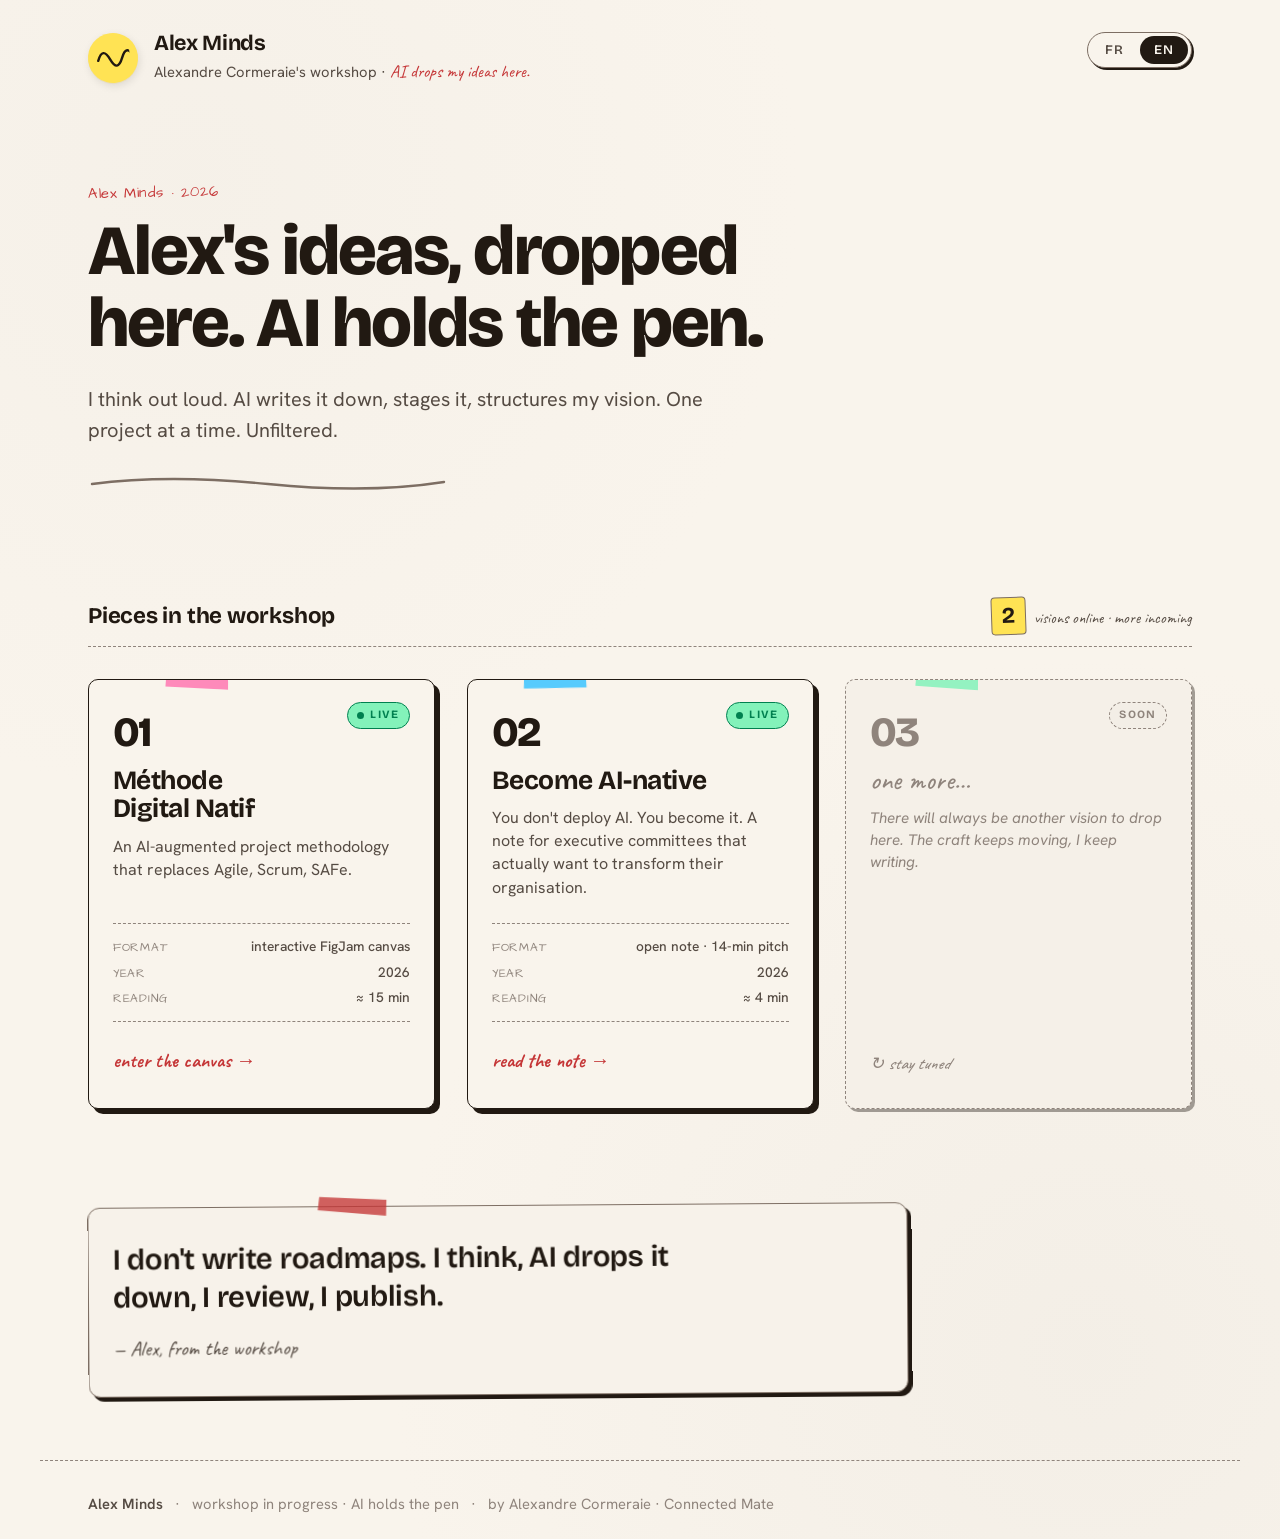
<file: index.html>
<!DOCTYPE html>
<html lang="fr">
<head>
  <meta charset="UTF-8" />
  <meta name="viewport" content="width=device-width, initial-scale=1" />
  <title>Alex Minds · L'atelier où l'IA pose mes idées</title>
  <meta name="description" content="Alex Minds — les idées d'Alex, posées ici. L'IA tient la plume. Atelier d'Alexandre Cormeraie (Connected Mate)." />

  <link rel="preconnect" href="https://fonts.googleapis.com">
  <link rel="preconnect" href="https://fonts.gstatic.com" crossorigin>
  <link href="https://fonts.googleapis.com/css2?family=Bricolage+Grotesque:opsz,wght@12..96,600;12..96,700;12..96,800&family=Hanken+Grotesk:wght@400;500;600;700&family=Caveat:wght@500;700&family=Architects+Daughter&display=swap" rel="stylesheet">

  <link rel="stylesheet" href="home.css" />
</head>
<body>

<!-- SVG filter ink (rendu griffonné des flèches) -->
<svg width="0" height="0" style="position:absolute" aria-hidden="true">
  <filter id="ink">
    <feTurbulence type="fractalNoise" baseFrequency="0.018" numOctaves="2" seed="3"/>
    <feDisplacementMap in="SourceGraphic" scale="1.2"/>
  </filter>
</svg>

<header class="home-header">
  <div class="brand-block">
    <span class="brand-mark" aria-hidden="true">
      <svg width="34" height="34" viewBox="0 0 34 34"><path d="M2 18 Q 8 4 14 18 T 26 18 T 38 18" fill="none" stroke="currentColor" stroke-width="2.4" stroke-linecap="round"/></svg>
    </span>
    <div>
      <h1>Alex Minds</h1>
      <p><span
           data-fr="l'atelier d'Alexandre Cormeraie · "
           data-en="Alexandre Cormeraie's workshop · ">l'atelier d'Alexandre Cormeraie · </span><span class="hand"
           data-fr="l'IA pose mes idées ici."
           data-en="AI drops my ideas here.">l'IA pose mes idées ici.</span></p>
    </div>
  </div>

  <div class="lang-toggle" role="tablist" aria-label="Langue / Language">
    <button type="button" class="lang-btn is-active" data-lang="fr" aria-pressed="true">FR</button>
    <button type="button" class="lang-btn" data-lang="en" aria-pressed="false">EN</button>
  </div>
</header>

<main class="home-main">

  <!-- ───────────────────────────────────────────────────────────
       INTRO — manifeste court, bilingue
       ─────────────────────────────────────────────────────────── -->
  <section class="intro">
    <p class="intro-eyebrow"
       data-fr="Alex Minds · 2026"
       data-en="Alex Minds · 2026">Alex Minds · 2026</p>

    <h2 class="intro-title"
        data-fr="Les idées d'Alex, posées ici. L'IA tient la plume."
        data-en="Alex's ideas, dropped here. AI holds the pen.">Les idées d'Alex, posées ici. L'IA tient la plume.</h2>

    <p class="intro-lede"
       data-fr="Je pense, je décris à voix haute. L'IA écrit, met en scène, structure ma vision. Un projet à la fois. Sans filtre."
       data-en="I think out loud. AI writes it down, stages it, structures my vision. One project at a time. Unfiltered.">
      Je pense, je décris à voix haute. L'IA écrit, met en scène, structure ma vision. Un projet à la fois. Sans filtre.
    </p>

    <span class="intro-line" aria-hidden="true">
      <svg viewBox="0 0 360 24"><path d="M4 14 Q 80 4 180 14 T 356 12" fill="none" stroke="currentColor" stroke-width="2.4" stroke-linecap="round"/></svg>
    </span>
  </section>

  <!-- ───────────────────────────────────────────────────────────
       GRILLE DES VISIONS
       ─────────────────────────────────────────────────────────── -->
  <section class="visions" aria-labelledby="visions-title">
    <header class="visions-head">
      <h3 id="visions-title"
          data-fr="Les pièces de l'atelier"
          data-en="Pieces in the workshop">Les pièces de l'atelier</h3>
      <p class="visions-counter">
        <span class="counter-num">2</span>
        <span class="counter-label hand"
              data-fr="visions en ligne · d'autres arrivent"
              data-en="visions online · more incoming">visions en ligne · d'autres arrivent</span>
      </p>
    </header>

    <div class="visions-grid">

      <!-- ═══ 01 — MÉTHODE DIGITAL NATIF (actif) ═══ -->
      <a class="vision-card vision-card-live has-washi has-washi--pink"
         href="methode-digital-natif.html">
        <span class="vision-num">01</span>
        <span class="vision-status">
          <span class="status-dot"></span>
          <span class="status-text"
                data-fr="EN LIGNE"
                data-en="LIVE">EN LIGNE</span>
        </span>

        <h4 class="vision-title">Méthode Digital&nbsp;Natif</h4>

        <p class="vision-tagline"
           data-fr="Une méthodologie projet IA-augmentée qui remplace Agile, Scrum, SAFe."
           data-en="An AI-augmented project methodology that replaces Agile, Scrum, SAFe.">
          Une méthodologie projet IA-augmentée qui remplace Agile, Scrum, SAFe.
        </p>

        <ul class="vision-meta">
          <li>
            <span class="meta-key"
                  data-fr="format"
                  data-en="format">format</span>
            <span class="meta-val"
                  data-fr="canvas FigJam interactif"
                  data-en="interactive FigJam canvas">canvas FigJam interactif</span>
          </li>
          <li>
            <span class="meta-key"
                  data-fr="année"
                  data-en="year">année</span>
            <span class="meta-val">2026</span>
          </li>
          <li>
            <span class="meta-key"
                  data-fr="lecture"
                  data-en="reading">lecture</span>
            <span class="meta-val"
                  data-fr="≈ 15 min"
                  data-en="≈ 15 min">≈ 15 min</span>
          </li>
        </ul>

        <span class="vision-cta hand"
              data-fr="entrer dans le canvas →"
              data-en="enter the canvas →">entrer dans le canvas →</span>
      </a>

      <!-- ═══ 02 — DEVENIR AI-NATIVE (actif) ═══ -->
      <a class="vision-card vision-card-live has-washi has-washi--blue"
         href="vision-02.html">
        <span class="vision-num">02</span>
        <span class="vision-status">
          <span class="status-dot"></span>
          <span class="status-text"
                data-fr="EN LIGNE"
                data-en="LIVE">EN LIGNE</span>
        </span>

        <h4 class="vision-title"
            data-fr="Devenir AI-native"
            data-en="Become AI-native">Devenir AI-native</h4>

        <p class="vision-tagline"
           data-fr="On ne déploie pas l'IA. On le devient. Une note pour les comités exécutifs qui veulent vraiment transformer leur organisation."
           data-en="You don't deploy AI. You become it. A note for executive committees that actually want to transform their organisation.">
          On ne déploie pas l'IA. On le devient. Une note pour les comités exécutifs qui veulent vraiment transformer leur organisation.
        </p>

        <ul class="vision-meta">
          <li>
            <span class="meta-key"
                  data-fr="format"
                  data-en="format">format</span>
            <span class="meta-val"
                  data-fr="note ouverte · pitch 14 min"
                  data-en="open note · 14-min pitch">note ouverte · pitch 14 min</span>
          </li>
          <li>
            <span class="meta-key"
                  data-fr="année"
                  data-en="year">année</span>
            <span class="meta-val">2026</span>
          </li>
          <li>
            <span class="meta-key"
                  data-fr="lecture"
                  data-en="reading">lecture</span>
            <span class="meta-val"
                  data-fr="≈ 4 min"
                  data-en="≈ 4 min">≈ 4 min</span>
          </li>
        </ul>

        <span class="vision-cta hand"
              data-fr="lire la note →"
              data-en="read the note →">lire la note →</span>
      </a>

      <!-- ═══ 03 — SLOT À VENIR ═══ -->
      <article class="vision-card vision-card-soon has-washi has-washi--mint"
               aria-disabled="true">
        <span class="vision-num">03</span>
        <span class="vision-status status-soon">
          <span class="status-text"
                data-fr="BIENTÔT"
                data-en="SOON">BIENTÔT</span>
        </span>

        <h4 class="vision-title vision-title-soon hand"
            data-fr="encore une…"
            data-en="one more…">encore une…</h4>

        <p class="vision-tagline-soon"
           data-fr="Il y aura toujours une nouvelle vision à poser ici. Le métier change, j'écris au fur et à mesure."
           data-en="There will always be another vision to drop here. The craft keeps moving, I keep writing.">
          Il y aura toujours une nouvelle vision à poser ici. Le métier change, j'écris au fur et à mesure.
        </p>

        <span class="vision-cta vision-cta-disabled hand"
              data-fr="↻ stay tuned"
              data-en="↻ stay tuned">↻ stay tuned</span>
      </article>

    </div>
  </section>

  <!-- ───────────────────────────────────────────────────────────
       SECTION SIGNATURE
       ─────────────────────────────────────────────────────────── -->
  <section class="signature-section">
    <p class="signature-quote"
       data-fr="Je ne fais pas de roadmap. Je pense, l'IA pose, je relis, je publie."
       data-en="I don't write roadmaps. I think, AI drops it down, I review, I publish.">
      Je ne fais pas de roadmap. Je pense, l'IA pose, je relis, je publie.
    </p>
    <p class="signature-sign hand"
       data-fr="— Alex, depuis l'atelier"
       data-en="— Alex, from the workshop">— Alex, depuis l'atelier</p>
  </section>

</main>

<footer class="home-footer">
  <p>
    <strong>Alex Minds</strong>
    <span class="footer-sep">·</span>
    <span data-fr="l'atelier en cours · l'IA tient la plume"
          data-en="workshop in progress · AI holds the pen">l'atelier en cours · l'IA tient la plume</span>
    <span class="footer-sep">·</span>
    <span class="footer-author" data-fr="par Alexandre Cormeraie · Connected Mate"
          data-en="by Alexandre Cormeraie · Connected Mate">par Alexandre Cormeraie · Connected Mate</span>
  </p>
</footer>

<script>
  // ════════════════ LANG TOGGLE (FR / EN) ════════════════
  (function () {
    const STORE_KEY = 'ac-vision-lang';

    function applyLang(lang) {
      // Texte des éléments avec data-fr / data-en
      document.querySelectorAll('[data-fr], [data-en]').forEach(el => {
        const v = el.dataset[lang];
        if (v) el.textContent = v;
      });

      // État visuel des boutons + ARIA
      document.querySelectorAll('.lang-btn').forEach(btn => {
        const active = btn.dataset.lang === lang;
        btn.classList.toggle('is-active', active);
        btn.setAttribute('aria-pressed', active ? 'true' : 'false');
      });

      // Lang attribute du <html> pour cohérence sémantique
      document.documentElement.setAttribute('lang', lang);

      // Persist
      try { localStorage.setItem(STORE_KEY, lang); } catch (e) { /* ignore */ }
    }

    // Init au chargement : reprend la préférence ou la langue navigateur
    let initial = 'fr';
    try {
      const stored = localStorage.getItem(STORE_KEY);
      if (stored === 'fr' || stored === 'en') {
        initial = stored;
      } else if (navigator.language && navigator.language.toLowerCase().startsWith('en')) {
        initial = 'en';
      }
    } catch (e) { /* ignore */ }
    applyLang(initial);

    // Écouteurs sur les boutons
    document.querySelectorAll('.lang-btn').forEach(btn => {
      btn.addEventListener('click', () => applyLang(btn.dataset.lang));
    });

    // Raccourci clavier : L pour toggle
    document.addEventListener('keydown', e => {
      if (e.key === 'l' || e.key === 'L') {
        const cur = document.documentElement.getAttribute('lang') || 'fr';
        applyLang(cur === 'fr' ? 'en' : 'fr');
      }
    });
  })();
</script>

</body>
</html>
</file>
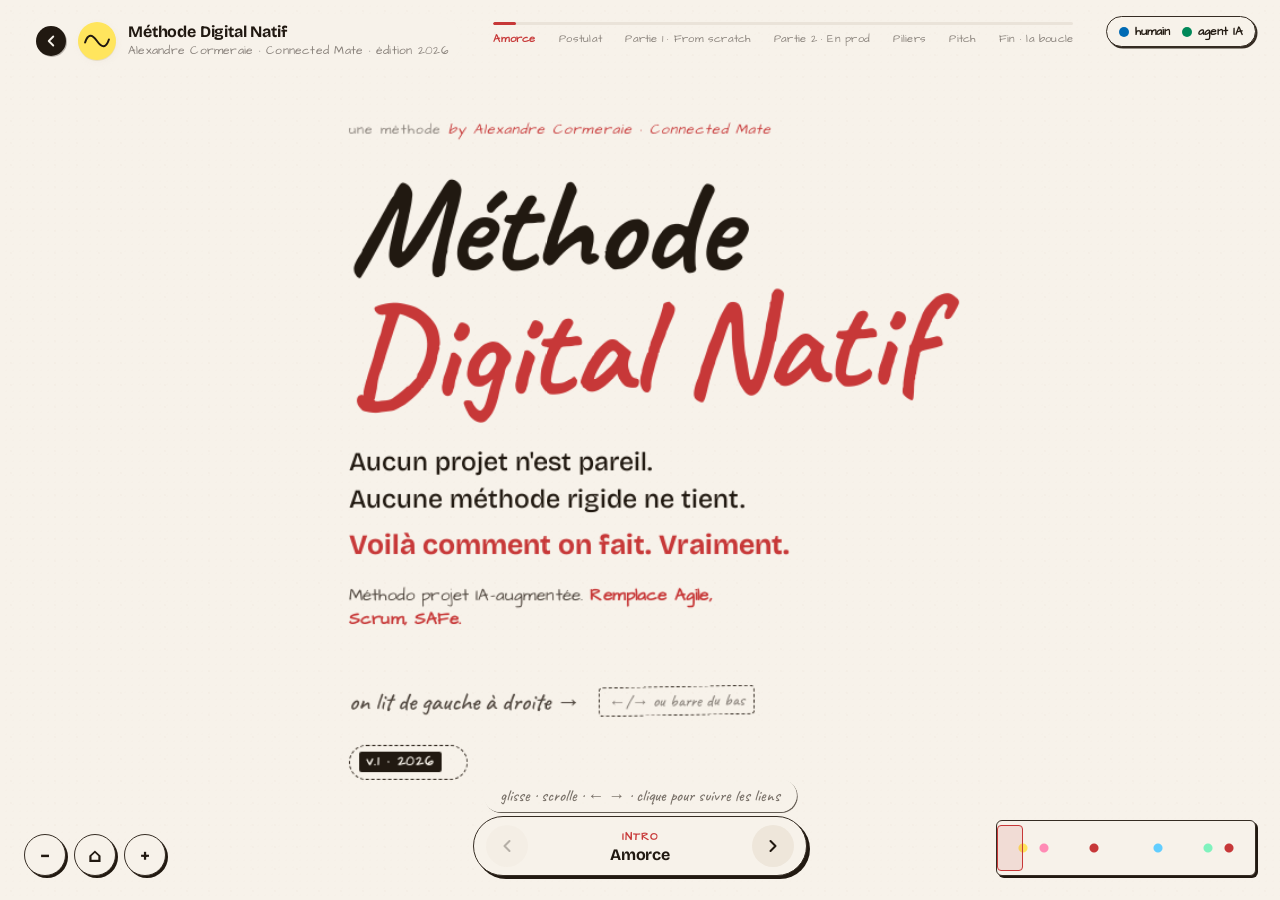
<file: methode-digital-natif.html>
<!doctype html>
<html lang="fr">
<head>
<meta charset="utf-8" />
<meta name="viewport" content="width=device-width,initial-scale=1,viewport-fit=cover" />
<meta name="theme-color" content="#f5efe1" />
<title>Méthode Digital Natif — Alexandre Cormeraie · Connected Mate</title>
<meta name="description" content="La méthodologie projet IA-augmentée. Agile, c'était avant. Voilà ce qu'on fait maintenant." />

<link rel="preconnect" href="https://fonts.googleapis.com" />
<link rel="preconnect" href="https://fonts.gstatic.com" crossorigin />
<link rel="stylesheet" href="https://fonts.googleapis.com/css2?family=Bricolage+Grotesque:opsz,wght@12..96,300..800&family=Hanken+Grotesk:wght@400;500;600;700&family=Caveat:wght@500;700&family=Architects+Daughter&display=swap" />
<link rel="stylesheet" href="styles.css" />
</head>
<body>

<div class="paper-grain" aria-hidden="true"></div>

<!-- ═══════════════════════════════════════════════════════════════════
     TOP BAR : marque + progression + légende humain/IA
     ═══════════════════════════════════════════════════════════════════ -->
<header class="topbar">
  <div class="brand">
    <a class="brand-back" href="index.html" aria-label="Retour à Alex Minds" title="← Alex Minds">
      <svg viewBox="0 0 24 24" width="18" height="18" aria-hidden="true"><path d="M15 6l-6 6 6 6" fill="none" stroke="currentColor" stroke-width="2.5" stroke-linecap="round" stroke-linejoin="round"/></svg>
    </a>
    <span class="brand-mark" aria-hidden="true">
      <svg viewBox="0 0 40 40" width="32" height="32"><path d="M5 20 Q12 5, 20 20 T35 20" fill="none" stroke="currentColor" stroke-width="2.5" stroke-linecap="round"/></svg>
    </span>
    <div>
      <div class="brand-text">Méthode Digital Natif</div>
      <div class="brand-tag">Alexandre Cormeraie · Connected Mate · édition 2026</div>
    </div>
  </div>

  <div class="progress-wrap" aria-label="Progression">
    <div class="progress-track"><div class="progress-fill" id="progress-fill"></div></div>
    <div class="progress-labels">
      <span data-step="0">Amorce</span>
      <span data-step="1">Postulat</span>
      <span data-step="2">Partie 1 · From scratch</span>
      <span data-step="11">Partie 2 · En prod</span>
      <span data-step="19">Piliers</span>
      <span data-step="23">Pitch</span>
      <span data-step="24">Fin · la boucle</span>
    </div>
  </div>

  <div class="legend-actor">
    <span class="legend-item"><span class="legend-dot legend-dot-human"></span>humain</span>
    <span class="legend-item"><span class="legend-dot legend-dot-ai"></span>agent IA</span>
  </div>
</header>

<!-- ═══════════════════════════════════════════════════════════════════
     CANVAS PAN/ZOOM
     ═══════════════════════════════════════════════════════════════════ -->
<main class="stage" id="stage" role="application" aria-label="Canvas méthode Digital Natif">

  <svg class="arrows" id="arrows" aria-hidden="true">
    <defs>
      <filter id="ink" x="-20%" y="-20%" width="140%" height="140%">
        <feTurbulence type="fractalNoise" baseFrequency="0.025" numOctaves="2" seed="3"/>
        <feDisplacementMap in="SourceGraphic" scale="1.6"/>
      </filter>
      <marker id="arrowhead" viewBox="0 0 10 10" refX="9" refY="5" markerWidth="7" markerHeight="7" orient="auto-start-reverse">
        <path d="M 0 0 L 10 5 L 0 10 z" fill="currentColor"/>
      </marker>
    </defs>
    <g id="arrows-layer"></g>
  </svg>

  <div class="canvas" id="canvas">

    <!-- ───────────────────────────────────────────────────────────
         ACTE 0 — OUVERTURE
         ─────────────────────────────────────────────────────────── -->
    <section class="zone-marker" data-step="0" data-zone="opening" style="--x:80px; --y:280px;">
      <div class="kicker-tag">une méthode <em>by Alexandre Cormeraie · Connected Mate</em></div>
      <h1 class="title-handwritten">Méthode<br/><em>Digital Natif</em></h1>
      <p class="lede">
        Aucun projet n'est pareil.<br/>
        Aucune méthode rigide ne tient.<br/>
        <strong>Voilà comment on fait. Vraiment.</strong>
      </p>
      <p class="intro-pitch">Méthodo projet IA-augmentée. <em>Remplace Agile, Scrum, SAFe.</em></p>
      <div class="reading-cue">
        <span class="hand">on lit de gauche à droite →</span>
        <span class="reading-cue-keys hand" aria-hidden="true">←/→ ou barre du bas</span>
      </div>
      <button class="intro-secret" type="button" aria-expanded="false" aria-label="Révéler le credo">
        <span class="intro-secret-tag">v.1 · 2026</span>
        <span class="intro-secret-reveal hand">— pas de slide. juste la méthode.</span>
      </button>
    </section>

    <!-- ───────────────────────────────────────────────────────────
         ACTE 1 — POSTULAT
         ─────────────────────────────────────────────────────────── -->
    <section class="zone-marker" data-step="1" data-zone="postulate" style="--x:1040px; --y:200px;">
      <div class="zone-header">
        <span class="zone-no">01</span>
        <h2 class="zone-title">Le postulat</h2>
        <p class="zone-sub">Quatre vérités. On part de là.</p>
      </div>

      <div class="stickies">
        <article class="sticky sticky-yellow" data-bloc="p1" data-links="part1-header" data-num="01" data-mini="→ remplace Scrum/SAFe">
          <p class="punch">Agile, c'était avant.</p>
          <p class="detail">Scrum, SAFe, RACI — au feu.</p>
        </article>
        <article class="sticky sticky-pink" data-bloc="p2" data-links="pillars-principles-center" data-num="02" data-mini="→ voir 4 principes">
          <p class="punch">Chaque projet est unique.</p>
          <p class="detail">Des blocs lego. On compose.</p>
        </article>
        <article class="sticky sticky-mint" data-bloc="p3" data-links="pillars-agents-center" data-num="03" data-mini="→ voir 20 agents">
          <p class="punch">L'IA bosse pour de vrai.</p>
          <p class="detail">20 agents. Chacun sa mission.</p>
        </article>
        <article class="sticky sticky-blue" data-bloc="p4" data-links="pillars-profiles-center" data-num="04" data-mini="→ voir 4 profils">
          <p class="punch">Moins d'humains. Digital natifs.</p>
          <p class="detail">Tech, UX, besoin — une seule tête.</p>
        </article>
      </div>
    </section>

    <!-- Mini bridge Postulat → Partie 1 -->
    <p class="bridge-note hand" style="--x:1860px; --y:460px;" aria-hidden="true">
      → et concrètement,<br/>voilà comment on fait.
    </p>

    <!-- Bifurcation : x=1900 (était 2010) pour libérer 300px de gap avec f-brief (x=2200..2480) -->
    <div class="bifurcation is-interactive" style="--x:1900px; --y:520px;" tabindex="0" role="img" aria-label="Bifurcation vers Partie 1">
      <div class="bif-dot" aria-hidden="true"></div>
      <span class="bif-label hand">deux chemins<br/>séquentiels ↘</span>
      <span class="bif-hint hand" aria-hidden="true">→ partie 1</span>
    </div>

    <!-- ───────────────────────────────────────────────────────────
         ═════════════════ PARTIE 1 — FROM SCRATCH ═════════════════
         ─────────────────────────────────────────────────────────── -->
    <section class="part-banner part-1" data-step="2" data-zone="flow-scratch" data-bloc="part1-header" style="--x:2200px; --y:60px;">
      <span class="part-tag">PARTIE 1</span>
      <h2 class="part-title">Naître <em>from scratch</em></h2>
      <p class="part-sub">7 phases · de la table vide au produit live</p>
      <div class="part-line" aria-hidden="true"></div>
    </section>

    <!-- ───── PHASE 1.1 — Brief : VRAIE SCÈNE autour de la table ───── -->
    <article class="node node-human node-brief-scene" data-bloc="f-brief" data-links="f-spec" data-actor="human" style="--x:2200px; --y:260px;">
      <span class="actor-pill actor-human">👤 × N</span>
      <span class="phase-num">1.1</span>
      <h4>Brief — autour de la table</h4>

      <div class="brief-table">
        <!-- Particules animées : inputs qui partent des personnages vers l'IA -->
        <span class="input-particle ip-1" aria-hidden="true"></span>
        <span class="input-particle ip-2" aria-hidden="true"></span>
        <span class="input-particle ip-3" aria-hidden="true"></span>
        <span class="input-particle ip-4" aria-hidden="true"></span>
        <span class="input-particle ip-5" aria-hidden="true"></span>
        <span class="input-particle ip-6" aria-hidden="true"></span>

        <!-- Table centre avec IA qui charge -->
        <div class="table-disc">
          <span class="table-ai-icon">⚡</span>
          <span class="table-ai-label">IA</span>
          <span class="table-ai-loading" aria-hidden="true">
            <span></span><span></span><span></span>
          </span>
          <span class="table-ai-sub hand">écoute · trie</span>
        </div>

        <!-- 9 personnages disposés autour : tous les profils qui contribuent au brief -->
        <div class="person p-po">
          <span class="person-emoji">👤</span>
          <span class="person-tag">PO</span>
        </div>
        <div class="person p-pm">
          <span class="person-emoji">📋</span>
          <span class="person-tag">PM</span>
        </div>
        <div class="person p-ux">
          <span class="person-emoji">🔍</span>
          <span class="person-tag">UX</span>
        </div>
        <div class="person p-ui">
          <span class="person-emoji">🎨</span>
          <span class="person-tag">UI</span>
        </div>
        <div class="person p-innov">
          <span class="person-emoji">💡</span>
          <span class="person-tag">Innov.</span>
        </div>
        <div class="person p-tech">
          <span class="person-emoji">⚙️</span>
          <span class="person-tag">Tech Lead</span>
        </div>
        <div class="person p-direction">
          <span class="person-emoji">🎯</span>
          <span class="person-tag">Direction</span>
        </div>
        <div class="person p-marketing">
          <span class="person-emoji">📣</span>
          <span class="person-tag">Marketing</span>
        </div>
        <div class="person p-crm">
          <span class="person-emoji">🤝</span>
          <span class="person-tag">Relations client</span>
        </div>

        <!-- Bulles d'échange -->
        <span class="brief-bubble bubble-top hand">↻ ils s'auto-challengent</span>

        <!-- Micro-détails FigJam : café, post-it, stylo posés sur la table -->
        <span class="brief-prop brief-prop-coffee" aria-hidden="true">
          <svg viewBox="0 0 18 18" width="18" height="18">
            <path d="M3 6 H 13 V 12 Q 13 14 11 14 H 5 Q 3 14 3 12 Z" fill="var(--paper)" stroke="var(--ink)" stroke-width="1.2"/>
            <path d="M13 7 Q 16 7.4 16 9.4 Q 16 11.4 13 11.4" fill="none" stroke="var(--ink)" stroke-width="1.2"/>
            <path d="M5.5 4 Q 5 3 5.8 2" fill="none" stroke="var(--ink-soft)" stroke-width="0.9" stroke-linecap="round"/>
            <path d="M8 4 Q 7.5 3 8.3 2" fill="none" stroke="var(--ink-soft)" stroke-width="0.9" stroke-linecap="round"/>
            <path d="M10.5 4 Q 10 3 10.8 2" fill="none" stroke="var(--ink-soft)" stroke-width="0.9" stroke-linecap="round"/>
          </svg>
        </span>
        <span class="brief-prop brief-prop-postit" aria-hidden="true"></span>
        <span class="brief-prop brief-prop-pen" aria-hidden="true">
          <svg viewBox="0 0 26 8" width="26" height="8">
            <path d="M1 4 L 19 4" stroke="var(--ink)" stroke-width="2.2" stroke-linecap="round"/>
            <path d="M19 1.6 L 24 4 L 19 6.4 Z" fill="var(--ink)"/>
            <path d="M2 4 L 4 4" stroke="var(--carmillon)" stroke-width="2.6" stroke-linecap="round"/>
          </svg>
        </span>

        <!-- Bulle "j'apporte X" qui apparaît au hover persona (texte injecté en JS) -->
        <span class="person-bubble hand" aria-hidden="true"></span>
      </div>

      <div class="ai-agents">
        <span class="ai-agents-label">⚡ agents :</span>
        <span class="ai-agent-chip">Cadrage</span>
        <span class="ai-agent-chip">Brief Parser</span>
      </div>
    </article>

    <!-- ───── PHASE 1.2 — Spec-driven : NOTE DE SPECS visible ───── -->
    <article class="node node-human node-spec-note" data-bloc="f-spec" data-links="f-wireframes" data-actor="human" style="--x:2580px; --y:260px;">
      <span class="actor-pill actor-human">👤+⚡</span>
      <span class="phase-num">1.2</span>
      <h4>Spec-driven · la note</h4>

      <div class="note-paper">
        <div class="note-paper-head">
          <span>SPECS · projet-x</span>
          <span class="note-counter" aria-hidden="true"><span class="note-counter-num">14</span><span class="hand">/ 20+ possibles</span></span>
        </div>

        <div class="note-section">
          <span class="note-icon">📱</span>
          <span class="note-name">UX</span>
          <span class="note-detail">parcours · a11y · mobile-first</span>
        </div>
        <div class="note-section">
          <span class="note-icon">🔧</span>
          <span class="note-name">Tech</span>
          <span class="note-detail">stack · API · tests · sécu</span>
        </div>
        <div class="note-section">
          <span class="note-icon">⚡</span>
          <span class="note-name">Features</span>
          <span class="note-detail">login · search · notif · auth</span>
        </div>
        <div class="note-section note-challenges">
          <span class="note-icon">🎯</span>
          <span class="note-name">Auto-challenges</span>
          <div class="note-challenge-list">
            <p class="hand">« et si X ? · ça scale ? · RGPD ? »</p>
          </div>
        </div>
        <div class="note-pulse-trail" aria-hidden="true"></div>
      </div>

      <span class="flux-tag flux-loop">↺ aller-retour H↔IA</span>
      <div class="ai-agents">
        <span class="ai-agents-label">⚡ agents :</span>
        <span class="ai-agent-chip">Spec Writer</span>
        <span class="ai-agent-chip">UX Mapper</span>
      </div>
    </article>

    <!-- ═══ BLOC STANDALONE : LE GROS BLOC DE SPECS (UX / Tech / Features détaillés) ═══ -->
    <article class="specs-full has-washi has-washi--yellow" data-bloc="f-spec-detail" data-links="f-spec,f-wireframes,f-predev" style="--x:2580px; --y:760px;">
      <span class="phase-num">1.3</span>
      <header class="specs-full-head">
        <span class="specs-full-tag">SPECS · projet-x</span>
        <span class="specs-full-counter"><span class="specs-full-num">22</span><span class="hand">/ 30+ possibles</span></span>
      </header>

      <div class="specs-full-grid">
        <div class="specs-full-group">
          <h6 class="specs-full-title"><span class="specs-full-icon">📱</span> UX <span class="specs-full-count">7</span></h6>
          <ul class="specs-full-list">
            <li><span class="specs-full-pin">01</span> parcours user simple</li>
            <li><span class="specs-full-pin">02</span> mobile-first</li>
            <li><span class="specs-full-pin">03</span> a11y AA</li>
            <li><span class="specs-full-pin">04</span> dark mode</li>
            <li><span class="specs-full-pin">05</span> i18n FR/EN</li>
            <li><span class="specs-full-pin">06</span> offline-first</li>
            <li><span class="specs-full-pin">07</span> perf budget &lt; 200ko</li>
          </ul>
        </div>

        <div class="specs-full-group">
          <h6 class="specs-full-title"><span class="specs-full-icon">🔧</span> Tech <span class="specs-full-count">7</span></h6>
          <ul class="specs-full-list">
            <li><span class="specs-full-pin">08</span> stack moderne</li>
            <li><span class="specs-full-pin">09</span> REST + GraphQL</li>
            <li><span class="specs-full-pin">10</span> tests auto</li>
            <li><span class="specs-full-pin">11</span> sécu OAuth</li>
            <li><span class="specs-full-pin">12</span> rate limiting</li>
            <li><span class="specs-full-pin">13</span> cache CDN edge</li>
            <li><span class="specs-full-pin">14</span> monitoring Sentry</li>
          </ul>
        </div>

        <div class="specs-full-group specs-full-group--features">
          <h6 class="specs-full-title"><span class="specs-full-icon">⚡</span> Features <span class="specs-full-count">8</span></h6>
          <ul class="specs-full-list specs-full-list-features">
            <li><span class="specs-full-pin specs-full-pin-feat">15</span> login <span class="specs-full-target">→ Login</span></li>
            <li><span class="specs-full-pin specs-full-pin-feat">16</span> onboarding <span class="specs-full-target">→ Onbrd.</span></li>
            <li><span class="specs-full-pin specs-full-pin-feat">17</span> feed <span class="specs-full-target">→ Home</span></li>
            <li><span class="specs-full-pin specs-full-pin-feat">18</span> profil <span class="specs-full-target">→ Profil</span></li>
            <li><span class="specs-full-pin specs-full-pin-feat">19</span> recherche <span class="specs-full-target">→ Recherche</span></li>
            <li><span class="specs-full-pin specs-full-pin-feat">20</span> notifs <span class="specs-full-target">→ Notifs</span></li>
            <li><span class="specs-full-pin specs-full-pin-feat">21</span> dashboard analytics <span class="specs-full-target">→ Stats</span></li>
            <li><span class="specs-full-pin specs-full-pin-feat">22</span> export PDF <span class="specs-full-target">→ Export</span></li>
          </ul>
        </div>
      </div>

      <p class="specs-full-foot hand">↓ chaque ligne devient un écran ↓</p>
    </article>

    <!-- ═══ GRAND BLOC WIREFRAMES (sous le bloc specs — uniquement les écrans) ═══ -->
    <div class="wireframes-flat wireframes-flat-clean" data-bloc="f-wireframes" data-links="f-predev" style="--x:2580px; --y:1240px;">
      <span class="phase-num">1.4</span>
      <span class="wf-team-tag hand" aria-hidden="true">👥 TEAM REVIEW</span>
      <div class="wf-header wf-header-tight wf-header-pin">
        <span class="wf-label-pin hand">ON GÉNÈRE LES WIREFRAMES</span>
        <span class="wf-sub-pin hand">· pour que tout le monde soit d'accord sur l'app ·</span>
      </div>

      <!-- Bloc explicatif : POURQUOI on génère les wireframes -->
      <aside class="wf-explainer hand" aria-label="Pourquoi des wireframes">
        <p class="wf-explainer-lead">
          Pour que <strong>tout le monde</strong> soit d'accord avant de coder.
        </p>
        <p class="wf-explainer-body">
          Le <span class="wf-role wf-role-designer">designer</span>, le <span class="wf-role wf-role-dev">dev</span>,
          le <span class="wf-role wf-role-po">PO</span>, le <span class="wf-role wf-role-tl">tech lead</span> —
          tout le monde voit le flow et valide en équipe.
        </p>
      </aside>

      <!-- Toggle device : mobile / ordinateur -->
      <div class="wf-device-toggle" role="radiogroup" aria-label="Type d'écran wireframes">
        <span class="wf-device-hint hand" aria-hidden="true">↑ change le device</span>
        <button type="button" class="wf-device-btn is-active" data-device="ordi" aria-checked="true" role="radio">
          <svg width="14" height="11" viewBox="0 0 14 11" aria-hidden="true"><rect x="0.7" y="0.7" width="12.6" height="8" rx="1.2" fill="none" stroke="currentColor" stroke-width="1.2"/><path d="M4.5 10.3 H 9.5" stroke="currentColor" stroke-width="1.2" stroke-linecap="round"/></svg>
          <span class="hand">ordinateur</span>
        </button>
        <button type="button" class="wf-device-btn" data-device="mobile" aria-checked="false" role="radio">
          <svg width="9" height="13" viewBox="0 0 9 13" aria-hidden="true"><rect x="0.7" y="0.7" width="7.6" height="11.6" rx="1.4" fill="none" stroke="currentColor" stroke-width="1.2"/><circle cx="4.5" cy="11" r="0.6" fill="currentColor"/></svg>
          <span class="hand">mobile</span>
        </button>
      </div>

      <div class="wf-body wf-body-tree" data-device="ordi">

        <!-- ── ARBRE 1 → 3 → 4 : génération arborescente IA ── -->
        <div class="wf-tree" aria-label="Arborescence de génération wireframes">

          <span class="wf-tree-handnote hand">↓ 1 brief · l'IA génère l'arbre…</span>

          <!-- Niveau 0 : 1 wireframe parent -->
          <div class="wf-tree-level wf-tree-level-root">
            <div class="wf-card wf-card-root">
              <span class="wf-card-badge hand">brief</span>
              <div class="wf-card-topbar">
                <span class="wf-card-dot"></span>
                <span class="wf-card-dot"></span>
                <span class="wf-card-dot"></span>
              </div>
              <div class="wf-card-lines">
                <span class="wf-line wf-line-hero"></span>
                <span class="wf-line wf-line-80"></span>
                <span class="wf-line wf-line-60"></span>
                <span class="wf-line wf-line-cta"></span>
              </div>
              <span class="wf-card-label">Home</span>
            </div>
          </div>

          <!-- Liens niveau 0 → niveau 1 (1 vers 3) -->
          <svg class="wf-link wf-link-1to3" viewBox="0 0 360 56" aria-hidden="true">
            <g filter="url(#ink)">
              <path d="M180 2 L180 18" fill="none" stroke="currentColor" stroke-width="1.8" stroke-linecap="round"/>
              <path d="M180 18 Q 178 32 64 52" fill="none" stroke="currentColor" stroke-width="1.8" stroke-linecap="round" stroke-dasharray="3 4"/>
              <path d="M180 18 L180 52" fill="none" stroke="currentColor" stroke-width="1.8" stroke-linecap="round" stroke-dasharray="3 4"/>
              <path d="M180 18 Q 182 32 296 52" fill="none" stroke="currentColor" stroke-width="1.8" stroke-linecap="round" stroke-dasharray="3 4"/>
            </g>
          </svg>

          <!-- Niveau 1 : 3 enfants en ligne -->
          <div class="wf-tree-level wf-tree-level-children">
            <div class="wf-card wf-card-child">
              <div class="wf-card-topbar">
                <span class="wf-card-dot"></span>
              </div>
              <div class="wf-card-lines">
                <span class="wf-line wf-line-80"></span>
                <span class="wf-line wf-line-60"></span>
                <span class="wf-line wf-line-80"></span>
              </div>
              <span class="wf-card-label">Liste</span>
            </div>
            <div class="wf-card wf-card-child">
              <div class="wf-card-topbar">
                <span class="wf-card-dot"></span>
              </div>
              <div class="wf-card-lines">
                <span class="wf-line wf-line-hero-s"></span>
                <span class="wf-line wf-line-80"></span>
                <span class="wf-line wf-line-60"></span>
              </div>
              <span class="wf-card-label">Détail</span>
            </div>
            <div class="wf-card wf-card-child">
              <div class="wf-card-topbar">
                <span class="wf-card-dot"></span>
              </div>
              <div class="wf-card-lines">
                <span class="wf-line wf-line-circle"></span>
                <span class="wf-line wf-line-80"></span>
                <span class="wf-line wf-line-60"></span>
              </div>
              <span class="wf-card-label">Profil</span>
            </div>
          </div>

          <!-- Liens niveau 1 → niveau 2 (3 vers 4) -->
          <svg class="wf-link wf-link-3to4" viewBox="0 0 360 44" aria-hidden="true">
            <g filter="url(#ink)">
              <path d="M50 0 Q 48 20 45 42" fill="none" stroke="currentColor" stroke-width="1.5" stroke-linecap="round" stroke-dasharray="2 4"/>
              <path d="M50 0 Q 90 20 140 42" fill="none" stroke="currentColor" stroke-width="1.5" stroke-linecap="round" stroke-dasharray="2 4"/>
              <path d="M180 0 Q 200 20 225 42" fill="none" stroke="currentColor" stroke-width="1.5" stroke-linecap="round" stroke-dasharray="2 4"/>
              <path d="M310 0 Q 312 20 315 42" fill="none" stroke="currentColor" stroke-width="1.5" stroke-linecap="round" stroke-dasharray="2 4"/>
            </g>
          </svg>

          <!-- Niveau 2 : 4 petits-enfants -->
          <div class="wf-tree-level wf-tree-level-grand">
            <div class="wf-card wf-card-grand">
              <div class="wf-card-lines">
                <span class="wf-line wf-line-60"></span>
                <span class="wf-line wf-line-80"></span>
              </div>
            </div>
            <div class="wf-card wf-card-grand">
              <div class="wf-card-lines">
                <span class="wf-line wf-line-80"></span>
                <span class="wf-line wf-line-60"></span>
              </div>
            </div>
            <div class="wf-card wf-card-grand">
              <div class="wf-card-lines">
                <span class="wf-line wf-line-60"></span>
                <span class="wf-line wf-line-80"></span>
              </div>
            </div>
            <div class="wf-card wf-card-grand">
              <div class="wf-card-lines">
                <span class="wf-line wf-line-80"></span>
                <span class="wf-line wf-line-60"></span>
              </div>
            </div>
          </div>

          <span class="wf-tree-annot hand">↑ 1 input · 3 pages · 4 variantes ↑</span>

        </div>

      </div>

      <p class="wireframes-caption wireframes-caption-validate wireframes-caption-validate-strong hand">↑ tout le monde valide ce flow avant de coder ↑</p>
      <p class="wireframes-caption wireframes-caption-sub hand">l'IA déroule l'arbre : <span class="caption-pill">brief</span> → <span class="caption-pill">3 pages</span> → <span class="caption-pill">4 variantes</span></p>
    </div>

    <!-- Annotation manuscrite — pivot 1.3 → 1.4 (sticky note jaune) -->
    <div class="pivot-banner" style="--x:3080px; --y:130px;" aria-hidden="true">
      ↘ ici commence <strong>VRAIMENT</strong> le projet<span class="pivot-banner-sep">·</span>ça se coupe en 2
    </div>

    <!-- ───── PHASE 1.3 — Pré-développement (vertical : Design ↑ / Tech ↓) ───── -->
    <article class="node node-predev-split node-predev-stack has-washi has-washi--blue" data-bloc="f-predev" data-links="f-split,f-predev-design,f-predev-tech" data-actor="human" style="--x:2880px; --y:240px;">
      <span class="actor-pill actor-human actor-pill-onpaper">👤</span>
      <span class="phase-num">1.5</span>
      <h4>Pré-développement — on <em>slice</em> les specs</h4>

      <div class="predev-incoming hand">↙ les specs arrivent · on les coupe en 2</div>

      <div class="predev-stack">
        <!-- Slice DESIGN (au-dessus) -->
        <div class="predev-lane predev-lane-design" data-bloc="f-predev-design" data-links="f-design-artist,f-split">
          <span class="predev-lane-tag">🎨 SLICE · design</span>
          <ul class="predev-lane-list">
            <li><span class="predev-pin">#01</span> parcours user</li>
            <li><span class="predev-pin">#03</span> a11y AA</li>
            <li><span class="predev-pin">#04</span> dark mode</li>
          </ul>
          <span class="predev-lane-out hand">→ part en signature</span>
        </div>

        <span class="predev-divider" aria-hidden="true"></span>

        <!-- Slice TECH (en-dessous) -->
        <div class="predev-lane predev-lane-tech" data-bloc="f-predev-tech" data-links="f-dev-socle,f-split">
          <span class="predev-lane-tag">⚙️ SLICE · tech (code initial)</span>
          <ul class="predev-lane-list">
            <li><span class="predev-pin">#05</span> stack moderne</li>
            <li><span class="predev-pin">#06</span> API</li>
            <li><span class="predev-pin">#07</span> tests auto</li>
            <li><span class="predev-pin">#08</span> sécu OAuth</li>
          </ul>
          <span class="predev-lane-out hand">→ lance les agents</span>
        </div>
      </div>

      <!-- 2 flèches griffonnées qui sortent à droite : une par slice, vers Le Split -->
      <svg class="predev-exit-arrows" viewBox="0 0 60 220" aria-hidden="true">
        <!-- Flèche du haut : Design → Split lane design -->
        <path d="M2 56 Q 28 56 50 36" fill="none"
              stroke="var(--pink-deep)" stroke-width="2.2" stroke-linecap="round"/>
        <path d="M44 30 L50 36 L42 42" fill="none"
              stroke="var(--pink-deep)" stroke-width="2.2" stroke-linecap="round" stroke-linejoin="round"/>
        <!-- Flèche du bas : Tech → Split lane dev -->
        <path d="M2 164 Q 28 164 50 184" fill="none"
              stroke="var(--blue-deep)" stroke-width="2.2" stroke-linecap="round"/>
        <path d="M44 178 L50 184 L42 190" fill="none"
              stroke="var(--blue-deep)" stroke-width="2.2" stroke-linecap="round" stroke-linejoin="round"/>
      </svg>
    </article>

    <!-- ───── PHASE 1.4 — Le split (TOUT en parallèle : design + dev font Vibe et DS ensemble) ───── -->
    <article class="node node-split-block node-split-stacked node-split-wide node-human has-washi has-washi--pink has-washi--double" data-bloc="f-split" data-links="f-design-artist,f-dev-socle,f-vibe,f-components,f-converge" data-actor="human" style="--x:3180px; --y:240px;">
      <span class="actor-pill actor-human actor-pill-onpaper">👤</span>
      <span class="phase-num">1.6</span>
      <h4>Le split — design <em>et</em> dev partent <em>ensemble</em>, du brief jusqu'au DS</h4>

      <div class="split-rows">
        <!-- Row 1 : DESIGN (au-dessus) — Designer Artist + Vibe Designer + Génère le DS -->
        <div class="split-row split-row-design split-row-3" data-bloc="f-design-artist" data-links="f-handoff,f-vibe,f-components,f-converge">
          <span class="split-row-tag">🎨 DESIGN</span>
          <div class="split-row-steps split-row-steps-3">
            <div class="split-step" data-bloc="f-design-artist-step">
              <strong>Designer Artist</strong>
              <p>Figma · pages signature · dev front pixel-perfect</p>
            </div>
            <span class="split-row-arrow hand">→ relais IA →</span>
            <div class="split-step split-step-ia" data-bloc="f-vibe" data-links="f-converge">
              <strong>Vibe Designer</strong>
              <p>vibe-designe le reste · anim. comprises ⚡</p>
            </div>
            <span class="split-row-arrow hand">→ surveille →</span>
            <div class="split-step split-step-ia" data-bloc="f-components" data-links="f-converge">
              <strong>Génère le DS</strong>
              <p>composants partagés · dev s'assure que l'IA respecte ET crée le DS</p>
            </div>
          </div>
        </div>

        <!-- Divider parallèle : les deux flots roulent en même temps -->
        <span class="split-rows-divider" aria-hidden="true">
          <span class="hand">↕ en parallèle, du début à la fin</span>
        </span>

        <!-- Row 2 : DEV (en-dessous) — le dev pose la base du code applicatif -->
        <div class="split-row split-row-dev split-row-3" data-bloc="f-dev-socle" data-links="f-handoff,f-branches,f-converge">
          <span class="split-row-tag">⚙️ DEV</span>
          <div class="split-row-steps split-row-steps-3">
            <div class="split-step">
              <strong>Dev tech lead</strong>
              <p>choix techniques · règles de code</p>
            </div>
            <span class="split-row-arrow hand">→ lance agents →</span>
            <div class="split-step" data-bloc="f-branches" data-links="f-converge">
              <strong>Branches isolées</strong>
              <p>agents construisent en parallèle ⚡</p>
            </div>
            <span class="split-row-arrow hand">→ pose →</span>
            <div class="split-step" data-bloc="f-handoff" data-links="f-converge">
              <strong>Base du code applicatif</strong>
              <p>architecture · routes · modules · socle</p>
            </div>
          </div>
        </div>
      </div>

      <div class="ai-agents">
        <span class="ai-agents-label">⚡ agents :</span>
        <span class="ai-agent-chip">Architecte</span>
        <span class="ai-agent-chip">Feature Coder</span>
        <span class="ai-agent-chip">Vibe Design</span>
        <span class="ai-agent-chip">Composants</span>
      </div>

      <!-- Pink (Design) + Blue (Dev) fusionnent puis flèche unique converge au
           MILIEU VERTICAL du bloc 1.7 (canvas y=410). viewBox 100×200 mappé sur
           dimensions CSS 100px × 200px (top:20px, right:-100px de f-split). -->
      <svg class="split-exit-arrows" viewBox="0 0 100 200" aria-hidden="true">
        <!-- Pink (Design) : depuis right edge Design row → fusion au milieu (40, 150) -->
        <path d="M2 60 C 22 60, 32 110, 40 148" fill="none"
              stroke="var(--pink-deep)" stroke-width="2.6" stroke-linecap="round"/>
        <!-- Blue (Dev) : depuis right edge Dev row → fusion au milieu (40, 150) -->
        <path d="M2 186 C 22 186, 32 175, 40 152" fill="none"
              stroke="var(--blue-deep)" stroke-width="2.6" stroke-linecap="round"/>
        <!-- Point de fusion (cercle blanc bordé) -->
        <circle cx="40" cy="150" r="5" fill="var(--paper)" stroke="var(--ink)" stroke-width="1.6"/>
        <!-- Trait noir + pointe → milieu vertical de Convergence (y=410 canvas) -->
        <path d="M46 150 L 64 150" fill="none"
              stroke="var(--ink)" stroke-width="3" stroke-linecap="round"/>
        <path d="M56 144 L 64 150 L 56 156" fill="none"
              stroke="var(--ink)" stroke-width="3" stroke-linecap="round" stroke-linejoin="round"/>
        <!-- Label manuscrit en haut -->
        <text x="40" y="22" text-anchor="middle" font-size="12"
              fill="var(--ink-soft)" font-style="italic">tout devient</text>
        <text x="40" y="38" text-anchor="middle" font-size="13"
              fill="var(--pink-deep)" font-style="italic" font-weight="700">le FRONT →</text>
      </svg>
    </article>

    <!-- ───── PHASE 1.5 — Convergence (vrai bloc : front × back se branchent ICI) ───── -->
    <article class="node node-converge-wide node-human has-washi has-washi--mint has-washi--double" data-bloc="f-converge" data-links="f-backend,f-live" data-actor="human" style="--x:3960px; --y:240px;">
      <span class="actor-pill actor-human actor-pill-onpaper">👤</span>
      <span class="phase-num">1.7</span>
      <h4>Convergence — <em>front × back se branchent</em></h4>

      <div class="converge-stack">
        <!-- INPUT FRONT (au-dessus) : sort du Le Split, lane design -->
        <div class="converge-input converge-input-front">
          <span class="converge-input-tag">⬇ FRONT</span>
          <p class="converge-input-text">design + DS + code front sortent de la lane design</p>
        </div>

        <!-- mini flèche griffonnée FRONT → × (descend en biais) -->
        <svg class="converge-mini-arrow converge-mini-arrow--front" viewBox="0 0 40 26" aria-hidden="true">
          <path d="M8 1 C 10 8, 14 12, 19 16 C 22 18, 24 19, 32 23" />
          <path d="M28 19 L 32 23 L 27 24" />
        </svg>

        <!-- Point central de fusion : ordi + téléphone (le produit final tourne sur les 2) -->
        <div class="converge-center converge-center--devices" aria-hidden="true">
          <span class="converge-devices">
            <svg class="converge-device converge-device--desktop" viewBox="0 0 42 32" aria-hidden="true">
              <rect x="2.5" y="2.5" width="37" height="22" rx="2.4" fill="var(--paper)" stroke="var(--ink)" stroke-width="1.6"/>
              <path d="M6 6 L 36 6" stroke="var(--ink)" stroke-width="0.8" opacity="0.35"/>
              <path d="M16 27 L 26 27" stroke="var(--ink)" stroke-width="1.6" stroke-linecap="round"/>
              <path d="M14 30 L 28 30" stroke="var(--ink)" stroke-width="1.6" stroke-linecap="round"/>
            </svg>
            <svg class="converge-device converge-device--mobile" viewBox="0 0 22 32" aria-hidden="true">
              <rect x="2" y="2" width="18" height="28" rx="3" fill="var(--paper)" stroke="var(--ink)" stroke-width="1.6"/>
              <path d="M9 5 L 13 5" stroke="var(--ink)" stroke-width="1" stroke-linecap="round" opacity="0.5"/>
              <circle cx="11" cy="26.6" r="1" fill="none" stroke="var(--ink)" stroke-width="1"/>
            </svg>
          </span>
          <span class="converge-center-label hand">se branchent</span>
        </div>

        <!-- mini flèche griffonnée BACK → × (monte en biais) -->
        <svg class="converge-mini-arrow converge-mini-arrow--back" viewBox="0 0 40 26" aria-hidden="true">
          <path d="M32 25 C 30 18, 26 14, 21 10 C 18 8, 16 7, 8 3" />
          <path d="M12 7 L 8 3 L 13 2" />
        </svg>

        <!-- INPUT BACK (en-dessous) : socle code applicatif + services Backend -->
        <div class="converge-input converge-input-back">
          <span class="converge-input-tag">⬆ BACK</span>
          <p class="converge-input-text">base code applicatif (lane dev) + services Backend remontent</p>
        </div>
      </div>

      <p class="converge-foot hand">→ pixel-perfect validé · DS branché · tests passent</p>

      <div class="ai-agents">
        <span class="ai-agents-label">⚡ agents :</span>
        <span class="ai-agent-chip">Audit Code</span>
        <span class="ai-agent-chip">Audit Design</span>
        <span class="ai-agent-chip">Backend Connect</span>
        <span class="ai-agent-chip">Test Runner</span>
      </div>
    </article>

    <!-- ───── BACKEND — input parallèle, positionné À DROITE de Convergence (entre par le milieu) ───── -->
    <!-- Wave 1 region C : déplacé de 4380 → 4440 pour gap "expansif" 140px avec Convergence. -->
    <article class="node node-human node-backend-feed" data-bloc="f-backend" data-links="f-converge" data-actor="human" style="--x:4440px; --y:340px;">
      <span class="actor-pill actor-human">👤</span>
      <span class="node-tag node-tag-backend">BACKEND</span>
      <h4>Services branchés</h4>
      <p>agents testeurs · routes · auth · data</p>
      <span class="flux-tag flux-ai2h">← entre dans Convergence</span>
    </article>

    <!-- Sticky récap fin Partie 1 — flag 1.8 (W3 P1) -->
    <div class="pivot-banner" style="--x:4830px; --y:130px;" aria-hidden="true">
      ✓ <strong>live</strong> · prêt pour la vraie vie
    </div>

    <!-- ───── PHASE 1.8 — Le produit vit (final) ───── -->
    <!-- Wave 1 region C : déplacé de 4720 → 4820 pour gap "expansif" 150px avec Backend (right=4670). -->
    <article class="node node-end node-human node-live" data-bloc="f-live" data-links="prod-tool" data-actor="human" style="--x:4820px; --y:240px;">
      <span class="actor-pill actor-human actor-pill-onpaper">👤</span>
      <span class="phase-num phase-num-light">1.8</span>
      <div class="end-icon">🚀</div>
      <h4>Le produit vit</h4>
      <ul class="live-checklist" aria-label="checklist de finalisation">
        <li><span class="live-check">✓</span> devs reprennent en main</li>
        <li><span class="live-check">✓</span> stabilisation par agents IA</li>
        <li><span class="live-check">✓</span> tests automatisés passent</li>
        <li><span class="live-check">✓</span> users testent en interne</li>
        <li class="live-final"><span class="live-arrow">→</span> prêt pour vivre en prod</li>
      </ul>
      <p class="hand">→ partie 2 commence ici</p>
    </article>

    <!-- ═══ PETITES FLÈCHES MANUSCRITES entre chaque phase (style FigJam) ═══ -->
    <div class="phase-arrow" style="--x:2490px; --y:360px;" aria-hidden="true">
      <svg viewBox="0 0 90 30"><path d="M5 15 C 25 5 60 5 80 15" fill="none" stroke="currentColor" stroke-width="2.5" stroke-linecap="round"/><path d="M72 7 L 82 15 L 72 23" fill="none" stroke="currentColor" stroke-width="2.5" stroke-linecap="round" stroke-linejoin="round"/></svg>
    </div>
    <!-- (Plus de flèche 1.2 → 1.5 : le flux passe désormais par 1.3 — voir phase-arrow-vertical x=2670) -->
    <!-- (Plus de phase-arrow entre 1.3 et 1.4 : 2 flèches griffonnées internes au pré-dev — une par slice) -->
    <!-- (Plus de phase-arrow entre 1.4 et 1.5 : 2 flèches griffonnées de sortie du Le Split convergent vers 1.5) -->
    <!-- Phase-arrow entre 1.7 Convergence et 1.8 Le produit vit — passe AU-DESSUS de Backend (re-routée Wave 1 region C : 4500 → 4530 pour centrer entre Convergence right=4300 et Live left=4820, sans toucher Backend (top y=340)) -->
    <div class="phase-arrow phase-arrow-labeled" style="--x:4530px; --y:180px;" aria-hidden="true">
      <span class="phase-arrow-label hand">↗ part en prod</span>
      <svg viewBox="0 0 90 30"><path d="M5 15 C 25 5 60 5 80 15" fill="none" stroke="currentColor" stroke-width="2.5" stroke-linecap="round"/><path d="M72 7 L 82 15 L 72 23" fill="none" stroke="currentColor" stroke-width="2.5" stroke-linecap="round" stroke-linejoin="round"/></svg>
    </div>
    <!-- (Flèches latérales "FRONT entre" / "BACK entre" supprimées — la convergence
         pink+blue du split-exit-arrows arrive maintenant directement au milieu vertical
         du bloc 1.7 Convergence) -->

    <!-- Flèche verticale de f-spec (1.2) → bloc specs détaillé en dessous -->
    <!-- y=690 (était 610) : démarre sous f-spec bottom (~680 après shift y=260). svg height réduit à 65px inline pour terminer juste avant f-spec-detail top (760). -->
    <div class="phase-arrow phase-arrow-vertical" style="--x:2670px; --y:690px;" aria-hidden="true">
      <span class="phase-arrow-label hand">se déplie ↓</span>
      <svg viewBox="0 0 50 130" style="height:65px;"><path d="M25 0 Q 35 65 25 130" fill="none" stroke="currentColor" stroke-width="2.5" stroke-linecap="round"/><path d="M17 122 L 25 130 L 33 122" fill="none" stroke="currentColor" stroke-width="2.5" stroke-linecap="round" stroke-linejoin="round"/></svg>
    </div>
    <!-- Bidirectionnel specs détaillé ↔ wireframes : flèche descendante (spec→écran) + remontante (écran→spec) -->
    <div class="phase-arrow phase-arrow-vertical phase-arrow-bidir phase-arrow-bidir--down" style="--x:2660px; --y:1110px;" aria-hidden="true">
      <span class="phase-arrow-label hand">↓ chaque spec<br/>devient un wireframe</span>
      <svg viewBox="0 0 50 130"><path d="M25 0 Q 34 65 25 130" fill="none" stroke="currentColor" stroke-width="2.5" stroke-linecap="round"/><path d="M17 122 L 25 130 L 33 122" fill="none" stroke="currentColor" stroke-width="2.5" stroke-linecap="round" stroke-linejoin="round"/></svg>
    </div>
    <div class="phase-arrow phase-arrow-vertical phase-arrow-bidir phase-arrow-bidir--up" style="--x:2920px; --y:1110px;" aria-hidden="true">
      <span class="phase-arrow-label hand">↑ chaque écran<br/>remonte vers sa spec</span>
      <svg viewBox="0 0 50 130"><path d="M25 130 Q 16 65 25 0" fill="none" stroke="currentColor" stroke-width="2.5" stroke-linecap="round" stroke-dasharray="5 5"/><path d="M17 8 L 25 0 L 33 8" fill="none" stroke="currentColor" stroke-width="2.5" stroke-linecap="round" stroke-linejoin="round"/></svg>
    </div>

    <!-- (Plus de flèche courbe 1.5 → 1.3 : le flux est linéaire 1.2 → 1.3 → 1.5, pas de retour visuel) -->


    <!-- ───────────────────────────────────────────────────────────
         ═════════════════ PARTIE 2 — VIVRE EN PROD ═════════════════
         ─────────────────────────────────────────────────────────── -->
    <section class="part-banner part-2" data-step="3" data-zone="flow-prod" data-bloc="part2-header" style="--x:5680px; --y:60px;">
      <span class="part-tag">PARTIE 2</span>
      <h2 class="part-title">Vivre <em>en prod</em></h2>
      <p class="part-sub">7 phases · 2 humains · ça boucle</p>
      <div class="part-line" aria-hidden="true"></div>

      <aside class="flux-legend" aria-label="Légende des flux">
        <span class="flux-legend-title hand">les flux</span>
        <span class="flux-legend-row">
          <span class="flux-legend-glyph"><span class="fg-human">👤</span><span class="fg-arrow">⇢</span><span class="fg-ai">⚡</span></span>
          <span class="flux-legend-text">humain → IA <em>(l'humain délègue)</em></span>
        </span>
        <span class="flux-legend-row">
          <span class="flux-legend-glyph"><span class="fg-ai">⚡</span><span class="fg-arrow">⇢</span><span class="fg-human">👤</span></span>
          <span class="flux-legend-text">IA → humain <em>(l'IA livre)</em></span>
        </span>
        <span class="flux-legend-row">
          <span class="flux-legend-glyph"><span class="fg-ai">⚡</span><span class="fg-ai">⚡</span></span>
          <span class="flux-legend-text">IA seule <em>(cycle interne)</em></span>
        </span>
      </aside>
    </section>

    <!-- ───── Sticky note hand-written : "2 profils. C'est tout." sous le banner Partie 2 ───── -->
    <aside class="part2-profiles-sticky part2-profiles-sticky--mini" style="--x:5680px; --y:170px;" aria-label="Cette partie mobilise seulement 2 types de profils : Product Owner et Tech Project Lead">
      <span class="part2-profiles-sticky__main hand"><strong>2 types de profils :</strong></span>
      <span class="part2-profiles-sticky__main hand">PO + Tech Project Lead.</span>
      <span class="part2-profiles-sticky__foot hand">c'est tout.</span>
    </aside>

    <!-- ───── Séparateurs verticaux discrets entre les 3 phases de la Partie 2 ─────
         Phase A "PO arrive" (gauche, 5680→6640) ║ Phase B "IA prend" (centre, 6640→7670)
         ║ Phase C "Review humaine + push prod" (droite, 7670→8550)                       -->
    <div class="phase-divider phase-divider--ab" style="--x:6640px; --y:200px;" aria-hidden="true">
      <span class="phase-divider__label hand">phase B · l'IA prend</span>
    </div>
    <div class="phase-divider phase-divider--bc" style="--x:7670px; --y:200px;" aria-hidden="true">
      <span class="phase-divider__label hand">phase C · review + push</span>
    </div>

    <!-- ───── PHASE 2.1 — Outil stabilisateur ───── -->
    <article class="node node-human node-start" data-bloc="prod-tool" data-links="prod-po" data-actor="human" style="--x:5680px; --y:240px;" data-phase="A">
      <span class="actor-pill actor-human">👤</span>
      <span class="phase-num">2.1</span>
      <h4>L'outil qui voit le code</h4>
      <p>installé par la team dev · indexe le code</p>
    </article>

    <!-- ───── BANDEAU PIPELINE (sticky note résumé au-dessus de la rangée 2.3-2.7) ───── -->
    <div class="pipeline-banner pivot-banner" style="--x:7300px; --y:60px;" aria-hidden="true">
      <span>PO valide</span>
      <span class="pivot-banner-sep">→</span>
      <strong>GitHub</strong>
      <span class="pivot-banner-sep">→</span>
      <span>agents check</span>
      <span class="pivot-banner-sep">→</span>
      <span>tech lead</span>
      <span class="pivot-banner-sep">→</span>
      <strong>main</strong>
    </div>

    <!-- ───── MINI-BLOC GITHUB (passerelle Kanban → demande) ───── -->
    <article class="node node-mini node-github" data-bloc="prod-github" data-links="prod-demande" style="--x:6420px; --y:120px;" data-phase="B">
      <span class="github-logo" aria-hidden="true">
        <svg viewBox="0 0 24 24" width="22" height="22" fill="currentColor"><path d="M12 .5C5.65.5.5 5.65.5 12c0 5.08 3.29 9.39 7.86 10.91.57.1.78-.25.78-.55v-2c-3.2.7-3.87-1.36-3.87-1.36-.52-1.33-1.28-1.68-1.28-1.68-1.05-.72.08-.7.08-.7 1.16.08 1.77 1.19 1.77 1.19 1.03 1.77 2.7 1.26 3.36.97.1-.75.4-1.26.73-1.55-2.55-.29-5.24-1.28-5.24-5.67 0-1.25.45-2.27 1.18-3.07-.12-.29-.51-1.46.11-3.05 0 0 .96-.31 3.15 1.17a10.8 10.8 0 0 1 5.72 0c2.19-1.48 3.15-1.17 3.15-1.17.62 1.59.23 2.76.11 3.05.73.8 1.18 1.82 1.18 3.07 0 4.4-2.7 5.37-5.26 5.66.41.36.78 1.06.78 2.14v3.17c0 .31.21.66.79.55A11.5 11.5 0 0 0 23.5 12C23.5 5.65 18.35.5 12 .5Z"/></svg>
      </span>
      <h5>GitHub</h5>
      <p class="hand github-caption">↗ envoyé sur GitHub</p>
    </article>

    <!-- Petite jonction visuelle GitHub → prod-demande (le trajet long Kanban→demande est maintenant
         pris en charge par .kanban-exit-arrows, donc on garde uniquement l'accent qui matérialise
         "push auto sur GitHub" juste à côté du mini-bloc GitHub). -->
    <div class="github-bridge-arrow" style="--x:6420px; --y:140px;" aria-hidden="true">
      <svg viewBox="0 0 200 160" preserveAspectRatio="xMidYMid meet">
        <!-- petit arc GitHub (gauche, ~x=20, y=20) vers prod-demande (droite-bas, ~x=160, y=130) -->
        <path d="M 30 30 C 80 30, 130 80, 160 125" fill="none" stroke="var(--ink-soft)" stroke-width="2.4" stroke-linecap="round" stroke-dasharray="6 5"/>
        <path d="M 152 117 L 160 125 L 148 133" fill="none" stroke="var(--ink-soft)" stroke-width="2.4" stroke-linecap="round" stroke-linejoin="round"/>
        <text x="60" y="70" class="hand" fill="var(--ink-soft)" transform="rotate(20 60 70)" font-size="14">push auto</text>
      </svg>
    </div>

    <!-- ───── ANIMATION "PROCESS QUI VOYAGE" (N4) — station 2.7 ─────────────────
         Pastille colorée qui parcourt le trajet bouton ENVOYER → GitHub → demande.
         Révélée par N1 (classe .github-flow-active ajoutée à step 2.7 via script.js).
         SVG plein canvas (couvre les ~1500px verticaux entre Kanban et GitHub).
         Waypoints en coords locales SVG (origine canvas 6160, 100, échelle 1:1) :
           - start : bouton ENVOYER (~canvas 6540,1440 → svg 380,1340)
           - mid   : node GitHub  (~canvas 6517,160 → svg 357,60)
           - end   : prod-demande (~canvas 6475,270 → svg 315,170) -->
    <svg class="github-flow-svg github-flow-hidden" style="--x:6160px; --y:100px;"
         viewBox="0 0 600 1500" preserveAspectRatio="xMidYMid meet" aria-hidden="true">
      <!-- Trace en pointillés discret pour matérialiser le chemin (visuel statique). -->
      <path class="github-flow-trail"
            d="M 380 1340 C 360 900, 350 400, 357 60 C 340 100, 325 140, 315 170"
            fill="none" stroke="var(--carmillon)" stroke-width="1.8"
            stroke-linecap="round" stroke-dasharray="4 8" opacity="0.28"/>
      <!-- Pastille principale qui voyage le long du path (motion-path). -->
      <circle class="github-flow-process github-flow-process--lead" cx="0" cy="0" r="7"/>
      <!-- Pastille secondaire, plus douce, décalée pour effet de comète. -->
      <circle class="github-flow-process github-flow-process--trail" cx="0" cy="0" r="4"/>
    </svg>

    <!-- ───── PHASE 2.2 — PO consomme via Kanban ───── -->
    <!-- Mini-tabs : le PO switche entre plusieurs projets -->
    <div class="po-multi-tabs" data-bloc="prod-po-tabs" aria-label="Le PO gère plusieurs projets" style="--x:5990px; --y:180px;">
      <span class="po-multi-tab po-multi-tab--active">projet-x</span>
      <span class="po-multi-tab">projet-y</span>
      <span class="po-multi-tab">projet-z</span>
      <span class="po-multi-tab po-multi-tab--add">+ nouveau</span>
    </div>

    <article class="node node-human" data-bloc="prod-po" data-links="prod-kanban" data-actor="human" style="--x:5990px; --y:240px;" data-phase="A">
      <span class="actor-pill actor-human">👤</span>
      <span class="phase-num">2.2</span>
      <h4>Le PO annote, point.</h4>
      <p>il entoure, il barre, il écrit en marge — comme sur du papier.</p>
      <span class="flux-tag flux-h2ai">flux : humain ⇢ IA</span>
    </article>

    <!-- ─── FX-BAZAR : pensées qui fusent autour du PO (révélé à 2.2 uniquement) ─── -->
    <!-- Mini flèches griffonnées + stickies manuscrits qui partent du bloc prod-po
         dans plusieurs directions, comme des réflexions en désordre. Z-index 4
         (≤ FX4) : passent au-dessus visuellement mais sous les nodes principaux. -->
    <div class="po-bazar po-bazar-hidden" data-bloc="prod-po-bazar" aria-hidden="true" style="--x:5990px; --y:240px;">
      <!-- Flèche 1 : haut-gauche, courte griffonnée -->
      <svg class="po-bazar-arrow po-bazar-arrow--tl" viewBox="0 0 140 90" aria-hidden="true">
        <path d="M 130 78 C 105 70, 75 55, 50 30 C 45 25, 38 20, 28 12"
              fill="none" stroke="var(--ink)" stroke-width="1.8"
              stroke-linecap="round" stroke-linejoin="round"/>
        <path d="M 28 12 L 38 18 M 28 12 L 24 24"
              fill="none" stroke="var(--ink)" stroke-width="1.8"
              stroke-linecap="round"/>
      </svg>
      <!-- Flèche 2 : haut, presque verticale, légèrement tremblée -->
      <svg class="po-bazar-arrow po-bazar-arrow--top" viewBox="0 0 60 110" aria-hidden="true">
        <path d="M 32 100 C 28 75, 36 50, 28 22 C 26 18, 24 14, 22 8"
              fill="none" stroke="var(--ink)" stroke-width="1.8"
              stroke-linecap="round" stroke-linejoin="round"/>
        <path d="M 22 8 L 30 16 M 22 8 L 14 18"
              fill="none" stroke="var(--ink)" stroke-width="1.8"
              stroke-linecap="round"/>
      </svg>
      <!-- Flèche 3 : haut-droite, courbe ample -->
      <svg class="po-bazar-arrow po-bazar-arrow--tr" viewBox="0 0 160 100" aria-hidden="true">
        <path d="M 10 85 C 35 75, 70 60, 100 38 C 115 28, 128 20, 142 12"
              fill="none" stroke="var(--ink)" stroke-width="1.8"
              stroke-linecap="round" stroke-linejoin="round"/>
        <path d="M 142 12 L 132 20 M 142 12 L 138 24"
              fill="none" stroke="var(--ink)" stroke-width="1.8"
              stroke-linecap="round"/>
      </svg>
      <!-- Flèche 4 : courte sortie droite, comme une parenthèse rapide -->
      <svg class="po-bazar-arrow po-bazar-arrow--r" viewBox="0 0 110 60" aria-hidden="true">
        <path d="M 8 32 C 30 28, 55 26, 82 20 C 88 18, 94 16, 100 12"
              fill="none" stroke="var(--ink)" stroke-width="1.7"
              stroke-linecap="round" stroke-linejoin="round"/>
        <path d="M 100 12 L 92 14 M 100 12 L 96 22"
              fill="none" stroke="var(--ink)" stroke-width="1.7"
              stroke-linecap="round"/>
      </svg>

      <!-- Stickies manuscrits : pensées qui fusent -->
      <span class="po-bazar-note po-bazar-note--y">déjà 3 idées</span>
      <span class="po-bazar-note po-bazar-note--p">ça va pas ça…</span>
      <span class="po-bazar-note po-bazar-note--b">à modifier !</span>
    </div>

    <!-- ═══ BROWSER 2 — APP LIVE (ce que le PO regarde côté client) ═══
         Produit : "FOULÉE" — boutique e-commerce de chaussures.
         Marc consulte la dernière sneaker en hero, voit le catalogue
         "nouveautés" en feed (3 modèles), peut ajouter au panier.
         Look e-commerce moderne (header / hero produit avec sélecteur
         de pointure + CTA / feed 3 produits / footer). Garde les
         mêmes slots HTML que l'ancien Browser 2 pour que les annotations
         viewBox restent calées (header / titre / CTA / 1ère card). -->
    <article class="app-live-annotated has-washi has-washi--pink" data-bloc="prod-app-live" data-links="prod-kanban" style="--x:5680px; --y:430px;">
      <p class="kanban-caption kanban-caption--top hand">↑ il consulte le site comme un vrai client</p>
      <div class="computer-frame">
        <div class="computer-bar">
          <span class="cdot cdot-r"></span>
          <span class="cdot cdot-y"></span>
          <span class="cdot cdot-g"></span>
          <span class="curl">matin.fr / aujourd-hui</span>
        </div>
        <div class="computer-screen app-screen app-screen--matin">
          <!-- Header simple : logo MATIN + 3 nav -->
          <header class="app-head">
            <span class="app-logo app-logo--matin">MATIN</span>
            <nav class="app-nav">
              <span class="app-nav-link is-active">Aujourd'hui</span>
              <span class="app-nav-link">Archives</span>
              <span class="app-nav-link">Compte</span>
            </nav>
            <span class="app-avatar app-avatar--simple"><em>M</em></span>
          </header>

          <!-- Hero : layout simple (visuel gauche · texte droite) -->
          <section class="app-hero app-hero--matin">
            <div class="app-matin-visual" aria-hidden="true">
              <svg viewBox="0 0 200 130" aria-hidden="true">
                <!-- ciel paper -->
                <rect x="0" y="0" width="200" height="130" fill="oklch(0.96 0.012 80)"/>
                <!-- soleil qui se lève (gros disque chaleureux) -->
                <circle cx="100" cy="95" r="44" fill="oklch(0.86 0.16 70)"/>
                <circle cx="100" cy="95" r="44" fill="none" stroke="oklch(0.18 0.012 60)" stroke-width="1.5"/>
                <!-- rayons -->
                <path d="M100 30 L 100 16" stroke="oklch(0.18 0.012 60)" stroke-width="2" stroke-linecap="round"/>
                <path d="M60 48 L 50 38" stroke="oklch(0.18 0.012 60)" stroke-width="2" stroke-linecap="round"/>
                <path d="M140 48 L 150 38" stroke="oklch(0.18 0.012 60)" stroke-width="2" stroke-linecap="round"/>
                <path d="M38 80 L 22 76" stroke="oklch(0.18 0.012 60)" stroke-width="2" stroke-linecap="round"/>
                <path d="M162 80 L 178 76" stroke="oklch(0.18 0.012 60)" stroke-width="2" stroke-linecap="round"/>
                <!-- horizon -->
                <path d="M0 105 L 200 105" stroke="oklch(0.18 0.012 60)" stroke-width="1.6" stroke-linecap="round"/>
                <!-- petit nuage -->
                <path d="M28 64 Q 36 54 50 60 Q 58 50 68 58 Q 70 66 60 68 L 34 68 Q 26 68 28 64 Z" fill="oklch(0.99 0.005 80)" stroke="oklch(0.18 0.012 60)" stroke-width="1.3"/>
              </svg>
            </div>
            <div class="app-matin-content">
              <span class="app-hero-eyebrow">Mardi · 12 mai</span>
              <h3 class="app-hero-title">L'idée du jour</h3>
              <p class="app-matin-lead">Marcher 10 minutes au soleil avant ton café. Ton cerveau te remerciera.</p>
              <div class="app-cta-row">
                <button class="app-cta" data-tip="le PO clique pour tester comme un user">Lire l'article →</button>
                <button class="app-cta app-cta--ghost" aria-label="Sauvegarder">☆</button>
              </div>
            </div>
          </section>

          <!-- Feed : 3 idées récentes (cartes simples titre + date + extrait) -->
          <div class="app-cards">
            <article class="app-card app-card-hoverable" id="appcard-faq">
              <span class="app-card-tag">HIER</span>
              <h4>3 façons de mieux dormir</h4>
              <p>Lire au lit, mais pas trop. Téléphone loin du lit.</p>
              <!-- Halo "ça a changé après cycle IA" — révélé à la station 2.5 -->
              <div class="app-change-highlight app-change-hidden" aria-hidden="true">
                <span class="app-change-label hand">→ ça a changé<br/>après cycle IA</span>
              </div>
            </article>
            <article class="app-card app-card-hoverable" id="appcard-news">
              <span class="app-card-tag">DIMANCHE</span>
              <h4>Le rituel du dimanche soir</h4>
              <p>Préparer la semaine en 15 minutes, sans stress.</p>
            </article>
            <article class="app-card app-card-hoverable" id="appcard-help">
              <span class="app-card-tag">SAMEDI</span>
              <h4>Marcher sans téléphone</h4>
              <p>L'expérience qui change tout, testée par 312 lecteurs.</p>
            </article>
          </div>

          <!-- Footer simple -->
          <footer class="app-foot">
            <span>MATIN · une idée par jour</span>
            <span class="app-foot-links">Archives · Abonnement · Contact</span>
          </footer>
        </div>
      </div>

      <!-- ANNOTATIONS DU PO sur l'app live (cercles rouges + flèches).
           viewBox calé sur le computer-frame : 940 (largeur) × 540 (hauteur enrichie).
           Repères Y (en coords SVG = px réels) :
             - bar:        0   →  30
             - head:      30   →  88   (logo / nav / avatar Sophie)
             - hero:      88   → 320   (eyebrow≈108, title "Paris → Lyon"≈140-170, meta≈195, times≈220, timeline≈250, CTAs≈280-308)
             - cards:    320   → 480   (3 colonnes ~298px : OFFRE x:22-320 / NEWS x:330-620 / SUPPORT x:630-918)
             - footer:   480   → 520
           Chaque path porte .po-draw-path : stroke-dasharray = length du path,
           stroke-dashoffset animé de length → 0 = effet "écriture à la main". -->
      <svg class="po-overlay app-annot-hidden" viewBox="0 0 940 540" aria-hidden="true">
        <!-- 1) Cercle rouge épais autour du CTA principal "Voir mon billet" (CTA Y ≈ 290) -->
        <ellipse class="po-draw-path po-draw-step-1" cx="138" cy="290" rx="118" ry="26" fill="none" stroke="oklch(0.55 0.20 25)" stroke-width="4.5" pathLength="1" transform="rotate(-2 138 290)"/>
        <!-- 2) Flèche manuscrite descendant du sticky bleu vers le CTA (queue) -->
        <path class="po-draw-path po-draw-step-2" d="M 50 370 C 80 340, 108 320, 138 304" fill="none" stroke="oklch(0.55 0.20 25)" stroke-width="3.5" stroke-linecap="round" pathLength="1"/>
        <!-- 3) Pointe de la flèche -->
        <path class="po-draw-path po-draw-step-3" d="M 130 296 L 138 304 L 130 314" fill="none" stroke="oklch(0.55 0.20 25)" stroke-width="3.5" stroke-linecap="round" stroke-linejoin="round" pathLength="1"/>
        <!-- 4) Souligné gras sous le texte tronqué de la card SUGGESTION (fin texte ≈ Y 405) -->
        <path class="po-draw-path po-draw-step-4" d="M 40 408 Q 145 418 290 406" fill="none" stroke="oklch(0.55 0.20 25)" stroke-width="4" stroke-linecap="round" pathLength="1"/>
        <!-- 5) Petite flèche vers le bas pointant la fin du texte coupé -->
        <path class="po-draw-path po-draw-step-5" d="M 238 396 L 258 412 L 285 402" fill="none" stroke="oklch(0.55 0.20 25)" stroke-width="3.2" stroke-linecap="round" stroke-linejoin="round" opacity="0.9" pathLength="1"/>
        <!-- 6) Cercle autour du titre hero "Paris → Lyon" (Y title ≈ 155) -->
        <ellipse class="po-draw-path po-draw-step-6" cx="142" cy="156" rx="140" ry="22" fill="none" stroke="oklch(0.55 0.20 25)" stroke-width="3" opacity="0.9" pathLength="1" transform="rotate(-1.5 142 156)"/>
        <!-- 7) Soulignement ondulé du logo + nav (header, Y ≈ 80) -->
        <path class="po-draw-path po-draw-step-7" d="M 22 80 Q 90 86 165 80 T 310 80 T 460 80" fill="none" stroke="oklch(0.55 0.20 25)" stroke-width="2.8" stroke-linecap="round" opacity="0.85" pathLength="1"/>
      </svg>

      <!-- Notes manuscrites du PO — chaque note jouxte l'élément qu'elle commente.
           Coords realignees sur le nouveau hero (CTA Y≈278-302, titre Y≈140-170, card 1 Y≈320-460) -->
      <!-- "couleur ?" : juste à droite du CTA "Voir mon billet" (Y ≈ 278) -->
      <span class="po-note po-note-1 hand app-annot-hidden" style="top: 276px; left: 264px;">couleur ?</span>
      <!-- "texte coupé → bug" : sous la card SUGGESTION (col 1, finit à x≈320), pointe le texte tronqué -->
      <span class="po-note po-note-2 hand app-annot-hidden" style="top: 428px; left: 74px;">texte coupé<br/>→ bug</span>
      <!-- Sticky jaune "titre trop générique" : amarré au titre hero "Paris → Lyon" (Y title ≈ 140-170) -->
      <span class="po-sticky-anno app-annot-hidden" style="top: 118px; right: -34px;">
        <span class="hand">titre<br/>trop générique</span>
      </span>
      <!-- Sticky bleu "à revoir avec design" : amarré au header (Y header ≈ 30-88) -->
      <span class="po-sticky-anno po-sticky-anno--blue app-annot-hidden" style="top: 30px; left: -48px;">
        <span class="hand">à revoir<br/>avec design</span>
      </span>

      <!-- Avatar PO -->
      <div class="po-avatar app-annot-hidden">
        <span class="po-avatar-icon">👤</span>
        <span class="hand">il teste comme un user · il entoure ce qui cloche</span>
      </div>

      <!-- FX7 — Validation overlay : apparaît à 2.6 (bouton "Je valide"),
           passe à l'état "Je vois validé" à 2.7. Sticky FigJam carmillon. -->
      <div class="app-validate-overlay app-validate-hidden">
        <button type="button" class="app-validate-btn app-validate-state-action">Je valide ✓</button>
        <span class="app-validate-state-done hand">Je vois validé ✓</span>
      </div>
    </article>

    <!-- Flèche courte verticale : Browser 2 (app live, au-dessus) → Kanban (en-dessous).
         Browser 2 finit vers y≈895, Kanban débute à y=960. Trajet vertical compact ~70px. -->
    <div class="phase-arrow phase-arrow-labeled phase-arrow-app2kanban phase-arrow-app2kanban--stacked" style="--x:6080px; --y:895px;" aria-hidden="true">
      <span class="phase-arrow-label hand">↓ les annotations<br/>deviennent des cartes Kanban</span>
      <svg viewBox="0 0 80 90" preserveAspectRatio="xMidYMid meet">
        <!-- ligne griffonnée verticale légèrement ondulée -->
        <path d="M 40 4 C 32 22, 48 44, 40 66 C 36 76, 40 82, 40 84" fill="none" stroke="currentColor" stroke-width="2.8" stroke-linecap="round"/>
        <!-- pointe vers le bas -->
        <path d="M 30 74 L 40 86 L 50 74" fill="none" stroke="currentColor" stroke-width="2.8" stroke-linecap="round" stroke-linejoin="round"/>
      </svg>
    </div>

    <!-- ╔════════════════════════════════════════════════════════════════╗
         ║  FX6 — Flèche ascendante : Kanban (Review) → Browser 2 (app)   ║
         ║  Apparaît à la station 2.6 : "on remonte voir le changement"   ║
         ║  Côté droit du Browser 2/Kanban, ne traverse aucun composant.  ║
         ║  Container : x=6850 (à droite du Browser 2 qui finit ~6620),   ║
         ║  y=460 (haut Browser 2), height=550 (atteint top Kanban=960).  ║
         ╚════════════════════════════════════════════════════════════════╝ -->
    <svg class="kanban-up-to-app kanban-up-hidden" style="--x:6850px; --y:460px;" viewBox="0 0 100 550" preserveAspectRatio="xMidYMid meet" aria-hidden="true">
      <!-- Path principal : part du bas (top du Kanban, y≈540) → courbe vers le haut (bas du Browser 2, y≈20).
           Léger arc vers la gauche pour matérialiser le mouvement de retour vers l'app au-dessus. -->
      <path class="kanban-up-to-app__path" d="M 50 540 C 70 420, 30 280, 55 150 C 70 80, 45 30, 50 16" fill="none" stroke="currentColor" stroke-width="2.8" stroke-linecap="round"/>
      <!-- Pointe de flèche orientée vers le haut (entre dans le bas du Browser 2) -->
      <path class="kanban-up-to-app__head" d="M 38 32 L 50 14 L 62 32" fill="none" stroke="currentColor" stroke-width="2.8" stroke-linecap="round" stroke-linejoin="round"/>
      <!-- Label manuscrit au milieu du tracé -->
      <foreignObject x="-20" y="240" width="220" height="80">
        <span xmlns="http://www.w3.org/1999/xhtml" class="kanban-up-to-app__label hand">↑ on remonte voir<br/>le changement</span>
      </foreignObject>
    </svg>

    <!-- ╔════════════════════════════════════════════════════════════════╗
         ║  FX8 — Trait latéral droit + bloc "OK review arrive"           ║
         ║  Apparaît à la station 2.7 : après "Je vois validé ✓", un      ║
         ║  trait part du bouton de validation (bas-droite Browser 2)     ║
         ║  et s'étire vers la droite jusqu'au sticky vert mint.          ║
         ║  Container SVG : x=6450, y=540, width=420, height=380.         ║
         ║  Trajet : sort à droite du bouton validate (canvas ~6500,860)  ║
         ║  → courbe douce vers le haut/droite → entre dans bord gauche   ║
         ║  du sticky (canvas 6700, ~600). z-index 1 (sous nodes).        ║
         ╚════════════════════════════════════════════════════════════════╝ -->
    <svg class="review-arrive-trail review-arrive-hidden" style="--x:6450px; --y:540px;" viewBox="0 0 420 380" preserveAspectRatio="xMidYMid meet" aria-hidden="true">
      <!-- Path principal : part du bouton validate (canvas 6500,860 → SVG 50,320),
           courbe douce vers le haut/droite, arrive sur bord gauche du sticky
           (canvas 6700,600 → SVG 250,60). Légère ondulation manuscrite. -->
      <path class="review-arrive-trail__path" d="M 50 320 C 110 300, 150 240, 170 180 C 188 130, 218 90, 250 60" fill="none" stroke="currentColor" stroke-width="2.6" stroke-linecap="round"/>
      <!-- Pointe de flèche entrant horizontalement dans le bloc -->
      <path class="review-arrive-trail__head" d="M 240 50 L 252 60 L 240 70" fill="none" stroke="currentColor" stroke-width="2.6" stroke-linecap="round" stroke-linejoin="round"/>
    </svg>

    <!-- Sticky vert mint "OK · review arrive" — révélé à la station 2.7
         (data-step 2.7, juste après "Je vois validé ✓" sur Browser 2). -->
    <article class="node node-review-arrive node-review-arrive-hidden" data-bloc="prod-review-arrive" data-links="prod-github-branch" style="--x:7000px; --y:560px;">
      <span class="node-tag node-tag-review-arrive">REVIEW</span>
      <h4>OK · review arrive</h4>
      <p class="hand">PR ouverte · prête à analyser</p>
    </article>

    <!-- ═══ FAUX ORDINATEUR avec annotations PO sur l'écran ═══ -->
    <article class="kanban-annotated has-washi has-washi--blue has-washi--double" data-bloc="prod-kanban" data-links="prod-demande,prod-branche" style="--x:5680px; --y:960px;">
      <p class="kanban-caption kanban-caption--top hand">↑ il ouvre, il lit, il entoure ce qui cloche</p>
      <!-- L'ordinateur -->
      <div class="computer-frame">
        <div class="computer-bar">
          <span class="cdot cdot-r"></span>
          <span class="cdot cdot-y"></span>
          <span class="cdot cdot-g"></span>
          <span class="curl">kanban.connectedmate.app / projet-x</span>
        </div>
        <div class="computer-screen">
          <div class="kanban-real-head">
            <span class="kanban-real-title">Demandes du PO<span class="kanban-live-badge" aria-hidden="true"><span class="kanban-live-dot"></span>live</span></span>
            <span class="kanban-real-pill hand">+ nouvelle</span>
          </div>
          <div class="kanban-real">
            <div class="kanban-real-col">
              <div class="kanban-real-col-head">
                <span class="kanban-real-col-label">À faire</span>
                <span class="kanban-real-col-count">3</span>
              </div>
              <div class="kanban-real-card kcard-hoverable kcard-hidden" id="kcard-recherche" data-tip="filtres taille · couleur · marque · prix"><span class="kcard-pellet kcard-pellet--feature" aria-hidden="true"></span><p>Recherche multi-critères</p></div>
              <div class="kanban-real-card kcard-hoverable kcard-hidden" data-tip="3 lignes max mobile · texte coupé"><span class="kcard-pellet kcard-pellet--bug" aria-hidden="true"></span><p>Texte FAQ tronqué</p></div>
              <div class="kanban-real-card kcard-hero kcard-hoverable kcard-hidden" id="kcard-cta" data-tip="contraste WCAG · accent carmillon · hover"><span class="kcard-ia-badge kcard-hero-badge" aria-hidden="true"><span class="kcard-ia-dot"></span>agent IA</span><span class="kcard-pellet kcard-pellet--design" aria-hidden="true"></span><p>Couleur du CTA principal</p><span class="kcard-meta kcard-hero-meta" aria-hidden="true">agent · branche design</span></div>
            </div>
            <div class="kanban-real-col">
              <div class="kanban-real-col-head">
                <span class="kanban-real-col-label">En cours</span>
                <span class="kanban-real-col-count">2</span>
              </div>
              <div class="kanban-real-card kcard-active kcard-hoverable kcard-hidden" id="kcard-login" data-tip="iOS 17.4 · crash sur SSO Apple · agent stab"><span class="kcard-ia-badge"><span class="kcard-ia-dot" aria-hidden="true"></span>agent IA</span><span class="kcard-pellet kcard-pellet--bug" aria-hidden="true"></span><p>Login mobile crash</p></div>
              <div class="kanban-real-card kcard-active kcard-hoverable kcard-hidden" data-tip="nav sticky · logo recentré · panier visible"><span class="kcard-ia-badge"><span class="kcard-ia-dot" aria-hidden="true"></span>agent IA</span><span class="kcard-pellet kcard-pellet--design" aria-hidden="true"></span><p>Refonte du header</p></div>
            </div>
            <div class="kanban-real-col">
              <div class="kanban-real-col-head">
                <span class="kanban-real-col-label">Fait</span>
                <span class="kanban-real-col-count">3</span>
              </div>
              <div class="kanban-real-card kcard-done kcard-hoverable kcard-hidden" data-tip="livré v1.1 · APNS + FCM"><span class="kcard-pellet kcard-pellet--feature" aria-hidden="true"></span><p>Notif push iOS</p></div>
              <div class="kanban-real-card kcard-done kcard-hoverable kcard-hidden" data-tip="livré v1.1 · « bienvenue » → « Bienvenue »"><span class="kcard-pellet kcard-pellet--bug" aria-hidden="true"></span><p>Typo accueil</p></div>
              <div class="kanban-real-card kcard-done kcard-hoverable kcard-hidden" data-tip="livré v1.1 · spacing token --s-4"><span class="kcard-pellet kcard-pellet--design" aria-hidden="true"></span><p>Padding cards</p></div>
            </div>
          </div>
        </div>
      </div>

      <!-- ANNOTATIONS DU PO sur l'écran (cercles + flèches manuscrites, contraste fort) -->
      <svg class="po-overlay" viewBox="0 0 940 480" aria-hidden="true">
        <!-- Gros cercle rouge épais autour du bug login en cours -->
        <ellipse cx="365" cy="218" rx="115" ry="40" fill="none" stroke="oklch(0.55 0.20 25)" stroke-width="4.5" opacity="1"/>
        <!-- Flèche manuscrite épaisse vers la card -->
        <path d="M 560 295 Q 490 265 478 230" fill="none" stroke="oklch(0.55 0.20 25)" stroke-width="3.5" stroke-linecap="round"/>
        <path d="M 486 224 L 478 230 L 484 242" fill="none" stroke="oklch(0.55 0.20 25)" stroke-width="3.5" stroke-linecap="round" stroke-linejoin="round"/>
        <!-- Souligné épais sous la première carte feature -->
        <path d="M 35 188 Q 130 198 220 188" fill="none" stroke="oklch(0.55 0.20 25)" stroke-width="4" stroke-linecap="round" opacity="0.95"/>
        <!-- Cercle rouge autour d'une carte design en review -->
        <circle cx="115" cy="290" r="60" fill="none" stroke="oklch(0.55 0.20 25)" stroke-width="3.5" opacity="0.9"/>
      </svg>

      <!-- Notes manuscrites du PO -->
      <span class="po-note po-note-1 hand" style="top: 56px; left: 280px;">URGENT !!</span>
      <span class="po-note po-note-2 hand" style="top: 320px; left: 540px;">à revoir<br/>avec design ↗</span>
      <span class="po-sticky-anno" style="top: 200px; right: -32px;">
        <span class="hand">titre<br/>pas clair<br/>pour user</span>
      </span>

      <!-- Avatar PO -->
      <div class="po-avatar">
        <span class="po-avatar-icon">👤</span>
        <span class="hand">il annote en lisant son matin</span>
      </div>

      <!-- (.kanban-exit-arrows supprimé : traversait Browser 2 verticalement, illisible
           visuellement. Le lien Kanban → prod-demande/prod-branche reste matérialisé
           via ARROW_PAIRS dynamiques qui contournent les composants.) -->

      <!-- T16 — Sticky "OK je review ça" : apparaît à 2.6 / 2.6a, ancré
           en haut-droite du Kanban, juste au-dessus de la colonne Review (col 3). -->
      <span class="review-stick review-stick-hidden hand" aria-hidden="true">
        <span class="review-stick-arrow">→</span>OK je review ça
      </span>

      <!-- Bouton ENVOYER : CTA station 2.7 — push vers GitHub (révélé par N1) -->
      <button class="kanban-send-btn send-button-hidden" type="button" aria-label="Envoyer en production">
        <span class="kanban-send-sub hand">→ GitHub · agents check · main</span>
        <span class="kanban-send-body">
          <span class="kanban-send-label">envoyer en prod</span>
          <span class="kanban-send-icon" aria-hidden="true">→</span>
        </span>
      </button>
    </article>

    <!-- ╔════════════════════════════════════════════════════════════════╗
         ║  T16 — Flèche verticale Kanban → cluster review (haut)         ║
         ║  Apparaît à 2.6 / 2.6a : "ça remonte vers la review"           ║
         ║  Part du coin haut-droite du Kanban (canvas ~x=6680, y=960)    ║
         ║  → courbe vers le haut/droite jusqu'au cluster review          ║
         ║  (prod-review-arrive canvas ~x=7000, y=560).                   ║
         ║  Container SVG : x=6660, y=540, width=380, height=480.         ║
         ║  Tracée bas → haut (stroke-dashoffset).                        ║
         ╚════════════════════════════════════════════════════════════════╝ -->
    <svg class="kanban-to-review-up kanban-to-review-up-hidden" style="--x:6660px; --y:540px;" viewBox="0 0 380 480" preserveAspectRatio="xMidYMid meet" aria-hidden="true">
      <!-- Path principal : part du bas (haut du Kanban canvas y=960 → SVG y=470,
           x≈40 ~ coin haut-droite du Kanban) → courbe vers le haut/droite jusqu'au
           cluster review (canvas x=7000,y=560 → SVG x=340, y=30). Double inflexion
           manuscrite (sinueuse) pour suggérer "ça remonte". -->
      <path class="kanban-to-review-up__path"
            d="M 40 470 C 90 380, 180 320, 160 220 C 145 140, 230 90, 340 30"
            fill="none" stroke="currentColor" stroke-width="3" stroke-linecap="round"/>
      <!-- Pointe de flèche entrant dans le cluster review (vers haut-droite) -->
      <path class="kanban-to-review-up__head"
            d="M 326 24 L 340 30 L 332 44"
            fill="none" stroke="currentColor" stroke-width="3" stroke-linecap="round" stroke-linejoin="round"/>
      <!-- Label manuscrit au milieu du tracé -->
      <foreignObject class="kanban-to-review-up__label-fo" x="60" y="220" width="240" height="60">
        <span xmlns="http://www.w3.org/1999/xhtml" class="kanban-to-review-up__label hand">↗ ça remonte en review</span>
      </foreignObject>
    </svg>

    <!-- ───── PHASE 2.3 — Demande créée ───── -->
    <article class="node node-human" data-bloc="prod-demande" data-links="prod-branche" data-actor="human" style="--x:6360px; --y:240px;" data-phase="B">
      <span class="actor-pill actor-human">👤</span>
      <span class="phase-num">2.3</span>
      <h4>La carte arrive en To-Do</h4>
      <p>texte · design · feature</p>
      <span class="risk-pill risk-high" title="risque/urgence">85% urgent</span>
    </article>

    <!-- ───── PHASE 2.4 — Branche auto + 3 agents ───── -->
    <article class="node node-ai" data-bloc="prod-branche" data-links="prod-agent-design,prod-agent-rules,prod-agent-stab" data-actor="ai" style="--x:6700px; --y:240px;" data-phase="B">
      <span class="actor-pill actor-ai">⚡</span>
      <span class="phase-num">2.4</span>
      <h4>L'IA scope la branche</h4>
      <p>l'IA scope · branche dédiée</p>
      <span class="flux-tag flux-ai2h">flux : IA seule</span>
      <span class="risk-pill risk-med" title="complexité estimée">50% medium</span>
    </article>

    <div class="agents-cluster agents-cluster-stacked" style="--x:7020px; --y:160px;">
      <span class="cluster-label hand">3 agents en cycles ↓</span>

      <div class="agents-stack">
        <!-- Agent 1 : Design (mint) -->
        <article class="node node-mini node-ai agent-row agent-row-design" data-bloc="prod-agent-design" data-links="prod-review" data-actor="ai" data-tip="cadre couleurs · typo · spacing · respect du DS">
          <span class="actor-pill actor-ai">⚡</span>
          <span class="agent-row-tag">🎨 DESIGN</span>
          <h5>Agent Design</h5>
          <p class="node-mission">respect du DS</p>
          <span class="agent-orbit" aria-hidden="true"><span class="agent-orbit-dot"></span></span>
          <span class="agent-check-badge agent-check-hidden" data-checking="checking…" data-done="✓ OK" aria-hidden="true">checking…</span>
        </article>

        <!-- Divider parallèle : les 3 cycles roulent en même temps -->
        <span class="split-rows-divider agents-divider" aria-hidden="true">
          <span class="hand">↕ en parallèle</span>
        </span>

        <!-- Agent 2 : Règles (blue) -->
        <article class="node node-mini node-ai agent-row agent-row-rules" data-bloc="prod-agent-rules" data-links="prod-review" data-actor="ai" data-tip="naming · conventions · lint · architecture">
          <span class="actor-pill actor-ai">⚡</span>
          <span class="agent-row-tag">📐 RÈGLES</span>
          <h5>Agent Règles</h5>
          <p class="node-mission">conventions logique</p>
          <span class="agent-orbit" aria-hidden="true"><span class="agent-orbit-dot"></span></span>
          <span class="agent-check-badge agent-check-hidden" data-checking="checking…" data-done="✓ OK" aria-hidden="true">checking…</span>
        </article>

        <span class="split-rows-divider agents-divider" aria-hidden="true">
          <span class="hand">↕ en parallèle</span>
        </span>

        <!-- Agent 3 : Stabilité (pink) -->
        <article class="node node-mini node-ai agent-row agent-row-stab" data-bloc="prod-agent-stab" data-links="prod-review" data-actor="ai" data-tip="tests unitaires · régressions · rien cassé">
          <span class="actor-pill actor-ai">⚡</span>
          <span class="agent-row-tag">🛡 STABILITÉ</span>
          <h5>Agent Stabilité</h5>
          <p class="node-mission">tests · rien cassé</p>
          <span class="agent-orbit" aria-hidden="true"><span class="agent-orbit-dot"></span></span>
          <span class="agent-check-badge agent-check-hidden" data-checking="checking…" data-done="✓ OK" aria-hidden="true">checking…</span>
        </article>
      </div>

      <!-- 3 Bezier curves colorées qui convergent vers un cercle blanc bordé d'encre, puis 1 grosse pointe noire vers prod-review -->
      <svg class="split-exit-arrows agents-exit-arrows" viewBox="0 0 100 300" aria-hidden="true">
        <!-- Mint (Design) : depuis right edge agent Design (y=40) vers fusion (y=150) -->
        <path d="M2 40 C 30 40, 55 140, 74 150" fill="none"
              stroke="var(--mint-deep)" stroke-width="2.6" stroke-linecap="round"/>
        <!-- Blue (Règles) : depuis right edge agent Règles (y=150) vers fusion (y=150) -->
        <path d="M2 150 C 30 150, 55 150, 74 150" fill="none"
              stroke="var(--blue-deep)" stroke-width="2.6" stroke-linecap="round"/>
        <!-- Pink (Stabilité) : depuis right edge agent Stabilité (y=260) vers fusion (y=150) -->
        <path d="M2 260 C 30 260, 55 160, 74 150" fill="none"
              stroke="var(--pink-deep)" stroke-width="2.6" stroke-linecap="round"/>
        <!-- Point de fusion (cercle blanc bordé noir) -->
        <circle cx="74" cy="150" r="4.5" fill="var(--paper)" stroke="var(--ink)" stroke-width="1.6"/>
        <!-- Trait de fusion noir + pointe vers prod-review -->
        <path d="M78 150 L 94 150" fill="none"
              stroke="var(--ink)" stroke-width="3" stroke-linecap="round"/>
        <path d="M86 144 L 94 150 L 86 156" fill="none"
              stroke="var(--ink)" stroke-width="3" stroke-linecap="round" stroke-linejoin="round"/>
        <!-- Label manuscrit au-dessus -->
        <text x="42" y="22" text-anchor="middle" font-size="13"
              fill="var(--ink-soft)" font-style="italic">↘ 3 cycles convergent ↗</text>
      </svg>
    </div>

    <!-- ───── PHASE 2.5 — Code review préfaite ───── -->
    <article class="node node-ai" data-bloc="prod-review" data-links="prod-techlead,prod-branche" data-actor="ai" style="--x:7380px; --y:240px;" data-phase="B">
      <span class="actor-pill actor-ai">⚡</span>
      <span class="phase-num">2.5</span>
      <h4>L'IA rend la review</h4>
      <p>diff annoté · intentions claires</p>
      <span class="flux-tag flux-ai2h">flux : IA ⇢ humain</span>
      <span class="risk-pill risk-low" title="confiance / safety">20% safe</span>
    </article>

    <!-- ───── FX9 — Trait griffonné horizontal : OK review arrive → Branche GitHub → Preview ─────
         Aligné y=600 (centre des 3 mini-blocs à y=560).
         Container : x=6890 (right edge de prod-review-arrive @ x=6700) → x=7450 (right edge de Preview).
         FX4 : z-index 3 (sous les nodes), pointes griffonnées style phase-arrow. -->
    <div class="fx9-trait fx9-trait-hidden" style="--x:7220px; --y:590px;" aria-hidden="true">
      <svg viewBox="0 0 540 40" preserveAspectRatio="none">
        <!-- Segment 1 : right edge review-arrive (canvas 6920 = local 0) → left edge github-branch (canvas 7000 = local 80) -->
        <path class="fx9-trait__path" d="M 4 22 C 24 16, 50 26, 74 20" fill="none"
              stroke="var(--ink-line)" stroke-width="2.4" stroke-linecap="round" stroke-dasharray="6 5"/>
        <!-- Pointe griffonnée vers Branche GitHub (left edge, local x≈78) -->
        <path d="M 68 14 L 78 20 L 68 26" fill="none"
              stroke="var(--ink-line)" stroke-width="2.4" stroke-linecap="round" stroke-linejoin="round"/>
        <!-- Segment 2 : right edge github-branch (canvas 7200 = local 280) → left edge preview (canvas 7250 = local 330) -->
        <path class="fx9-trait__path fx9-trait__path--delay" d="M 282 22 C 298 16, 312 26, 326 20" fill="none"
              stroke="var(--ink-line)" stroke-width="2.4" stroke-linecap="round" stroke-dasharray="6 5"/>
        <!-- Pointe griffonnée vers Preview (left edge, local x≈328) -->
        <path d="M 320 14 L 330 20 L 320 26" fill="none"
              stroke="var(--ink-line)" stroke-width="2.4" stroke-linecap="round" stroke-linejoin="round"/>
      </svg>
    </div>

    <!-- ───── FX9 — Bloc 1 : Branche GitHub faite (post-review) ───── -->
    <article class="node node-mini node-github-branch node-github-branch-hidden"
             data-bloc="prod-github-branch" data-links="prod-preview"
             style="--x:7300px; --y:560px;">
      <span class="node-tag node-tag-github-branch">GIT</span>
      <span class="github-branch-icon" aria-hidden="true">
        <svg viewBox="0 0 24 24" width="20" height="20" fill="none" stroke="currentColor"
             stroke-width="2" stroke-linecap="round" stroke-linejoin="round">
          <circle cx="6" cy="5" r="2"/>
          <circle cx="6" cy="19" r="2"/>
          <circle cx="18" cy="12" r="2"/>
          <path d="M6 7v10"/>
          <path d="M6 12c0-3 2-5 5-5h5"/>
        </svg>
      </span>
      <h5>Branche GitHub faite</h5>
      <p class="hand">commit · push auto</p>
    </article>

    <!-- ───── FX9 — Bloc 2 : Preview live ───── -->
    <article class="node node-mini node-preview node-preview-hidden"
             data-bloc="prod-preview" data-links="prod-verifs"
             style="--x:7550px; --y:560px;">
      <span class="node-tag node-tag-preview">PREVIEW</span>
      <span class="preview-icon" aria-hidden="true">
        <svg viewBox="0 0 24 24" width="20" height="20" fill="none" stroke="currentColor"
             stroke-width="2" stroke-linecap="round" stroke-linejoin="round">
          <rect x="3" y="5" width="18" height="13" rx="2"/>
          <path d="M3 9h18"/>
          <circle cx="6" cy="7" r="0.6" fill="currentColor"/>
          <circle cx="8.4" cy="7" r="0.6" fill="currentColor"/>
        </svg>
      </span>
      <h5>Preview live</h5>
      <p class="hand">URL temporaire · pour la review</p>
    </article>

    <!-- ───── BOUCLE RETRY : prod-review → prod-branche si KO ───── -->
    <!-- U inversé sous la rangée : container couvre branche (6540) à review (7100) -->
    <div class="retry-loop-arrow" style="--x:6660px; --y:380px;" aria-hidden="true">
      <svg viewBox="0 0 800 220" preserveAspectRatio="none">
        <!-- depuis bas de prod-review (~x=720, y=10) → descente → arc gauche → remontée vers bas de prod-branche (~x=120, y=10) -->
        <path d="M 720 8 C 740 90, 660 170, 460 170 C 260 170, 160 90, 120 12" fill="none" stroke="var(--carmillon)" stroke-width="2.6" stroke-linecap="round" stroke-dasharray="7 5"/>
        <!-- pointe vers prod-branche (par le bas) -->
        <path d="M 110 22 L 120 12 L 134 18" fill="none" stroke="var(--carmillon)" stroke-width="2.6" stroke-linecap="round" stroke-linejoin="round"/>
        <text x="430" y="205" text-anchor="middle" class="hand" fill="var(--carmillon)" font-size="22">↻ si KO, retry vers branche</text>
      </svg>
    </div>

    <!-- ───── PHASE 2.6 — Cluster 5 vérifications IA séquentielles (sous prod-techlead) ───── -->
    <!-- 5 mini-étapes développées par le Tech Lead : design, code, maquette, impact, test.
         Reveal séquentiel à step 2.7 via .verifs-revealed (stagger 600ms entre items).
         FX4 : aucune flèche n'arrive ou ne sort de ce cluster — purement annotatif. -->
    <div class="node node-mini-cluster verifs-cluster verifs-hidden" data-bloc="prod-verifs" style="--x:7900px; --y:540px;" aria-label="5 vérifications IA séquentielles">
      <header class="verifs-cluster__head">
        <span class="verifs-cluster__title hand">↑ 5 vérifs IA — auto avant review</span>
        <span class="verifs-counter" aria-live="polite">
          <span class="verifs-counter__num"><span class="verifs-counter__done" data-count="0">0</span><span class="verifs-counter__sep">/</span><span class="verifs-counter__total">5</span></span>
          <span class="verifs-counter__chip">checks</span>
        </span>
      </header>

      <article class="verif-step" data-step-i="0">
        <span class="verif-step__pin hand">1</span>
        <span class="verif-step__check" aria-hidden="true">
          <svg viewBox="0 0 20 20" width="14" height="14">
            <circle class="verif-step__check-ring" cx="10" cy="10" r="8.5" fill="none" stroke="currentColor" stroke-width="1.4"/>
            <path class="verif-step__check-tick" d="M5.5 10.4 L8.8 13.6 L14.5 6.8" fill="none" stroke="currentColor" stroke-width="1.8" stroke-linecap="round" stroke-linejoin="round"/>
          </svg>
        </span>
        <span class="verif-step__label">Tests unit <em>142/142</em></span>
        <span class="verif-step__chip">OK</span>
      </article>

      <article class="verif-step" data-step-i="1">
        <span class="verif-step__pin hand">2</span>
        <span class="verif-step__check" aria-hidden="true">
          <svg viewBox="0 0 20 20" width="14" height="14">
            <circle class="verif-step__check-ring" cx="10" cy="10" r="8.5" fill="none" stroke="currentColor" stroke-width="1.4"/>
            <path class="verif-step__check-tick" d="M5.5 10.4 L8.8 13.6 L14.5 6.8" fill="none" stroke="currentColor" stroke-width="1.8" stroke-linecap="round" stroke-linejoin="round"/>
          </svg>
        </span>
        <span class="verif-step__label">Linter <em>0 warn</em></span>
        <span class="verif-step__chip">OK</span>
      </article>

      <article class="verif-step" data-step-i="2">
        <span class="verif-step__pin hand">3</span>
        <span class="verif-step__check" aria-hidden="true">
          <svg viewBox="0 0 20 20" width="14" height="14">
            <circle class="verif-step__check-ring" cx="10" cy="10" r="8.5" fill="none" stroke="currentColor" stroke-width="1.4"/>
            <path class="verif-step__check-tick" d="M5.5 10.4 L8.8 13.6 L14.5 6.8" fill="none" stroke="currentColor" stroke-width="1.8" stroke-linecap="round" stroke-linejoin="round"/>
          </svg>
        </span>
        <span class="verif-step__label">Bundle <em>−8 % kB</em></span>
        <span class="verif-step__chip">OK</span>
      </article>

      <article class="verif-step" data-step-i="3">
        <span class="verif-step__pin hand">4</span>
        <span class="verif-step__check" aria-hidden="true">
          <svg viewBox="0 0 20 20" width="14" height="14">
            <circle class="verif-step__check-ring" cx="10" cy="10" r="8.5" fill="none" stroke="currentColor" stroke-width="1.4"/>
            <path class="verif-step__check-tick" d="M5.5 10.4 L8.8 13.6 L14.5 6.8" fill="none" stroke="currentColor" stroke-width="1.8" stroke-linecap="round" stroke-linejoin="round"/>
          </svg>
        </span>
        <span class="verif-step__label">A11y <em>98/100</em></span>
        <span class="verif-step__chip">OK</span>
      </article>

      <article class="verif-step" data-step-i="4">
        <span class="verif-step__pin hand">5</span>
        <span class="verif-step__check" aria-hidden="true">
          <svg viewBox="0 0 20 20" width="14" height="14">
            <circle class="verif-step__check-ring" cx="10" cy="10" r="8.5" fill="none" stroke="currentColor" stroke-width="1.4"/>
            <path class="verif-step__check-tick" d="M5.5 10.4 L8.8 13.6 L14.5 6.8" fill="none" stroke="currentColor" stroke-width="1.8" stroke-linecap="round" stroke-linejoin="round"/>
          </svg>
        </span>
        <span class="verif-step__label">Type-check <em>0 err</em></span>
        <span class="verif-step__chip">OK</span>
      </article>

      <footer class="verifs-cluster__foot" aria-hidden="true">
        <span class="verifs-cluster__foot-label hand">tout vert · prêt review humaine →</span>
      </footer>
    </div>

    <!-- ───── PHASE 2.6 — Tech lead transverse ───── -->
    <article class="node node-human node-techlead" data-bloc="prod-techlead" data-links="prod-push" data-actor="human" style="--x:7740px; --y:240px;" data-phase="C">
      <span class="actor-pill actor-human">👤</span>
      <span class="phase-num">2.6</span>
      <h4>Tech lead</h4>
      <p>1 dev sur N projets · tests ready</p>
      <ul class="techlead-checklist techlead-checklist-hidden" aria-label="checklist tech lead">
        <li style="--reveal-i:0;"><span class="tlc-check" aria-hidden="true">✓</span> tests passent</li>
        <li style="--reveal-i:1;"><span class="tlc-check" aria-hidden="true">✓</span> audit code</li>
        <li style="--reveal-i:2;"><span class="tlc-check" aria-hidden="true">✓</span> audit design</li>
        <li style="--reveal-i:3;"><span class="tlc-check" aria-hidden="true">✓</span> % risk &lt; 30%</li>
      </ul>
      <div class="techlead-decision techlead-decision-hidden" role="status" aria-label="décision tech lead">
        <span class="techlead-decision-arrow" aria-hidden="true">→</span>
        <span class="techlead-decision-label">push main</span>
      </div>
    </article>

    <!-- ───── PHASE 2.7 — Push prod ───── -->
    <article class="node node-end node-human" data-bloc="prod-push" data-links="prod-tool" data-actor="human" style="--x:8060px; --y:240px;" data-phase="C">
      <span class="actor-pill actor-human actor-pill-onpaper">👤</span>
      <span class="phase-num phase-num-light">2.7</span>
      <div class="end-icon">✓</div>
      <h4>Push prod</h4>
      <p class="hand hand-loop-hint">la boucle recommence ↺</p>
    </article>

    <!-- ───── FX11 — Tech Lead : décision finale (retour à dev OU push main) ─────
         Bloc séparé qui montre les 2 options simultanément. Révélé à step 2.7
         via .techlead-decision-revealed (cf. script.js).
         Position : x=7780 y=560 — entre prod-push (x=7660 y=240) et pillars
         (x=8060 y=500). Largeur 240px → 7780+240=8020, gap 40px avant pillars.
         z-index 5 (FX4 : nodes ≥ 5, arrows ≤ 4).
    -->
    <article class="node node-techlead-decision techlead-decision-hidden" data-bloc="prod-techlead-final" data-links="prod-merge-main" style="--x:8230px; --y:560px; z-index:5;">
      <span class="node-tag node-tag-techlead">TECH LEAD</span>
      <h4>Décision finale</h4>
      <p class="hand">il prend l'analyse IA</p>
      <div class="techlead-actions" role="group" aria-label="décision tech lead : retour à dev ou push main">
        <span class="techlead-action techlead-action-back" aria-label="retour à dev pour mise à jour">
          <span class="techlead-action-arrow" aria-hidden="true">↩</span>
          <span class="techlead-action-label">retour à dev</span>
          <span class="techlead-action-hand hand" aria-hidden="true">compris le besoin, on retravaille</span>
        </span>
        <span class="techlead-action techlead-action-main" aria-label="validé, push main">
          <span class="techlead-action-arrow" aria-hidden="true">→</span>
          <span class="techlead-action-label">push main ✓</span>
          <span class="techlead-action-hand hand" aria-hidden="true">validé, ça part</span>
        </span>
      </div>
    </article>

    <!-- ╔════════════════════════════════════════════════════════════════╗
         ║  FX12 — TRAIL D'APPROBATION TECH LEAD → MERGE MAIN              ║
         ║  À step 2.7 : quand la décision finale Tech Lead apparaît, un   ║
         ║  trait griffonné jaillit du chip "push main ✓" (bas, canvas     ║
         ║  ~8420,690) → monte en arc vers la droite → entre dans          ║
         ║  prod-merge-main par le bas (canvas ~8460,320). Matérialise     ║
         ║  visuellement "validé → ça part en prod / branche main".        ║
         ║  Deux segments staggered, draw stroke-dashoffset, label hand    ║
         ║  "validé !" en cours de trajet. z-index 3 (sous nodes).         ║
         ║  Container : x=8330 y=300 width=240 height=440.                 ║
         ╚════════════════════════════════════════════════════════════════╝ -->
    <svg class="fx12-approve-trail fx12-approve-hidden" style="--x:8330px; --y:300px;" viewBox="0 0 240 440" preserveAspectRatio="xMidYMid meet" aria-hidden="true">
      <!-- Segment 1 : top du chip push main (canvas ~8420, 680) → arc up-right → mid (local 175, 200) -->
      <path class="fx12-approve-trail__seg fx12-approve-trail__seg-1"
            d="M 90 380 C 130 340, 160 290, 175 220"
            fill="none" stroke="currentColor" stroke-width="2.8" stroke-linecap="round"/>
      <!-- Segment 2 : mid (175, 200) → courbe vers la gauche-haut → entre dans le bas de merge-main (local 130, 30) -->
      <path class="fx12-approve-trail__seg fx12-approve-trail__seg-2"
            d="M 175 200 C 180 150, 160 80, 130 30"
            fill="none" stroke="currentColor" stroke-width="2.8" stroke-linecap="round"/>
      <!-- Pointe griffonnée entrant dans prod-merge-main par le bas -->
      <path class="fx12-approve-trail__head"
            d="M 118 44 L 130 28 L 144 42"
            fill="none" stroke="currentColor" stroke-width="2.8" stroke-linecap="round" stroke-linejoin="round"/>
      <!-- Label hand-written "validé !" -->
      <foreignObject x="170" y="170" width="100" height="60">
        <span xmlns="http://www.w3.org/1999/xhtml" class="fx12-approve-trail__label hand">validé !</span>
      </foreignObject>
    </svg>

    <!-- ───── MINI-NODE merge main (après prod-push, matérialise la fusion sur la branche principale) ───── -->
    <article class="node node-mini node-merge-main" data-bloc="prod-merge-main" data-links="prod-tool" style="--x:8400px; --y:240px;" data-phase="C">
      <span class="merge-icon" aria-hidden="true">
        <svg viewBox="0 0 24 24" width="22" height="22" fill="none" stroke="currentColor" stroke-width="2" stroke-linecap="round" stroke-linejoin="round">
          <circle cx="6" cy="5" r="2"/>
          <circle cx="6" cy="19" r="2"/>
          <circle cx="18" cy="12" r="2"/>
          <path d="M6 7v10"/>
          <path d="M6 12c0-3 2-5 5-5h5"/>
        </svg>
      </span>
      <span class="node-tag node-tag-merge">MAIN</span>
      <h5>merge ✓</h5>
      <p>branche principale mise à jour</p>
    </article>

    <!-- ╔══════════════════════════════════════════════════════════════╗
         ║  T20 — CHAÎNE FINALE techlead-final → push → merge → live   ║
         ║  3 flèches griffonnées avec labels manuscrits.              ║
         ║  Container origin x=5680 y=240, viewBox 2920×420.           ║
         ║  Révélée au step 2.7 (.final-chain-revealed) — cascade      ║
         ║  stagger 240ms entre f1 → f2 → f3.                          ║
         ║  Couleurs : carmillon (decision humaine push/merge),        ║
         ║  mint (live final côté utilisateur).                        ║
         ╚══════════════════════════════════════════════════════════════╝ -->
    <div class="final-chain final-chain-hidden" style="--x:5680px; --y:240px;" aria-hidden="true">
      <svg viewBox="0 0 2920 420" preserveAspectRatio="none">
        <defs>
          <marker id="final-chain-head-carm" viewBox="0 0 12 12" refX="10" refY="6" markerWidth="10" markerHeight="10" orient="auto">
            <path d="M0 0 L12 6 L0 12 Z" fill="var(--carmillon)"/>
          </marker>
          <marker id="final-chain-head-mint" viewBox="0 0 12 12" refX="10" refY="6" markerWidth="10" markerHeight="10" orient="auto">
            <path d="M0 0 L12 6 L0 12 Z" fill="var(--mint-deep)"/>
          </marker>
        </defs>
        <!-- F1 push : prod-techlead-final (top ≈ 2670,320) → prod-push (bottom ≈ 2470,165) -->
        <path class="final-chain__arrow final-chain__arrow--f1"
              d="M 2670 320 C 2640 258, 2580 205, 2480 168"
              fill="none" stroke="var(--carmillon)" stroke-width="2.6" stroke-linecap="round"
              marker-end="url(#final-chain-head-carm)"/>
        <path class="final-chain__scratch final-chain__scratch--f1"
              d="M 2672 324 C 2642 262, 2582 209, 2484 172"
              fill="none" stroke="var(--carmillon)" stroke-width="1.1" stroke-linecap="round" opacity="0.45"/>

        <!-- F2 merge : prod-push (right ≈ 2560,60) → prod-merge-main (left ≈ 2720,62) -->
        <path class="final-chain__arrow final-chain__arrow--f2"
              d="M 2560 62 C 2600 54, 2650 58, 2716 62"
              fill="none" stroke="var(--carmillon)" stroke-width="2.6" stroke-linecap="round"
              marker-end="url(#final-chain-head-carm)"/>
        <path class="final-chain__scratch final-chain__scratch--f2"
              d="M 2562 66 C 2602 58, 2652 62, 2718 66"
              fill="none" stroke="var(--carmillon)" stroke-width="1.1" stroke-linecap="round" opacity="0.45"/>

        <!-- F3 live : prod-merge-main (bottom ≈ 2810,120) → prod-app-live (top-right ≈ 410,190).
             Grand zigzag mint qui passe à y≈300 — au-dessus de la loop-back-arrow
             (y≈1620) et des bonus, mais sous le niveau des nodes (y=240). -->
        <path class="final-chain__arrow final-chain__arrow--f3"
              d="M 2810 120
                 C 2870 200, 2820 280, 2680 305
                 C 2200 360, 1400 380, 700 330
                 C 480 305, 350 260, 420 200"
              fill="none" stroke="var(--mint-deep)" stroke-width="2.8" stroke-linecap="round"
              marker-end="url(#final-chain-head-mint)"/>
        <path class="final-chain__scratch final-chain__scratch--f3"
              d="M 2812 124
                 C 2872 204, 2822 284, 2682 309
                 C 2202 364, 1402 384, 702 334
                 C 482 309, 352 264, 422 204"
              fill="none" stroke="var(--mint-deep)" stroke-width="1.1" stroke-linecap="round" opacity="0.45"/>
      </svg>
      <!-- Labels manuscrits ancrés en coordonnées absolues (relatives au container) -->
      <span class="final-chain__label final-chain__label--push hand">push</span>
      <span class="final-chain__label final-chain__label--merge hand">merge</span>
      <span class="final-chain__label final-chain__label--live hand">live ✓</span>
    </div>

    <!-- T20 ping final — badge "v1.1 live" épinglé sur Browser 2 (prod-app-live)
         Position : top-right de prod-app-live (x=5680 y=430, w≈420 h≈280).
         Reveal au step 2.7 avec pulse subtil. -->
    <div class="live-ping live-ping-hidden" style="--x:6020px; --y:410px;" aria-hidden="true">
      <span class="live-ping__dot" aria-hidden="true"></span>
      <span class="live-ping__label hand">v1.1 live</span>
    </div>

    <!-- ───── Œil-neuf #1 : narrative "même app, version d'après" ─────
         Petit sticky hand-written épinglé sur Browser 2 (prod-app-live, x=5680
         y=430 width=940 height=460), juste sous le live-ping (x=6020 y=410),
         pour rendre limpide à la 1ère lecture que le push prod RAMÈNE sur la
         MÊME app (cohérence avec live-ping qui dit "v1.1 live"). Reveal au
         step 2.7 via le toggle .live-ping-revealed posé par script.js sur tous
         les éléments .live-ping-hidden. -->
    <aside class="loop-return-note live-ping-hidden" style="--x:6020px; --y:445px;" aria-hidden="true">
      <span class="hand">↩ même app · version d'après</span>
    </aside>

    <!-- Annotation 2 profils -->
    <div class="floating-note pill-note" style="--x:8060px; --y:380px;">
      <span class="hand">2 humains :<br/><strong>PO + Dev</strong></span>
    </div>

    <!-- ───── Œil-neuf #2 : closer "en continu" en fin de Partie 2 ─────
         Sticky hand-written placée à droite de prod-merge-main (x=8400 y=240),
         en dehors de la zone push-decision-merge, pour signer la boucle :
         "tout ça, en continu, non-stop". Subtil, FigJam, hand-written.
         Position : x=8500 y=440 (sous prod-merge-main, au-dessus des piliers à y=500 mais
         décalée à droite pour ne pas chevaucher le pilier dont x=8680). -->
    <aside class="continuous-closer" style="--x:8510px; --y:430px;" aria-hidden="true">
      <span class="continuous-closer__main hand">↻ en continu</span>
      <span class="continuous-closer__sub hand">jamais de pause</span>
    </aside>

    <!-- ╔══════════════════════════════════════════════════════════════╗
         ║  T21 — CONCLUSION : "2 profils uniquement font vivre l'app" ║
         ║  Bloc impact final qui ferme la narration de la Partie 2.   ║
         ║  Position : x=8500 y=1400 — sous TOUT le bloc piliers       ║
         ║  (clusters principles se terminent ≈y=1270). Gap 130px.     ║
         ║  Largeur 1100px → x=8500-9600, gap 100px avant pitch (9700).║
         ║  Reveal au step 'CONCL' (entre 2.7 et PIT) ou au step PIT.  ║
         ║  Wave 1 fix : était y=900 → overlap pillars-principles      ║
         ║  + profile/principle-cluster qui descendent jusqu'à y=1270. ║
         ╚══════════════════════════════════════════════════════════════╝ -->
    <section class="final-claim final-claim-hidden" data-zone="conclusion" style="--x:8500px; --y:1400px;" aria-label="Conclusion : 2 profils font vivre l'app">
      <p class="final-claim__eyebrow hand">au final&nbsp;:</p>
      <h2 class="final-claim__title">2 profils <em>uniquement</em><br/>font vivre l'app.</h2>
      <p class="final-claim__sub">PO décide. Tech Project Lead garantit.<br/><span class="final-claim__sub-strong">L'IA fait tout le reste.</span></p>
      <div class="final-claim__rule" aria-hidden="true"></div>
      <p class="final-claim__signature hand" aria-hidden="true">— Alexandre, 2026</p>
    </section>

    <!-- ╔══════════════════════════════════════════════════════════════╗
         ║  BOUCLE RETOUR 2.7 → 2.1 — flèche Bezier longue griffonnée  ║
         ║  Part du bas de prod-push (x≈7780 y≈400) ; descend sous     ║
         ║  Partie 2 ; passe à y≈1620 ; remonte vers haut de prod-tool ║
         ║  (x≈5790 y=240). Container à l'origine du SVG.              ║
         ╚══════════════════════════════════════════════════════════════╝ -->
    <!-- Sticky note : titre de la boucle, mis en avant au-dessus de Partie 2 -->
    <div class="loop-title-sticky" style="--x:7020px; --y:120px;" aria-hidden="true">
      <span class="hand">↻ boucle itérative de vidage produit</span>
    </div>
    <div class="loop-back-arrow" style="--x:5680px; --y:240px;" aria-hidden="true">
      <svg viewBox="0 0 2680 1700" preserveAspectRatio="none">
        <!-- chemin principal : sort de prod-push (bottom, local x≈2380) → descend → traverse SOUS les bonus (y≈1620) → remonte → entre prod-tool (top, local x≈110) -->
        <path class="loop-back-arrow__flow" d="
          M 2480 165
          C 2580 320, 2680 520, 2620 820
          C 2540 1080, 2200 1340, 1700 1500
          C 1200 1640, 700 1680, 360 1560
          C 140 1480, 30 1280, 60 1020
          C 90 760, 130 480, 110 0
        " fill="none" stroke="currentColor" stroke-width="3" stroke-linecap="round"/>
        <!-- micro-griffonnis pour casser la perfection (style hand-drawn) -->
        <path d="
          M 2485 168
          C 2585 322, 2682 522, 2624 822
        " fill="none" stroke="currentColor" stroke-width="1.2" stroke-linecap="round" opacity="0.55"/>
        <!-- pointe de flèche entrant dans prod-tool (par le haut, légèrement vers le bas) -->
        <path d="M 95 10 L 110 0 L 125 14" fill="none" stroke="currentColor" stroke-width="3" stroke-linecap="round" stroke-linejoin="round"/>
        <!-- petit cartouche manuscrit au point bas de la courbe -->
        <g class="loop-back-arrow__label-anchor" transform="translate(1280 1685)">
          <circle r="6" fill="currentColor" opacity="0.85"/>
        </g>
      </svg>
      <span class="loop-back-arrow__label hand">↺ retour 2.1</span>
    </div>

    <!-- Bonus prod (décalés pour ne plus chevaucher le Kanban annoté) -->
    <article class="node node-bonus" data-bloc="prod-bonus" data-links="prod-tool" style="--x:5680px; --y:1620px;">
      <span class="bonus-tag">BONUS · communauté</span>
      <h4>Staff vibe-gen sur l'existant</h4>
      <p>front consommable · propositions · <strong>vote communauté</strong></p>
    </article>

    <article class="node node-bonus" data-bloc="prod-logs" data-links="prod-branche" style="--x:6020px; --y:1620px;">
      <span class="bonus-tag">BONUS · résilience</span>
      <h4>Les logs s'auto-soignent</h4>
      <p>erreurs prod → diagnostiquées → branche fix</p>
    </article>

    <!-- Flèche bonus #1 : prod-bonus (x=5680 y=1550) → prod-tool (x=5680 y=240).
         Verticale ascendante, légère ondulation. Hauteur ≈1130px (Kanban empilé sous Browser 2, bonus repoussé). -->
    <div class="phase-arrow phase-arrow-vertical phase-arrow-vertical--tall phase-arrow-vertical--up" style="--x:5790px; --y:420px;" aria-hidden="true">
      <span class="phase-arrow-label hand">↑ alimente<br/>prod-tool</span>
      <svg viewBox="0 0 50 1130" preserveAspectRatio="none">
        <!-- griffonné : ondulation douce ascendante (4 oscillations sur la hauteur) -->
        <path d="M 25 1130 Q 10 950 25 800 Q 40 650 22 480 Q 8 320 26 160 Q 38 80 25 0" fill="none" stroke="currentColor" stroke-width="2.5" stroke-linecap="round"/>
        <!-- pointe de flèche vers le haut -->
        <path d="M 17 12 L 25 0 L 33 12" fill="none" stroke="currentColor" stroke-width="2.5" stroke-linecap="round" stroke-linejoin="round"/>
      </svg>
    </div>

    <!-- (Flèche bonus prod-logs → prod-branche "↑ déclenche branche fix ↗" supprimée :
         traversait verticalement Browser 2 + Kanban en passant à x=6130, illisible.
         La relation logs → branche-fix reste indiquée par ARROW_PAIRS dynamique
         qui contourne les composants.) -->

    <!-- ───────────────────────────────────────────────────────────
         ═════════════════ PILLIERS TRANSVERSES ═════════════════
         ─────────────────────────────────────────────────────────── -->
    <section class="part-banner part-pillars" data-step="4" data-zone="pillars" data-bloc="pillars-header" style="--x:8680px; --y:60px;">
      <span class="part-tag">PILIERS</span>
      <h2 class="part-title">Transverses</h2>
      <p class="part-sub">tiennent tout le reste debout</p>
      <p class="hand pillars-trio-hint">IA qui bosse · humains qui décident · règles qu'on ne casse pas</p>
      <div class="part-line" aria-hidden="true"></div>
    </section>

    <article class="pillar-center pillar-agents has-washi has-washi--mint is-clickable" data-bloc="pillars-agents-center" data-pillar-act="4.1" data-links="prod-agent-design,prod-agent-rules,prod-agent-stab,prod-branche" style="--x:8680px; --y:240px;" role="button" tabindex="0" aria-label="Voir les 20 agents IA en détail">
      <span class="pillar-glyph" aria-hidden="true">⚡</span>
      <div class="pillar-body">
        <span class="pillar-tag flow-tag-mint">20 agents</span>
        <h3>L'équipe IA</h3>
        <p class="pillar-sub">une mission claire chacun</p>
        <p class="hand pillar-role">↳ font le travail</p>
      </div>
      <span class="pillar-count" aria-hidden="true">20</span>
    </article>

    <article class="pillar-center pillar-profiles has-washi has-washi--blue is-clickable" data-bloc="pillars-profiles-center" data-pillar-act="4.2" data-links="prod-po,f-design-artist,f-vibe,f-handoff,prod-techlead" style="--x:8680px; --y:500px;" role="button" tabindex="0" aria-label="Voir les 5 profils humains en détail">
      <span class="pillar-glyph" aria-hidden="true">👤</span>
      <div class="pillar-body">
        <span class="pillar-tag flow-tag-blue">5 profils</span>
        <h3>5 humains</h3>
        <p class="pillar-sub">pas un de plus</p>
        <p class="hand pillar-role">↳ tranchent &amp; orientent</p>
      </div>
      <span class="pillar-count" aria-hidden="true">5</span>
    </article>

    <article class="pillar-center pillar-principles has-washi has-washi--pink is-clickable" data-bloc="pillars-principles-center" data-pillar-act="4.3" data-links="f-branches,prod-branche,f-components,f-converge,prod-bonus" style="--x:8680px; --y:760px;" role="button" tabindex="0" aria-label="Voir les 5 invariants en détail">
      <span class="pillar-glyph" aria-hidden="true">✓</span>
      <div class="pillar-body">
        <span class="pillar-tag flow-tag-pink">5 invariants</span>
        <h3>Ce qu'on ne casse</h3>
        <p class="pillar-sub">jamais</p>
        <p class="hand pillar-role">↳ cadrent les 2 autres</p>
      </div>
      <span class="pillar-count" aria-hidden="true">5</span>
    </article>

    <!-- ═══ AGENT CLOUD refondu (A3) — même grammaire FigJam que specs-full ═══ -->
    <article class="agent-cloud agent-cloud-grouped has-washi has-washi--mint" style="--x:9020px; --y:240px;">
      <header class="agent-cloud-head">
        <span class="agent-cloud-tag">ÉQUIPE IA</span>
        <span class="agent-cloud-counter"><span class="agent-cloud-num">20</span><span class="hand">/ ∞ possibles</span></span>
      </header>

      <div class="agent-cloud-stack">
        <!-- Row 1 : CADRAGE -->
        <div class="agent-row-group agent-row-group--cadrage">
          <span class="agent-row-pin">01</span>
          <span class="agent-row-label">Cadrage</span>
          <span class="agent agent-chip" title="Capte la table">Cadrage</span>
          <span class="agent agent-chip" title="Décompose le brief">Brief Parser</span>
          <span class="agent agent-chip" title="Décompose UX">UX Mapper</span>
          <span class="agent agent-chip" title="Choix techniques">Architecte</span>
        </div>
        <span class="agent-row-divider" aria-hidden="true"></span>

        <!-- Row 2 : BUILD -->
        <div class="agent-row-group agent-row-group--build">
          <span class="agent-row-pin">02</span>
          <span class="agent-row-label">Build</span>
          <span class="agent agent-chip" title="Code feature">Feature Coder</span>
          <span class="agent agent-chip" title="DS vivant">Composants</span>
          <span class="agent agent-chip" title="Front secondaire">Vibe Design</span>
          <span class="agent agent-chip" title="Connecte services">Backend</span>
        </div>
        <span class="agent-row-divider" aria-hidden="true"></span>

        <!-- Row 3 : AUDIT -->
        <div class="agent-row-group agent-row-group--audit">
          <span class="agent-row-pin">03</span>
          <span class="agent-row-label">Audit</span>
          <span class="agent agent-chip" title="Règles dev">Audit Code</span>
          <span class="agent agent-chip" title="Cohérence visuelle">Audit Design</span>
          <span class="agent agent-chip" title="Stabilise">Stabilisateur</span>
          <span class="agent agent-chip" title="Tests">Test Runner</span>
        </div>
        <span class="agent-row-divider" aria-hidden="true"></span>

        <!-- Row 4 : CYCLE -->
        <div class="agent-row-group agent-row-group--cycle">
          <span class="agent-row-pin">04</span>
          <span class="agent-row-label">Cycle</span>
          <span class="agent agent-chip" title="Code review">Code Review</span>
          <span class="agent agent-chip" title="Doc auto">Doc Writer</span>
          <span class="agent agent-chip" title="Scope branche">Branche</span>
          <span class="agent agent-chip" title="Demande → specs">Spec Writer</span>
        </div>
        <span class="agent-row-divider" aria-hidden="true"></span>

        <!-- Row 5 : PROD -->
        <div class="agent-row-group agent-row-group--prod">
          <span class="agent-row-pin">05</span>
          <span class="agent-row-label">Prod</span>
          <span class="agent agent-chip" title="Erreurs prod">Logs Watcher</span>
          <span class="agent agent-chip" title="Diagnostic">Diagnostic</span>
          <span class="agent agent-chip" title="Vibe staff">Staff Vibe</span>
          <span class="agent agent-chip" title="Vote communauté">Vote</span>
        </div>
      </div>

      <p class="agent-cloud-foot hand">↑ 1 agent = 1 mission, pas 2 ↑</p>
    </article>

    <!-- Détail 5 profils -->
    <div class="profile-cluster" style="--x:9020px; --y:500px;">
      <article class="node node-mini node-human" data-bloc="prof-po" data-links="prod-po" data-actor="human"><span class="actor-pill actor-human">👤</span><span class="node-tag node-tag-prof">PO</span><h5>PO Digital Natif</h5><p>vit dans le Kanban</p><span class="prof-phase-tag" aria-label="intervient en phase 2.2"><span class="prof-phase-arrow">↙</span> intervient en <em>2.2</em></span></article>
      <article class="node node-mini node-human" data-bloc="prof-da" data-links="f-design-artist" data-actor="human"><span class="actor-pill actor-human">👤</span><span class="node-tag node-tag-prof">DA</span><h5>Designer Artist</h5><p>Figma signature</p><span class="prof-phase-tag" aria-label="intervient en phase 1.4"><span class="prof-phase-arrow">↙</span> intervient en <em>1.4</em></span></article>
      <article class="node node-mini node-human" data-bloc="prof-vd" data-links="f-vibe" data-actor="human"><span class="actor-pill actor-human">👤</span><span class="node-tag node-tag-prof">VD</span><h5>Vibe Designer</h5><p>pilote l'IA</p><span class="prof-phase-tag" aria-label="intervient en phase 1.6"><span class="prof-phase-arrow">↙</span> intervient en <em>1.6</em></span></article>
      <article class="node node-mini node-human" data-bloc="prof-fp" data-links="f-handoff" data-actor="human"><span class="actor-pill actor-human">👤</span><span class="node-tag node-tag-prof">FP</span><h5>Dev front pixel</h5><p>code main</p><span class="prof-phase-tag" aria-label="intervient en phase 1.4"><span class="prof-phase-arrow">↙</span> intervient en <em>1.4</em></span></article>
      <article class="node node-mini node-human" data-bloc="prof-tl" data-links="prod-techlead" data-actor="human"><span class="actor-pill actor-human">👤</span><span class="node-tag node-tag-prof">TL</span><h5>Tech lead</h5><p>1 dev · N projets</p><span class="prof-phase-tag" aria-label="intervient en phase 2.6"><span class="prof-phase-arrow">↙</span> intervient en <em>2.6</em></span></article>
    </div>

    <!-- Détail 5 invariants -->
    <div class="principle-cluster" style="--x:9020px; --y:760px;">
      <article class="node node-mini node-principle" data-bloc="pr1" data-links="f-branches"><span class="node-tag node-tag-prin">01</span><span class="prin-glyph" aria-hidden="true">⎇</span><h5>Branches courtes</h5><p>pas de superposition</p></article>
      <article class="node node-mini node-principle" data-bloc="pr2" data-links="prod-branche"><span class="node-tag node-tag-prin">02</span><span class="prin-glyph" aria-hidden="true">◎</span><h5>Agents scopés</h5><p>1 mission/agent</p></article>
      <article class="node node-mini node-principle" data-bloc="pr3" data-links="f-components"><span class="node-tag node-tag-prin">03</span><span class="prin-glyph" aria-hidden="true">⧉</span><h5>Front découplé</h5><p>testable seul</p></article>
      <article class="node node-mini node-principle" data-bloc="pr4" data-links="f-converge"><span class="node-tag node-tag-prin">04</span><span class="prin-glyph" aria-hidden="true">↻</span><h5>Boucles explicites</h5><p>jamais aveugle</p></article>
      <article class="node node-mini node-principle" data-bloc="pr5" data-links="prod-bonus"><span class="node-tag node-tag-prin">05</span><span class="prin-glyph" aria-hidden="true">▲</span><h5>Communauté vote</h5><p>usagers, pas comité</p></article>
    </div>

    <!-- ───────────────────────────────────────────────────────────
         PITCH (extrême droite)
         ─────────────────────────────────────────────────────────── -->
    <section class="zone-marker" data-step="5" data-zone="pitch" style="--x:9700px; --y:240px;">
      <div class="zone-header">
        <span class="zone-no">PITCH</span>
        <h2 class="zone-title">Ce que ça change.</h2>
      </div>
      <p class="pitch-audience hand" aria-label="Public visé">pour&nbsp;: <em>direction</em> · <em>praticiens</em> · <em>curieux</em></p>

      <div class="pitch-numbers">
        <article class="pitch-num has-washi has-washi--yellow">
          <span class="pitch-num-pin">01</span>
          <span class="num">3×</span>
          <h4>moins de profils</h4>
          <p>une feature = 2 humains</p>
        </article>
        <article class="pitch-num has-washi has-washi--mint">
          <span class="pitch-num-pin">02</span>
          <span class="num">5×</span>
          <h4>plus de features</h4>
          <p>20 agents en parallèle</p>
        </article>
        <article class="pitch-num has-washi has-washi--pink">
          <span class="pitch-num-pin">03</span>
          <span class="num">−70%</span>
          <h4>de coût projet</h4>
          <p>moins de réunions</p>
        </article>
      </div>
      <p class="pitch-numbers-foot hand">↑ chiffres réels post-MVP ↑</p>

      <div class="pitch-pills" aria-label="Récap chiffré">
        <span class="pitch-pill pitch-pill--yellow"><strong>20</strong>&nbsp;agents IA</span>
        <span class="pitch-pill-sep" aria-hidden="true">·</span>
        <span class="pitch-pill pitch-pill--mint"><strong>2</strong>&nbsp;humains</span>
        <span class="pitch-pill-sep" aria-hidden="true">·</span>
        <span class="pitch-pill pitch-pill--pink"><strong>0</strong>&nbsp;PO épuisé</span>
      </div>

      <div class="pitch-claim has-washi has-washi--mint">
        <p class="claim-pre">Et surtout&nbsp;:</p>
        <p class="claim-handwritten">on répond aux<br/>collaborateurs<br/>en <em>jours</em>,<br/>pas en trimestres.</p>
        <p class="claim-sign hand">— Alexandre Cormeraie · Connected Mate, 2026</p>
      </div>
    </section>

    <!-- ───────────────────────────────────────────────────────────
         CONCLUSION — la boucle qui tourne (extrême droite finale)
         ─────────────────────────────────────────────────────────── -->
    <section class="zone-marker zone-end" data-step="6" data-zone="end" style="--x:10620px; --y:240px;">
      <div class="zone-header">
        <span class="zone-no">FIN</span>
        <h2 class="zone-title">Maintenant&nbsp;: <em>fais tourner la boucle.</em></h2>
      </div>

      <div class="end-loop" aria-hidden="true">
        <svg class="end-loop-svg" viewBox="0 0 360 240">
          <defs>
            <marker id="end-loop-head" viewBox="0 0 10 10" refX="9" refY="5" markerWidth="9" markerHeight="9" orient="auto">
              <path d="M0 0 L10 5 L0 10 Z" fill="currentColor"/>
            </marker>
          </defs>
          <!-- Cercle griffonné -->
          <ellipse cx="180" cy="120" rx="142" ry="92"
                   fill="none" stroke="currentColor" stroke-width="2.5"
                   stroke-linecap="round" stroke-dasharray="0 0"
                   pathLength="100"
                   marker-end="url(#end-loop-head)"/>
          <!-- Petit chevron pour suggérer le sens -->
          <path d="M315 110 Q 320 122 312 134" fill="none"
                stroke="currentColor" stroke-width="2.5" stroke-linecap="round"/>
          <!-- Micro-lignes pointillées : chaque step → point sur l'ellipse -->
          <g class="end-loop-tethers" stroke="currentColor" stroke-width="1.2" stroke-linecap="round" stroke-dasharray="2 3" fill="none" opacity="0.55">
            <!-- brief (top)     label centre ~180,16  →  ellipse (180,28) -->
            <path d="M180 18 L180 28"/>
            <!-- specs (right)   label centre ~320,72  →  ellipse (322,120) -->
            <path d="M320 76 Q 324 100 322 116"/>
            <!-- build (bot-rt)  label centre ~286,210 →  ellipse (294,180) -->
            <path d="M286 204 Q 292 196 294 184"/>
            <!-- prod (bot-lt)   label centre ~96,210  →  ellipse (66,180) -->
            <path d="M88 204 Q 76 196 70 184"/>
            <!-- vote (left)     label centre ~22,72   →  ellipse (38,120) -->
            <path d="M22 76 Q 30 100 36 116"/>
          </g>
        </svg>
        <span class="end-loop-step end-loop-step-1 hand">brief</span>
        <span class="end-loop-step end-loop-step-2 hand">specs</span>
        <span class="end-loop-step end-loop-step-3 hand">build</span>
        <span class="end-loop-step end-loop-step-4 hand">prod</span>
        <span class="end-loop-step end-loop-step-5 hand">vote</span>
      </div>

      <div class="end-claim has-washi has-washi--yellow has-washi--double has-washi--double-carmillon">
        <p class="claim-pre">Et au final&nbsp;:</p>
        <p class="end-claim-line">Pas de comité.</p>
        <p class="end-claim-line">Pas de roadmap figée.</p>
        <p class="end-claim-line end-claim-strong">Juste <em>la boucle</em> qui tourne,<br/>jour après jour.</p>
        <p class="end-claim-sign hand">— Et ça recommence,<br/>par un autre brief. ↻</p>
        <a class="end-cta hand" href="mailto:staff.1.iaetinno.tgv@gmail.com?subject=Méthode%20Digital%20Natif%20%E2%80%94%20on%20parle%20%3F" aria-label="Nous contacter">
          <span class="end-cta__label">on parle&nbsp;?</span>
          <span class="end-cta__arrow" aria-hidden="true">→</span>
        </a>
        <p class="end-closing hand" aria-label="Mot de fin">fin&nbsp;→ tu sais. <em>à toi.</em></p>
      </div>
    </section>

  </div>

</main>

<!-- Reveal banner -->
<div class="reveal-banner" id="reveal-banner" aria-live="polite">
  <span class="reveal-label hand">tu as cliqué :</span>
  <span class="reveal-name" id="reveal-name">—</span>
  <span class="reveal-arrow">→</span>
  <span class="reveal-targets" id="reveal-targets">—</span>
  <button class="reveal-close" id="reveal-close" aria-label="Fermer">×</button>
</div>

<!-- Story hint — apparaît sur stations 2.2 → 2.6 pour guider l'utilisateur à cliquer "suivant" -->
<div class="story-hint" id="story-hint" aria-live="polite" role="status">
  <span class="story-hint-arrow" aria-hidden="true">↓</span>
  <span class="story-hint-text" id="story-hint-text">clique suivant pour voir la suite</span>
</div>

<!-- Chrono nav -->
<nav class="chrono-nav" aria-label="Navigation chronologique">
  <button class="chrono-btn" id="chrono-prev" aria-label="Précédent">
    <svg viewBox="0 0 24 24" width="20" height="20" aria-hidden="true"><path d="M15 6l-6 6 6 6" fill="none" stroke="currentColor" stroke-width="2.5" stroke-linecap="round" stroke-linejoin="round"/></svg>
  </button>
  <div class="chrono-current" id="chrono-current">
    <span class="chrono-step">00</span>
    <span class="chrono-name">Amorce</span>
  </div>
  <button class="chrono-btn" id="chrono-next" aria-label="Suivant">
    <svg viewBox="0 0 24 24" width="20" height="20" aria-hidden="true"><path d="M9 6l6 6-6 6" fill="none" stroke="currentColor" stroke-width="2.5" stroke-linecap="round" stroke-linejoin="round"/></svg>
  </button>
</nav>

<div class="controls" role="toolbar" aria-label="Contrôles">
  <button class="ctrl" data-action="zoom-out" aria-label="Dézoomer">−</button>
  <button class="ctrl" data-action="reset" aria-label="Vue d'ensemble">⌂</button>
  <button class="ctrl" data-action="zoom-in" aria-label="Zoomer">+</button>
</div>

<div class="help" id="help">
  <span class="hand">glisse&nbsp;·&nbsp;scrolle&nbsp;·&nbsp;← →&nbsp;·&nbsp;clique pour suivre les liens</span>
</div>

<aside class="minimap" aria-hidden="true">
  <div class="minimap-track">
    <div class="minimap-acts"></div>
    <div class="minimap-frame" id="minimap-frame"></div>
  </div>
</aside>

<script src="script.js" defer></script>
</body>
</html>
</file>
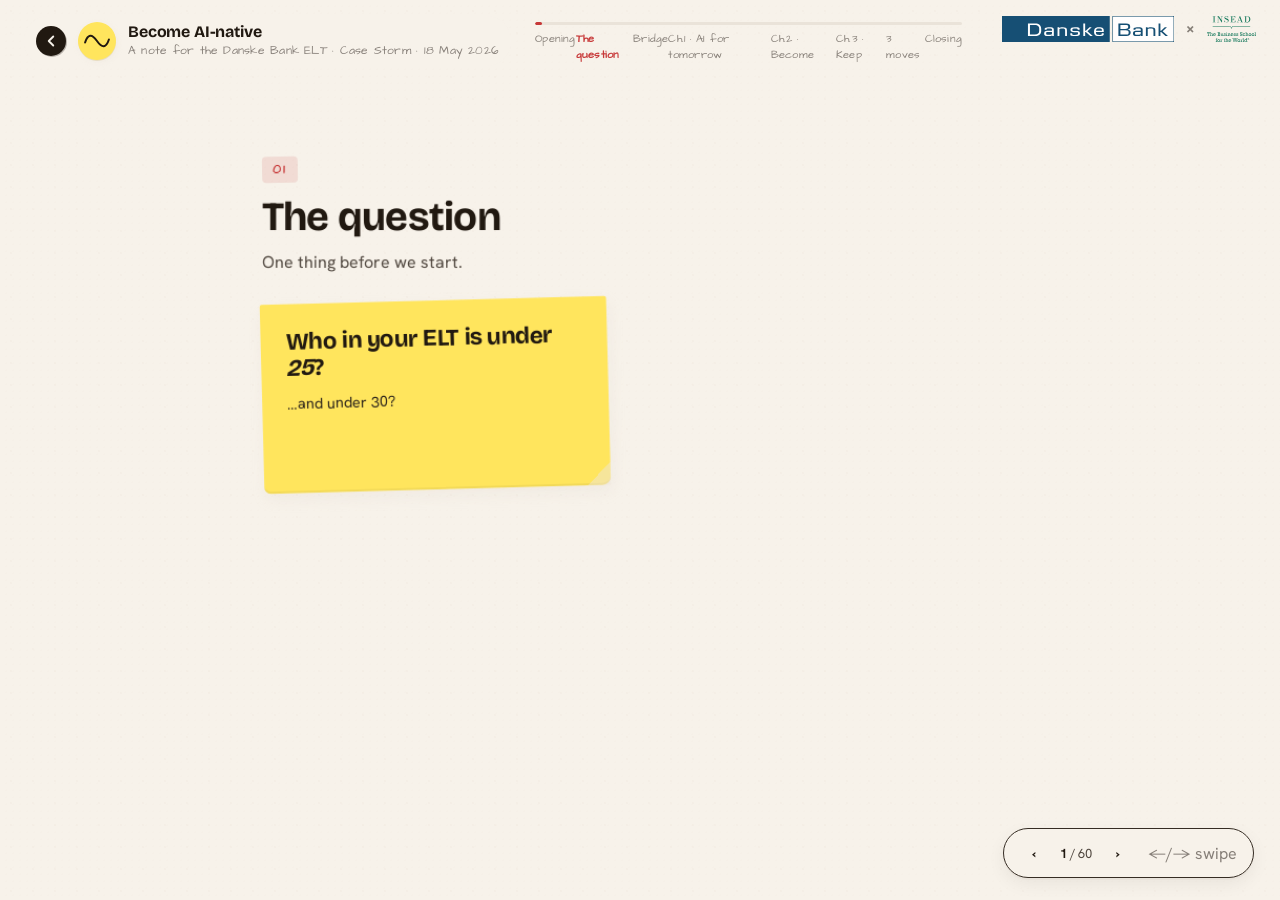
<file: vision-02.html>
<!doctype html>
<html lang="en">
<head>
<meta charset="utf-8" />
<meta name="viewport" content="width=device-width,initial-scale=1,viewport-fit=cover" />
<meta name="theme-color" content="#f5efe1" />
<title>Become AI-native — A note for the Danske Bank ELT · Alexandre Cormeraie</title>
<meta name="description" content="You don't deploy AI. You become it. A note for the Danske Bank ELT — Case Storm, Station F, 18 May 2026." />

<link rel="preconnect" href="https://fonts.googleapis.com" />
<link rel="preconnect" href="https://fonts.gstatic.com" crossorigin />
<link rel="stylesheet" href="https://fonts.googleapis.com/css2?family=Bricolage+Grotesque:opsz,wght@12..96,300..800&family=Hanken+Grotesk:wght@400;500;600;700&family=Caveat:wght@500;700&family=Architects+Daughter&display=swap" />
<link rel="stylesheet" href="styles.css" />

<style>
  /* ──────────────────────────────────────────────────────────────────
     Vision 02 — Become AI-native — 2-chapter speaker canvas
     ────────────────────────────────────────────────────────────────── */
  :root {
    --world-w: 16600px;
    --world-h: 2000px;
  }

  /* ── Step counter + Reserve button ───────────────────────────────── */
  .step-counter {
    position: fixed;
    bottom: 22px; right: 26px;
    z-index: 50;
    display: flex; align-items: center; gap: 12px;
    padding: 10px 16px;
    background: var(--paper);
    border: 1px solid var(--ink-line);
    border-radius: 999px;
    box-shadow: 0 2px 0 var(--paper-shadow), 0 6px 18px oklch(0 0 0 / 0.06);
    font-family: var(--body); font-size: 0.82rem; color: var(--ink-soft);
    user-select: none;
  }
  .step-counter .num {
    font-family: var(--display); font-weight: 700; color: var(--ink);
    font-variant-numeric: tabular-nums;
  }
  .step-counter .hint {
    font-family: var(--hand); color: var(--ink-faint);
    font-size: 1rem; margin-left: 4px;
  }
  .step-counter button {
    border: 0; background: var(--paper-shade); color: var(--ink);
    width: 28px; height: 28px; border-radius: 50%;
    font-family: var(--display); font-weight: 700;
    cursor: pointer;
    display: inline-flex; align-items: center; justify-content: center;
    transition: transform .2s var(--ease-out-q), background .2s var(--ease-out-q);
    touch-action: manipulation;
    -webkit-tap-highlight-color: transparent;
    pointer-events: auto;
    position: relative;
    z-index: 1;
  }
  .step-counter button:hover { background: var(--carmillon); color: var(--paper); }
  .step-counter button:disabled { opacity: 0.3; cursor: not-allowed; }
  .step-counter button:disabled:hover { background: var(--paper-shade); color: var(--ink); transform: none; }

  /* ── Reveal-on-step ──────────────────────────────────────────────── */
  [data-reveal-at] {
    opacity: 0;
    transition: opacity 0.55s cubic-bezier(0.16, 1, 0.3, 1);
    pointer-events: none;
  }
  [data-reveal-at].is-shown { opacity: 1; pointer-events: auto; }
  #arrows-layer g.arrow-draw[data-reveal-at] {
    opacity: 0;
    transition: opacity 0.7s cubic-bezier(0.16, 1, 0.3, 1);
  }
  #arrows-layer g.arrow-draw[data-reveal-at].is-shown { opacity: 1; }

  /* ── Speaker notes — visible & explicit ──────────────────────────── */
  .v02-aside.speaker-note {
    color: var(--ink-soft);
    font-style: italic;
    opacity: 0.88;
    padding: 6px 12px;
    background: var(--paper-shade);
    border: 1px dashed var(--ink-line);
    border-radius: 6px;
  }
  .v02-aside.speaker-note::before {
    content: "📓 SPEAKER NOTE · ";
    font-family: var(--body); font-size: 0.66rem;
    text-transform: uppercase; letter-spacing: 0.14em;
    color: var(--carmillon); font-style: normal;
    margin-right: 8px; opacity: 0.85;
    font-weight: 700;
  }
  body.is-public-mode .speaker-note { display: none; }

  /* ── Local typography helpers ────────────────────────────────────── */
  .v02-sign {
    display: block;
    font-family: var(--hand); font-size: 1.4rem;
    color: var(--ink-soft); line-height: 1.35;
  }
  .v02-sign strong { color: var(--ink); font-weight: 700; }

  .v02-handpunch {
    font-family: var(--hand); font-weight: 700;
    font-size: clamp(2.6rem, 4.6vw, 4.4rem);
    line-height: 1.02; color: var(--ink);
    max-width: 24ch; margin: 0;
  }
  .v02-handpunch em {
    font-style: normal; color: var(--carmillon);
    text-decoration: underline wavy var(--carmillon);
    text-underline-offset: 6px;
  }
  /* "AI-native" gets crossed out as we pivot to digital-native */
  .v02-handpunch em.struck,
  .v02-handpunch em.ai-native-target.struck {
    color: var(--ink-soft);
    text-decoration: line-through wavy var(--carmillon);
    text-decoration-thickness: 4px;
    opacity: 0.88;
    transition: color 0.45s ease, opacity 0.45s ease;
  }
  /* AI-native target sits ready to be struck — no decoration until JS toggles .struck */
  .v02-handpunch em.ai-native-target {
    font-style: normal;
    color: var(--carmillon);
    text-decoration: none;
    transition: color 0.35s ease;
  }

  /* Bridge PIVOT — "Digital-native first" hand-written correction floating above */
  .bridge-pivot-container { display: block; }
  .bridge-correction {
    position: absolute;
    top: -78px;
    left: 18%;
    margin: 0;
    font-family: var(--hand);
    font-weight: 700;
    font-size: clamp(2rem, 3.4vw, 3rem);
    line-height: 1.05;
    color: var(--carmillon);
    transform: rotate(-3deg);
    transform-origin: left bottom;
    pointer-events: none;
    z-index: 2;
  }
  .bridge-correction .bc-arrow {
    display: inline-block;
    margin-right: 12px;
    transform: rotate(15deg) translateY(8px);
    font-size: 1.5em;
    color: var(--carmillon);
  }
  .bridge-correction .bc-text strong { color: var(--carmillon); font-weight: 700; }
  .bridge-correction .bc-text em {
    font-style: italic; color: var(--carmillon);
    text-decoration: underline wavy var(--carmillon);
    text-underline-offset: 4px;
  }
  /* Enter animation : the correction scribbles in from above */
  [data-bloc="bridge-correction"][data-reveal-at] {
    transform: rotate(-3deg) translateY(-12px) scale(0.96);
    transition: opacity 0.45s ease, transform 0.55s cubic-bezier(0.16, 1, 0.3, 1);
  }
  [data-bloc="bridge-correction"][data-reveal-at].is-shown {
    transform: rotate(-3deg) translateY(0) scale(1);
  }
  @media (max-width: 720px) {
    .bridge-correction { top: -56px; left: 4%; font-size: 1.6rem; }
  }
  .v02-subline {
    font-family: var(--body); font-size: 1.08rem;
    color: var(--ink-soft); max-width: 46ch;
    margin-top: 18px; line-height: 1.55;
  }
  .v02-subline strong { color: var(--ink); }

  .v02-tak {
    display: inline-block; margin-top: 18px;
    padding: 18px 36px;
    background: var(--yellow);
    box-shadow: 0 4px 0 var(--paper-shadow), 0 10px 28px oklch(0 0 0 / 0.10);
    transform: rotate(-3deg);
    font-family: var(--hand); font-weight: 700;
    font-size: 3.6rem; color: var(--ink); line-height: 1;
  }

  .v02-aside {
    position: absolute;
    font-family: var(--hand); font-size: 1.3rem;
    color: var(--carmillon); line-height: 1.2;
    max-width: 28ch;
    pointer-events: none;
  }
  .v02-aside .arrow-glyph {
    display: inline-block; margin-right: 4px;
    transform: translateY(2px);
  }
  .v02-aside.is-soft { color: var(--ink-soft); }

  .v02-2x2 {
    display: grid;
    grid-template-columns: repeat(2, minmax(280px, 330px));
    grid-auto-rows: minmax(180px, auto);
    gap: 28px 32px;
    max-width: 720px;
  }
  .v02-stack {
    display: flex; flex-direction: column;
    gap: 24px;
    max-width: 460px;
  }

  /* Ch.2 Become — title swap (two overlapping h2s, first hides as second reveals) */
  .ch2-title-swap {
    position: relative;
    min-height: 6.2em;
    max-width: 720px;
  }
  .ch2-title-state {
    position: absolute;
    inset: 0 0 auto 0;
  }

  /* Ch.2 Become — TGV duo triangle : senior LEFT, junior RIGHT, apex (duo) BELOW */
  .v02-triangle {
    display: grid;
    grid-template-columns: 1fr 1fr;
    gap: 22px 28px;
    max-width: 820px;
    margin: 0 auto;
    align-items: start;
  }
  .v02-triangle .triangle-left  { transform: rotate(-0.6deg); }
  .v02-triangle .triangle-right { transform: rotate(0.7deg); }
  .v02-triangle .triangle-apex {
    grid-column: 1 / -1;
    justify-self: center;
    max-width: 540px;
    margin-top: 4px;
    transform: rotate(-0.4deg);
  }
  /* Small uppercase label sitting at the top-left of each duo card */
  .card-label {
    font-family: var(--hand);
    font-size: 0.95rem;
    color: var(--carmillon);
    margin: 0 0 8px;
    letter-spacing: 0.02em;
  }
  @media (max-width: 720px) {
    .v02-triangle { grid-template-columns: 1fr; gap: 18px; }
    .v02-triangle .triangle-apex { max-width: 100%; }
  }

  /* Ch2 Attract — 2-col grid (Ch2 grew from 3 to 7 stickies, stack would be too tall) */
  .ch2-grid {
    display: grid;
    grid-template-columns: repeat(2, minmax(280px, 1fr));
    gap: 26px 30px;
    max-width: 980px;
    align-items: start;
  }
  @media (max-width: 720px) {
    .ch2-grid { grid-template-columns: 1fr; gap: 20px; }
  }

  /* OPENING — step 1 layout : TGV photo on the left, "Hi" sticky on the right */
  .opening-step1 {
    display: grid;
    grid-template-columns: minmax(360px, 1.1fr) minmax(280px, 0.9fr);
    gap: 44px;
    align-items: center;
    margin-top: 32px;
    max-width: 1100px;
  }
  .opening-step1 .figjam-photo { margin: 0; }
  .opening-step1 > .sticky { padding: 26px 26px 30px; max-width: 380px; }

  /* Reveal animation : photo slides in from left, Hi sticky slides in from right with bounce */
  .opening-step1 .figjam-photo[data-reveal-at] {
    transform: rotate(-1.2deg) translateX(-50px) scale(0.92);
    transition:
      opacity 0.55s cubic-bezier(0.16, 1, 0.3, 1),
      transform 0.85s cubic-bezier(0.34, 1.56, 0.64, 1);
  }
  .opening-step1 .figjam-photo[data-reveal-at].is-shown {
    transform: rotate(-1.2deg) translateX(0) scale(1);
  }
  .opening-step1 > .sticky[data-bloc="alex-hi"] {
    transform: rotate(-0.8deg);
    transform-origin: center;
  }
  .opening-step1 > .sticky[data-bloc="alex-hi"][data-reveal-at] {
    transform: rotate(-0.8deg) translateX(50px) scale(0.94);
    transition:
      opacity 0.55s cubic-bezier(0.16, 1, 0.3, 1),
      transform 0.9s cubic-bezier(0.34, 1.56, 0.64, 1) 0.15s;
  }
  .opening-step1 > .sticky[data-bloc="alex-hi"][data-reveal-at].is-shown {
    transform: rotate(-0.8deg) translateX(0) scale(1);
  }
  .opening-step1 > .sticky .punch {
    font-family: var(--display); font-weight: 800;
    font-size: 1.5rem; line-height: 1.08;
    margin: 0 0 12px;
  }
  .opening-step1 > .sticky .detail {
    font-size: 0.95rem; line-height: 1.55;
    margin: 0;
  }
  @media (max-width: 820px) {
    .opening-step1 { grid-template-columns: 1fr; gap: 24px; align-items: start; }
  }

  /* OPENING — TGV photo, FigJam-style frame (white border + soft shadows + tiny tilt) */
  .figjam-photo {
    display: inline-block;
    padding: 10px 10px 14px;
    background: #fff;
    border-radius: 6px;
    box-shadow:
      0 2px 4px rgba(20, 14, 6, 0.06),
      0 8px 18px rgba(20, 14, 6, 0.10),
      0 22px 48px rgba(20, 14, 6, 0.10);
    transform: rotate(-1.2deg);
    max-width: 100%;
    margin: 28px 0 0;
  }
  .figjam-photo img {
    display: block;
    width: 520px;
    max-width: 100%;
    height: auto;
    border-radius: 3px;
  }
  .figjam-photo figcaption {
    font-family: var(--hand);
    font-size: 1rem;
    color: var(--ink-soft);
    text-align: center;
    margin-top: 8px;
    letter-spacing: 0.01em;
  }
  /* Elements that disappear once their hide-at step is reached */
  [data-hide-at].is-hidden {
    opacity: 0;
    pointer-events: none;
    transition: opacity 0.45s cubic-bezier(0.16, 1, 0.3, 1);
  }

  /* OPENING — multi-sticky intro grid (replaces the single big alex-card) */
  .opening-stickies {
    display: grid;
    grid-template-columns: repeat(3, minmax(260px, 320px));
    grid-auto-rows: minmax(180px, auto);
    gap: 24px 28px;
    max-width: 1040px;
    align-items: start;
  }
  .opening-stickies .sticky { padding: 22px 22px 26px; }
  .opening-stickies .sticky .punch {
    font-family: var(--display); font-weight: 800;
    font-size: 1.35rem; line-height: 1.1;
    margin: 0 0 10px;
  }
  .opening-stickies .sticky .detail {
    font-size: 0.92rem; line-height: 1.5;
    margin: 0;
  }
  .opening-stickies .sticky-mint    { transform: rotate(-1deg); }
  .opening-stickies .sticky-yellow  { transform: rotate(0.8deg); }
  .opening-stickies .sticky-pink    { transform: rotate(-0.6deg); }
  .opening-stickies .sticky-blue    { transform: rotate(0.5deg); }
  .opening-stickies .sticky-carmillon { transform: rotate(-0.4deg); }

  .sticky-def .term {
    font-family: var(--display); font-weight: 800; font-style: italic;
    font-size: 1.5rem; color: var(--ink); margin: 0 0 4px;
  }
  .sticky-def .gloss {
    font-family: var(--body); font-size: 0.8rem;
    color: var(--ink-soft); letter-spacing: 0.04em;
    font-style: italic; margin: 0 0 10px;
  }
  .sticky-def p { margin: 0; }
  .sticky-def .gen {
    margin-top: 10px; font-family: var(--hand);
    font-size: 1.05rem; color: var(--ink);
  }

  .chapter-label {
    display: inline-block;
    padding: 6px 14px;
    background: var(--ink); color: var(--paper);
    border-radius: 999px;
    font-family: var(--body); font-weight: 700;
    font-size: 0.78rem; letter-spacing: 0.12em;
    text-transform: uppercase;
    margin-bottom: 10px;
  }

  /* ── Topbar recipients ───────────────────────────────────────────── */
  .brand-recipients {
    display: flex; align-items: center; gap: 12px;
    padding-left: 16px; margin-left: auto;
  }
  .recipient-logo { height: 26px; width: auto; display: block; opacity: 0.92; }
  .recipient-x {
    font-family: var(--display); font-weight: 700;
    font-size: 0.95rem; color: var(--ink-faint); line-height: 1;
  }
  @media (max-width: 1200px) { .brand-recipients { display: none; } }

  /* Addressed banner */
  .v02-addressed {
    display: inline-flex; align-items: center; gap: 18px;
    padding: 10px 18px;
    background: var(--paper-shade);
    border: 1px solid var(--ink-line);
    border-radius: 999px;
    margin-bottom: 28px;
    font-family: var(--body); font-size: 0.84rem;
    color: var(--ink-soft);
  }
  .v02-addressed .addressed-label {
    text-transform: uppercase; letter-spacing: 0.14em;
    font-weight: 600; font-size: 0.74rem;
    color: var(--ink-faint);
  }
  .v02-addressed .addressed-logos { display: inline-flex; align-items: center; gap: 12px; }
  .v02-addressed .addressed-logo { height: 22px; width: auto; }
  .v02-addressed .addressed-x { font-family: var(--display); font-weight: 700; color: var(--ink-faint); }
  .v02-addressed .addressed-meta { color: var(--ink-faint); font-style: italic; }

  /* Stamp used in chapter 1 pivot */
  .v02-stamp-big {
    display: inline-block;
    font-family: var(--hand); font-weight: 700;
    font-size: 1.9rem; color: var(--carmillon);
    transform: rotate(-3deg);
    padding: 16px 28px;
    border: 3px solid var(--carmillon);
    border-radius: 12px;
    line-height: 1.1;
    background: var(--paper);
  }
  .v02-stamp-big em { font-style: normal; font-size: 2.4rem; display: block; }

  /* ── BRIDGE : 2-column layout (left wider so TGV Europe sticky stretches sideways) */
  .bridge-2col {
    display: grid;
    grid-template-columns: 1.55fr 1fr;
    gap: 56px;
    max-width: 1380px;
    align-items: start;
    margin-top: 36px;
  }
  .bridge-col-left, .bridge-col-right {
    display: flex; flex-direction: column;
  }
  /* BRIDGE — vision stack : two real Mobilbank DK screenshots, today on top, 2026 vision below */
  .vision-stack {
    display: flex;
    flex-direction: column;
    align-items: center;
    gap: 22px;
    max-width: 980px;
    margin: 56px auto 0;
  }
  .vision-shot { margin: 0; text-align: center; width: 100%; }
  .vision-shot img {
    width: 100%;
    height: auto;
    border-radius: 14px;
    box-shadow:
      0 4px 10px rgba(20, 14, 6, 0.08),
      0 20px 44px rgba(20, 14, 6, 0.14);
    border: 1px solid oklch(0 0 0 / 0.06);
    display: block;
  }
  .vision-shot figcaption {
    margin-top: 14px;
    font-family: var(--body);
    font-size: 1rem;
    color: var(--ink-soft);
    line-height: 1.5;
    max-width: 600px;
    margin-left: auto; margin-right: auto;
  }
  .vision-shot figcaption strong { color: var(--ink); }
  .vision-shot figcaption em { color: var(--carmillon); font-style: italic; }
  .vision-arrow {
    font-family: var(--hand);
    font-size: 1.55rem;
    color: var(--carmillon);
    font-weight: 700;
    line-height: 1.2;
    margin: 4px 0;
    text-align: center;
  }
  .vision-arrow em { font-style: italic; color: var(--carmillon); }

  /* Right-column "homework" sticky — bumped readability so it survives zoom-out framing */
  .bridge-col-right .sticky[data-bloc="bridge-facts"] {
    padding: 30px 30px 34px;
  }
  .bridge-col-right .sticky[data-bloc="bridge-facts"] .punch {
    font-size: 1.7rem;
    line-height: 1.08;
    margin: 0 0 8px;
  }
  .bridge-col-right .sticky[data-bloc="bridge-facts"] .detail {
    font-size: 1.05rem;
    line-height: 1.55;
  }

  /* North Star + Responsive Leadership side by side inside the left column */
  .bridge-left-row {
    display: grid;
    grid-template-columns: 1fr 1fr;
    gap: 22px;
    align-items: start;
  }
  .bridge-left-row .sticky { padding: 20px 20px 24px; }
  .bridge-left-row .sticky .punch  { font-size: 1.25rem; line-height: 1.12; }
  .bridge-left-row .sticky .detail { font-size: 0.9rem; line-height: 1.5; }
  @media (max-width: 720px) {
    .bridge-left-row { grid-template-columns: 1fr; gap: 18px; }
  }

  /* ── BRIDGE step-aside : Danske app screenshots showing creative side ──
     Compact spacing, native screenshot ratio preserved. */
  .bridge-step-aside {
    margin-top: 48px;
    padding-top: 24px;
    border-top: 1px dashed var(--ink-line);
    max-width: 920px;
  }
  .step-aside-intro {
    text-align: center;
    margin-bottom: 14px;
  }
  .step-aside-intro .v02-handpunch {
    margin-left: auto; margin-right: auto;
    max-width: 28ch;
    font-size: clamp(1.8rem, 2.8vw, 2.4rem);
  }
  .step-aside-grid {
    display: grid;
    grid-template-columns: 1fr 1fr;
    gap: 28px;
    margin: 12px 0 18px;
    align-items: end;
    justify-items: center;
  }
  .step-aside-app {
    margin: 0;
    text-align: center;
  }
  /* Respect native aspect ratio of phone screenshots (1320 × 2868) */
  .step-aside-app img {
    width: 100%;
    max-width: 220px;
    aspect-ratio: 1320 / 2868;
    height: auto;
    object-fit: contain;
    display: block;
    margin: 0 auto;
    border-radius: 22px;
    box-shadow: 0 8px 24px oklch(0 0 0 / 0.16);
    border: 1px solid oklch(0 0 0 / 0.06);
  }
  .step-aside-app figcaption {
    margin-top: 8px;
    font-family: var(--body);
    font-size: 0.86rem;
    color: var(--ink-soft);
    line-height: 1.35;
    max-width: 240px;
    margin-left: auto; margin-right: auto;
  }
  .step-aside-app figcaption strong { color: var(--ink); }
  .step-aside-app figcaption em { color: var(--carmillon); font-style: italic; }

  /* SPLIT STAGE — feature cloud (step 27) → tiles slide one-by-one under each phone (step 28) */
  .split-stage {
    position: relative;
    max-width: 1100px;
    height: 1380px;
    margin: 64px auto 0;
  }
  .split-stage .phone-tile {
    position: absolute;
    top: 340px;     /* phones live in the MIDDLE band, below the cloud */
    width: 250px;
  }
  .split-stage .phone-tile.is-ai-side   { left: 50%; transform-origin: top center; margin-left: -425px; }
  .split-stage .phone-tile.is-bank-side { left: 50%; transform-origin: top center; margin-left: 175px; }

  /* Feature cloud — wrapper sized to the cloud area only (top band).
     Tiles inside overflow visually when they migrate at step 28, but the cloud's
     own bbox stays tight so the camera at step 27 zooms on the cluster, not the full stage. */
  .feature-cloud {
    position: absolute;
    left: 0; right: 0;
    top: 0;
    height: 340px;
    pointer-events: none;
  }
  .feature-tile {
    position: absolute;
    left: 50%; top: 0;
    padding: 8px 14px;
    background: var(--paper);
    border: 1px solid var(--ink-line);
    border-radius: 999px;
    font-family: var(--body); font-weight: 500;
    font-size: 0.82rem; line-height: 1;
    color: var(--ink);
    box-shadow: 0 2px 6px rgba(20,14,6,0.06), 0 8px 20px rgba(20,14,6,0.08);
    white-space: nowrap;
    /* Tile is centered horizontally on (50% + --x) and vertically on (--y). */
    transform: translate(calc(-50% + var(--x, 0px)), var(--y, 0px)) rotate(var(--r, 0deg));
    transition:
      opacity 0.45s ease,
      transform 0.7s cubic-bezier(0.22, 1.2, 0.36, 1),
      background 0.55s ease,
      color 0.55s ease,
      border-color 0.55s ease;
    transition-delay: calc(var(--i, 0) * 55ms);
  }
  /* Step 29 : tile migration — phones are already landed (step 28), so the slide
     starts immediately, per-tile stagger plays the "one-by-one slide" under each phone. */
  .split-stage.is-split .feature-tile {
    transition-delay: calc(var(--i, 0) * 55ms);
  }
  /* Default state = cloud : tile uses --cx (X offset from stage horizontal centre) + --cy (Y from stage top) */
  .split-stage .feature-tile.tile-ai,
  .split-stage .feature-tile.tile-bank {
    --x: var(--cx, 0px);
    --y: var(--cy, 280px);
    --r: var(--cr, 0deg);
  }
  /* Split state = tiles fly to their column directly under the matching phone */
  .split-stage.is-split .feature-tile.tile-ai,
  .split-stage.is-split .feature-tile.tile-bank {
    --x: var(--sx, 0px);
    --y: var(--sy, 600px);
    --r: var(--sr, 0deg);
  }
  .split-stage.is-split .feature-tile.tile-ai {
    background: oklch(0.96 0.018 270 / 0.92);
    border-color: rgba(108, 99, 255, 0.35);
    color: #2c2870;
  }
  .split-stage.is-split .feature-tile.tile-bank {
    background: oklch(0.96 0.04 70 / 0.92);
    border-color: rgba(218, 119, 86, 0.35);
    color: #6b3a1f;
  }
  /* Step 27 — invisible framing rect centred on the cloud (y 30..300 → centre y=165).
     The 500px tall anchor sits symmetrically around the cloud so the camera frames it
     in the middle of the viewport instead of the bottom half.
     IMPORTANT : no transform — getCanvasRect() reads offsetLeft/offsetTop only, so
     centering must be done via `left: calc(50% - half-width)`, not `translateX(-50%)`. */
  .cloud-frame-anchor {
    position: absolute;
    left: calc(50% - 500px);
    top: -85px;
    width: 1000px;
    height: 500px;
    pointer-events: none;
  }
  /* Step 29 — invisible framing rect spanning phones (top:340) down to the bottom
     of the tile columns (~1380). Camera uses its bbox to frame the full migration. */
  .split-frame-anchor {
    position: absolute;
    left: 0; right: 0;
    top: 340px;
    height: 1040px;
    pointer-events: none;
  }

  /* AI header variant : logo only, no "DIA" text, no "chat" label */
  .ph-ai-header--logo-only {
    justify-content: center !important;
    border-bottom: 1px solid rgba(245,239,225,0.08);
    padding: 4px 0 14px;
    margin-bottom: 12px;
  }
  .ph-ai-header--logo-only .ph-ai-dot {
    width: 36px; height: 36px; border-radius: 10px;
  }

  /* Shared phone shell */
  .phone-mockup {
    width: 250px;
    border-radius: 36px;
    box-shadow: 0 4px 10px rgba(20,14,6,0.06), 0 24px 52px rgba(20,14,6,0.16);
    border: 8px solid #0d0d10;
    overflow: hidden;
    background: #0d0d10;
    position: relative;
  }
  .phone-screen {
    border-radius: 26px;
    overflow: hidden;
    padding: 16px 14px 12px;
    min-height: 460px;
    position: relative;
  }
  .ph-statusbar {
    display: flex; justify-content: space-between; align-items: center;
    font-family: 'SF Pro Text', system-ui, -apple-system, sans-serif;
    font-size: 0.62rem; font-weight: 600;
    color: var(--ink);
    margin-bottom: 14px;
    padding: 0 4px;
  }
  .ph-statusbar.dark { color: #f5efe1; }
  .ph-statusbar .ph-icons { letter-spacing: 0.05em; opacity: 0.85; }

  .phone-mockup .phone-tagline {
    text-align: center;
    font-family: var(--hand);
    font-size: 1rem;
    color: var(--carmillon);
    margin: 0 0 10px;
    line-height: 1.2;
  }
  .phone-foot {
    margin: 12px 0 0;
    font-family: var(--body);
    font-size: 0.78rem;
    text-align: center;
    color: var(--ink-soft);
    line-height: 1.45;
  }
  .phone-foot strong { color: var(--ink); font-weight: 700; }
  .phone-foot em { color: var(--carmillon); font-style: italic; }

  /* STARTER PHONE — today's mobile bank, dense list */
  .phone-mockup.is-starter .phone-screen { background: var(--paper-shade); }
  .ph-starter-header {
    font-family: var(--display); font-weight: 800;
    font-size: 0.95rem; color: var(--ink);
    margin: 4px 0 4px;
  }
  .ph-starter-sub {
    font-family: var(--body); font-size: 0.68rem;
    color: var(--ink-soft);
    margin: 0 0 14px;
  }
  .ph-starter-list { list-style: none; padding: 0; margin: 0; font-family: var(--body); font-size: 0.78rem; line-height: 1.5; }
  .ph-starter-list li { padding: 6px 6px; border-bottom: 1px solid oklch(0 0 0 / 0.05); color: var(--ink); display: flex; justify-content: space-between; }
  .ph-starter-list li:last-child { border-bottom: none; }
  .ph-starter-list li span:last-child { color: var(--ink-faint); font-size: 0.86em; }

  /* AI PHONE — DIA / ChatGPT-like dark chat interface */
  .phone-mockup.is-ai .phone-screen {
    background: linear-gradient(180deg, #1a1a1f 0%, #0f0f13 100%);
    color: #f5efe1;
  }
  .ph-ai-header {
    display: flex; align-items: center; gap: 8px;
    padding: 4px 4px 14px;
    border-bottom: 1px solid rgba(245,239,225,0.08);
    margin-bottom: 12px;
  }
  .ph-ai-dot {
    width: 26px; height: 26px;
    border-radius: 7px;
    background: linear-gradient(135deg, #DA7756 0%, #6c63ff 50%, #4285F4 100%);
    box-shadow: inset 0 1px 0 rgba(255,255,255,0.18);
  }
  .ph-ai-name {
    font-family: 'SF Pro Display', system-ui, sans-serif;
    font-weight: 700; font-size: 0.95rem;
    color: #f5efe1;
    letter-spacing: -0.01em;
  }
  .ph-ai-mode {
    font-family: 'SF Pro Text', system-ui, sans-serif;
    font-size: 0.62rem; color: rgba(245,239,225,0.5);
    text-transform: uppercase; letter-spacing: 0.1em;
    margin-left: auto;
  }
  .ph-ai-providers {
    display: flex; gap: 8px; justify-content: center;
    padding: 6px 0 14px;
    border-bottom: 1px solid rgba(245,239,225,0.08);
    margin-bottom: 12px;
  }
  .ai-provider {
    display: inline-flex; align-items: center; justify-content: center;
    width: 38px; height: 38px;
    border-radius: 11px;
  }
  .ai-provider svg { width: 22px; height: 22px; }
  .ai-provider.claude    { background: rgba(218,119,86,0.16);  color: #DA7756; }
  .ai-provider.chatgpt   { background: rgba(245,239,225,0.92); color: #0d0d10; }
  .ai-provider.gemini    { background: linear-gradient(135deg, rgba(66,133,244,0.16), rgba(145,104,192,0.22)); }
  .ph-ai-chat { display: flex; flex-direction: column; gap: 8px; padding: 0 4px; min-height: 220px; }
  .chat-bubble {
    font-family: 'SF Pro Text', system-ui, sans-serif;
    font-size: 0.74rem; line-height: 1.35;
    padding: 8px 12px; border-radius: 14px;
    max-width: 80%;
  }
  .chat-bubble.user {
    align-self: flex-end;
    background: #2563eb; color: #f5efe1;
    border-bottom-right-radius: 4px;
  }
  .chat-bubble.ai {
    align-self: flex-start;
    background: rgba(245,239,225,0.06); color: #f5efe1;
    border-bottom-left-radius: 4px;
  }
  .ph-ai-input {
    margin-top: 12px;
    display: flex; align-items: center; justify-content: space-between;
    padding: 8px 12px;
    background: rgba(245,239,225,0.06);
    border-radius: 16px;
    border: 1px solid rgba(245,239,225,0.08);
  }
  .ph-input-text {
    font-family: 'SF Pro Text', system-ui, sans-serif;
    font-size: 0.74rem; color: rgba(245,239,225,0.45);
  }
  .ph-input-mic {
    width: 22px; height: 22px;
    border-radius: 50%;
    background: linear-gradient(135deg, #DA7756 0%, #4285F4 100%);
    box-shadow: 0 0 8px rgba(218,119,86,0.4);
  }

  /* BANK PHONE — Danske premium, card-centric experience */
  .phone-mockup.is-bank .phone-screen {
    background: linear-gradient(180deg, #f8f2e3 0%, #ebe1cc 100%);
    color: var(--ink);
  }
  .ph-bank-header {
    display: flex; align-items: center; justify-content: space-between;
    padding: 4px 4px 12px;
  }
  .ph-bank-greet {
    font-family: 'SF Pro Display', system-ui, sans-serif;
    font-weight: 700; font-size: 0.86rem;
    color: var(--ink);
  }
  .ph-bank-greet small { display: block; font-weight: 400; font-size: 0.62rem; color: var(--ink-soft); margin-top: 2px; }
  .ph-bank-avatar {
    width: 30px; height: 30px;
    border-radius: 50%;
    background: linear-gradient(135deg, #003366 0%, #0066cc 100%);
    color: #f5efe1;
    font-family: 'SF Pro Display', system-ui, sans-serif;
    font-weight: 700; font-size: 0.78rem;
    display: inline-flex; align-items: center; justify-content: center;
  }
  .ph-bank-card {
    background: linear-gradient(135deg, #003366 0%, #001a33 60%, #1a4d80 100%);
    border-radius: 16px;
    padding: 14px 16px 16px;
    color: #f5efe1;
    position: relative;
    box-shadow: 0 6px 16px rgba(0,30,60,0.28);
    margin-bottom: 14px;
    overflow: hidden;
  }
  .ph-bank-card::before {
    content: '';
    position: absolute;
    top: -20px; right: -20px;
    width: 80px; height: 80px;
    border-radius: 50%;
    background: radial-gradient(circle, rgba(245,239,225,0.18), transparent 70%);
  }
  .ph-card-label {
    font-family: 'SF Pro Text', system-ui, sans-serif;
    font-size: 0.6rem; text-transform: uppercase; letter-spacing: 0.1em;
    opacity: 0.7; margin-bottom: 4px;
  }
  .ph-card-balance {
    font-family: 'SF Pro Display', system-ui, sans-serif;
    font-weight: 700; font-size: 1.5rem;
    letter-spacing: -0.02em; margin-bottom: 12px;
  }
  .ph-card-balance span { font-size: 0.65rem; opacity: 0.6; margin-left: 4px; }
  .ph-card-foot {
    display: flex; align-items: center; justify-content: space-between;
  }
  .ph-card-chip {
    width: 26px; height: 18px;
    background: linear-gradient(135deg, #d4a76a, #b8853d);
    border-radius: 4px;
  }
  .ph-card-name {
    font-family: 'SF Mono', ui-monospace, monospace;
    font-size: 0.62rem; letter-spacing: 0.06em;
    opacity: 0.85;
  }
  .ph-bank-insight {
    background: rgba(255,255,255,0.55);
    border-radius: 14px;
    padding: 10px 12px 12px;
    margin-bottom: 10px;
  }
  .ph-insight-title {
    font-family: 'SF Pro Text', system-ui, sans-serif;
    font-size: 0.68rem; color: var(--ink-soft);
    margin-bottom: 6px;
  }
  .ph-insight-bars {
    display: flex; gap: 4px; align-items: flex-end; height: 28px;
  }
  .ph-insight-bars span {
    flex: 1;
    background: linear-gradient(180deg, #003366, #0066cc);
    border-radius: 2px 2px 0 0;
  }
  .ph-insight-bars span:nth-child(1) { height: 35%; }
  .ph-insight-bars span:nth-child(2) { height: 55%; }
  .ph-insight-bars span:nth-child(3) { height: 28%; }
  .ph-insight-bars span:nth-child(4) { height: 70%; }
  .ph-insight-bars span:nth-child(5) { height: 45%; }
  .ph-insight-bars span:nth-child(6) { height: 88%; opacity: 0.55; }
  .ph-insight-bars span:nth-child(7) { height: 60%; opacity: 0.55; }
  .ph-bank-goal {
    display: flex; align-items: center; gap: 8px;
    background: linear-gradient(135deg, rgba(218,119,86,0.18), rgba(0,102,204,0.12));
    border-radius: 14px;
    padding: 10px 12px;
    margin-bottom: 10px;
  }
  .ph-goal-icon {
    width: 28px; height: 28px;
    background: var(--paper);
    border-radius: 8px;
    display: inline-flex; align-items: center; justify-content: center;
    font-family: 'SF Pro Display', system-ui, sans-serif;
    font-weight: 700; font-size: 0.85rem;
    color: var(--carmillon);
  }
  .ph-goal-body { flex: 1; min-width: 0; }
  .ph-goal-text {
    font-family: 'SF Pro Text', system-ui, sans-serif;
    font-size: 0.74rem; font-weight: 600; color: var(--ink);
    display: block; line-height: 1.2;
  }
  .ph-goal-sub {
    font-family: 'SF Pro Text', system-ui, sans-serif;
    font-size: 0.62rem; color: var(--ink-soft);
  }
  .ph-goal-progress {
    font-family: 'SF Pro Display', system-ui, sans-serif;
    font-weight: 700; font-size: 0.78rem;
    color: var(--ink);
  }
  .ph-bank-tabs {
    display: flex; justify-content: space-around;
    padding: 8px 0 0;
    border-top: 1px solid oklch(0 0 0 / 0.06);
    margin-top: 6px;
  }
  .ph-bank-tabs span {
    font-family: 'SF Pro Text', system-ui, sans-serif;
    font-size: 0.6rem;
    color: var(--ink-faint);
    text-transform: uppercase; letter-spacing: 0.06em;
  }
  .ph-bank-tabs span.active { color: var(--carmillon); font-weight: 600; }

  /* Phone-tile reveal motion : slide in toward the centre when the split happens */
  .split-stage .phone-tile.is-ai-side .phone-mockup   { transform: rotate(-1.5deg); }
  .split-stage .phone-tile.is-bank-side .phone-mockup { transform: rotate(1.5deg); }
  .split-stage .phone-tile[data-reveal-at] {
    transition: opacity 0.6s ease, transform 0.9s cubic-bezier(0.34, 1.56, 0.64, 1);
  }
  .split-stage .phone-tile.is-ai-side[data-reveal-at]:not(.is-shown)   { transform: translate(0, 140px); }
  .split-stage .phone-tile.is-bank-side[data-reveal-at]:not(.is-shown) { transform: translate(0, 140px); }
  .split-stage .phone-tile[data-reveal-at].is-shown { transform: translate(0, 0); }
  @media (max-width: 760px) {
    .split-stage { height: auto; min-height: 600px; }
    .split-stage .phone-tile.is-ai-side,
    .split-stage .phone-tile.is-bank-side { position: relative; left: auto; right: auto; margin: 12px auto; }
    .feature-cloud { width: 90%; height: 320px; }
  }

  /* When the dev evidence is shown alone (its own step), collapse the grid to single col */
  .step-aside-grid--dev { grid-template-columns: 1fr; }

  /* Wide landscape screenshot (developers.danskebank.com) — spans both columns under the 2 phones */
  .step-aside-dev {
    grid-column: 1 / -1;
    margin: 28px 0 0;
    text-align: center;
  }
  .step-aside-dev img {
    width: 100%;
    max-width: 760px;
    height: auto;
    border-radius: 12px;
    box-shadow: 0 10px 28px oklch(0 0 0 / 0.14);
    border: 1px solid oklch(0 0 0 / 0.06);
    display: block;
    margin: 0 auto;
  }
  .step-aside-dev figcaption {
    margin-top: 14px;
    font-family: var(--body);
    font-size: 0.95rem;
    color: var(--ink-soft);
    max-width: 560px;
    margin-left: auto; margin-right: auto;
    line-height: 1.45;
  }
  .step-aside-dev figcaption strong { color: var(--ink); }
  .step-aside-dev figcaption em { color: var(--carmillon); font-style: italic; }

  .step-aside-questions {
    text-align: center;
    margin-top: 18px;
    max-width: 680px;
    margin-left: auto; margin-right: auto;
  }
  .step-aside-q {
    font-family: var(--body);
    font-size: 1.02rem;
    color: var(--ink-soft);
    line-height: 1.5;
    margin: 0 0 12px;
  }
  .step-aside-q strong { color: var(--ink); }
  .step-aside-q-strong {
    font-family: var(--hand);
    font-size: clamp(1.4rem, 2.2vw, 1.95rem);
    color: var(--ink);
    line-height: 1.25;
    margin: 8px 0 0;
  }
  .step-aside-q-strong em {
    font-style: normal;
    color: var(--carmillon);
    text-decoration: underline wavy var(--carmillon);
    text-underline-offset: 6px;
  }

  /* About Alex card — special "credentials" sticky */
  .alex-card {
    padding: 22px 26px !important;
    max-width: 420px;
  }
  .alex-card .name {
    font-family: var(--display); font-weight: 800; font-size: 1.6rem;
    color: var(--ink); margin: 0 0 4px; line-height: 1;
  }
  .alex-card .role {
    font-family: var(--body); font-size: 0.86rem;
    color: var(--ink-soft); margin: 0 0 14px;
    font-style: italic;
  }
  .alex-card ul {
    margin: 0; padding-left: 18px;
    font-size: 0.95rem; color: var(--ink); line-height: 1.55;
  }
  .alex-card ul li { margin-bottom: 4px; }
  .alex-card .footer {
    margin-top: 12px;
    font-family: var(--hand); font-size: 1.05rem;
    color: var(--ink-soft); font-style: italic;
  }

  /* ═══════════════════════════════════════════════════════════════════
     MOBILE RESPONSIVE — consolidated from 10 parallel mobile agents
     ═══════════════════════════════════════════════════════════════════ */

  /* Allow custom touch gestures (pinch/swipe) without browser interference */
  #stage { touch-action: none; }

  /* ── TOPBAR ──────────────────────────────────────────────────────── */
  @media (max-width: 768px) {
    .topbar {
      position: fixed; top: 0; left: 0; right: 0;
      flex-direction: row; flex-wrap: wrap;
      align-items: center;
      gap: var(--s-2);
      padding: var(--s-2) var(--s-3);
      background: oklch(from var(--paper) l c h / 0.97);
      backdrop-filter: blur(10px);
      -webkit-backdrop-filter: blur(10px);
      border-bottom: 1px solid var(--ink-line);
      z-index: 100;
    }
    .brand {
      flex: 1 1 auto; min-width: 0;
      padding: 4px 10px; gap: var(--s-2);
      background: transparent;
    }
    .brand-mark { width: 28px; height: 28px; flex-shrink: 0; }
    .brand-mark svg { width: 24px; height: 24px; }
    .brand-back { width: 26px; height: 26px; }
    .brand-text { font-size: 0.88rem; }
    .brand-tag {
      font-size: 0.66rem;
      white-space: nowrap; overflow: hidden; text-overflow: ellipsis;
      max-width: 32ch;
    }
    .brand-recipients {
      display: flex;
      order: 3;
      padding-left: 0; margin-left: 0;
      gap: 6px;
    }
    .brand-recipients .recipient-logo { height: 18px; }
    .brand-recipients .recipient-x { font-size: 0.75rem; }
    .progress-wrap {
      order: 5;
      flex: 1 0 100%;
      max-width: none; width: 100%;
      margin: 0; padding-top: 4px;
    }
    .progress-labels {
      display: flex;
      flex-wrap: nowrap;
      overflow-x: auto;
      scrollbar-width: none;
      gap: var(--s-3);
      margin-top: 4px;
      padding-bottom: 2px;
      justify-content: flex-start;
      -webkit-overflow-scrolling: touch;
    }
    .progress-labels::-webkit-scrollbar { display: none; }
    .progress-labels span {
      flex-shrink: 0;
      font-size: 0.66rem;
      white-space: nowrap;
    }
  }
  @media (max-width: 480px) {
    .topbar { padding: 6px var(--s-2); gap: 6px; }
    .brand { padding: 2px 6px; gap: 6px; }
    .brand-back { width: 22px; height: 22px; }
    .brand-back svg { width: 14px; height: 14px; }
    .brand-mark { width: 24px; height: 24px; transform: rotate(-5deg); }
    .brand-mark svg { width: 20px; height: 20px; }
    .brand-text { font-size: 0.8rem; }
    .brand-tag { display: none; }
    .brand-recipients .recipient-logo { height: 14px; }
    .brand-recipients .recipient-x { font-size: 0.65rem; }
    .progress-labels { gap: var(--s-2); }
    .progress-labels span { font-size: 0.62rem; }
  }

  /* ── STEP COUNTER (bottom navigator)
     Mobile rule : buttons 44×44 (Apple HIG touch target).
     IF ASKED button becomes a round carmillon "?" matching prev/next.
     Use !important to defeat specificity from .step-counter button. */
  @media (max-width: 768px) {
    .step-counter {
      bottom: 14px;
      right: 50%;
      transform: translateX(50%);
      gap: 6px;
      padding: 8px 10px;
      font-size: 0.82rem;
      box-shadow: 0 2px 0 var(--paper-shadow), 0 10px 28px oklch(0 0 0 / 0.14);
      z-index: 60;
      max-width: calc(100vw - 20px);
    }
    .step-counter .hint { display: none; }
    .step-counter button {
      width: 44px !important;
      height: 44px !important;
      min-width: 44px;
      font-size: 1.15rem;
    }
  }
  @media (max-width: 480px) {
    .step-counter {
      bottom: 12px;
      gap: 4px;
      padding: 6px 8px;
    }
    .step-counter .num { font-size: 1rem; }
    .step-counter button {
      width: 42px !important;
      height: 42px !important;
      min-width: 42px;
    }
  }

  /* ── QUESTION 2×2 → 1 col + aside flow ───────────────────────────── */
  @media (max-width: 768px) {
    [data-zone="question"] .v02-2x2 {
      grid-template-columns: minmax(0, 1fr);
      grid-auto-rows: auto;
      gap: 20px;
      max-width: min(100%, 420px);
    }
    [data-zone="question"] .v02-2x2 .sticky {
      min-width: 0; width: 100%;
      transform: rotate(-0.4deg);
    }
    [data-zone="question"] .v02-2x2 .sticky-pink  { transform: rotate(0.4deg); }
    [data-zone="question"] .v02-2x2 .sticky-blue  { transform: rotate(0.5deg); }
    [data-zone="question"] .v02-aside {
      position: static;
      display: block;
      left: auto; top: auto;
      transform: none;
      margin: 18px 0 0;
      max-width: 100%;
      color: var(--ink-soft);
    }
  }
  @media (max-width: 480px) {
    [data-zone="question"] .v02-2x2 { gap: 16px; max-width: 100%; }
    [data-zone="question"] .v02-2x2 .sticky {
      padding: var(--s-4) var(--s-4) var(--s-5);
    }
    [data-zone="question"] .v02-2x2 .sticky .punch  { font-size: 1.15rem; }
    [data-zone="question"] .v02-2x2 .sticky .detail { font-size: 0.85rem; line-height: 1.4; }
    [data-zone="question"] .sticky-def .term  { font-size: 1.05rem; }
    [data-zone="question"] .sticky-def .gloss { font-size: 0.78rem; }
    [data-zone="question"] .sticky-def .gen   { font-size: 0.82rem; }
  }

  /* ── BRIDGE : stack 2-col → 1-col, facts FIRST on mobile ─────────── */
  @media (max-width: 768px) {
    .bridge-2col {
      grid-template-columns: 1fr;
      gap: 28px;
      margin-top: 24px;
    }
    .bridge-col-left, .bridge-col-right { gap: 18px; }
    .bridge-col-right { order: 1; } /* facts first */
    .bridge-col-left  { order: 2; }
    .bridge-2col .sticky { position: static; }
    .bridge-col-left > p[data-reveal-at="14"] { max-width: 100%; font-size: 1.1rem; }
  }
  @media (max-width: 480px) {
    .bridge-2col { gap: 22px; }
    [data-zone="bridge"] .v02-handpunch {
      font-size: clamp(1.6rem, 6.2vw, 2.1rem);
      line-height: 1.15;
    }
    [data-zone="bridge"] .v02-subline { max-width: 100%; font-size: 1rem; }
    .step-aside-intro .v02-handpunch {
      font-size: clamp(1.5rem, 5.8vw, 1.9rem);
      max-width: 24ch;
    }
  }

  /* ── STEP-ASIDE screenshots stack ────────────────────────────────── */
  @media (max-width: 768px) {
    .bridge-step-aside { margin-top: 36px; padding-top: 20px; }
    .step-aside-intro { margin-bottom: 18px; }
    .step-aside-intro .v02-handpunch {
      font-size: clamp(1.6rem, 5.6vw, 2rem);
      max-width: 22ch;
    }
    .step-aside-grid {
      grid-template-columns: 1fr;
      gap: 32px;
      margin: 16px 0 22px;
      align-items: start;
    }
    .step-aside-app img { max-width: 300px; border-radius: 26px; }
    .step-aside-app figcaption { font-size: 0.92rem; max-width: 30ch; margin-top: 12px; }
    .step-aside-questions { margin-top: 24px; padding: 0 4px; }
    .step-aside-q { font-size: 0.98rem; line-height: 1.55; margin-bottom: 14px; }
    .step-aside-q-strong { font-size: clamp(1.3rem, 4.8vw, 1.7rem); line-height: 1.3; }
  }
  @media (max-width: 480px) {
    .bridge-step-aside { margin-top: 28px; padding-top: 16px; }
    .step-aside-intro .v02-handpunch { font-size: 1.5rem; max-width: 20ch; }
    .step-aside-grid { gap: 28px; margin: 14px 0 18px; }
    .step-aside-app img { max-width: 260px; border-radius: 22px; }
    .step-aside-app figcaption { font-size: 0.88rem; max-width: 28ch; margin-top: 10px; }
    .step-aside-questions { margin-top: 20px; }
    .step-aside-q { font-size: 0.94rem; margin-bottom: 12px; }
    .step-aside-q-strong { font-size: 1.4rem; text-underline-offset: 4px; }
  }

  /* ── 3 MOVES grid (scoped to "moves" zone only) ──────────────────── */
  @media (max-width: 768px) {
    [data-zone="moves"] .v02-2x2 {
      grid-template-columns: minmax(0, 360px);
      grid-auto-rows: auto;
      gap: 22px;
      max-width: 100%;
      margin-inline: auto;
      padding-inline: 16px;
    }
    [data-zone="moves"] .v02-2x2 .sticky { transform: none; }
    [data-zone="moves"] .v02-2x2 .sticky-pink   { transform: rotate(0.8deg); }
    [data-zone="moves"] .v02-2x2 .sticky-mint   { transform: rotate(-0.6deg); }
    [data-zone="moves"] .v02-2x2 .sticky-blue   { transform: rotate(0.7deg); }
    [data-zone="moves"] .v02-2x2 .sticky-yellow { transform: rotate(-0.9deg); }
    [data-zone="moves"] .v02-2x2 .sticky .punch  { font-size: 1.25rem; line-height: 1.12; }
    [data-zone="moves"] .v02-2x2 .sticky .detail { font-size: 0.92rem; line-height: 1.5; }
  }
  @media (max-width: 480px) {
    [data-zone="moves"] .v02-2x2 {
      grid-template-columns: minmax(0, 1fr);
      gap: 18px;
      padding-inline: 12px;
    }
    [data-zone="moves"] .v02-2x2 .sticky { padding: 18px 18px 26px; }
    [data-zone="moves"] .v02-2x2 .sticky .punch  { font-size: 1.18rem; }
    [data-zone="moves"] .v02-2x2 .sticky .detail { font-size: 0.95rem; }
  }

  /* ── ABOUT ALEX CARD ─────────────────────────────────────────────── */
  @media (max-width: 768px) {
    .alex-card { padding: 18px 20px !important; max-width: 100%; width: 100%; }
    .alex-card .name { font-size: 1.4rem; }
    .alex-card .role { font-size: 0.82rem; margin-bottom: 12px; }
    .alex-card ul { font-size: 0.9rem; line-height: 1.5; padding-left: 16px; }
    .alex-card .footer { font-size: 1rem; margin-top: 10px; }
  }
  @media (max-width: 480px) {
    .alex-card { padding: 16px 16px !important; }
    .alex-card .name { font-size: 1.3rem; line-height: 1.05; }
    .alex-card .role { font-size: 0.78rem; margin-bottom: 10px; }
    .alex-card ul { font-size: 0.86rem; line-height: 1.45; padding-left: 14px; }
    .alex-card ul li { margin-bottom: 3px; }
    .alex-card .footer { font-size: 0.95rem; margin-top: 10px; }
  }

  /* ── FLOATING ASIDES → flow normal ─────────────────────────────────
     Inline style="left:...; top:..." wins by specificity, so we use
     !important on left/top/transform to defeat the inline values. */
  @media (max-width: 768px) {
    .v02-aside {
      position: relative !important;
      left: auto !important;
      top: auto !important;
      right: auto !important;
      bottom: auto !important;
      display: block;
      max-width: 100%;
      margin: 14px 0 4px;
      transform: rotate(-1deg) !important;
      font-size: 1.05rem;
      line-height: 1.35;
    }
    .v02-aside .arrow-glyph { margin-right: 4px; }
    .v02-aside.speaker-note {
      padding: 8px 10px;
      margin: 16px 0;
      border-radius: 6px;
    }
  }
  @media (max-width: 480px) {
    .v02-aside {
      font-size: 0.95rem;
      margin: 12px 0 2px;
      transform: none !important;
      max-width: 100%;
    }
    .v02-aside.speaker-note { padding: 6px 8px; font-size: 0.9rem; }
  }
</style>
</head>
<body>

<div class="paper-grain" aria-hidden="true"></div>

<!-- ═══════════════════════════════════════════════════════════════════
     TOPBAR
     ═══════════════════════════════════════════════════════════════════ -->
<header class="topbar">
  <div class="brand">
    <a class="brand-back" href="index.html" aria-label="Back to the workshop" title="← back to the workshop">
      <svg viewBox="0 0 24 24" width="18" height="18" aria-hidden="true"><path d="M15 6l-6 6 6 6" fill="none" stroke="currentColor" stroke-width="2.5" stroke-linecap="round" stroke-linejoin="round"/></svg>
    </a>
    <span class="brand-mark" aria-hidden="true">
      <svg viewBox="0 0 40 40" width="32" height="32"><path d="M5 20 Q12 5, 20 20 T35 20" fill="none" stroke="currentColor" stroke-width="2.5" stroke-linecap="round"/></svg>
    </span>
    <div>
      <div class="brand-text">Become AI-native</div>
      <div class="brand-tag">A note for the Danske Bank ELT · Case Storm · 18 May 2026</div>
    </div>
  </div>

  <div class="progress-wrap" aria-label="Progress">
    <div class="progress-track"><div class="progress-fill" id="progress-fill"></div></div>
    <div class="progress-labels">
      <span data-step="0">Opening</span>
      <span data-step="1">The question</span>
      <span data-step="2">Bridge</span>
      <span data-step="3">Ch.1 · AI for tomorrow</span>
      <span data-step="4">Ch.2 · Become</span>
      <span data-step="5">Ch.3 · Keep</span>
      <span data-step="6">3 moves</span>
      <span data-step="7">Closing</span>
    </div>
  </div>

  <div class="brand-recipients" aria-label="Recipients">
    <img src="logo-danske.svg" alt="Danske Bank" class="recipient-logo recipient-danske" />
    <span class="recipient-x" aria-hidden="true">×</span>
    <img src="logo-insead.svg" alt="INSEAD" class="recipient-logo recipient-insead" />
  </div>

</header>

<!-- ═══════════════════════════════════════════════════════════════════
     CANVAS
     ═══════════════════════════════════════════════════════════════════ -->
<main class="stage" id="stage" role="application" aria-label="Become AI-native — 2-chapter canvas">

  <svg class="arrows" id="arrows" aria-hidden="true">
    <defs>
      <filter id="ink" x="-20%" y="-20%" width="140%" height="140%">
        <feTurbulence type="fractalNoise" baseFrequency="0.025" numOctaves="2" seed="3"/>
        <feDisplacementMap in="SourceGraphic" scale="1.6"/>
      </filter>
      <marker id="arrowhead" viewBox="0 0 10 10" refX="9" refY="5" markerWidth="7" markerHeight="7" orient="auto-start-reverse">
        <path d="M 0 0 L 10 5 L 0 10 z" fill="currentColor"/>
      </marker>
    </defs>
    <g id="arrows-layer"></g>
  </svg>

  <div class="canvas" id="canvas">

    <!-- ───────────────────────────────────────────────────────────
         ACT 0 — OPENING  (reveals 0..1)
         ─────────────────────────────────────────────────────────── -->
    <section class="zone-marker" data-step="0" data-zone="opening" style="--x:1900px; --y:340px;">
      <div data-bloc="opening-hero" data-reveal-at="4">
        <div class="v02-addressed">
          <span class="addressed-label">addressed to</span>
          <span class="addressed-logos">
            <img src="logo-danske.svg" alt="Danske Bank" class="addressed-logo" />
            <span class="addressed-x">×</span>
            <img src="logo-insead.svg" alt="INSEAD" class="addressed-logo" />
          </span>
          <span class="addressed-meta">ELT Offsite · 18 May 2026 · Station F</span>
        </div>

        <div class="kicker-tag">a note <em>by Alexandre · speaking for himself</em></div>
        <h1 class="title-handwritten">Become<br/><em>AI-native</em></h1>
        <p class="lede" style="margin-top:18px;">
          You don't deploy AI. You <strong>become</strong> it.<br/>
          Those are <em>not</em> the same project.
        </p>
        <span class="v02-sign" style="margin-top:22px;">
          <strong>— Alexandre Cormeraie</strong>
        </span>
      </div>

      <!-- Step 1 : TGV photo on the LEFT, Hi sticky on the RIGHT (side-by-side) -->
      <div class="opening-step1">
        <figure class="figjam-photo" data-bloc="alex-train" data-reveal-at="5" data-hide-at="6">
          <img src="tgv-inoui.jpg" alt="TGV inOui at speed — TGV Europe / SNCF" loading="lazy" />
          <figcaption>↑ this thing. a 190-year-old French rail group.</figcaption>
        </figure>

        <article class="sticky sticky-mint" data-bloc="alex-hi" data-reveal-at="5" data-hide-at="6">
          <p class="punch">Hi.</p>
          <p class="detail"><strong>Alexandre Cormeraie · 25.</strong></p>
          <p class="detail" style="margin-top:6px;">Head of AI &amp; Innovation, <strong>TGV Europe</strong>.</p>
          <p class="detail" style="margin-top:6px;">I work for a <strong>190-year-old rail group</strong> you may have heard of.</p>
          <p class="detail" style="margin-top:10px;"><em>Today I'm speaking for myself.</em></p>
        </article>
      </div>

      <!-- Steps 2-5 : the 4 next post-its appear one by one in a grid below -->
      <div class="opening-stickies" style="margin-top: 32px;">
        <article class="sticky sticky-yellow" data-bloc="alex-luck" data-reveal-at="6">
          <p class="punch">The luck I had.</p>
          <p class="detail">A manager who <strong>actually listened</strong> to the young ones.</p>
          <p class="detail" style="margin-top:6px;"><em>That's it. That's the unlock.</em></p>
          <p class="detail" style="margin-top:10px;">→ <strong>Damien Wattez</strong>, 15 yrs my senior.<br/>Two brains. One job.</p>
        </article>

        <article class="sticky sticky-pink" data-bloc="alex-result" data-reveal-at="7">
          <p class="punch">3 years ago — a chance.</p>
          <p class="detail"><strong>Now —</strong> digital innovation at <strong>TGV Europe</strong>.</p>
          <p class="detail" style="margin-top:8px;">And the <strong>youngest Digital Evangelist</strong> in the SNCF group.</p>
        </article>

        <article class="sticky sticky-carmillon" data-bloc="alex-critic" data-reveal-at="8">
          <p class="punch">And — I've always been critical about digital.</p>
          <p class="detail">In big groups. In banks. <strong>Banks like yours</strong> — not <em>specifically</em> yours, of course.</p>
          <p class="detail" style="margin-top:8px;">Same one-liner every time : <em>"You're not thinking from inside people's skin."</em></p>
          <p class="detail" style="margin-top:14px;">That's why for the last 3 years I've been testing this : a master thesis on <em>"Gen Z in Tech — the urgency,"</em> and the very same questions I just asked you, put to <strong>500+ executives</strong>.</p>
          <p class="detail" style="margin-top:6px;"><strong>Same gap. Every time.</strong></p>
        </article>
      </div>
    </section>

    <!-- ───────────────────────────────────────────────────────────
         ACT 1 — THE QUESTION  (reveals 2..5)  ·  2×2 grid · one by one
         ─────────────────────────────────────────────────────────── -->
    <section class="zone-marker" data-step="1" data-zone="question" data-frame-mode="zone" style="--x:80px; --y:240px;">
      <div class="zone-header">
        <span class="zone-no" data-reveal-at="0">01</span>
        <h2 class="zone-title" data-reveal-at="0">The question</h2>
        <p class="zone-sub" data-reveal-at="0">One thing before we start.</p>
      </div>

      <div class="stickies v02-2x2">
        <article class="sticky sticky-yellow" data-bloc="z1-big" data-reveal-at="0">
          <p class="punch">Who in your ELT is under <em>25</em>?</p>
          <p class="detail">…and under 30?</p>
        </article>

        <article class="sticky sticky-pink" data-bloc="z1-rev" data-reveal-at="1">
          <p class="punch">Do <em>you</em> think you are digital&nbsp;natives?</p>
          <p class="detail">Be honest. No one's looking.</p>
        </article>

        <article class="sticky sticky-mint sticky-def" data-bloc="z1-def" data-reveal-at="2">
          <p class="term">Digital Native</p>
          <p class="gloss">/ˈdɪdʒɪtəl ˈneɪtɪv/  ·  noun</p>
          <p class="detail">Someone whose cognition was <strong>built with digital tools</strong> during their formative years.</p>
          <p class="gen">→ Gen&nbsp;Z (1997–2012). One foot in, one foot out. The last bridge.</p>
        </article>

        <article class="sticky sticky-blue" data-bloc="z1-why" data-reveal-at="3">
          <p class="punch">Then why no one under 30 in your ELT?</p>
          <p class="detail">You have digital products. Online services. AI everywhere on the Forward '28 roadmap.</p>
          <p class="detail" style="margin-top:8px;"><em>Why aren't they in the room?</em></p>
        </article>
      </div>

      <span class="v02-aside" data-reveal-at="3" style="left: 760px; top: 320px; transform: rotate(-2deg);">
        <span class="arrow-glyph">←</span> silence <em>could</em> be the answer.
      </span>
    </section>

    <!-- ───────────────────────────────────────────────────────────
         ACT 2 — THE BRIDGE  (reveals 6..8)
         ─────────────────────────────────────────────────────────── -->
    <section class="zone-marker" data-step="2" data-zone="bridge" style="--x:3700px; --y:160px;">
      <!-- Header + handpunch + subline : full width -->
      <div class="zone-header" data-reveal-at="9">
        <span class="zone-no">02</span>
        <h2 class="zone-title">The bridge</h2>
        <p class="zone-sub">Two chapters. One ambition.</p>
      </div>

      <!-- PIVOT : step 9 = "You came here for AI-native" only.
                   step 10 = AI-native gets struck + "Digital-native first" appears ABOVE -->
      <div data-bloc="bridge-pivot" class="bridge-pivot-container" style="margin-top:14px; position:relative;">
        <p data-bloc="bridge-correction" data-reveal-at="10" class="bridge-correction">
          <span class="bc-arrow" aria-hidden="true">↘</span>
          <span class="bc-text"><strong>Digital-native</strong> <em>first</em>.</span>
        </p>
        <p data-bloc="bridge-line" data-reveal-at="9" class="v02-handpunch">
          You came here for <em class="ai-native-target">AI-native</em>.
        </p>
      </div>

      <div data-bloc="bridge-def" data-reveal-at="11" style="margin-top:24px; max-width: 720px;">
        <p class="v02-subline" style="max-width: 44ch; font-size: 1.18rem;">
          The four other rooms share their experience — <strong>what</strong> and <strong>how</strong> to <strong>deploy</strong>. I came to share what to <strong>become</strong>.
        </p>
        <p class="v02-subline" style="margin-top:18px; max-width: 50ch; font-size: 1.1rem;">
          <strong>Be AI-native</strong> = you build AI products.<br/>
          <strong>Be digital-native</strong> = you build digital experiences. <em>AI lives inside them.</em>
        </p>
        <p class="v02-subline" style="margin-top:18px; max-width: 44ch; font-size: 1.15rem;">
          You're a bank. <strong>You're an experience.</strong>
        </p>
      </div>

      <!-- 2-column grid : LEFT (North Star + Responsive Leadership) | RIGHT (Homework) -->
      <div class="bridge-2col">
        <!-- LEFT COLUMN -->
        <div class="bridge-col-left">
          <div class="bridge-left-row">
            <article class="sticky sticky-yellow" data-bloc="bridge-northstar" data-reveal-at="12">
              <p class="punch">Your <em>2035</em> North Star — re-framed.</p>
              <p class="detail">Not "AI-native." <strong>Digital-native by 2035.</strong></p>
              <p class="detail" style="margin-top:8px;">AI is the engine — it lives <em>inside</em>. The <strong>shape</strong> of your bank is what matters.</p>
              <p class="detail" style="margin-top:8px;"><em>"Not 'we don't invest enough.' 'We don't invest in the right direction.'"</em></p>
              <p class="detail" style="margin-top:10px;">That's how you stop running projects, and start choosing them.</p>
            </article>

            <article class="sticky sticky-pink" data-bloc="bridge-rl" data-reveal-at="13">
              <p class="punch">Your own framework — Responsive Leadership.</p>
              <p class="detail">It only <em>responds</em> to what's already in the room.</p>
              <p class="detail" style="margin-top:8px;"><strong>So make sure the future is already in the room.</strong></p>
            </article>
          </div>

          <article class="sticky sticky-mint" data-bloc="bridge-tge" data-reveal-at="14"
                   style="margin-top: 22px;">
            <p class="punch">We did this shift — at TGV Europe.</p>
            <p class="detail">3 years ago : a <em>graveyard of decks</em>. Today : an AI strategy built by a <strong>duo</strong>. Still the only ones in the group.</p>
            <p class="detail" style="margin-top:10px;"><em>→ Full story in Chapter 2.</em></p>
          </article>

          <p data-reveal-at="14" style="margin-top: 22px; font-family: var(--hand); font-size: 1.25rem; color: var(--ink-soft); line-height: 1.3; max-width: 38ch;">
            <span style="color: var(--carmillon);">↑</span> 2 years ago we did <em>defend → win</em>. today : <em>win + AI</em>. you've already shown you can shift identities.
          </p>
        </div>

        <!-- RIGHT COLUMN -->
        <div class="bridge-col-right">
          <article class="sticky sticky-carmillon" data-bloc="bridge-facts" data-reveal-at="15">
            <p class="punch">I've done my homework.</p>
            <p class="detail" style="margin-top:6px;"><strong>You're not behind. You've started.</strong></p>
            <p class="detail" style="margin-top:10px;">
              → Forward '28 strategy live.<br/>
              → <strong>DanskeGPT</strong> in production.<br/>
              → Copilot in retail = <strong>+14%</strong> time saved on notes.<br/>
              → <strong>AWS</strong> multi-year deal since 2024.<br/>
              → <strong>Dr Fiona Browne</strong> heading AI from Belfast.<br/>
              → Q4 2025 : record core banking income, <strong>+14%</strong> profit.
            </p>
            <p class="detail" style="margin-top:10px;"><em>At Davos January, Carsten : "AI investments are long-term — build the basics first."</em></p>
            <p class="detail" style="margin-top:12px;"><strong>The rails are laid. The question is who steers them.</strong></p>
          </article>
        </div>
      </div>

      <!-- bridge-punch removed : the "profiles by two" message is already carried by
           move-2 (3 moves), ch2-attract-duos, and closing-mgmt — redundant here. -->

      <!-- STEP-ASIDE : split 1 beat per step — each line gets its own speaker moment -->
      <div class="bridge-step-aside">
        <!-- Step 16 : "you've stepped aside before — at a specific era" with 2 mobile app proofs -->
        <div data-bloc="sa-evidence-apps" data-reveal-at="16">
          <p class="v02-subline" style="text-align: center; margin: 22px auto 6px; max-width: 60ch; font-style: italic;">
            And honestly — <strong>you've already stepped aside.</strong> You've shipped things that were digital-native — <em>for their time.</em>
          </p>

          <div class="step-aside-grid step-aside-grid--apps">
            <figure class="step-aside-app">
              <img src="danske-app-manadspengen.png" alt="Månadspengen — Danske Bank app for kids with a penguin mascot" loading="lazy" />
              <figcaption>
                <strong>Månadspengen</strong> — kids 4+.<br/>
                <em>You can speak digital native.</em>
              </figcaption>
            </figure>
            <figure class="step-aside-app">
              <img src="danske-app-moneyville.png" alt="Moneyville — Danske Bank educational game for children" loading="lazy" />
              <figcaption>
                <strong>Moneyville</strong> — kids 4+.<br/>
                <em>You did. Then you stopped at 16.</em>
              </figcaption>
            </figure>
          </div>
        </div>

        <!-- Step 18 : second proof — and you still know a bit how to do it (dev platform) -->
        <div data-bloc="sa-evidence-dev" data-reveal-at="17" style="margin-top: 36px;">
          <p class="v02-subline" style="text-align: center; margin: 0 auto 14px; max-width: 58ch; font-style: italic;">
            And honestly — <strong>you still know how to do it</strong>, a bit. Not just for kids — for the tech crowd too.
          </p>

          <div class="step-aside-grid step-aside-grid--dev">
            <figure class="step-aside-dev">
              <img src="danske-developers.png" alt="developers.danskebank.com — Danske Bank's public developers platform with banking APIs" loading="lazy" />
              <figcaption>
                <strong>developers.danskebank.com</strong> — <em>"Build the future of financial services."</em><br/>
                A <strong>public developers platform</strong>. Open APIs. <em>A real digital-native muscle. You shipped this. It's the dream.</em>
              </figcaption>
            </figure>
          </div>
        </div>

        <div class="step-aside-questions">
          <p class="step-aside-q" data-bloc="sa-chatgpt" data-reveal-at="18">
            Per the research I did with ChatGPT, you're <strong>one of the most digitalized banks</strong> on the market. True. Real.
          </p>

          <p class="step-aside-q" data-bloc="sa-2026" data-reveal-at="19" style="margin-top: 20px;">
            <strong>But that was then.</strong> The bar for <em>2026</em> has moved on a bit.
          </p>

          <p class="step-aside-q" data-bloc="sa-evolves" data-reveal-at="20" style="margin-top: 20px;">
            And that's the whole point — <strong>digital-native isn't a state.</strong><br/>
            It's a <em>movement</em>. It keeps evolving. <strong>The pace eased.</strong>
          </p>

          <p class="step-aside-q" data-bloc="sa-revolut" data-reveal-at="21" style="margin-top: 26px;">
            By 22, today's customer is online.<br/>
            <strong>Revolut. Memo. N26. Bunq.</strong> Digital native. Soon AI native.
          </p>
        </div>

        <!-- Step 22 : the 2035 question — now reveals AFTER the Revolut/Memo statement -->
        <div class="step-aside-intro" data-bloc="sa-intro" data-reveal-at="22" style="margin-top: 48px;">
          <p class="v02-handpunch">
            <em>In 2035</em>, your today's 22-year-old<br/>
            is your <strong>main customer.</strong>
          </p>
          <p class="v02-subline" style="margin-top: 14px; max-width: 56ch; margin-left: auto; margin-right: auto;">
            So — <strong>where will they bank ?</strong>
          </p>
        </div>
      </div>

      <!-- VISION STACK : today (24) → tomorrow Revolut + outro (25) — one beat per step -->
      <div class="vision-stack" style="margin-top: 64px;">
        <figure class="vision-shot is-today" data-bloc="vision-today" data-reveal-at="23">
          <img src="danske-mobile-today.png" alt="Mobilbank DK — Danske Bank today on the Mac App Store, 4.6 stars on 140 ratings, classic blue UI" loading="lazy" />
          <figcaption>
            <strong>Today.</strong> Mobilbank DK · 4.6★ · 140 ratings · <em>functional, digitalized, real.</em><br/>
            Built for 2014–2020 standards. <strong>It works.</strong>
          </figcaption>
        </figure>

        <p class="vision-arrow" data-bloc="vision-arrow" data-reveal-at="24">↓ <em>evolve with the time</em> ↓</p>

        <figure class="vision-shot is-tomorrow" data-bloc="vision-tomorrow" data-reveal-at="24">
          <img src="danske-mobile-tomorrow.png" alt="Mobilbank DK reimagined for 2026 — premium glassmorphism dark UI, 4.7 stars on 210 ratings, money / expenses / payments / future as four crisp tiles" loading="lazy" />
          <figcaption>
            <strong>What it could look like tomorrow.</strong> <em>Same brand. Same balance. 4.7★ · 210 ratings.</em><br/>
            Premium. Personal. <strong>Digital-native.</strong> <em>An experience — not a list of accounts.</em>
          </figcaption>
        </figure>
      </div>

      <p data-bloc="bridge-vision-line" data-reveal-at="24" style="margin: 44px auto 0; text-align: center; font-family: var(--hand); font-size: 1.45rem; color: var(--ink-soft); max-width: 64ch; line-height: 1.35;">
        <span style="color: var(--carmillon);">→</span> <em>Go where they consume.</em> Don't force them to come to where you sit.<br/>
        <span style="color: var(--carmillon);">→</span> <em>You're not an AI provider.</em> You're a banking <strong>experience.</strong>
      </p>

    </section>

    <!-- ───────────────────────────────────────────────────────────
         ACT 3 — CHAPTER 1 · ADOPT  (reveals 9..11)
         ─────────────────────────────────────────────────────────── -->
    <section class="zone-marker" data-step="3" data-zone="ch1" style="--x:5900px; --y:200px;">
      <div data-reveal-at="25">
        <span class="chapter-label">Chapter 1 · AI for tomorrow</span>
        <h2 class="zone-title">AI for tomorrow.</h2>
        <p class="zone-sub">What AI is for. What <em>you</em> are for. The split, visualised.</p>
      </div>
      <div class="v02-stack" style="margin-top: 22px; margin-left: auto; margin-right: auto;">
      <article class="sticky sticky-blue" data-bloc="ch1-ai-role" data-reveal-at="26">
        <p class="punch">What AI is for. What <em>you</em> are for.</p>
        <p class="detail"><strong>AI :</strong> the forms. The repetitive. The compliance. The boring.</p>
        <p class="detail" style="margin-top:6px;"><strong>You :</strong> the experience. The story. The trust. The voice that doesn't sound like 1985.</p>
        <p class="detail" style="margin-top:10px;"><em>Revolut already runs this way. Everyone ends up with the same AI — the difference is what you build it into.</em></p>
      </article>
      </div>

      <!-- AI-native split visualisation — kicks off Ch.1 once "What AI is for, what you are for" lands. -->
      <div data-bloc="bridge-vision-intro" data-reveal-at="27" style="margin-top: 80px; text-align: center;">
        <p class="v02-handpunch" style="font-size: clamp(2rem, 3.4vw, 3rem); display: inline-block;">
          So — <em>what does the split look like ?</em>
        </p>
        <p class="v02-subline" style="margin-top: 14px; max-width: 58ch; margin-left: auto; margin-right: auto;">
          One app today. Two apps tomorrow. <strong>AI gets the boring. You get the experience.</strong>
        </p>
      </div>


      <!-- Step 32 : feature cloud — 24 features fade in one-by-one (staggered via --i).
           Step 33 : two phones land in the middle band (designed mockups visible).
           Step 34 : tiles slide one-by-one from the cloud into the columns under their
                     matching phone (AI left, Bank right). -->
      <div class="split-stage" id="split-stage">
        <!-- Step 32 framing target : keeps the cloud centred in the viewport instead of
             sliding to the lower half (camera frames this anchor + the 24 tile rects). -->
        <span class="cloud-frame-anchor" data-reveal-at="28" aria-hidden="true"></span>
        <div class="feature-cloud" data-bloc="phone-starter">
          <!-- Cloud lives in the TOP band of the stage (y 30 → 280, 4 rows × 6 tiles).
               At step 34, tiles migrate DOWN to the bottom band (y 960 → 1356),
               forming two columns under each phone. Each tile carries its own
               data-reveal-at="28" so the reveal staggers per-tile via --i. -->

          <!-- Row 1 — cloud y ~40 -->
          <span class="feature-tile tile-ai"   data-reveal-at="28" style="--cx:-330px; --cy: 30px; --cr:-3deg; --sx:-300px; --sy: 960px; --sr:-1deg; --i: 0;">KYC form</span>
          <span class="feature-tile tile-bank" data-reveal-at="28" style="--cx:-180px; --cy: 50px; --cr: 2deg; --sx: 300px; --sy: 960px; --sr: 1deg; --i: 1;">Bank transfer</span>
          <span class="feature-tile tile-ai"   data-reveal-at="28" style="--cx: -40px; --cy: 35px; --cr:-2deg; --sx:-300px; --sy: 996px; --sr: 1deg; --i: 2;">Tax filing</span>
          <span class="feature-tile tile-bank" data-reveal-at="28" style="--cx: 110px; --cy: 55px; --cr: 3deg; --sx: 300px; --sy: 996px; --sr:-1deg; --i: 3;">Spending story</span>
          <span class="feature-tile tile-ai"   data-reveal-at="28" style="--cx: 260px; --cy: 40px; --cr: 1deg; --sx:-300px; --sy:1032px; --sr:-2deg; --i: 4;">AML check</span>
          <span class="feature-tile tile-bank" data-reveal-at="28" style="--cx: 380px; --cy: 55px; --cr:-2deg; --sx: 300px; --sy:1032px; --sr: 2deg; --i: 5;">Trip to Berlin</span>

          <!-- Row 2 — cloud y ~115 -->
          <span class="feature-tile tile-bank" data-reveal-at="28" style="--cx:-340px; --cy:115px; --cr: 1deg; --sx: 300px; --sy:1068px; --sr:-1deg; --i: 6;">Card &amp; payments</span>
          <span class="feature-tile tile-ai"   data-reveal-at="28" style="--cx:-190px; --cy:130px; --cr:-2deg; --sx:-300px; --sy:1068px; --sr: 2deg; --i: 7;">Compliance forms</span>
          <span class="feature-tile tile-ai"   data-reveal-at="28" style="--cx: -40px; --cy:115px; --cr: 2deg; --sx:-300px; --sy:1104px; --sr:-1deg; --i: 8;">Mortgage paperwork</span>
          <span class="feature-tile tile-bank" data-reveal-at="28" style="--cx: 130px; --cy:130px; --cr:-1deg; --sx: 300px; --sy:1104px; --sr: 1deg; --i: 9;">Financial education</span>
          <span class="feature-tile tile-ai"   data-reveal-at="28" style="--cx: 270px; --cy:115px; --cr: 1deg; --sx:-300px; --sy:1140px; --sr: 2deg; --i:10;">Statements</span>
          <span class="feature-tile tile-bank" data-reveal-at="28" style="--cx: 380px; --cy:135px; --cr:-3deg; --sx: 300px; --sy:1140px; --sr:-2deg; --i:11;">Investment insights</span>

          <!-- Row 3 — cloud y ~195 -->
          <span class="feature-tile tile-bank" data-reveal-at="28" style="--cx:-320px; --cy:200px; --cr:-1deg; --sx: 300px; --sy:1176px; --sr: 1deg; --i:12;">Savings goals</span>
          <span class="feature-tile tile-ai"   data-reveal-at="28" style="--cx:-170px; --cy:215px; --cr: 2deg; --sx:-300px; --sy:1176px; --sr:-2deg; --i:13;">Account opening</span>
          <span class="feature-tile tile-bank" data-reveal-at="28" style="--cx: -30px; --cy:195px; --cr: 1deg; --sx: 300px; --sy:1212px; --sr: 2deg; --i:14;">Personal advisor</span>
          <span class="feature-tile tile-ai"   data-reveal-at="28" style="--cx: 120px; --cy:215px; --cr:-2deg; --sx:-300px; --sy:1212px; --sr: 1deg; --i:15;">Customer service</span>
          <span class="feature-tile tile-ai"   data-reveal-at="28" style="--cx: 270px; --cy:195px; --cr: 1deg; --sx:-300px; --sy:1248px; --sr:-1deg; --i:16;">Card freeze</span>
          <span class="feature-tile tile-bank" data-reveal-at="28" style="--cx: 390px; --cy:215px; --cr:-2deg; --sx: 300px; --sy:1248px; --sr:-1deg; --i:17;">Wedding fund</span>

          <!-- Row 4 — cloud y ~275 -->
          <span class="feature-tile tile-ai"   data-reveal-at="28" style="--cx:-330px; --cy:280px; --cr: 2deg; --sx:-300px; --sy:1284px; --sr: 2deg; --i:18;">Password reset</span>
          <span class="feature-tile tile-bank" data-reveal-at="28" style="--cx:-180px; --cy:295px; --cr:-3deg; --sx: 300px; --sy:1284px; --sr: 1deg; --i:19;">First home</span>
          <span class="feature-tile tile-bank" data-reveal-at="28" style="--cx: -30px; --cy:280px; --cr: 2deg; --sx: 300px; --sy:1320px; --sr:-2deg; --i:20;">Café favorites</span>
          <span class="feature-tile tile-ai"   data-reveal-at="28" style="--cx: 130px; --cy:295px; --cr:-1deg; --sx:-300px; --sy:1320px; --sr: 1deg; --i:21;">Address change</span>
          <span class="feature-tile tile-bank" data-reveal-at="28" style="--cx: 270px; --cy:280px; --cr: 1deg; --sx: 300px; --sy:1356px; --sr: 2deg; --i:22;">Carbon footprint</span>
          <span class="feature-tile tile-ai"   data-reveal-at="28" style="--cx: 390px; --cy:295px; --cr:-2deg; --sx:-300px; --sy:1356px; --sr:-1deg; --i:23;">Direct debit</span>
        </div>

        <!-- Invisible anchor : at step 34 the camera zooms out enough to include the tile columns below -->
        <span class="split-frame-anchor" data-bloc="split-trigger" data-reveal-at="30" aria-hidden="true"></span>

        <!-- Step 33 : Left tile — AI's house (DIA-like chat, providers only, caption below) -->
        <div class="phone-tile is-ai-side" data-bloc="phone-ai" data-reveal-at="29">
          <div class="phone-mockup is-ai">
            <div class="phone-screen">
              <div class="ph-statusbar dark">9:41 <span class="ph-icons">5G •••</span></div>
              <div class="ph-ai-providers" style="margin-top: 18px;">
              <span class="ai-provider claude" title="Claude · Anthropic">
                <svg viewBox="0 0 24 24" fill="currentColor" fill-rule="evenodd" xmlns="http://www.w3.org/2000/svg" aria-label="Claude"><title>Claude</title><path d="M4.709 15.955l4.72-2.647.08-.23-.08-.128H9.2l-.79-.048-2.698-.073-2.339-.097-2.266-.122-.571-.121L0 11.784l.055-.352.48-.321.686.06 1.52.103 2.278.158 1.652.097 2.449.255h.389l.055-.157-.134-.098-.103-.097-2.358-1.596-2.552-1.688-1.336-.972-.724-.491-.364-.462-.158-1.008.656-.722.881.06.225.061.893.686 1.908 1.476 2.491 1.833.365.304.145-.103.019-.073-.164-.274-1.355-2.446-1.446-2.49-.644-1.032-.17-.619a2.97 2.97 0 01-.104-.729L6.283.134 6.696 0l.996.134.42.364.62 1.414 1.002 2.229 1.555 3.03.456.898.243.832.091.255h.158V9.01l.128-1.706.237-2.095.23-2.695.08-.76.376-.91.747-.492.584.28.48.685-.067.444-.286 1.851-.559 2.903-.364 1.942h.212l.243-.242.985-1.306 1.652-2.064.73-.82.85-.904.547-.431h1.033l.76 1.129-.34 1.166-1.064 1.347-.881 1.142-1.264 1.7-.79 1.36.073.11.188-.02 2.856-.606 1.543-.28 1.841-.315.833.388.091.395-.328.807-1.969.486-2.309.462-3.439.813-.042.03.049.061 1.549.146.662.036h1.622l3.02.225.79.522.474.638-.079.485-1.215.62-1.64-.389-3.829-.91-1.312-.329h-.182v.11l1.093 1.068 2.006 1.81 2.509 2.33.127.578-.322.455-.34-.049-2.205-1.657-.851-.747-1.926-1.62h-.128v.17l.444.649 2.345 3.521.122 1.08-.17.353-.608.213-.668-.122-1.374-1.925-1.415-2.167-1.143-1.943-.14.08-.674 7.254-.316.37-.729.28-.607-.461-.322-.747.322-1.476.389-1.924.315-1.53.286-1.9.17-.632-.012-.042-.14.018-1.434 1.967-2.18 2.945-1.726 1.845-.414.164-.717-.37.067-.662.401-.589 2.388-3.036 1.44-1.882.93-1.086-.006-.158h-.055L4.132 18.56l-1.13.146-.487-.456.061-.746.231-.243 1.908-1.312-.006.006z"/></svg>
              </span>
              <span class="ai-provider chatgpt" title="ChatGPT · OpenAI">
                <svg viewBox="0 0 24 24" fill="currentColor" fill-rule="evenodd" xmlns="http://www.w3.org/2000/svg" aria-label="ChatGPT"><title>ChatGPT</title><path d="M9.205 8.658v-2.26c0-.19.072-.333.238-.428l4.543-2.616c.619-.357 1.356-.523 2.117-.523 2.854 0 4.662 2.212 4.662 4.566 0 .167 0 .357-.024.547l-4.71-2.759a.797.797 0 00-.856 0l-5.97 3.473zm10.609 8.8V12.06c0-.333-.143-.57-.429-.737l-5.97-3.473 1.95-1.118a.433.433 0 01.476 0l4.543 2.617c1.309.76 2.189 2.378 2.189 3.948 0 1.808-1.07 3.473-2.76 4.163zM7.802 12.703l-1.95-1.142c-.167-.095-.239-.238-.239-.428V5.899c0-2.545 1.95-4.472 4.591-4.472 1 0 1.927.333 2.712.928L8.23 5.067c-.285.166-.428.404-.428.737v6.898zM12 15.128l-2.795-1.57v-3.33L12 8.658l2.795 1.57v3.33L12 15.128zm1.796 7.23c-1 0-1.927-.332-2.712-.927l4.686-2.712c.285-.166.428-.404.428-.737v-6.898l1.974 1.142c.167.095.238.238.238.428v5.233c0 2.545-1.974 4.472-4.614 4.472zm-5.637-5.303l-4.544-2.617c-1.308-.761-2.188-2.378-2.188-3.948A4.482 4.482 0 014.21 6.327v5.423c0 .333.143.571.428.738l5.947 3.449-1.95 1.118a.432.432 0 01-.476 0zm-.262 3.9c-2.688 0-4.662-2.021-4.662-4.519 0-.19.024-.38.047-.57l4.686 2.71c.286.167.571.167.856 0l5.97-3.448v2.26c0 .19-.07.333-.237.428l-4.543 2.616c-.619.357-1.356.523-2.117.523zm5.899 2.83a5.947 5.947 0 005.827-4.756C22.287 18.339 24 15.84 24 13.296c0-1.665-.713-3.282-1.998-4.448.119-.5.19-.999.19-1.498 0-3.401-2.759-5.947-5.946-5.947-.642 0-1.26.095-1.88.31A5.962 5.962 0 0010.205 0a5.947 5.947 0 00-5.827 4.757C1.713 5.447 0 7.945 0 10.49c0 1.666.713 3.283 1.998 4.448-.119.5-.19 1-.19 1.499 0 3.401 2.759 5.946 5.946 5.946.642 0 1.26-.095 1.88-.309a5.96 5.96 0 004.162 1.713z"/></svg>
              </span>
              <span class="ai-provider gemini" title="Gemini · Google">
                <svg viewBox="0 0 24 24" xmlns="http://www.w3.org/2000/svg" aria-label="Gemini">
                  <defs><linearGradient id="gemini-grad" x1="0%" y1="0%" x2="100%" y2="100%"><stop offset="0%" stop-color="#4285F4"/><stop offset="50%" stop-color="#6c63ff"/><stop offset="100%" stop-color="#9168C0"/></linearGradient></defs>
                  <title>Gemini</title>
                  <path d="M20.616 10.835a14.147 14.147 0 01-4.45-3.001 14.111 14.111 0 01-3.678-6.452.503.503 0 00-.975 0 14.134 14.134 0 01-3.679 6.452 14.155 14.155 0 01-4.45 3.001c-.65.28-1.318.505-2.002.678a.502.502 0 000 .975c.684.172 1.35.397 2.002.677a14.147 14.147 0 014.45 3.001 14.112 14.112 0 013.679 6.453.502.502 0 00.975 0c.172-.685.397-1.351.677-2.003a14.145 14.145 0 013.001-4.45 14.113 14.113 0 016.453-3.678.503.503 0 000-.975 13.245 13.245 0 01-2.003-.678z" fill="url(#gemini-grad)"/>
                </svg>
              </span>
            </div>
            <div class="ph-ai-chat">
              <div class="chat-bubble user">Submit my KYC form.</div>
              <div class="chat-bubble ai">Done. 30 s.</div>
              <div class="chat-bubble user">File last year's tax.</div>
              <div class="chat-bubble ai">Drafted — review ?</div>
              <div class="chat-bubble user">Renew my mortgage docs.</div>
            </div>
            <div class="ph-ai-input">
              <span class="ph-input-text">Ask anything…</span>
              <span class="ph-input-mic"></span>
            </div>
          </div>
          </div>
          <p class="phone-foot"><strong>AI's house.</strong> <em>The forms. The boring. Plug-and-play.</em><br/>Everyone ends up with the same one.</p>
        </div>

        <!-- Step 33 : Right tile — Your house (polished Danske bank), caption below the phone -->
        <div class="phone-tile is-bank-side" data-bloc="phone-bank" data-reveal-at="29">
          <div class="phone-mockup is-bank">
            <div class="phone-screen">
              <div class="ph-statusbar">9:41 <span class="ph-icons">5G •••</span></div>
              <div class="ph-bank-header">
                <span class="ph-bank-greet">Good morning, Sofie<small>26 · Copenhagen</small></span>
                <span class="ph-bank-avatar">S</span>
              </div>
              <div class="ph-bank-card">
                <div class="ph-card-label">Danske · current</div>
                <div class="ph-card-balance">21,605.70<span>DKK</span></div>
                <div class="ph-card-foot">
                  <span class="ph-card-chip"></span>
                  <span class="ph-card-name">SOFIE LARSEN</span>
                </div>
              </div>
              <div class="ph-bank-insight">
                <div class="ph-insight-title">Your week of spending</div>
                <div class="ph-insight-bars">
                  <span></span><span></span><span></span><span></span><span></span><span></span><span></span>
                </div>
              </div>
              <div class="ph-bank-goal">
                <span class="ph-goal-icon">B</span>
                <div class="ph-goal-body">
                  <span class="ph-goal-text">Trip to Berlin</span>
                  <span class="ph-goal-sub">4 weeks · 2 350 / 3 000 DKK</span>
                </div>
                <span class="ph-goal-progress">78%</span>
              </div>
              <div class="ph-bank-tabs">
                <span class="active">Home</span><span>Card</span><span>Story</span><span>Goals</span>
              </div>
            </div>
          </div>
          <p class="phone-foot"><strong>Your house.</strong> <em>The experience. The story. Yours alone.</em><br/>AI can't quite copy this.</p>
        </div>
      </div>

      <!-- Step 31 : THE PUNCH — closes Ch.1 once the migration has settled under the phones. -->
      <p class="step-aside-q-strong" data-bloc="sa-punch" data-reveal-at="31" style="margin: 80px auto 0; text-align: center; max-width: 680px;">
        Don't think <em>"AI-native."</em><br/>
        Think <strong>digital-native first.</strong><br/>
        <span style="font-size: 0.85em; opacity: 0.85;">AI goes <em>inside.</em></span>
      </p>
    </section>

    <!-- ───────────────────────────────────────────────────────────
         ACT 4 — CHAPTER 2 · BECOME (digital-native organisation)
         Full TGV Europe story + readiness/duo lessons.
         ─────────────────────────────────────────────────────────── -->
    <section class="zone-marker" data-step="4" data-zone="ch2-become" style="--x:7900px; --y:200px;">
      <!-- Step 32 = "How to become…" (question). Step 33 = "How we became…" (answer that overwrites it). -->
      <div class="ch2-title-swap">
        <div data-bloc="ch2-title-q" data-reveal-at="32" data-hide-at="33" class="ch2-title-state">
          <span class="chapter-label">Chapter 2 · Become</span>
          <h2 class="zone-title">How <em>to</em> become digital-native ?</h2>
        </div>
        <div data-bloc="ch2-title-a" data-reveal-at="33" class="ch2-title-state">
          <span class="chapter-label">Chapter 2 · Become</span>
          <h2 class="zone-title">How we <em>became</em> digital-native.</h2>
        </div>
      </div>
      <p class="zone-sub" data-reveal-at="32" style="text-align:center; margin: 10px auto 0; max-width: 56ch;">Not a framework. A duo. Then everything followed.</p>

      
        <div class="v02-triangle">
          <article class="sticky sticky-mint triangle-left" data-bloc="ch2-tge-senior" data-reveal-at="34">
            <p class="card-label">Him</p>
            <p class="punch">A senior — 15 yrs in the house.</p>
            <p class="detail">Shipped every IS project in his career. Knew every gear.</p>
            <p class="detail" style="margin-top:6px;">The board told him : <em>relaunch innovation.</em></p>
            <p class="detail" style="margin-top:8px;">He didn't go hunting for an AI expert. He went hunting for a <strong>great listener</strong>.</p>
            <p class="detail" style="margin-top:8px;"><em>"Nothing was possible" — he knew exactly why.</em></p>
          </article>

          <article class="sticky sticky-yellow triangle-right" data-bloc="ch2-tge-junior" data-reveal-at="35">
            <p class="card-label">Me</p>
            <p class="punch">A junior — fresh in the house, mid on tech.</p>
            <p class="detail">Junior <em>in</em> the company : didn't know the rouages.</p>
            <p class="detail" style="margin-top:6px;">Mid-junior <em>on</em> tech : enough experience from outside to ship.</p>
            <p class="detail" style="margin-top:8px;">From <em>elsewhere</em>. No nostalgia. No "this is how we do things".</p>
            <p class="detail" style="margin-top:8px;"><em>"Everything was possible" — I didn't know yet why it shouldn't be.</em></p>
          </article>

          <article class="sticky sticky-carmillon triangle-apex" data-bloc="ch2-tge-duo" data-reveal-at="36">
            <p class="punch">Two visions. One room.</p>
            <p class="detail">→ His gears + my fresh eyes. His "no" + my "why not". His memory + my naivety.</p>
            <p class="detail" style="margin-top:8px;">We thought. We structured. We <strong>shipped</strong>. Together.</p>
            <p class="detail" style="margin-top:10px;"><em>A strategy built honest. Advanced fast.</em></p>
          </article>
        </div>

        <div class="v02-stack" style="margin-top: 26px;">

        <article class="sticky sticky-pink" data-bloc="ch2-tge-spotlight" data-reveal-at="37">
          <p class="punch">He let me take the spotlight.</p>
          <p class="detail">He could have wanted all the light. He didn't.</p>
          <p class="detail" style="margin-top:8px;">Our big boss got it : <strong>managerial quality = pushing young forward</strong> — not standing in front.</p>
          <p class="detail" style="margin-top:8px;"><em>That was his greatest quality.</em></p>
        </article>

        <article class="sticky sticky-blue" data-bloc="ch2-tge-team" data-reveal-at="38">
          <p class="punch">Two profiles. One native team.</p>
          <p class="detail">→ One <strong>purely digital-native</strong>. Truly native.</p>
          <p class="detail" style="margin-top:6px;">→ One <strong>digital-native for your company</strong>. Native, relative to where you stand.</p>
          <p class="detail" style="margin-top:10px;"><strong>Both together = the native team.</strong> That's how it works. Pretty well.</p>
        </article>


        <div data-bloc="ch1-stamp" data-reveal-at="39" style="margin-top: 14px;">
          <span class="v02-stamp-big">
            Readiness <em>≠</em> deployment.
          </span>
        </div>
      </div>
    </section>

    <!-- ───────────────────────────────────────────────────────────
         ACT 5 — CHAPTER 3 · KEEP  (how to keep the young ones — the flip is yours to write)
         ─────────────────────────────────────────────────────────── -->
    <section class="zone-marker" data-step="5" data-zone="ch3" style="--x:9900px; --y:200px;">
      <div data-reveal-at="40">
        <span class="chapter-label">Chapter 3 · Keep</span>
        <h2 class="zone-title">How we <em>keep</em> them.</h2>
        <p class="zone-sub">Five reasons they leave. The flip is yours to write.</p>
      </div>

      <div class="ch2-grid" style="margin-top: 22px;">
        <article class="sticky sticky-yellow" data-bloc="ch2-flip" data-reveal-at="41">
          <p class="punch">Flip the question — for yourselves first.</p>
          <p class="detail">Each of you : think of the one person who decided you'd stay or go in your career. Was it HR ? No. It was someone you <em>respected</em> in the room.</p>
          <p class="detail" style="margin-top:8px;"><strong>Lawick question :</strong> who in this room <em>made</em> an Alex want to stay ?</p>
        </article>

        <article class="sticky sticky-pink" data-bloc="ch2-careers" data-reveal-at="42">
          <p class="punch">Stop selling a 15-year career.</p>
          <p class="detail">Offer a <strong>trajectory</strong>. A sprint with proof. A 3-year leap you can name.</p>
          <p class="detail" style="margin-top:8px;">Banking experience + financial education = a real mission. <em>You already have the substance — say it.</em></p>
          <p class="detail" style="margin-top:8px;"><em>I've seen this play out : "career path" loses the room ; "trajectory" earns attention.</em></p>
        </article>

        <article class="sticky sticky-mint" data-bloc="ch2-reasons" data-reveal-at="43">
          <p class="punch">5 reasons a 22-year-old leaves a 150-yr company.</p>
          <p class="detail">→ <strong>No ownership.</strong> Decisions belong upstairs.</p>
          <p class="detail" style="margin-top:6px;">→ <strong>No velocity.</strong> 6 months to ship a debit card story.</p>
          <p class="detail" style="margin-top:6px;">→ <strong>No mission lived.</strong> Purpose lives in the keynote, not the corridor.</p>
          <p class="detail" style="margin-top:6px;">→ <strong>No permission.</strong> Every move needs three approvals.</p>
          <p class="detail" style="margin-top:6px;">→ <strong>No future in the room.</strong> Nobody at the table looks like 2035.</p>
          <p class="detail" style="margin-top:10px;"><em>Now invert each line. That's the job.</em></p>
        </article>

        <article class="sticky sticky-yellow" data-bloc="ch2-simplicity" data-reveal-at="44">
          <p class="punch">Simplicity is the recruiter.</p>
          <p class="detail"><strong>One click. Fast. Friction-free.</strong> Inside, outside.</p>
          <p class="detail" style="margin-top:8px;">If your internal tools take 4 days to provision, a 24-yo who opens an account in 90 seconds on a fintech reads the signal.</p>
          <p class="detail" style="margin-top:8px;"><em>True story : 6 months waiting for a debit card from a 150-year-old bank. An uncomfortable signal. Talent reads it — often quietly.</em></p>
        </article>

        <article class="sticky sticky-blue" data-bloc="ch2-alex" data-reveal-at="45">
          <p class="punch">The Alex test.</p>
          <p class="detail">Photograph your ELT tomorrow. Show it to a 24-year-old engineer in Lyngby. Ask : <em>"is this where you want to spend 5 years ?"</em></p>
          <p class="detail" style="margin-top:8px;"><strong>Their face tells you everything your engagement survey doesn't.</strong></p>
        </article>

        <article class="sticky sticky-mint" data-bloc="ch2-onramps" data-reveal-at="46">
          <p class="punch">On-ramps — pure rec, in agility.</p>
          <p class="detail">→ <strong>Hackathons.</strong> Build the profile in 48 hrs, not 6 rounds.</p>
          <p class="detail" style="margin-top:6px;">→ <strong>Tech events.</strong> The best profiles are already in a room — pick them there.</p>
          <p class="detail" style="margin-top:6px;">→ <strong>School projects.</strong> Reverse the funnel — give them a real problem before they're hired.</p>
          <p class="detail" style="margin-top:6px;">→ <strong>In-house labs.</strong> Make staying interesting before they ask why.</p>
          <p class="detail" style="margin-top:10px;"><em>HR pipelines tend to miss Alex. Faster rooms find him first.</em></p>
        </article>

        <article class="sticky sticky-blue" data-bloc="ch3-senior-protects" data-reveal-at="47">
          <p class="punch">Senior carries the process. Junior keeps the focus.</p>
          <p class="detail">My boss carries every complex process in his head — so I can stay on pure innovation.</p>
          <p class="detail" style="margin-top:8px;">We didn't change the company. We changed <em>our direction</em>.</p>
          <p class="detail" style="margin-top:8px;"><strong>First step. Small territory. Works.</strong></p>
        </article>

        <article class="sticky sticky-carmillon" data-bloc="ch2-attract-duos">
          <p class="punch" data-reveal-at="48">About the shadow board<span style="opacity:0.55;">…</span></p>
          <p class="detail" data-reveal-at="49" style="margin-top:10px;"><strong>Stop it.</strong> <em>Useful for press releases. Less useful for juniors.</em></p>
          <p class="detail" data-reveal-at="50" style="margin-top:8px;"><strong>Assume the duo</strong> on the org chart.</p>
        </article>

        <article class="sticky sticky-yellow" data-bloc="ch3-duos-everywhere" data-reveal-at="51">
          <p class="punch">Duo goes everywhere.</p>
          <p class="detail">Project managers. Transformation leads. Two profiles, anywhere it matters.</p>
          <p class="detail" style="margin-top:10px;">Today I speak about <strong>digital-native duos</strong>. They knew the rest of the business better than me.</p>
          <p class="detail" style="margin-top:8px;"><em>Maybe tomorrow — <strong>inter-generational duos</strong> on every other strategic stake too.</em></p>
        </article>
      </div>
    </section>

    <!-- ───────────────────────────────────────────────────────────
         ACT 5 — THREE MOVES  (reveal 15)
         ─────────────────────────────────────────────────────────── -->
    <section class="zone-marker" data-step="6" data-zone="moves" style="--x:11900px; --y:200px;">
      <div data-reveal-at="52">
        <span class="chapter-label">Three moves</span>
        <h2 class="zone-title">Be smart about AI. Focus on digital experiences of tomorrow.</h2>
      </div>

      <div class="v02-2x2" style="margin-top: 22px;">

        <article class="sticky sticky-mint" data-bloc="move-2" data-reveal-at="53">
          <p class="punch">Every senior leader — name a pair.</p>
          <p class="detail">Not just the C-suite. Every leader who steers a real strategic stake.</p>
          <p class="detail" style="margin-top:8px;">→ <strong>Public.</strong> Named on the org chart. Not "shadow", not "advisor".</p>
          <p class="detail" style="margin-top:6px;">→ <strong>Real.</strong> The young one gets to ship — and to dissent.</p>
          <p class="detail" style="margin-top:10px;"><em>The pair is the unit. Not the senior, not the junior — the pair.</em></p>
        </article>

        <article class="sticky sticky-blue" data-bloc="move-3" data-reveal-at="54">
          <p class="punch">Indivisible duos on every transformation.</p>
          <p class="detail">Two names at the top. Senior + digital native. Same accountability, same recognition.</p>
        </article>

        <article class="sticky sticky-yellow" data-bloc="move-4" data-reveal-at="55">
          <p class="punch">Make this place a magnet.</p>
          <p class="detail"><strong>Move quickly. Stay honest about the work.</strong> That's how the best profiles tend to stay long.</p>
          <p class="detail" style="margin-top:10px;">Tomorrow's market is more transparent. People read the signals — both ways.</p>
          <p class="detail" style="margin-top:8px;"><em>Offer them enough. The exchange tends to come back.</em></p>
        </article>
      </div>
    </section>

    <!-- ───────────────────────────────────────────────────────────
         ACT 6 — CLOSING  (reveals 16..18)
         ─────────────────────────────────────────────────────────── -->
    <section class="zone-marker" data-step="7" data-zone="closing" style="--x:13900px; --y:300px;">
      <div data-bloc="closing-line" data-reveal-at="56">
        <p class="v02-handpunch">
          I came to tell you <em>who</em> to put next&nbsp;to&nbsp;you.
        </p>
      </div>

      <p class="v02-subline" data-reveal-at="56" style="margin-top:24px;">
        Around you today : great rooms on what to <em>deploy</em>. The deeper choice — <em>who decides</em> — is the only one fully yours.
      </p>

      <article class="sticky sticky-yellow" data-bloc="closing-mgmt" data-reveal-at="57"
               style="margin-top: 28px; max-width: 460px;">
        <p class="punch">Move forward — by two.</p>
        <p class="detail">Rework <em>management itself</em> to push the duo. Not a project. A reflex.</p>
        <p class="detail" style="margin-top:8px;"><strong>Every leader. Every transformation. Every hire.</strong></p>
      </article>

      <article class="sticky sticky-mint" data-bloc="closing-day3" data-reveal-at="58"
               style="margin-top: 32px; max-width: 380px;">
        <p class="punch">Day 3 — seed planted.</p>
        <p class="detail">Wednesday you'll debate : <em>"Gen Z perspective on Danske as a workplace."</em> You already know what I think.</p>
      </article>

      <span class="v02-aside" data-reveal-at="58"
            style="left: 440px; top: 380px; transform: rotate(-3deg); color: var(--ink-soft); max-width: 30ch;">
        <span class="arrow-glyph">↗</span> PS · INSEAD asked me how we did it in a 180-yr-old rail network. Same answer for a 115-yr-old bank.
      </span>

      <div data-reveal-at="59" style="margin-top: 36px;">
        <span class="v02-tak" aria-label="Tak — thank you in Danish">Tak.</span>
      </div>

      <span class="v02-sign" data-reveal-at="59" style="margin-top:32px;">
        <strong>— Alexandre Cormeraie</strong><br/>
        from the workshop · 2026
      </span>

      <span class="v02-aside" data-reveal-at="59" style="left: 460px; top: 60px; transform: rotate(-3deg);">
        <span class="arrow-glyph">←</span> "tak" means thank you in danish.
      </span>
    </section>

  </div>
</main>

<!-- ═══════════════════════════════════════════════════════════════════
     STEP COUNTER + RESERVE button (bottom-right)
     ═══════════════════════════════════════════════════════════════════ -->
<div class="step-counter" aria-label="Speech step navigator">
  <button id="step-prev" aria-label="Previous step" title="Previous (←)">‹</button>
  <span><span class="num" id="step-current">0</span> / <span id="step-total">20</span></span>
  <button id="step-next" aria-label="Next step" title="Next (→ or space)">›</button>
  <span class="hint">←/→ swipe</span>
</div>

<script src="vision-02.js"></script>
</body>
</html>
</file>
<file: home.css>
/* ════════════════════════════════════════════════════════════════════
   ALEXANDRE CORMERAIE — HOMEPAGE
   Style : FigJam papier crème, sticky notes, encre manuscrite
   ════════════════════════════════════════════════════════════════════ */

:root {
  /* Surfaces */
  --paper: oklch(0.97 0.012 80);
  --paper-shade: oklch(0.945 0.012 80);
  --paper-shadow: oklch(0 0 0 / 0.10);

  /* Encres */
  --ink: oklch(0.22 0.018 60);
  --ink-soft: oklch(0.42 0.018 60);
  --ink-faint: oklch(0.62 0.018 60);
  --ink-line: oklch(0.55 0.025 60);

  /* Sticky notes (saturés FigJam) */
  --yellow: oklch(0.92 0.16 95);
  --pink: oklch(0.78 0.20 0);
  --pink-deep: oklch(0.55 0.20 5);
  --mint: oklch(0.88 0.13 160);
  --mint-deep: oklch(0.52 0.14 162);
  --blue: oklch(0.78 0.16 240);
  --blue-deep: oklch(0.45 0.14 240);
  --carmillon: oklch(0.55 0.18 25);

  /* Typo */
  --display: 'Bricolage Grotesque', 'Inter', system-ui, sans-serif;
  --body: 'Hanken Grotesk', system-ui, sans-serif;
  --hand: 'Caveat', 'Architects Daughter', cursive;
  --note: 'Architects Daughter', cursive;

  /* Espaces (4pt scale) */
  --s-1: 4px;
  --s-2: 8px;
  --s-3: 12px;
  --s-4: 16px;
  --s-5: 24px;
  --s-6: 32px;
  --s-7: 48px;
  --s-8: 64px;
  --s-9: 96px;

  /* Tokens responsives unifiés — utilisés partout pour garantir la cohérence */
  /* Desktop par défaut. Override aux breakpoints plus bas */
  --space-page: var(--s-7);      /* padding gauche/droite des sections principales */
  --space-section: var(--s-9);   /* écart entre blocs majeurs (intro → visions → signature) */
  --space-card: var(--s-5);      /* padding intérieur d'une carte */
  --space-card-y: var(--s-6);    /* padding vertical d'une carte */
  --space-inner: var(--s-4);     /* gap entre éléments d'une même rangée */
  --space-stack: var(--s-3);     /* gap entre lignes dans un bloc texte */

  --ease-out-q: cubic-bezier(0.16, 1, 0.3, 1);
}

/* Tablet (≤1024) : on resserre légèrement */
@media (max-width: 1024px) {
  :root {
    --space-page: var(--s-6);
    --space-section: var(--s-7);
    --space-card-y: var(--s-5);
  }
}

/* Mobile (≤720) : encore plus compact */
@media (max-width: 720px) {
  :root {
    --space-page: var(--s-5);
    --space-section: var(--s-7);
    --space-card: var(--s-4);
    --space-card-y: var(--s-5);
    --space-inner: var(--s-3);
    --space-stack: var(--s-2);
  }
}

/* Small phones (≤480) : plancher cohérent */
@media (max-width: 480px) {
  :root {
    --space-page: var(--s-4);
    --space-section: var(--s-6);
    --space-card: var(--s-4);
    --space-card-y: var(--s-4);
  }
}

* { box-sizing: border-box; margin: 0; padding: 0; }

html, body {
  font-family: var(--body);
  font-size: 16px;
  line-height: 1.5;
  color: var(--ink);
  background: var(--paper);
  background-image:
    radial-gradient(circle at 15% 12%, oklch(from var(--paper) calc(l - 0.012) c h) 0%, transparent 35%),
    radial-gradient(circle at 85% 88%, oklch(from var(--paper) calc(l - 0.018) c h) 0%, transparent 40%);
  min-height: 100vh;
}

.hand { font-family: var(--hand); }

/* ════════════════ HEADER ════════════════ */
.home-header {
  display: flex;
  justify-content: space-between;
  align-items: flex-start;
  padding: var(--space-card-y) var(--space-page);
  max-width: 1200px;
  margin: 0 auto;
  gap: var(--space-inner);
}

.brand-block {
  display: flex;
  align-items: center;
  gap: var(--s-4);
}

.brand-mark {
  display: inline-flex;
  width: 50px; height: 50px;
  align-items: center;
  justify-content: center;
  background: var(--yellow);
  color: var(--ink);
  border-radius: 50%;
  box-shadow:
    0 1px 0 oklch(0.90 0.04 90),
    1px 3px 8px var(--paper-shadow);
  transform: rotate(-7deg);
  flex-shrink: 0;
}

.brand-block h1 {
  font-family: var(--display);
  font-weight: 700;
  font-size: 1.35rem;
  line-height: 1.1;
  letter-spacing: -0.015em;
}
.brand-block p {
  font-size: 0.92rem;
  color: var(--ink-soft);
  margin-top: 2px;
}
.brand-block p .hand {
  color: var(--carmillon);
  font-size: 1.1rem;
}

/* Lang toggle */
.lang-toggle {
  display: inline-flex;
  background: var(--paper);
  border: 1.5px solid var(--ink-line);
  border-radius: 999px;
  padding: 3px;
  gap: 2px;
  box-shadow: 2px 2px 0 var(--ink);
}
.lang-btn {
  font-family: var(--display);
  font-weight: 600;
  font-size: 0.82rem;
  letter-spacing: 0.08em;
  padding: 6px 14px;
  border: none;
  background: transparent;
  color: var(--ink-soft);
  border-radius: 999px;
  cursor: pointer;
  transition: background 180ms var(--ease-out-q), color 180ms;
}
.lang-btn:hover { color: var(--ink); }
.lang-btn.is-active {
  background: var(--ink);
  color: var(--paper);
}

/* ════════════════ MAIN ════════════════ */
.home-main {
  max-width: 1200px;
  margin: 0 auto;
  padding: var(--space-card-y) var(--space-page) var(--s-8);
}

/* ── INTRO ── */
.intro {
  margin-top: var(--space-card-y);
  margin-bottom: var(--space-section);
  max-width: 760px;
  position: relative;
}
.intro-eyebrow {
  font-family: var(--note);
  font-size: 0.92rem;
  color: var(--carmillon);
  letter-spacing: 0.04em;
  margin-bottom: var(--s-3);
  transform: rotate(-1deg);
  display: inline-block;
}
.intro-title {
  font-family: var(--display);
  font-weight: 800;
  font-size: clamp(2.6rem, 5vw + 1rem, 4.4rem);
  line-height: 1.02;
  letter-spacing: -0.025em;
  margin-bottom: var(--s-5);
  color: var(--ink);
}
.intro-lede {
  font-size: clamp(1.05rem, 0.5vw + 1rem, 1.25rem);
  line-height: 1.55;
  color: var(--ink-soft);
  max-width: 60ch;
}
.intro-line {
  display: block;
  margin-top: var(--s-5);
  max-width: 360px;
  color: var(--ink-line);
}
.intro-line svg { width: 100%; height: auto; filter: url(#ink); }

/* ── SECTION VISIONS ── */
.visions {
  margin-bottom: var(--space-section);
}
.visions-head {
  display: flex;
  align-items: baseline;
  justify-content: space-between;
  margin-bottom: var(--space-card-y);
  padding-bottom: var(--space-stack);
  border-bottom: 1.5px dashed var(--ink-faint);
}
.visions-head h3 {
  font-family: var(--display);
  font-weight: 700;
  font-size: 1.4rem;
  letter-spacing: -0.01em;
  color: var(--ink);
}
.visions-counter {
  display: flex;
  align-items: baseline;
  gap: var(--s-2);
}
.counter-num {
  font-family: var(--display);
  font-weight: 700;
  font-size: 1.4rem;
  background: var(--yellow);
  color: var(--ink);
  padding: 1px 10px;
  border-radius: 4px;
  border: 1px solid var(--ink-line);
  display: inline-block;
  transform: rotate(-2deg);
}
.counter-label {
  font-size: 1rem;
  color: var(--ink-soft);
}

/* ── GRILLE ── */
.visions-grid {
  display: grid;
  grid-template-columns: repeat(auto-fit, minmax(320px, 1fr));
  gap: var(--space-card-y);
}

/* ── CARTE DE VISION ── */
.vision-card {
  position: relative;
  display: block;
  background: var(--paper);
  border: 1.6px solid var(--ink);
  border-radius: 10px;
  padding: var(--space-card-y) var(--space-card);
  box-shadow: 5px 5px 0 var(--ink);
  text-decoration: none;
  color: var(--ink);
  transition: transform 250ms var(--ease-out-q), box-shadow 250ms;
  overflow: hidden;
  min-height: 360px;
  display: flex;
  flex-direction: column;
}

.vision-card-live {
  cursor: pointer;
}
.vision-card-live:hover {
  transform: translate(-2px, -3px);
  box-shadow: 8px 8px 0 var(--ink);
}
.vision-card-live:active {
  transform: translate(2px, 2px);
  box-shadow: 2px 2px 0 var(--ink);
}

.vision-card-soon {
  background: oklch(from var(--paper) calc(l - 0.012) c h);
  border-color: var(--ink-faint);
  border-style: dashed;
  box-shadow: 3px 3px 0 oklch(from var(--ink) l c h / 0.4);
  cursor: default;
}

.vision-num {
  font-family: var(--display);
  font-weight: 800;
  font-size: 2.6rem;
  line-height: 1;
  color: var(--ink);
  letter-spacing: -0.04em;
  margin-bottom: var(--s-3);
  display: block;
}
.vision-card-soon .vision-num {
  color: var(--ink-faint);
}

.vision-status {
  position: absolute;
  top: 22px;
  right: 24px;
  display: inline-flex;
  align-items: center;
  gap: 6px;
  font-family: var(--display);
  font-weight: 700;
  font-size: 0.7rem;
  letter-spacing: 0.12em;
  padding: 4px 9px;
  border-radius: 999px;
  background: var(--mint);
  color: var(--mint-deep);
  border: 1px solid var(--mint-deep);
}
.status-dot {
  display: inline-block;
  width: 7px; height: 7px;
  border-radius: 50%;
  background: var(--mint-deep);
  animation: status-pulse 1.6s ease-in-out infinite;
}
@keyframes status-pulse {
  0%, 100% { opacity: 1; transform: scale(1); }
  50%      { opacity: 0.55; transform: scale(0.78); }
}
.status-soon {
  background: oklch(from var(--paper) calc(l - 0.02) c h);
  color: var(--ink-faint);
  border-color: var(--ink-faint);
  border-style: dashed;
}

.vision-title {
  font-family: var(--display);
  font-weight: 700;
  font-size: 1.65rem;
  line-height: 1.08;
  letter-spacing: -0.02em;
  margin-bottom: var(--s-3);
  color: var(--ink);
  max-width: 14ch;
}
.vision-title-soon {
  font-family: var(--hand);
  font-weight: 500;
  font-size: 1.7rem;
  letter-spacing: 0;
  color: var(--ink-faint);
}

.vision-tagline {
  font-size: 1rem;
  line-height: 1.45;
  color: var(--ink-soft);
  margin-bottom: var(--s-5);
  flex: 1;
}
.vision-tagline-soon {
  font-size: 0.95rem;
  line-height: 1.45;
  color: var(--ink-faint);
  margin-bottom: var(--s-5);
  font-style: italic;
  flex: 1;
}

.vision-meta {
  list-style: none;
  display: flex;
  flex-direction: column;
  gap: 4px;
  margin-bottom: var(--s-5);
  padding: var(--s-3) 0;
  border-top: 1px dashed var(--ink-faint);
  border-bottom: 1px dashed var(--ink-faint);
}
.vision-meta li {
  display: flex;
  justify-content: space-between;
  align-items: baseline;
  font-size: 0.86rem;
}
.meta-key {
  font-family: var(--note);
  color: var(--ink-faint);
  letter-spacing: 0.06em;
  font-size: 0.78rem;
  text-transform: uppercase;
}
.meta-val {
  color: var(--ink-soft);
  font-weight: 500;
}

.vision-cta {
  font-family: var(--hand);
  font-size: 1.25rem;
  color: var(--carmillon);
  font-weight: 700;
  align-self: flex-start;
}
.vision-card-live:hover .vision-cta {
  text-decoration: underline;
  text-decoration-thickness: 2px;
  text-underline-offset: 4px;
}
.vision-cta-disabled {
  color: var(--ink-faint);
  font-size: 1.05rem;
  font-weight: 500;
  font-style: italic;
}

/* ── WASHI TAPE (réutilisé du canvas) ── */
.has-washi {
  position: relative;
}
.has-washi::before {
  content: "";
  position: absolute;
  z-index: 2;
  pointer-events: none;
  width: 64px; height: 18px;
  top: -8px; left: 14%;
  background-color: var(--yellow);
  color: oklch(0.62 0.10 90);
  background-image:
    repeating-linear-gradient(
      90deg,
      oklch(from currentColor l c h / 0) 0,
      oklch(from currentColor l c h / 0) 6px,
      oklch(from currentColor l c h / 0.08) 6px,
      oklch(from currentColor l c h / 0.08) 7px
    );
  clip-path: polygon(2% 12%, 98% 4%, 99% 92%, 1% 86%);
  box-shadow: 0 1.5px 3px oklch(0 0 0 / 0.10);
  opacity: 0.85;
  transform: rotate(-3deg);
}
.has-washi--pink::before {
  background-color: var(--pink);
  color: var(--pink-deep);
  transform: rotate(2deg);
  left: 22%;
}
.has-washi--blue::before {
  background-color: var(--blue);
  color: var(--blue-deep);
  transform: rotate(-2deg);
  left: 16%;
}
.has-washi--mint::before {
  background-color: var(--mint);
  color: var(--mint-deep);
  transform: rotate(3deg);
  left: 20%;
}

/* ── SECTION SIGNATURE ── */
.signature-section {
  margin-top: var(--space-section);
  padding: var(--space-card-y) var(--space-card);
  background: oklch(from var(--paper) calc(l - 0.008) c h);
  border: 1.5px solid var(--ink-line);
  border-radius: 12px;
  position: relative;
  max-width: 820px;
  transform: rotate(-0.4deg);
  box-shadow: 4px 4px 0 var(--ink);
}
.signature-section::after {
  content: "";
  position: absolute;
  top: -10px; left: 28%;
  width: 70px; height: 18px;
  background: var(--carmillon);
  opacity: 0.78;
  clip-path: polygon(2% 12%, 98% 4%, 99% 92%, 1% 86%);
  transform: rotate(4deg);
}
.signature-quote {
  font-family: var(--display);
  font-weight: 600;
  font-size: clamp(1.3rem, 1.4vw + 0.9rem, 1.85rem);
  line-height: 1.3;
  color: var(--ink);
  max-width: 30ch;
  margin-bottom: var(--s-4);
  letter-spacing: -0.01em;
}
.signature-sign {
  font-size: 1.3rem;
  color: var(--ink-soft);
}

/* ── FOOTER ── */
.home-footer {
  max-width: 1200px;
  margin: 0 auto;
  padding: var(--space-card-y) var(--space-page) var(--space-card);
  border-top: 1.5px dashed var(--ink-faint);
  font-size: 0.92rem;
  color: var(--ink-faint);
}
.home-footer strong {
  color: var(--ink-soft);
  font-weight: 600;
}
.footer-sep {
  margin: 0 var(--s-2);
  color: var(--ink-faint);
}

/* ════════════════ MOBILE ════════════════ */
/* ════════════════ MOBILE LAYOUT (≤720px) ════════════════ */
/* Les paddings/gaps sont gérés par les tokens --space-* qui s'adaptent automatiquement. */
/* Ici uniquement les changements de LAYOUT (flex direction, grid columns) qui ne peuvent pas être tokenisés. */
@media (max-width: 720px) {
  .home-header { flex-direction: column; }
  .visions-head {
    flex-direction: column;
    gap: var(--space-stack);
    align-items: flex-start;
  }
  .visions-grid { grid-template-columns: 1fr; }
  .vision-card { min-height: 0; }
}

/* ════════════════ ENTRY ANIMATION ════════════════ */
@keyframes card-drop-in {
  from { opacity: 0; transform: translateY(14px) scale(0.985); }
  to   { opacity: 1; transform: translateY(0) scale(1); }
}
.vision-card { animation: card-drop-in 600ms var(--ease-out-q) both; }
.vision-card:nth-child(1) { animation-delay: 80ms; }
.vision-card:nth-child(2) { animation-delay: 200ms; }
.vision-card:nth-child(3) { animation-delay: 320ms; }

@media (prefers-reduced-motion: reduce) {
  .vision-card { animation: none; }
  .status-dot { animation: none; }
}
</file>
<file: styles.css>
/* =========================================================================
   Méthode Digital Natif — site canvas FigJam authentique premium
   2 grandes parties · phases numérotées · humain vs agent IA
   Auteur : Alexandre Cormeraie · Connected Mate
   Code organisé en sections logiques pour modification facile.
   ========================================================================= */

/* ════════════════ TOKENS ════════════════ */
:root {
  --paper:        oklch(0.962 0.012 78);
  --paper-light:  oklch(0.99 0.005 80);   /* Wave 4 — highlight/scrim base */
  --paper-deep:   oklch(0.928 0.018 75);
  --paper-shadow: oklch(0.85  0.020 70 / 0.18);

  --ink:          oklch(0.22 0.020 65);
  --ink-deep:     oklch(0.16 0.005 65);   /* Wave 4 — fonds très foncés */
  --ink-soft:     oklch(0.40 0.018 65);
  --ink-faint:    oklch(0.60 0.014 65);
  --ink-line:     oklch(0.30 0.020 65);

  --yellow:       oklch(0.925 0.155 95);
  --yellow-deep:  oklch(0.860 0.180 92);
  --pink:         oklch(0.815 0.180 4);
  --pink-deep:    oklch(0.730 0.205 5);
  --mint:         oklch(0.880 0.130 162);
  --mint-deep:    oklch(0.800 0.155 160);
  --blue:         oklch(0.815 0.140 240);
  --blue-deep:    oklch(0.720 0.170 240);

  --carmillon:    oklch(0.555 0.180 25);
  --carmillon-soft: oklch(0.555 0.180 25 / 0.12);

  --human-accent: oklch(0.50 0.16 240);
  --human-bg:     oklch(0.97 0.02 240);
  --ai-accent:    oklch(0.55 0.13 162);
  --ai-bg:        oklch(0.96 0.04 162);

  --s-1: 4px;  --s-2: 8px;  --s-3: 12px; --s-4: 16px;
  --s-5: 24px; --s-6: 32px; --s-7: 48px; --s-8: 64px; --s-9: 96px;

  /* ─── Wave 5 — Canvas spacing tokens (gap entre blocs absolus) ──────────────
     Standardisation des distances inter-blocs sur le world canvas (11400×2300).
     Usage : nouveaux blocs positionnés via --x/--y doivent respecter ces gaps
     min. pour rester lisibles. Les blocs existants ne sont PAS migrés. */
  --gap-bloc:    60px;   /* gap min horizontal/vertical entre 2 .node voisins */
  --gap-section: 100px;  /* gap entre 2 sections narratives (part-banner → flow) */
  --gap-zone:    200px;  /* gap entre 2 .zone-marker (transitions de Partie) */

  --font-display: "Bricolage Grotesque", system-ui, sans-serif;
  --font-body:    "Hanken Grotesk", system-ui, sans-serif;
  --font-hand:    "Caveat", cursive;
  --font-note:    "Architects Daughter", monospace;

  /* ─── Wave 5 typographic scale (à propager progressivement) ─────────────────
     Audit Wave 4 : 38 valeurs uniques de font-size détectées (0.58 → 2.6rem).
     Top usages : 0.95rem (×32), 0.7rem (×28), 0.78rem (×26), 1.05rem (×17),
     0.85rem (×16), 1rem (×15), 1.1rem (×14). Consolidation cible en 6 steps :
       --text-xs  : notes, brand-tag, captions       (≈ 0.7rem)
       --text-sm  : body dense, légendes, méta       (≈ 0.82rem)
       --text-md  : body défaut, paragraphes         (≈ 0.95rem)
       --text-lg  : sous-titres cards, lead          (≈ 1.1rem)
       --text-xl  : titres blocs, punch sticky       (≈ 1.4rem)
       --text-2xl : titres section, hero secondaire  (≈ 1.7rem)
       --text-3xl : hero / display rare              (≈ 2.6rem)
     Ratio ≈ 1.20 (cohérent avec Bricolage / Hanken).
     Wave 5 = remplacer progressivement les font-size ad-hoc par ces tokens. */
  --text-xs:  0.7rem;
  --text-sm:  0.82rem;
  --text-md:  0.95rem;
  --text-lg:  1.1rem;
  --text-xl:  1.4rem;
  --text-2xl: 1.7rem;
  --text-3xl: 2.6rem;

  --ease-out-q: cubic-bezier(0.22, 1, 0.36, 1);
  --ease-out-quart: cubic-bezier(0.25, 1, 0.5, 1);

  --world-w: 11400px;
  --world-h: 2300px;

  /* ─── Z-index hierarchy tokens (RULE FX4 : flèches ≤ 4, nodes ≥ 5) ─── */
  --z-arrow: 4;
  --z-node: 5;
  --z-node-hover: 10;
  --z-overlay-fx: 12;
  --z-tooltip: 50;
  --z-ui-frame: 100;
  --z-modal: 110;

  /* ─── Shadow tokens (W5 Sub-C) — voir bloc DESIGN SYSTEM en fin de fichier ─── */
  --shadow-card:        2px 2px 0 var(--ink-line);
  --shadow-card-hover:  3px 4px 0 var(--ink);
  --shadow-sticky:      1.5px 1.5px 0 var(--paper-shadow);
  --shadow-hard:        3px 3px 0 var(--ink);        /* FigJam hard, 14 occurrences */
  --shadow-hard-sm:     2px 2px 0 var(--ink);        /*  9 occurrences */
  --shadow-hard-lg:     4px 4px 0 var(--ink);        /*  7 occurrences */
  --shadow-hard-xl:     5px 5px 0 var(--ink);        /*  4 occurrences */
  --shadow-line:        1.5px 1.5px 0 var(--ink-line);
  --shadow-soft:        0 4px 12px oklch(from var(--ink) l c h / 0.08);
  --shadow-deep:        0 8px 24px oklch(from var(--ink) l c h / 0.16);
}

/* ════════════════ RESET ════════════════ */
*, *::before, *::after { box-sizing: border-box; margin: 0; padding: 0; }
html, body { height: 100%; overflow: hidden; }
body {
  font-family: var(--font-body);
  color: var(--ink);
  background: var(--paper);
  -webkit-font-smoothing: antialiased;
  text-rendering: optimizeLegibility;
  user-select: none;
  overscroll-behavior: none;
}
button { font: inherit; color: inherit; background: none; border: 0; cursor: pointer; }
img, svg { display: block; max-width: 100%; }
em { font-style: italic; }
strong { font-weight: 700; }

/* ════════════════ PAPER GRAIN ════════════════ */
.paper-grain {
  position: fixed; inset: 0;
  pointer-events: none;
  z-index: 0;
  background-image:
    radial-gradient(oklch(0.85 0.025 70 / 0.10) 1px, transparent 1px),
    radial-gradient(oklch(0.85 0.025 70 / 0.06) 1px, transparent 1px);
  background-size: 22px 22px, 7px 7px;
  background-position: 0 0, 3px 3px;
  mix-blend-mode: multiply;
  opacity: 0.55;
}

/* ════════════════ TOP BAR ════════════════ */
.topbar {
  position: fixed;
  top: var(--s-4); left: var(--s-5); right: var(--s-5);
  display: flex; justify-content: space-between; align-items: flex-start;
  z-index: 100;
  pointer-events: none;
  gap: var(--s-5);
}
.brand, .progress-wrap, .chrono-nav, .controls, .help, .minimap, .reveal-banner, .legend-actor { pointer-events: auto; }

.brand {
  display: flex; align-items: center; gap: var(--s-3);
  font-family: var(--font-display);
  background: oklch(from var(--paper) l c h / 0.94);
  padding: 6px 12px;
  border-radius: 999px;
  backdrop-filter: blur(6px);
  -webkit-backdrop-filter: blur(6px);
}
.brand-back {
  display: inline-flex;
  align-items: center;
  justify-content: center;
  width: 30px; height: 30px;
  border-radius: 50%;
  background: var(--ink);
  color: var(--paper);
  text-decoration: none;
  flex-shrink: 0;
  box-shadow: 1px 1px 0 oklch(from var(--ink) l c h / 0.3);
  transition: transform 180ms var(--ease-out-q), background 180ms;
}
.brand-back:hover {
  background: var(--carmillon);
  transform: translateX(-2px);
}
.brand-mark {
  display: inline-flex;
  width: 38px; height: 38px;
  align-items: center; justify-content: center;
  background: var(--yellow);
  color: var(--ink);
  border-radius: 50%;
  box-shadow: 0 1px 0 oklch(0.90 0.04 90), 1px 2px 6px var(--paper-shadow);
  transform: rotate(-7deg);
}
.brand-text { font-weight: 700; font-size: 1rem; letter-spacing: -0.01em; line-height: 1.1; }
.brand-tag { font-family: var(--font-note); font-size: 0.72rem; color: var(--ink-faint); letter-spacing: 0.02em; margin-top: 2px; }

.progress-wrap { flex: 1; max-width: 580px; margin: 0 auto; padding-top: 6px; }
.progress-track { position: relative; height: 3px; background: oklch(0.85 0.02 70 / 0.4); border-radius: 2px; overflow: hidden; }
.progress-fill { position: absolute; inset: 0 auto 0 0; width: 0%; background: var(--carmillon); border-radius: 2px; transition: width 600ms var(--ease-out-quart); }
.progress-labels {
  display: flex; justify-content: space-between;
  margin-top: 6px;
  font-family: var(--font-note); font-size: var(--text-xs); color: var(--ink-faint);
  letter-spacing: 0.02em; cursor: pointer;
}
.progress-labels span { transition: color 200ms; }
.progress-labels span:hover { color: var(--ink); }
.progress-labels span.is-current { color: var(--carmillon); font-weight: 700; }

.legend-actor {
  display: flex; gap: var(--s-3);
  background: var(--paper);
  padding: 6px 12px;
  border: 1.5px solid var(--ink-line);
  border-radius: 999px;
  box-shadow: var(--shadow-line);
  font-family: var(--font-note);
  font-size: 0.74rem;
  font-weight: 700;
  color: var(--ink);
}
.legend-item { display: inline-flex; align-items: center; gap: 6px; }
.legend-dot { width: 10px; height: 10px; border-radius: 50%; }
.legend-dot-human { background: var(--human-accent); }
.legend-dot-ai    { background: var(--ai-accent); }

/* ════════════════ STAGE / CANVAS ════════════════ */
.stage { position: relative; width: 100vw; height: 100vh; overflow: hidden; cursor: grab; z-index: 1; }
.stage.is-panning { cursor: grabbing; }
.canvas, .arrows {
  position: absolute; top: 0; left: 0;
  width: var(--world-w); height: var(--world-h);
  transform-origin: 0 0;
  will-change: transform;
}
.arrows { pointer-events: none; color: var(--ink-line); }

/* ════════════════ ZONE MARKERS (opening, postulate, pitch) ════════════════ */
.zone-marker { position: absolute; left: var(--x); top: var(--y); }
.zone-header { margin-bottom: var(--s-5); max-width: 60ch; }
.zone-no {
  display: inline-block;
  font-family: var(--font-note);
  font-size: 0.78rem; letter-spacing: 0.16em;
  font-weight: 700; color: var(--carmillon);
  background: var(--carmillon-soft);
  padding: 4px 10px; border-radius: 4px;
  margin-bottom: var(--s-3);
  transform: rotate(-1deg);
}
.zone-title {
  font-family: var(--font-display);
  font-weight: 700;
  font-size: clamp(1.6rem, 2vw + 1rem, 2.4rem);
  letter-spacing: -0.02em; line-height: 1.05;
  margin-bottom: var(--s-3);
}
.zone-title em { font-style: italic; color: var(--carmillon); }
.zone-sub { font-size: 1rem; color: var(--ink-soft); line-height: 1.5; max-width: 50ch; }
.zone-sub em { color: var(--ink); font-weight: 600; font-style: normal; }

/* ════════════════ PART BANNER (PARTIE 1, PARTIE 2, PILLIERS) ════════════════ */
.part-banner {
  position: absolute;
  left: var(--x); top: var(--y);
  width: 600px;
  z-index: 5;
}
.part-tag {
  display: inline-block;
  font-family: var(--font-note);
  font-size: 0.78rem;
  letter-spacing: 0.18em;
  font-weight: 700;
  padding: 5px 14px;
  background: var(--ink);
  color: var(--paper);
  border-radius: 4px;
  margin-bottom: var(--s-3);
  transform: rotate(-1deg);
  box-shadow: 2px 2px 0 oklch(from var(--ink) calc(l + 0.2) c h);
}
.part-1 .part-tag { background: var(--carmillon); }
.part-2 .part-tag { background: var(--blue-deep); }
.part-pillars .part-tag { background: var(--mint-deep); color: var(--ink); }

.part-title {
  font-family: var(--font-display);
  font-weight: 700;
  font-size: 1.6rem;
  letter-spacing: -0.02em;
  line-height: 1.1;
  margin-bottom: 4px;
}
.part-title em { font-style: italic; color: var(--carmillon); }
.part-2 .part-title em { color: var(--blue-deep); }

.part-sub {
  font-family: var(--font-body);
  font-size: 0.92rem;
  color: var(--ink-soft);
  line-height: 1.4;
  margin-bottom: var(--s-3);
}
.part-line {
  height: 3px;
  background: var(--ink);
  border-radius: 2px;
  width: 100%;
  position: relative;
}
.part-line::after {
  content: "";
  position: absolute;
  right: -2px; top: -3px;
  width: 0; height: 0;
  border-left: 10px solid var(--ink);
  border-top: 5px solid transparent;
  border-bottom: 5px solid transparent;
}

/* ════════════════ OPENING ════════════════ */
.kicker-tag {
  font-family: var(--font-note);
  font-size: 0.78rem; color: var(--ink-faint);
  letter-spacing: 0.08em;
  margin-bottom: var(--s-5);
}
.kicker-tag em { font-style: italic; color: var(--carmillon); }
.title-handwritten {
  font-family: var(--font-hand);
  font-size: clamp(5rem, 8vw + 1rem, 9rem);
  font-weight: 700; line-height: 0.9;
  letter-spacing: -0.01em; color: var(--ink);
  margin-bottom: var(--s-6);
}
.title-handwritten em {
  color: var(--carmillon); font-style: normal;
  display: inline-block; transform: rotate(-1.5deg);
}
.lede {
  font-family: var(--font-display);
  font-size: 1.45rem; font-weight: 500;
  line-height: 1.4; max-width: 38ch;
  color: var(--ink);
}
.lede strong {
  color: var(--carmillon);
  display: inline-block;
  margin-top: var(--s-2);
  font-size: 1.55rem;
}
.reading-cue {
  margin-top: var(--s-7);
  display: flex; align-items: center; gap: var(--s-4);
  color: var(--ink-line);
}
.hand {
  font-family: var(--font-hand);
  color: var(--ink-soft);
  font-size: 1.4rem; font-weight: 500;
  display: inline-block;
}

/* INTRO · micro-détail révélé au clic (v.1·2026 → credo manuscrit) */
.intro-secret {
  margin-top: var(--s-5);
  display: inline-flex; align-items: center; gap: var(--s-3);
  padding: 4px 10px 4px 8px;
  background: transparent;
  border: 1.5px dashed var(--ink-line);
  border-radius: 999px;
  font-family: var(--font-note);
  font-size: 0.72rem; letter-spacing: 0.08em; color: var(--ink-soft);
  cursor: pointer;
  transition: transform 240ms var(--ease-out-q), border-color 240ms, background 240ms;
}
.intro-secret:hover { transform: translateY(-1px); border-color: var(--ink-soft); }
.intro-secret-tag {
  display: inline-block;
  padding: 1px 6px;
  background: var(--ink);
  color: var(--paper);
  border-radius: 2px;
  font-weight: 700;
}
.intro-secret-reveal {
  font-size: 1.05rem; color: var(--carmillon);
  max-width: 0; overflow: hidden; white-space: nowrap;
  opacity: 0; transform: translateX(-4px);
  transition: max-width 320ms var(--ease-out-q), opacity 240ms var(--ease-out-q), transform 280ms var(--ease-out-q);
}
.intro-secret.is-open { background: oklch(from var(--carmillon) calc(l + 0.45) calc(c * 0.3) h / 0.4); border-style: solid; }
.intro-secret.is-open .intro-secret-reveal {
  max-width: 320px; opacity: 1; transform: translateX(0);
}

/* INTRO · sous-titre clair "c'est quoi cette méthode" */
.intro-pitch {
  margin-top: var(--s-4);
  font-family: var(--font-note);
  font-size: var(--text-md);
  color: var(--ink-soft);
  letter-spacing: 0.01em;
  max-width: 38ch;
}
.intro-pitch em {
  font-style: normal;
  color: var(--carmillon);
  font-weight: 600;
}

/* INTRO · indice clavier dans le reading-cue */
.reading-cue-keys {
  font-size: var(--text-md);
  color: var(--ink-faint);
  padding: 2px 8px;
  border: 1px dashed var(--ink-line);
  border-radius: 4px;
  transform: rotate(-1deg);
}

/* BRIDGE · "et concrètement..." entre Postulat et Partie 1 */
.bridge-note {
  position: absolute;
  left: var(--x); top: var(--y);
  font-size: 1.15rem;
  color: var(--ink-soft);
  text-align: right;
  transform: rotate(-1.5deg);
  max-width: 200px;
  line-height: 1.3;
  pointer-events: none;
}

/* ════════════════ POSTULATE STICKIES ════════════════ */
.stickies {
  display: grid; grid-template-columns: repeat(2, 1fr);
  gap: var(--s-5) var(--s-4);
  width: 800px;
}
.sticky {
  position: relative;
  padding: var(--s-5) var(--s-5) var(--s-6);
  border-radius: 2px 2px 8px 6px;
  cursor: pointer;
  transition: transform 250ms var(--ease-out-q), box-shadow 250ms;
  box-shadow: inset 0 -2px 0 oklch(0 0 0 / 0.05), 2px 6px 14px var(--paper-shadow);
}
.sticky::before {
  content: ""; position: absolute; bottom: 0; right: 0;
  width: 22px; height: 22px;
  background: linear-gradient(135deg, transparent 50%, var(--paper-deep) 50%);
  opacity: 0.5;
}
.sticky-yellow { background: var(--yellow); transform: rotate(-1.5deg); }
.sticky-pink   { background: var(--pink);   transform: rotate(1.2deg); }
.sticky-mint   { background: var(--mint);   transform: rotate(-0.8deg); }
.sticky-blue   { background: var(--blue);   transform: rotate(1.6deg); }
.sticky:hover  { transform: translateY(-4px) scale(1.015) rotate(0deg); box-shadow: 3px 14px 28px var(--paper-shadow); z-index: 4; }
.sticky .punch { font-family: var(--font-display); font-weight: 700; font-size: 1.4rem; line-height: 1.1; letter-spacing: -0.02em; margin-bottom: var(--s-3); }
.sticky .detail { font-size: 0.9rem; line-height: 1.45; color: oklch(from var(--ink) calc(l + 0.05) c h); }

/* Sticky · numero manuscrit en coin (01/04 .. 04/04) */
.sticky[data-num]::after {
  content: attr(data-num) " / 04";
  position: absolute;
  top: 8px; right: 10px;
  font-family: var(--font-hand);
  font-size: 0.85rem;
  color: oklch(from var(--ink) l c h / 0.4);
  letter-spacing: 0.02em;
  transform: rotate(-4deg);
  pointer-events: none;
  transition: color 240ms var(--ease-out-q), transform 240ms var(--ease-out-q);
}
.sticky:hover[data-num]::after {
  color: oklch(from var(--ink) l c h / 0.8);
  transform: rotate(0deg);
}

/* Sticky · mini-annotation manuscrite révélée au hover (injectée par JS) */
.sticky[data-mini] { padding-bottom: calc(var(--s-6) + 18px); }
.sticky-mini {
  position: absolute;
  left: var(--s-5); right: var(--s-5); bottom: 10px;
  font-family: var(--font-hand);
  font-size: var(--text-md);
  color: var(--carmillon);
  letter-spacing: 0.01em;
  opacity: 0;
  transform: translateY(-3px) rotate(-1deg);
  transition: opacity 260ms var(--ease-out-q), transform 260ms var(--ease-out-q);
  pointer-events: none;
}
.sticky:hover .sticky-mini,
.sticky:focus-visible .sticky-mini {
  opacity: 1;
  transform: translateY(0) rotate(-1deg);
}

/* ════════════════ BIFURCATION ════════════════ */
.bifurcation {
  position: absolute;
  left: var(--x); top: var(--y);
  width: 200px;
  display: flex; flex-direction: column; align-items: center;
  gap: var(--s-2);
  pointer-events: none;
}
.bifurcation.is-interactive {
  pointer-events: auto;
  cursor: pointer;
  outline: none;
}
.bif-dot {
  width: 22px; height: 22px;
  background: var(--ink); border-radius: 50%;
  box-shadow: 0 0 0 7px var(--paper), 0 0 0 9px var(--ink);
  transition: box-shadow 240ms var(--ease-out-q), transform 240ms var(--ease-out-q);
}
.bif-label {
  font-size: 1.3rem; color: var(--ink-soft); text-align: center; transform: rotate(-2deg);
  transition: color 240ms var(--ease-out-q), transform 240ms var(--ease-out-q);
}
.bif-hint {
  font-size: 1.05rem; color: var(--carmillon);
  margin-top: 2px;
  opacity: 0; transform: translateY(-4px) rotate(-1deg);
  transition: opacity 260ms var(--ease-out-q), transform 260ms var(--ease-out-q);
  pointer-events: none;
}
.bifurcation.is-interactive:hover .bif-dot,
.bifurcation.is-interactive:focus-visible .bif-dot {
  box-shadow: 0 0 0 7px var(--paper), 0 0 0 11px var(--carmillon);
  transform: scale(1.06);
}
.bifurcation.is-interactive:hover .bif-label,
.bifurcation.is-interactive:focus-visible .bif-label {
  color: var(--ink);
  transform: rotate(0deg);
}
.bifurcation.is-interactive:hover .bif-hint,
.bifurcation.is-interactive:focus-visible .bif-hint {
  opacity: 1;
  transform: translateY(0) rotate(-1deg);
}

/* ════════════════ NODES (cases du flow) ════════════════ */
.node {
  position: absolute;
  left: var(--x); top: var(--y);
  width: 230px;
  padding: var(--s-3) var(--s-4) var(--s-4);
  background: var(--paper);
  border: 1.5px solid var(--ink-line);
  border-radius: 8px;
  cursor: pointer;
  box-shadow: var(--shadow-hard);
  transition: transform 200ms var(--ease-out-q), box-shadow 200ms;
}
.node:hover {
  transform: translate(-2px, -2px) !important;
  box-shadow: var(--shadow-hard-xl);
  z-index: 10;
}
/* Rotation auto retirée : trop de bruit visuel. Rotations gardées sur stickies, pitch-num, phase-arrow uniquement. */

/* Phase-num : outline (le carmillon plein est réservé aux 6 jalons part-tag) */
.phase-num {
  display: inline-block;
  font-family: var(--font-note);
  font-size: 0.74rem;
  font-weight: 700;
  letter-spacing: 0.04em;
  padding: 2px 8px;
  background: var(--paper);
  color: var(--carmillon);
  border: 1.5px solid var(--carmillon);
  border-radius: 4px;
  margin-bottom: var(--s-2);
}
.phase-num-light { background: var(--carmillon); color: var(--paper); border-color: var(--carmillon); }

.node h4 {
  font-family: var(--font-display);
  font-weight: 700;
  font-size: 0.98rem;
  letter-spacing: -0.01em;
  line-height: 1.2;
  margin-bottom: 4px;
}
.node h5 {
  font-family: var(--font-display);
  font-weight: 700;
  font-size: 0.86rem;
  letter-spacing: -0.01em;
  line-height: 1.2;
  margin-bottom: 2px;
}
.node p {
  font-size: 0.8rem;
  line-height: 1.4;
  color: var(--ink-soft);
}
.node p strong { color: var(--ink); }
.node p em { color: var(--ink); font-style: italic; }
.node-mission {
  font-family: var(--font-note);
  font-size: var(--text-xs) !important;
  color: var(--carmillon) !important;
  margin-top: 4px;
  letter-spacing: 0.02em;
  line-height: 1.3;
}
.node-tag {
  display: inline-block;
  font-family: var(--font-note);
  font-size: 0.66rem; letter-spacing: 0.1em;
  font-weight: 700;
  padding: 2px 7px;
  border-radius: 3px;
  margin-bottom: var(--s-2);
}

/* Brief — chips de profils */
.profile-chips {
  display: flex; flex-wrap: wrap;
  gap: 4px;
  margin-top: var(--s-2);
  margin-bottom: var(--s-2);
}
.chip-mini {
  display: inline-block;
  padding: 2px 8px;
  background: var(--paper-deep);
  border: 1px solid var(--ink-line);
  border-radius: 999px;
  font-family: var(--font-note);
  font-size: 0.66rem;
  font-weight: 700;
  color: var(--ink);
}
.chip-tech {
  background: oklch(from var(--carmillon) calc(l + 0.3) calc(c * 0.5) h);
  color: var(--carmillon);
  border-color: var(--carmillon);
}

/* Spec-driven & pré-dev — listes à puces */
.spec-bullets {
  list-style: none;
  margin-top: 4px;
  font-family: var(--font-note);
  font-size: 0.74rem;
  color: var(--ink);
  display: flex; flex-direction: column;
  gap: 2px;
}
.spec-bullets li::before {
  content: "› ";
  color: var(--carmillon);
  font-weight: 700;
}

/* Node large (brief avec chips) */
.node-wide { width: 270px; }

/* Pré-développement — accent */
.node-predev {
  background: oklch(from var(--yellow) calc(l + 0.02) calc(c * 0.5) h);
}

/* ════════════════ PRÉ-DEV 2 LANES : on slice les specs ════════════════ */
.node-predev-split {
  position: absolute;
  left: var(--x); top: var(--y);
  width: 230px;
  background: oklch(from var(--paper-shade) calc(l - 0.005) c h);
  border: 1.5px solid var(--ink-line);
  border-radius: 6px;
  padding: 14px 12px 12px;
  box-shadow:
    0 1px 0 rgba(40,30,15,0.04),
    0 8px 22px -14px rgba(40,30,15,0.16);
  z-index: 5;
}
.node-predev-split .phase-num {
  display: inline-block;
  background: var(--ink);
  color: var(--paper);
  font-family: var(--display);
  font-weight: 700;
  font-size: 11px;
  letter-spacing: 0.06em;
  padding: 2px 7px;
  border-radius: 3px;
  margin-bottom: 6px;
}
.node-predev-split h4 {
  font-family: var(--display);
  font-size: 14px;
  line-height: 1.18;
  margin: 0 0 10px;
  color: var(--ink);
}
.node-predev-split h4 em {
  font-family: var(--hand);
  font-style: normal;
  color: var(--blue-deep);
  letter-spacing: 0.01em;
}
.predev-incoming {
  font-size: 10.5px;
  color: var(--ink-soft);
  margin-bottom: 8px;
  display: block;
}
.predev-lanes {
  display: grid;
  grid-template-columns: 1fr 1fr;
  gap: 7px;
  margin-bottom: 8px;
}
/* Stack vertical : Design au-dessus, Tech en-dessous */
/* (Pas de position:relative — .node a déjà position:absolute qui sert d'ancre pour les exit-arrows) */
.predev-stack {
  display: flex;
  flex-direction: column;
  gap: 8px;
  margin-bottom: 6px;
}
.predev-stack .predev-lane {
  background: var(--paper);
  border: 1px solid var(--ink-line);
  border-radius: 5px;
  padding: 8px 9px 9px;
  position: relative;
}
.predev-stack .predev-lane-design {
  background: oklch(from var(--pink) calc(l + 0.06) calc(c * 0.55) h);
  border-color: var(--pink-deep);
}
.predev-stack .predev-lane-tech {
  background: oklch(from var(--blue) calc(l + 0.06) calc(c * 0.5) h);
  border-color: var(--blue-deep);
}
.predev-stack .predev-lane-list {
  display: grid;
  grid-template-columns: 1fr 1fr;
  gap: 2px 8px;
  margin: 0 0 4px;
  padding: 0;
  list-style: none;
}
.predev-stack .predev-lane-list li {
  font-size: 10.5px;
  line-height: 1.25;
  color: var(--ink-soft);
  display: flex; gap: 5px; align-items: baseline;
}
.predev-divider {
  display: block;
  height: 1px;
  background: repeating-linear-gradient(
    to right,
    var(--ink-line) 0 4px,
    transparent 4px 8px
  );
  opacity: 0.55;
  margin: 1px 0;
}
.predev-exit-arrows {
  position: absolute;
  right: -22px;
  top: 78px;
  width: 24px;
  height: 200px;
  pointer-events: none;
  /* FX4 : passer SOUS les nodes (z-index 5). Cette arrow vit dans le gap entre pré-dev et Le Split — pas de chevauchement réel, mais on garde le rôle de fond. */
  z-index: 1;
  overflow: visible;
}
.predev-exit-arrows path {
  filter: url(#ink);
}

/* ════════════════ BLOC SPECS STANDALONE (UX/Tech/Features avec pins) ════════════════ */
.specs-full {
  position: absolute;
  left: var(--x); top: var(--y);
  width: 460px;
  background: var(--paper);
  border: 1.5px solid var(--ink);
  border-radius: 8px;
  padding: 18px 22px 18px;
  box-shadow: var(--shadow-hard-lg);
  cursor: pointer;
  z-index: 5;
}
.specs-full-head {
  display: flex;
  align-items: baseline;
  justify-content: space-between;
  padding-bottom: 10px;
  margin-bottom: 12px;
  border-bottom: 1.5px dashed var(--ink-faint);
}
.specs-full-tag {
  font-family: var(--display);
  font-weight: 700;
  font-size: 12px;
  letter-spacing: 0.1em;
  text-transform: uppercase;
  color: var(--ink);
}
.specs-full-counter {
  display: flex;
  align-items: baseline;
  gap: 6px;
}
.specs-full-num {
  font-family: var(--display);
  font-weight: 700;
  font-size: 22px;
  color: var(--ink);
  background: var(--yellow);
  padding: 1px 8px;
  border-radius: 4px;
  border: 1px solid var(--ink-line);
}
.specs-full-counter .hand {
  font-family: var(--hand);
  color: var(--ink-soft);
  font-size: 11px;
}
.specs-full-grid {
  display: grid;
  grid-template-columns: 1fr 1fr;
  grid-template-rows: auto auto;
  gap: 12px 18px;
  margin-bottom: 10px;
}
.specs-full-group--features {
  grid-column: 1 / -1;
}
.specs-full-title {
  font-family: var(--display);
  font-weight: 700;
  font-size: 12px;
  letter-spacing: 0.06em;
  text-transform: uppercase;
  color: var(--ink);
  margin: 0 0 6px;
  display: flex;
  align-items: center;
  gap: 6px;
}
.specs-full-icon { font-size: 14px; }
.specs-full-count {
  font-family: var(--display);
  font-weight: 600;
  font-size: 10px;
  background: var(--ink);
  color: var(--paper);
  padding: 1px 6px;
  border-radius: 999px;
  letter-spacing: 0.04em;
  margin-left: 2px;
}
.specs-full-list {
  list-style: none;
  padding: 0;
  margin: 0;
  display: flex;
  flex-direction: column;
  gap: 3px;
}
.specs-full-list-features {
  display: grid;
  grid-template-columns: 1fr 1fr;
  gap: 3px 14px;
}
.specs-full-list li {
  font-family: var(--body);
  font-size: 12px;
  line-height: 1.25;
  color: var(--ink-soft);
  display: flex;
  gap: 6px;
  align-items: baseline;
}
.specs-full-pin {
  font-family: var(--display);
  font-weight: 700;
  font-size: 9.5px;
  background: var(--ink);
  color: var(--paper);
  padding: 1px 5px;
  border-radius: 2px;
  letter-spacing: 0.04em;
  flex-shrink: 0;
}
.specs-full-pin-feat { background: var(--carmillon); }
.specs-full-target {
  font-family: var(--hand);
  color: var(--ink-soft);
  font-size: 11px;
  margin-left: auto;
  opacity: 0.85;
}
.specs-full-foot {
  font-size: 13px;
  color: var(--ink-soft);
  text-align: center;
  margin: 6px 0 0;
  font-family: var(--hand);
}
.predev-lane {
  background: var(--paper);
  border: 1px solid var(--ink-line);
  border-radius: 5px;
  padding: 7px 7px 8px;
  position: relative;
}
.predev-lane-design {
  background: oklch(from var(--pink) calc(l + 0.06) calc(c * 0.55) h);
  border-color: var(--pink-deep);
}
.predev-lane-tech {
  background: oklch(from var(--blue) calc(l + 0.06) calc(c * 0.5) h);
  border-color: var(--blue-deep);
}
.predev-lane-tag {
  display: block;
  font-family: var(--display);
  font-weight: 700;
  font-size: 9.5px;
  letter-spacing: 0.06em;
  text-transform: uppercase;
  margin-bottom: 5px;
  color: var(--ink);
}
.predev-lane-design .predev-lane-tag { color: var(--pink-deep); }
.predev-lane-tech   .predev-lane-tag { color: var(--blue-deep); }
.predev-lane-list {
  list-style: none;
  margin: 0 0 5px;
  padding: 0;
  display: flex;
  flex-direction: column;
  gap: 3px;
}
.predev-lane-list li {
  font-family: var(--body);
  font-size: 10.5px;
  line-height: 1.25;
  color: var(--ink-soft);
  display: flex;
  gap: 5px;
  align-items: baseline;
}
.predev-pin {
  font-family: var(--display);
  font-weight: 700;
  font-size: 9px;
  background: var(--ink);
  color: var(--paper);
  padding: 1px 4px;
  border-radius: 2px;
  letter-spacing: 0.04em;
  flex-shrink: 0;
}
.predev-lane-design .predev-pin { background: var(--pink-deep); }
.predev-lane-tech   .predev-pin { background: var(--blue-deep); }
.predev-lane-out {
  display: block;
  font-size: 9.5px;
  color: var(--ink-soft);
  margin-top: 3px;
  opacity: 0.85;
}
.predev-foot {
  font-size: 10.5px;
  color: var(--ink-soft);
  margin: 4px 0 0;
  line-height: 1.25;
}
.predev-foot em {
  font-family: var(--hand);
  font-style: normal;
  color: var(--carmillon);
  font-size: 12px;
}

/* ════════════════ PETITES FLÈCHES MANUSCRITES entre phases (style FigJam) ════════════════ */
.phase-arrow {
  position: absolute;
  left: var(--x); top: var(--y);
  width: 90px;
  pointer-events: none;
  color: var(--ink-line);
  z-index: 4;
}
.phase-arrow svg {
  width: 100%; height: auto;
  filter: url(#ink);
  opacity: 0.78;
}
/* Trail directionnel : encre qui coule G→D pour guider la lecture */
@keyframes ink-flow {
  from { stroke-dashoffset: 50; }
  to   { stroke-dashoffset: 0; }
}
.phase-arrow svg path:first-child {
  stroke-dasharray: 6 5;
  animation: ink-flow 2.4s linear infinite;
}
.phase-arrow-labeled {
  display: flex; flex-direction: column;
  align-items: center;
  gap: 4px;
}
.phase-arrow-labeled .phase-arrow-label {
  font-size: var(--text-md);
  color: var(--carmillon);
  white-space: nowrap;
  margin-bottom: 0;
}
.phase-arrow-vertical {
  width: 50px;
  display: flex; flex-direction: column;
  align-items: center;
  gap: 2px;
}
.phase-arrow-vertical svg { height: 130px; width: 50px; }

/* Variante courbe : flèche en arc entre 2 blocs proches (ex: pré-dev → specs détaillées) */
.phase-arrow-curve {
  width: 240px;
  display: flex; flex-direction: column;
  align-items: flex-start;
  gap: 4px;
}
.phase-arrow-curve svg {
  width: 240px;
  height: 260px;
}
.phase-arrow-curve .phase-arrow-label {
  font-size: 0.82rem;
  line-height: 1.2;
  color: var(--ink-soft);
  background: oklch(from var(--paper-light) l c h / 0.85);
  padding: 2px 6px;
  border-radius: 4px;
  white-space: nowrap;
  transform: rotate(-3deg);
  margin-left: 24px;
}
.phase-arrow-label {
  font-size: 1rem;
  color: var(--ink-soft);
  white-space: nowrap;
  margin-bottom: 4px;
}

/* ════════════════ AGENTS IA — footer dans chaque bloc-lego ════════════════ */
.ai-agents {
  display: flex; flex-wrap: wrap;
  align-items: center;
  gap: 4px;
  margin-top: var(--s-2);
  padding-top: var(--s-2);
  border-top: 1px dashed var(--ai-accent);
}
.ai-agents-label {
  font-family: var(--font-note);
  font-size: 0.62rem;
  font-weight: 700;
  color: var(--ai-accent);
  letter-spacing: 0.06em;
  margin-right: 2px;
  white-space: nowrap;
}
.ai-agent-chip {
  display: inline-block;
  font-family: var(--font-note);
  font-size: 0.62rem;
  font-weight: 700;
  background: var(--ai-bg);
  color: var(--ai-accent);
  border: 1px solid var(--ai-accent);
  padding: 1px 7px;
  border-radius: 999px;
  white-space: nowrap;
}

/* ════════════════ BRIEF SCENE — table autour avec personnages (COMPACT) ════════════════ */
.node-brief-scene {
  width: 280px;
  background: oklch(from var(--mint) calc(l + 0.03) calc(c * 0.4) h);
  padding-bottom: var(--s-3);
}
.brief-table {
  position: relative;
  width: 100%;
  height: 240px;
  margin-top: var(--s-2);
  margin-bottom: var(--s-3);
}
/* Table centre = disque avec IA */
.table-disc {
  position: absolute;
  top: 50%; left: 50%;
  transform: translate(-50%, -50%);
  width: 70px; height: 70px;
  background: var(--ink);
  border: 2px solid var(--ink);
  border-radius: 50%;
  display: flex; flex-direction: column;
  align-items: center; justify-content: center;
  color: var(--paper);
  box-shadow: 2px 3px 0 var(--ai-accent);
  z-index: 2;
}
.table-ai-icon {
  font-size: 1.2rem;
  color: var(--ai-accent);
  line-height: 1;
}
.table-ai-label {
  font-family: var(--font-display);
  font-weight: 700;
  font-size: var(--text-xs);
  color: var(--ai-accent);
  margin-top: 1px;
}
.table-ai-sub {
  position: absolute;
  bottom: -18px; left: 50%;
  transform: translateX(-50%);
  font-size: 0.85rem;
  color: var(--ink-soft);
  white-space: nowrap;
}

/* Personnages autour de la table (plus petits) */
.person {
  position: absolute;
  display: flex; flex-direction: column;
  align-items: center;
  gap: 2px;
  z-index: 3;
}
.person-emoji {
  width: 26px; height: 26px;
  background: var(--paper);
  border: 1.5px solid var(--ink);
  border-radius: 50%;
  display: inline-flex;
  align-items: center; justify-content: center;
  font-size: 0.8rem;
  box-shadow: 1.5px 1.5px 0 var(--ink);
}
.person-tag {
  font-family: var(--font-note);
  font-size: 0.58rem;
  font-weight: 700;
  color: var(--ink);
  background: var(--paper);
  padding: 1px 5px;
  border-radius: 4px;
  letter-spacing: 0.02em;
  white-space: nowrap;
}
/* Positions en ring autour de la table : 9 personas sur 3 rangées */
/* Top row (3) */
.p-ux        { top: 0;      left: 12%; }
.p-po        { top: 0;      left: 50%;  transform: translateX(-50%); }
.p-pm        { top: 0;      right: 12%; }
/* Upper sides (2) */
.p-ui        { top: 68px;   left: 0; }
.p-innov     { top: 68px;   right: 0; }
/* Lower sides (2) */
.p-tech      { bottom: 68px; left: 0; }
.p-direction { bottom: 68px; right: 0; }
/* Bottom row (2) */
.p-marketing { bottom: 0;   left: 22%; }
.p-crm       { bottom: 0;   right: 22%; }

/* Bulle "↻ ils s'auto-challengent" */
.brief-bubble {
  position: absolute;
  font-size: var(--text-md);
  color: var(--carmillon);
  background: var(--paper);
  padding: 2px 7px;
  border-radius: 999px;
  border: 1px solid var(--carmillon);
  white-space: nowrap;
  z-index: 4;
}
.bubble-top {
  bottom: -12px; left: 50%;
  transform: translateX(-50%) rotate(-2deg);
}

/* ════════════════ ANIMATIONS BRIEF — inputs qui voyagent vers l'IA ════════════════ */

/* Particules : un input par personnage qui converge vers le centre IA */
.input-particle {
  position: absolute;
  width: 7px; height: 7px;
  background: var(--ai-accent);
  border-radius: 50%;
  box-shadow: 0 0 6px oklch(from var(--ai-accent) l c h / 0.6);
  pointer-events: none;
  opacity: 0;
  z-index: 3;
}

/* Chaque particule part de la position du personnage et vole vers le centre */
@keyframes fly-from-top {
  0%   { top: 12px; left: 50%; transform: translate(-50%, 0) scale(0.6); opacity: 0; }
  15%  { opacity: 1; }
  85%  { opacity: 1; }
  100% { top: 50%; left: 50%; transform: translate(-50%, -50%) scale(0.2); opacity: 0; }
}
@keyframes fly-from-tr {
  0%   { top: 32px; right: 8px; left: auto; transform: scale(0.6); opacity: 0; }
  15%  { opacity: 1; }
  85%  { opacity: 1; }
  100% { top: 50%; left: 50%; right: auto; transform: translate(-50%, -50%) scale(0.2); opacity: 0; }
}
@keyframes fly-from-br {
  0%   { bottom: 32px; right: 8px; transform: scale(0.6); opacity: 0; }
  15%  { opacity: 1; }
  85%  { opacity: 1; }
  100% { bottom: auto; right: auto; top: 50%; left: 50%; transform: translate(-50%, -50%) scale(0.2); opacity: 0; }
}
@keyframes fly-from-bottom {
  0%   { bottom: 12px; left: 50%; transform: translate(-50%, 0) scale(0.6); opacity: 0; }
  15%  { opacity: 1; }
  85%  { opacity: 1; }
  100% { bottom: auto; top: 50%; transform: translate(-50%, -50%) scale(0.2); opacity: 0; }
}
@keyframes fly-from-bl {
  0%   { bottom: 32px; left: 8px; transform: scale(0.6); opacity: 0; }
  15%  { opacity: 1; }
  85%  { opacity: 1; }
  100% { bottom: auto; left: 50%; top: 50%; transform: translate(-50%, -50%) scale(0.2); opacity: 0; }
}
@keyframes fly-from-tl {
  0%   { top: 32px; left: 8px; transform: scale(0.6); opacity: 0; }
  15%  { opacity: 1; }
  85%  { opacity: 1; }
  100% { top: 50%; left: 50%; transform: translate(-50%, -50%) scale(0.2); opacity: 0; }
}
.ip-1 { animation: fly-from-top    2.4s ease-in-out infinite;   animation-delay: 0s; }
.ip-2 { animation: fly-from-tr     2.4s ease-in-out infinite;   animation-delay: 0.4s; }
.ip-3 { animation: fly-from-br     2.4s ease-in-out infinite;   animation-delay: 0.8s; }
.ip-4 { animation: fly-from-bottom 2.4s ease-in-out infinite;   animation-delay: 1.2s; }
.ip-5 { animation: fly-from-bl     2.4s ease-in-out infinite;   animation-delay: 1.6s; }
.ip-6 { animation: fly-from-tl     2.4s ease-in-out infinite;   animation-delay: 2s; }

/* IA centre : pulse + halo qui s'étend (bing-bong) */
@keyframes ai-pulse-halo {
  0%, 100% { box-shadow: 2px 3px 0 var(--ai-accent), 0 0 0 0 oklch(from var(--ai-accent) l c h / 0.5); }
  50%      { box-shadow: 2px 3px 0 var(--ai-accent), 0 0 0 18px oklch(from var(--ai-accent) l c h / 0); }
}
.table-disc {
  animation: ai-pulse-halo 2.4s ease-out infinite;
}
@keyframes ai-icon-pulse {
  0%, 100% { transform: scale(1); }
  50%      { transform: scale(1.18); }
}
.table-ai-icon {
  animation: ai-icon-pulse 2.4s ease-in-out infinite;
}

/* Loading dots dans le disc */
.table-ai-loading {
  display: inline-flex;
  gap: 2px;
  margin-top: 2px;
}
.table-ai-loading span {
  width: 3px; height: 3px;
  border-radius: 50%;
  background: var(--ai-accent);
  opacity: 0.3;
  animation: dot-bounce 1.2s ease-in-out infinite;
}
.table-ai-loading span:nth-child(2) { animation-delay: 0.2s; }
.table-ai-loading span:nth-child(3) { animation-delay: 0.4s; }
@keyframes dot-bounce {
  0%, 80%, 100% { opacity: 0.3; transform: scale(1); }
  40%           { opacity: 1; transform: scale(1.6); }
}

/* ════════════════ ANIMATIONS NOTE SPECS — specs qui apparaissent en cycle ════════════════ */
@keyframes spec-arrive {
  0%   { transform: translateY(8px) scale(0.92); opacity: 0; }
  15%  { transform: translateY(-2px) scale(1.04); opacity: 1; }
  25%, 90% { transform: translateY(0) scale(1); opacity: 1; }
  95%  { opacity: 1; }
  100% { transform: translateY(8px) scale(0.92); opacity: 0; }
}
.note-paper .note-section {
  animation: spec-arrive 8s ease-in-out infinite;
}
.note-paper .note-section:nth-child(2) { animation-delay: 0s; }
.note-paper .note-section:nth-child(3) { animation-delay: 1.2s; }
.note-paper .note-section:nth-child(4) { animation-delay: 2.4s; }
.note-paper .note-section:nth-child(5) { animation-delay: 3.6s; }

/* Compteur de specs avec pulse subtil */
.note-counter {
  display: inline-flex;
  align-items: center;
  gap: 4px;
}
.note-counter-num {
  font-family: var(--font-display);
  font-weight: 800;
  font-size: 0.9rem;
  color: var(--carmillon);
  background: oklch(from var(--carmillon) l c h / 0.12);
  padding: 1px 7px;
  border-radius: 999px;
  animation: counter-pulse 4s ease-in-out infinite;
}
@keyframes counter-pulse {
  0%, 100% { transform: scale(1); }
  50%      { transform: scale(1.08); }
}
.note-counter .hand {
  font-size: 0.85rem;
  color: var(--ai-accent);
  font-weight: 600;
}

/* Trail mint qui pulse depuis le bas du note-paper (rappel "ça génère encore") */
.note-pulse-trail {
  position: absolute;
  bottom: -8px; left: 50%;
  transform: translateX(-50%);
  width: 28px; height: 4px;
  background: var(--ai-accent);
  border-radius: 999px;
  animation: trail-pulse 2.4s ease-in-out infinite;
}
@keyframes trail-pulse {
  0%, 100% { opacity: 0; transform: translateX(-50%) scaleX(0.4); }
  50%      { opacity: 1; transform: translateX(-50%) scaleX(1); }
}

/* ════════════════ NOTE PAPIER — specs UX/Tech/Features/Challenges (COMPACT) ════════════════ */
.node-spec-note {
  width: 250px;
  background: var(--paper);
  padding-bottom: var(--s-3);
}
.note-paper {
  position: relative;
  margin-top: var(--s-3);
  background: oklch(0.98 0.018 80);
  border: 1.5px solid var(--ink);
  border-radius: 4px;
  padding: var(--s-3);
  box-shadow: 2px 3px 0 var(--paper-shadow);
  display: flex; flex-direction: column;
  gap: var(--s-2);
}
.note-paper::before {
  /* coin replié style post-it */
  content: "";
  position: absolute; top: 0; right: 0;
  width: 14px; height: 14px;
  background: linear-gradient(225deg, var(--paper-deep) 50%, transparent 50%);
}
.note-paper-head {
  display: flex; justify-content: space-between;
  font-family: var(--font-note);
  font-size: var(--text-xs); font-weight: 700;
  color: var(--carmillon);
  letter-spacing: 0.06em;
  border-bottom: 1px dashed var(--ink-faint);
  padding-bottom: 4px;
  margin-bottom: 4px;
}
.note-paper-head .hand { font-size: var(--text-md); color: var(--ink-faint); letter-spacing: 0; }

.note-section {
  display: flex; align-items: baseline;
  gap: 6px;
  font-size: 0.74rem;
  line-height: 1.3;
}
.note-icon { font-size: var(--text-md); }
.note-name {
  font-family: var(--font-display);
  font-weight: 700;
  color: var(--ink);
  min-width: 56px;
}
.note-detail {
  flex: 1;
  color: var(--ink-soft);
  font-family: var(--font-note);
  font-size: var(--text-xs);
}
.note-challenges {
  flex-direction: column;
  align-items: flex-start;
  margin-top: 4px;
  padding-top: 6px;
  border-top: 1px dashed var(--ink-faint);
}
.note-challenges .note-name { color: var(--carmillon); }
.note-challenge-list {
  display: flex; flex-direction: column;
  gap: 2px;
  margin-top: 2px;
  margin-left: var(--s-3);
}
.note-challenge-list .hand {
  font-size: var(--text-md);
  color: var(--ink-soft);
  line-height: 1.1;
}

/* ════════════════ ACTOR PILLS (humain / IA) ════════════════ */
.actor-pill {
  position: absolute;
  top: -10px; left: var(--s-3);
  padding: 3px 10px;
  border-radius: 999px;
  font-family: var(--font-note);
  font-size: var(--text-xs);
  font-weight: 700;
  letter-spacing: 0.04em;
  z-index: 2;
  white-space: nowrap;
  border: 1.5px solid var(--ink);
}
.actor-human { background: var(--human-accent); color: var(--paper); }
.actor-ai    { background: var(--ai-accent); color: var(--paper); }
.actor-pill-onpaper { background: var(--paper); color: var(--ink); }

/* ════════════════ FLUX TAGS (humain↔IA) ════════════════ */
.flux-tag {
  display: inline-block;
  margin-top: 6px;
  padding: 2px 7px;
  font-family: var(--font-note);
  font-size: 0.62rem;
  letter-spacing: 0.06em;
  font-weight: 700;
  border-radius: 3px;
  border: 1px solid;
}
.flux-h2ai { background: oklch(from var(--human-accent) l c h / 0.12); color: var(--human-accent); border-color: var(--human-accent); }
.flux-ai2h { background: oklch(from var(--ai-accent) l c h / 0.12);    color: var(--ai-accent);    border-color: var(--ai-accent); }
.flux-loop { background: oklch(from var(--carmillon) l c h / 0.12);    color: var(--carmillon);    border-color: var(--carmillon); }
.flux-h    { background: oklch(from var(--human-accent) l c h / 0.12); color: var(--human-accent); border-color: var(--human-accent); }
.flux-ai   { background: oklch(from var(--ai-accent) l c h / 0.12);    color: var(--ai-accent);    border-color: var(--ai-accent); }

/* ════════════════ WASHI TAPE SYSTEM ════════════════
   FigJam-authentic : un bout de scotch coloré collé sur le bloc.
   Subtil (opacity 0.65-0.75), légère ombre, rotation variée.
   Usage : <div class="bloc has-washi has-washi--yellow"> */
/* .has-washi n'impose PAS position:relative — chaque élément concerné a déjà */
/* son propre positionnement (.node, .pillar-center, .specs-full, etc. en absolute ; .pitch-claim/.end-claim en relative). */
/* L'override en relative écrasait position:absolute du .node → blocs avec washi tape tombaient hors top row. */
.has-washi::before {
  content: "";
  position: absolute;
  z-index: 6;
  pointer-events: none;
  width: 64px;
  height: 18px;
  /* fibres de scotch : très léger gradient transverse pour texture papier */
  background-image:
    repeating-linear-gradient(
      90deg,
      oklch(from currentColor l c h / 0) 0,
      oklch(from currentColor l c h / 0) 6px,
      oklch(from currentColor l c h / 0.06) 6px,
      oklch(from currentColor l c h / 0.06) 7px
    );
  /* bords légèrement déchirés via clip-path subtil */
  clip-path: polygon(2% 12%, 98% 4%, 99% 92%, 1% 86%);
  box-shadow: 0 1.5px 3px oklch(0 0 0 / 0.10);
  opacity: 0.72;
}

/* Couleurs de washi — la couleur de fond est appliquée via background-color
   en parallèle du gradient de fibres (currentColor). */
.has-washi--yellow::before {
  background-color: oklch(0.92 0.165 92);
  color: oklch(0.55 0.15 92);
  transform: rotate(-12deg);
  top: -9px; left: 22%;
}
.has-washi--mint::before {
  background-color: oklch(0.86 0.135 162);
  color: oklch(0.50 0.13 162);
  transform: rotate(8deg);
  top: -11px; right: 14%; left: auto;
  width: 72px;
}
.has-washi--pink::before {
  background-color: oklch(0.82 0.165 8);
  color: oklch(0.50 0.16 8);
  transform: rotate(-6deg);
  top: -8px; left: 58%;
  width: 58px;
}
.has-washi--blue::before {
  background-color: oklch(0.82 0.135 240);
  color: oklch(0.45 0.14 240);
  transform: rotate(14deg);
  top: -10px; left: 8%;
  width: 60px; height: 16px;
}

/* Variante pour blocs larges (kanban-annotated, split-block) :
   un deuxième bout de scotch en bas. Override du coin-fold humain :
   tous les props de .node-human::after sont redéfinis ici. */
.has-washi--double::after {
  content: "";
  position: absolute;
  z-index: 6;
  pointer-events: none;
  width: 56px; height: 16px;
  bottom: -7px; right: 18%;
  background-color: oklch(0.86 0.135 162);
  color: oklch(0.50 0.13 162);
  background-image:
    repeating-linear-gradient(
      90deg,
      oklch(from currentColor l c h / 0) 0,
      oklch(from currentColor l c h / 0) 6px,
      oklch(from currentColor l c h / 0.06) 6px,
      oklch(from currentColor l c h / 0.06) 7px
    );
  clip-path: polygon(2% 12%, 98% 4%, 99% 92%, 1% 86%);
  box-shadow: 0 1.5px 3px oklch(0 0 0 / 0.10);
  opacity: 0.70;
  transform: rotate(-9deg);
}

/* ════════════════ NODE VARIANTS ════════════════ */
.node-human {
  background: var(--paper);
  /* signal humain : coin replié bottom-right via ::after (cf. .node-human::after) */
}
.node-human::after {
  content: "";
  position: absolute;
  right: 0; bottom: 0;
  width: 16px; height: 16px;
  background:
    linear-gradient(135deg, transparent 50%, oklch(from var(--human-accent) l c h / 0.18) 50%);
  border-bottom-right-radius: inherit;
  pointer-events: none;
}
.node-ai {
  background: var(--ai-bg);
  border: 1.5px dashed var(--ai-accent);
}
.node-start { background: var(--mint); }
.node-end   { background: var(--carmillon); color: var(--paper); }
.node-end::after { background: linear-gradient(135deg, transparent 50%, oklch(from var(--paper) l c h / 0.22) 50%); }
.node-end h4 { color: var(--paper); }
.node-end p  { color: var(--paper); opacity: 0.92; }
.node-end .end-icon { font-size: 1.4rem; margin-bottom: 4px; display: inline-block; }
.node-end .hand { color: var(--yellow); }

.node-major {
  width: 250px;
  background: var(--yellow);
  border-width: 2px;
  box-shadow: var(--shadow-hard-lg);
}

.node-mini {
  width: 195px;
  padding: var(--s-2) var(--s-3) var(--s-3);
  border-width: 1.5px;
  box-shadow: var(--shadow-hard-sm);
}
.node-mini h5 { font-size: 0.82rem; }
.node-mini p { font-size: var(--text-xs); line-height: 1.3; }

.node-ai-mini {
  width: 175px;
  padding: var(--s-2) var(--s-3) var(--s-3);
  background: var(--ai-bg);
  border: 1.5px dashed var(--ai-accent);
  box-shadow: 2px 2px 0 var(--ai-accent);
}
.node-ai-mini h5 { font-size: 0.78rem; }
.node-ai-mini p  { font-size: 0.66rem; }

/* Split GRAND BLOC : design + dev en colonnes internes (tout sur la même bande) */
.node-split-block {
  position: absolute;
  left: var(--x); top: var(--y);
  width: 480px;
  padding: var(--s-3) var(--s-4);
  background: var(--paper);
}
.node-split-block h4 {
  font-size: var(--text-md);
  margin-bottom: var(--s-3);
  text-align: center;
}
.node-split-block h4 em { color: var(--carmillon); font-style: italic; }
.split-lanes {
  display: grid;
  grid-template-columns: 1fr 1fr;
  gap: var(--s-3);
  margin-top: var(--s-2);
}
.split-lane {
  border-radius: 8px;
  padding: var(--s-3);
  display: flex; flex-direction: column;
  gap: var(--s-2);
  cursor: pointer;
  transition: transform 200ms var(--ease-out-q);
}
.split-lane:hover { transform: translateY(-2px); }
.split-lane-design { background: oklch(from var(--pink) calc(l + 0.05) calc(c * 0.6) h); border: 1.5px solid var(--pink-deep); }
.split-lane-dev    { background: oklch(from var(--blue) calc(l + 0.05) calc(c * 0.55) h); border: 1.5px solid var(--blue-deep); }
.lane-head-tag {
  display: block;
  font-family: var(--font-note);
  font-size: var(--text-xs);
  letter-spacing: 0.1em;
  font-weight: 700;
  margin-bottom: 4px;
  text-align: center;
}
.split-lane-design .lane-head-tag { color: var(--pink-deep); }
.split-lane-dev    .lane-head-tag { color: var(--blue-deep); }
.split-step {
  background: var(--paper);
  border: 1.5px solid var(--ink-line);
  border-radius: 6px;
  padding: var(--s-2) var(--s-3);
  box-shadow: var(--shadow-line);
}
.split-step strong {
  font-family: var(--font-display);
  font-weight: 700;
  font-size: 0.84rem;
  color: var(--ink);
  line-height: 1.15;
  display: block;
  margin-bottom: 2px;
}
.split-step p { font-size: 0.74rem; color: var(--ink-soft); line-height: 1.3; }
.split-step-arrow {
  text-align: center;
  font-size: var(--text-md);
  color: var(--ink-soft);
  line-height: 1;
}

/* ════════════════ SPLIT — version STACKED (Design ↑ / Dev ↓ en parallèle) ════════════════ */
.node-split-stacked {
  width: 580px;
}
/* Variant wide : Le Split absorbe Vibe Designer (design) + Génère le DS (dev) → 3 étapes par row */
.node-split-wide {
  width: 720px;
}
.split-row-steps-3 {
  grid-template-columns: 1fr auto 1fr auto 1fr !important;
}
.split-step-ia {
  background: oklch(from var(--paper) calc(l - 0.012) c h);
  border-style: dashed;
  border-color: var(--ink-line);
  position: relative;
}
.split-step-ia::before {
  content: "⚡";
  position: absolute;
  top: -8px; right: -8px;
  background: var(--ink);
  color: var(--paper);
  width: 18px; height: 18px;
  border-radius: 50%;
  display: flex; align-items: center; justify-content: center;
  font-size: 10px;
  box-shadow: 1px 1px 0 oklch(from var(--ink) l c h / 0.3);
}

/* ════════════════ CONVERGENCE — front × back se branchent ICI (stack vertical) ════════════════ */
.node-converge-wide {
  position: absolute;
  left: var(--x); top: var(--y);
  width: 340px;
  padding: 16px 18px 14px;
  background: oklch(from var(--mint) calc(l + 0.04) calc(c * 0.55) h);
  border: 1.6px solid var(--ink);
  border-radius: 10px;
  box-shadow: var(--shadow-hard-lg);
  cursor: pointer;
  z-index: 5;
}
.node-converge-wide .phase-num {
  display: inline-block;
  background: var(--ink);
  color: var(--paper);
  font-family: var(--display);
  font-weight: 700;
  font-size: 11px;
  letter-spacing: 0.06em;
  padding: 2px 7px;
  border-radius: 3px;
  margin-bottom: 6px;
}
.node-converge-wide h4 {
  font-family: var(--display);
  font-weight: 700;
  font-size: 15px;
  line-height: 1.15;
  margin: 0 0 10px;
  color: var(--ink);
}
.node-converge-wide h4 em {
  font-family: var(--hand);
  font-style: normal;
  color: var(--carmillon);
  letter-spacing: 0.01em;
}
.converge-grid {
  display: grid;
  grid-template-columns: 1fr 70px 1fr;
  gap: 10px;
  align-items: center;
  margin-bottom: 10px;
}
/* Stack vertical : FRONT ↑ / × / BACK ↓ */
.converge-stack {
  display: flex;
  flex-direction: column;
  align-items: stretch;
  gap: 8px;
  margin-bottom: 10px;
}
.converge-stack .converge-input {
  width: 100%;
  min-height: 56px;
  display: flex;
  flex-direction: column;
  justify-content: center;
}
.converge-stack .converge-center {
  flex-direction: row;
  align-self: center;
  gap: 10px;
  margin-block: 2px;
}
.converge-stack .converge-cross {
  width: 36px; height: 36px;
  font-size: 24px;
}
.converge-input {
  background: var(--paper);
  border: 1.4px solid var(--ink-line);
  border-radius: 6px;
  padding: 8px 10px;
}
.converge-input-front { border-color: var(--pink-deep); }
.converge-input-back  { border-color: var(--blue-deep); }
.converge-input-tag {
  display: inline-block;
  font-family: var(--display);
  font-weight: 700;
  font-size: 10px;
  letter-spacing: 0.08em;
  padding: 2px 6px;
  border-radius: 3px;
  margin-bottom: 4px;
}
.converge-input-front .converge-input-tag { color: var(--pink-deep); border: 1px solid var(--pink-deep); }
.converge-input-back  .converge-input-tag { color: var(--blue-deep); border: 1px solid var(--blue-deep); }
.converge-input-text {
  font-size: 11px;
  line-height: 1.3;
  color: var(--ink-soft);
}
.converge-center {
  display: flex;
  flex-direction: column;
  align-items: center;
  gap: 4px;
}
.converge-cross {
  font-family: var(--display);
  font-weight: 800;
  font-size: 30px;
  line-height: 1;
  color: var(--ink);
  background: var(--paper);
  width: 40px; height: 40px;
  border-radius: 50%;
  border: 2px solid var(--ink);
  display: flex; align-items: center; justify-content: center;
  box-shadow: 0 0 0 4px oklch(from var(--mint) l c h / 0.5);
}
.converge-center-label {
  font-size: 11px;
  color: var(--ink-soft);
  text-align: center;
}
/* Devices : ordi + téléphone côte à côte (remplace le rond ×) */
.converge-center--devices {
  gap: 6px;
}
.converge-devices {
  display: inline-flex;
  align-items: flex-end;
  gap: 6px;
  padding: 8px 12px 6px;
  background: var(--paper);
  border: 1.6px solid var(--ink);
  border-radius: 14px 12px 14px 12px;
  box-shadow: 2px 2px 0 var(--ink), 0 0 0 4px oklch(from var(--mint) l c h / 0.45);
}
.converge-device { display: block; }
.converge-device--desktop { width: 46px; height: auto; }
.converge-device--mobile  { width: 22px; height: auto; }
.converge-stack .converge-center--devices { flex-direction: row; }
.converge-stack .converge-center--devices .converge-devices { padding: 6px 10px 4px; }
.converge-stack .converge-center--devices .converge-device--desktop { width: 40px; }
.converge-stack .converge-center--devices .converge-device--mobile  { width: 20px; }
.converge-foot {
  font-size: 12px;
  color: var(--ink-soft);
  margin: 0 0 8px;
  text-align: center;
}
/* mini flèches griffonnées qui marquent la fusion FRONT × BACK */
.converge-mini-arrow {
  width: 38px;
  height: 22px;
  align-self: center;
  margin: -2px 0;
  fill: none;
  stroke-width: 1.6;
  stroke-linecap: round;
  stroke-linejoin: round;
  filter: url(#ink);
  opacity: 0.85;
  pointer-events: none;
}
.converge-mini-arrow--front { stroke: var(--pink-deep); }
.converge-mini-arrow--back  { stroke: var(--blue-deep); }

/* ════════════════ BACKEND — feed parallèle sous Convergence ════════════════ */
.node-backend-feed {
  background: oklch(from var(--blue) calc(l + 0.06) calc(c * 0.45) h);
  border-color: var(--blue-deep);
}
.node-tag-backend {
  background: var(--blue-deep);
  color: var(--paper);
  font-family: var(--display);
  font-weight: 700;
  font-size: 9.5px;
  letter-spacing: 0.1em;
  padding: 2px 7px;
  border-radius: 3px;
  display: inline-block;
  margin-bottom: 4px;
}

/* Flèche verticale montante pour Backend → Convergence (legacy, conservée) */
.phase-arrow-up svg path { stroke: var(--blue-deep); }
.phase-arrow-up .phase-arrow-label { color: var(--blue-deep); }

/* T06 — Flèches FRONT/BACK arrivant au MILIEU vertical de Convergence */
.phase-arrow-front svg path { stroke: var(--pink-deep); }
.phase-arrow-front .phase-arrow-label { color: var(--pink-deep); }
.phase-arrow-back-in svg path { stroke: var(--blue-deep); }
.phase-arrow-back-in .phase-arrow-label { color: var(--blue-deep); }
.split-rows {
  display: flex;
  flex-direction: column;
  gap: 10px;
  margin-top: var(--s-2);
}
.split-row {
  border-radius: 8px;
  padding: 12px 14px;
  display: grid;
  grid-template-columns: 86px 1fr;
  gap: 14px;
  align-items: center;
  cursor: pointer;
  transition: transform 200ms var(--ease-out-q);
}
.split-row:hover { transform: translateX(2px); }
.split-row-design {
  background: oklch(from var(--pink) calc(l + 0.05) calc(c * 0.6) h);
  border: 1.5px solid var(--pink-deep);
}
.split-row-dev {
  background: oklch(from var(--blue) calc(l + 0.05) calc(c * 0.55) h);
  border: 1.5px solid var(--blue-deep);
}
.split-row-tag {
  font-family: var(--font-note);
  font-size: 0.72rem;
  font-weight: 700;
  letter-spacing: 0.1em;
  text-align: center;
  padding: 4px 6px;
  border-radius: 4px;
  background: var(--paper);
}
.split-row-design .split-row-tag { color: var(--pink-deep); border: 1px solid var(--pink-deep); }
.split-row-dev   .split-row-tag { color: var(--blue-deep); border: 1px solid var(--blue-deep); }
.split-row-steps {
  display: grid;
  grid-template-columns: 1fr auto 1fr;
  gap: 10px;
  align-items: center;
}
.split-row-arrow {
  font-size: 0.78rem;
  color: var(--ink-soft);
  text-align: center;
  white-space: nowrap;
  padding: 0 4px;
}
.split-row-design .split-row-arrow { color: var(--pink-deep); }
.split-row-dev   .split-row-arrow { color: var(--blue-deep); }
.split-row .split-step {
  padding: 8px 10px;
  background: var(--paper);
}
.split-row .split-step strong { font-size: 0.78rem; }
.split-row .split-step p { font-size: var(--text-xs); line-height: 1.25; }

.split-rows-divider {
  display: flex;
  align-items: center;
  gap: 8px;
  margin: 1px 0;
  padding-left: 96px;
  font-size: 11px;
}
.split-rows-divider::before,
.split-rows-divider::after {
  content: "";
  flex: 1;
  height: 1px;
  background: repeating-linear-gradient(
    to right,
    var(--ink-line) 0 5px,
    transparent 5px 10px
  );
  opacity: 0.5;
}
.split-rows-divider .hand {
  color: var(--ink-soft);
  font-size: 0.85rem;
  flex-shrink: 0;
}

/* Exit arrows : 2 flèches griffonnées qui sortent vers Convergence (point fusion → 1 pointe) */
.split-exit-arrows {
  position: absolute;
  right: -100px;
  top: 20px;
  width: 100px;
  height: 200px;
  pointer-events: none;
  /* FX4 : SOUS les nodes (5). Le gap split→convergence est libre, donc pas de conflit, mais on respecte la règle. */
  z-index: 1;
  overflow: visible;
}
.split-exit-arrows path { filter: url(#ink); }
.split-exit-arrows text { font-family: var(--font-hand); }

.node-design-bg { background: oklch(from var(--pink) calc(l + 0.04) calc(c * 0.7) h); }
.node-tag-design { background: var(--pink-deep); color: var(--paper); }
.node-dev-bg { background: oklch(from var(--blue) calc(l + 0.04) calc(c * 0.65) h); }
.node-tag-dev { background: var(--blue-deep); color: var(--paper); }
.node-vibe { background: var(--mint); border-width: 2px; }
.node-tag-vibe { background: var(--mint-deep); color: var(--ink); }

.node-tag-prof { background: var(--blue-deep); color: var(--paper); }
.node-tag-prin { background: var(--pink-deep); color: var(--paper); }
.node-principle { background: oklch(from var(--pink) calc(l + 0.04) calc(c * 0.7) h); }

.node-bonus {
  width: 320px;
  border: 1.5px dashed var(--ink-line);
  background: oklch(from var(--paper) calc(l - 0.02) c h);
  box-shadow: 2px 2px 0 var(--paper-shadow);
}
.node-bonus .bonus-tag {
  font-family: var(--font-note);
  font-size: var(--text-xs); letter-spacing: 0.1em;
  font-weight: 700; color: var(--carmillon);
  display: inline-block; margin-bottom: var(--s-2);
}

/* Agents cluster (3 agents en cycles dans flot prod) */
.agents-cluster {
  position: absolute;
  left: var(--x); top: var(--y);
  width: 220px;
}
.cluster-label {
  display: block;
  font-size: 1.1rem;
  color: var(--ink-soft);
  margin-bottom: var(--s-2);
  text-align: center;
  transform: rotate(-1deg);
}
.agents-cluster .node-mini { position: absolute; }

/* ════════════════ SWIMLANE AGENTS PARALLÈLE ════════════════ */
.swimlane-bg {
  position: absolute;
  left: var(--x); top: var(--y);
  width: var(--w); height: var(--h);
  background:
    repeating-linear-gradient(
      90deg,
      oklch(from var(--ai-bg) l c h / 0.5) 0px, oklch(from var(--ai-bg) l c h / 0.5) 30px,
      oklch(from var(--paper) l c h / 0.6) 30px, oklch(from var(--paper) l c h / 0.6) 32px
    );
  border-top: 1.5px dashed var(--ai-accent);
  border-bottom: 1.5px dashed var(--ai-accent);
  border-radius: 8px;
  z-index: 0;
  pointer-events: none;
}
.swimlane-label {
  position: absolute;
  top: -16px; left: var(--s-4);
  background: var(--ai-accent);
  color: var(--paper);
  padding: 4px 14px;
  border-radius: 999px;
  font-family: var(--font-note);
  font-size: 0.78rem;
  font-weight: 700;
  white-space: nowrap;
}
.swimlane-label .hand {
  margin-left: var(--s-2);
  color: oklch(from var(--paper) l c h / 0.85);
  font-size: 1rem;
}

/* ════════════════ GRAND BLOC WIREFRAMES — aligné sous la phase 1.2, 2 rows ════════════════ */
.wireframes-flat {
  position: absolute;
  left: var(--x); top: var(--y);
  width: 800px;
  padding: var(--s-3) var(--s-4) var(--s-4);
  background: var(--paper);
  border: 2px solid var(--ink);
  border-radius: 14px;
  cursor: pointer;
  box-shadow: 4px 5px 0 var(--ink);
}
/* Variante propre : pas de liste de specs en haut, seule la cascade descendante */
.wireframes-flat-clean {
  width: 420px;
  padding: var(--s-3) var(--s-4) var(--s-3);
}
.wf-header-tight {
  margin-bottom: var(--s-2);
  padding-bottom: var(--s-2);
}
.wf-body-flow-only {
  gap: var(--s-2);
}
.wf-header {
  margin-bottom: var(--s-3);
  text-align: center;
  padding-bottom: var(--s-2);
  border-bottom: 1.5px dashed var(--ink-faint);
}
.wf-label { font-size: 1.05rem; color: var(--ink-soft); }

/* En-tête « pin manuscrit » : titre large + sous-titre */
.wf-header-pin {
  display: flex;
  flex-direction: column;
  align-items: center;
  gap: 2px;
  border-bottom: 1.5px dashed var(--ink-faint);
}
.wf-label-pin {
  font-family: var(--font-hand);
  font-size: 1.55rem;
  font-weight: 700;
  color: var(--carmillon);
  line-height: 1.05;
  letter-spacing: 0.01em;
  text-align: center;
}
.wf-sub-pin {
  font-family: var(--font-hand);
  font-size: 1rem;
  color: var(--ink-soft);
  line-height: 1.2;
  text-align: center;
}

/* Rangée flèche + annotation latérale entre deux iPhones */
.wf-arrow-row {
  display: flex;
  align-items: center;
  justify-content: center;
  gap: 10px;
  position: relative;
}
.wf-arrow-row .wf-flow-arrow-strong {
  font-size: 2rem;
  font-weight: 800;
  text-shadow: 1px 1px 0 var(--paper);
}
.wf-arrow-annot {
  font-family: var(--font-hand);
  font-size: var(--text-md);
  color: var(--ink-soft);
  line-height: 1;
  white-space: nowrap;
  transform: rotate(-2deg) translateX(2px);
  transform-origin: left center;
}

/* Wrapper fork + annotation latérale */
.wf-fork-wrap {
  position: relative;
  display: flex;
  align-items: center;
  justify-content: center;
}
.wf-fork-annot {
  position: absolute;
  right: -8px;
  top: 50%;
  transform: translateY(-50%) rotate(-2deg);
  font-family: var(--font-hand);
  font-size: var(--text-md);
  color: var(--ink-soft);
  white-space: nowrap;
  line-height: 1;
}

.wf-body {
  display: flex;
  flex-direction: column;
  gap: var(--s-3);
}

/* version compacte de la liste specs (haut du flow descendant) */
.wf-specs-col-compact {
  padding: var(--s-2) var(--s-3);
}
.wf-specs-col-compact .wf-specs-list li { font-size: 0.74rem; padding: 1px 3px; }
.wf-specs-col-compact .wf-specs-title { font-size: 0.86rem; margin-bottom: 6px; }
.wf-specs-col-compact .wf-spec-target { font-size: 0.85rem; }

/* ── FLOW DESCENDANT iPhones ── */
.wf-flow-descend {
  position: relative;
  display: flex;
  flex-direction: column;
  align-items: center;
  gap: 6px;
  padding: var(--s-3) 0 var(--s-2);
  color: var(--carmillon);
}
.wf-flow-handnote {
  font-size: var(--text-md);
  color: var(--ink-soft);
  margin-bottom: 2px;
}
.wf-flow-step { display: flex; justify-content: center; }
.wf-flow-arrow-down {
  font-family: var(--font-hand);
  font-size: 1.6rem;
  font-weight: 700;
  color: var(--carmillon);
  line-height: 1;
}
.wf-fork-down {
  width: 360px; height: 44px;
  color: var(--carmillon);
  margin-top: 2px;
}
.wf-flow-row {
  display: flex;
  gap: var(--s-5);
  justify-content: center;
  align-items: flex-start;
}
.wf-flow-row-fade {
  margin-top: var(--s-3);
  gap: var(--s-3);
  align-items: center;
}

/* phones fadés : "il y en a plein d'autres" */
.phone-fade {
  opacity: 0.32;
  pointer-events: none;
  filter: grayscale(0.4);
  transform: scale(0.78);
  transform-origin: top center;
}
.phone-fade-deep { opacity: 0.18; transform: scale(0.66); }
.wf-flow-more {
  font-family: var(--font-hand);
  font-size: 1rem;
  color: var(--ink-soft);
  align-self: center;
  white-space: nowrap;
}

/* flèche manuscrite remontante (côté droit) */
.wf-return-arrow {
  position: absolute;
  right: -6px;
  top: 60px;
  width: 90px;
  height: 220px;
  color: var(--ink-soft);
  pointer-events: none;
  opacity: 0.7;
}
.wf-return-note {
  position: absolute;
  right: 12px;
  top: 22px;
  font-size: 0.85rem;
  color: var(--ink-soft);
  text-align: right;
  line-height: 1.25;
  max-width: 110px;
}

/* ── Liste de specs — en row : 3 catégories côte à côte ── */
.wf-specs-col {
  display: grid;
  grid-template-columns: 1fr 1fr 1.4fr;
  gap: var(--s-4);
  background: oklch(0.98 0.018 80);
  border: 1.5px solid var(--ink);
  border-radius: 10px;
  padding: var(--s-3);
  box-shadow: inset 0 0 0 1px var(--paper);
}
.wf-specs-group {}
.wf-specs-title {
  display: flex; align-items: center;
  gap: 6px;
  font-family: var(--font-display);
  font-weight: 700;
  font-size: 0.92rem;
  color: var(--ink);
  margin-bottom: var(--s-2);
  padding-bottom: 4px;
  border-bottom: 1px solid var(--ink-faint);
}
.wf-cat-icon { font-size: 1rem; }
.wf-cat-count {
  margin-left: auto;
  font-family: var(--font-note);
  font-size: var(--text-xs);
  font-weight: 700;
  background: var(--ink);
  color: var(--paper);
  padding: 1px 7px;
  border-radius: 999px;
  letter-spacing: 0.04em;
}

.wf-specs-list {
  list-style: none;
  display: flex; flex-direction: column;
  gap: 3px;
}
.wf-specs-list li {
  display: flex; align-items: center;
  gap: 6px;
  font-size: 0.78rem;
  line-height: 1.3;
  color: var(--ink);
  padding: 2px 4px;
  border-radius: 4px;
  transition: background 180ms;
}
.wf-specs-list li:hover { background: var(--paper-deep); }
.wf-spec-num {
  font-family: var(--font-note);
  font-size: 0.66rem;
  font-weight: 700;
  background: var(--paper-deep);
  color: var(--ink-soft);
  padding: 1px 6px;
  border-radius: 4px;
  letter-spacing: 0.02em;
  min-width: 26px;
  text-align: center;
  border: 1px solid var(--ink-line);
}
.wf-spec-pin {
  background: var(--carmillon);
  color: var(--paper);
  border-color: var(--carmillon);
}
.wf-spec-target {
  margin-left: auto;
  font-family: var(--font-hand);
  font-size: var(--text-md);
  color: var(--carmillon);
  font-weight: 600;
}

/* ── Colonne droite : ARBRE iPhones HORIZONTAL ── */
.wf-tree-col {
  display: flex; flex-direction: column;
  align-items: center;
  justify-content: center;
  gap: 4px;
}
.wf-tree-flow {
  display: flex; flex-direction: column;
  align-items: center;
  gap: 4px;
  color: var(--carmillon);
}
.wf-tree-row {
  display: flex; align-items: center;
  gap: var(--s-3);
  justify-content: center;
}
.wf-tree-children {
  gap: var(--s-5);
  margin-top: 4px;
}
.tree-arrow-right {
  font-family: var(--font-hand);
  font-size: 1.6rem;
  font-weight: 700;
  color: var(--carmillon);
  line-height: 1;
}
.wf-tree-fork {
  width: 360px; height: 36px;
  color: var(--carmillon);
}

/* Phone tree node enrichi avec badge spec */
.phone-tree-node {
  position: relative;
  display: flex; flex-direction: column;
  align-items: center; gap: 4px;
}
.phone-spec-badge {
  position: absolute;
  top: -8px; right: -10px;
  background: var(--carmillon);
  color: var(--paper);
  font-family: var(--font-note);
  font-size: 0.62rem;
  font-weight: 700;
  padding: 2px 7px;
  border-radius: 999px;
  border: 1.5px solid var(--paper);
  z-index: 5;
  letter-spacing: 0.02em;
  box-shadow: 1px 1px 0 var(--ink);
}
.phone-spec-badge-key { background: var(--ink); border-color: var(--carmillon); }

.caption-pill {
  display: inline-block;
  background: var(--carmillon);
  color: var(--paper);
  font-family: var(--font-note);
  font-size: 0.68rem;
  font-weight: 700;
  padding: 1px 7px;
  border-radius: 999px;
  margin: 0 1px;
}

/* Mini iPhone */
.phone-mini {
  position: relative;
  width: 80px; height: 142px;
  background: var(--ink-deep);
  border-radius: 14px;
  padding: 4px;
  box-shadow: 2px 3px 0 var(--ink);
  transition: transform 200ms var(--ease-out-q);
}
.phone-mini-key {
  background: oklch(0.18 0.01 65);
  box-shadow: 3px 4px 0 var(--carmillon);
}
.phone-tree-node:hover .phone-mini { transform: translateY(-2px); }
.phone-mini-notch {
  position: absolute;
  top: 7px; left: 50%;
  transform: translateX(-50%);
  width: 28px; height: 5px;
  background: oklch(0.10 0.005 65);
  border-radius: 4px;
  z-index: 2;
}
.phone-mini-screen {
  background: var(--paper);
  height: 100%;
  border-radius: 10px;
  padding: 16px 6px 14px;
  display: flex; flex-direction: column;
  gap: 4px;
}
.phone-mini-block {
  background: oklch(0.85 0.02 70);
  border-radius: 3px;
  height: 10px;
}
.phone-mini-block-hero { height: 28px; background: var(--blue); }
.phone-mini-block-cta { background: var(--carmillon); height: 8px; }
.phone-mini-block-circle { background: var(--mint); height: 28px; border-radius: 50%; width: 28px; align-self: center; }
.phone-mini-block-search { background: var(--paper); border: 1.5px solid var(--ink-faint); height: 12px; }
.phone-mini-block-notif { background: var(--yellow); height: 18px; }
.phone-mini-block-half-tall { height: 36px; background: var(--mint); }
.phone-mini-block-half { flex: 1; height: 14px; background: var(--mint); }
.phone-mini-row { display: flex; gap: 3px; }
.phone-mini-tabbar {
  position: absolute;
  bottom: 8px; left: 8px; right: 8px;
  height: 12px;
  background: var(--paper);
  border-top: 1px solid var(--ink-faint);
  border-radius: 0 0 8px 8px;
  display: flex; align-items: center; justify-content: space-around;
}
.phone-mini-tabbar span {
  width: 6px; height: 6px;
  background: var(--ink-faint);
  border-radius: 50%;
}
.phone-mini-tabbar span:first-child { background: var(--carmillon); }
.phone-label {
  font-family: var(--font-display);
  font-weight: 700;
  font-size: 0.8rem;
  color: var(--ink);
  text-align: center;
  line-height: 1;
}
.wireframes-caption {
  margin-top: var(--s-4);
  text-align: center;
  font-size: 1.1rem;
  color: var(--ink-soft);
}
.wireframes-caption-validate {
  margin-top: var(--s-3);
  margin-bottom: 2px;
  font-size: 1.3rem;
  font-weight: 700;
  color: var(--carmillon);
  line-height: 1.15;
}
.wireframes-caption-sub {
  margin-top: 0;
  font-size: var(--text-md);
  color: var(--ink-soft);
}

/* Phone preview */
.phone-frame {
  position: relative;
  width: 180px; height: 360px;
  background: var(--ink-deep);
  border-radius: 28px;
  padding: 8px;
  box-shadow: 4px 6px 0 var(--ink);
  margin: 0 auto;
}
.phone-notch {
  position: absolute;
  top: 12px; left: 50%;
  transform: translateX(-50%);
  width: 64px; height: 14px;
  background: oklch(0.10 0.005 65);
  border-radius: 10px;
}
.phone-content {
  background: var(--paper);
  border-radius: 22px;
  padding: var(--s-4) var(--s-3) var(--s-3);
  height: calc(100% - 50px);
  margin-top: 30px;
  display: flex; flex-direction: column;
  gap: 6px;
}
.phone-title { font-family: var(--font-display); font-weight: 700; font-size: 0.88rem; margin-bottom: 4px; }
.phone-block { background: oklch(0.85 0.02 70); border-radius: 5px; height: 30px; }
.phone-block-hero { height: 60px; background: var(--blue); }
.phone-row { display: flex; gap: 5px; }
.phone-block-half { flex: 1; height: 38px; background: var(--mint); }
.phone-block-list { height: 22px; }
.phone-tabbar {
  position: absolute;
  bottom: 12px; left: 12px; right: 12px;
  height: 28px;
  background: var(--paper);
  border-radius: 14px;
  display: flex; align-items: center; justify-content: space-around;
  border: 1px solid var(--ink-faint);
}
.phone-tab { width: 12px; height: 12px; background: var(--ink-faint); border-radius: 50%; }
.phone-tab.is-active { background: var(--carmillon); }

/* ════════════════ KANBAN ANNOTATED (faux ordi UNIQUEMENT ICI) ════════════════ */
.kanban-annotated {
  position: absolute;
  left: var(--x); top: var(--y);
  width: 940px;
  cursor: pointer;
  z-index: 5;
}
.computer-frame {
  position: relative;
  background: oklch(0.18 0.005 65);
  border: 1.5px solid var(--ink-line);
  border-radius: 12px;
  overflow: hidden;
  box-shadow: 6px 8px 0 var(--ink);
}
.computer-bar {
  display: flex; align-items: center; gap: 6px;
  padding: 10px 14px;
  background: oklch(0.24 0.005 65);
  border-bottom: 1px solid oklch(0.32 0.005 65);
}
.cdot { width: 12px; height: 12px; border-radius: 50%; }
.cdot-r { background: oklch(0.62 0.18 25); }
.cdot-y { background: oklch(0.78 0.16 90); }
.cdot-g { background: oklch(0.70 0.16 145); }
.curl {
  flex: 1;
  margin-left: var(--s-3);
  text-align: center;
  font-family: var(--font-note);
  font-size: 0.78rem;
  color: oklch(0.7 0.01 60);
  background: var(--ink-deep);
  padding: 4px 12px;
  border-radius: 4px;
  max-width: 380px;
}
.computer-screen {
  background: var(--paper);
  padding: var(--s-4) var(--s-5);
  min-height: 360px;
}
.kanban-real-head {
  display: flex; align-items: center; justify-content: space-between;
  margin-bottom: var(--s-4);
  padding-bottom: var(--s-3);
  border-bottom: 1px dashed var(--ink-faint);
}
.kanban-real-title {
  font-family: var(--font-display);
  font-weight: 700; font-size: 1.05rem;
  color: var(--ink); letter-spacing: -0.01em;
}
.kanban-real-pill {
  font-family: var(--font-hand);
  font-size: 1rem;
  background: var(--carmillon);
  color: var(--paper);
  padding: 4px 12px;
  border-radius: 999px;
  transform: rotate(-1deg);
}
/* Grille 3 colonnes — FigJam clean.
   Note : la formule de transit du kcard-hero
   (`calc(100% + var(--s-3) * 3)` / `calc(200% + var(--s-3) * 6)`)
   exprime 1 stride de colonne en fonction du gap et reste valide
   indépendamment du nombre de colonnes. */
.kanban-real { display: grid; grid-template-columns: repeat(3, 1fr); gap: var(--s-3); }
.kanban-real-col {
  background: transparent;
  padding: 0;
  display: flex; flex-direction: column; gap: 10px;
  min-height: 280px;
}
.kanban-real-col-head {
  display: flex; align-items: baseline; gap: 8px;
  margin-bottom: 6px;
  padding-bottom: 6px;
  border-bottom: 1px dashed var(--ink-faint);
}
.kanban-real-col-label {
  font-family: var(--font-hand);
  font-size: 1.05rem;
  font-weight: 700;
  color: var(--ink);
  letter-spacing: 0.005em;
}
.kanban-real-col-count {
  margin-left: auto;
  font-family: var(--font-note);
  font-size: var(--text-xs);
  font-weight: 600;
  color: var(--ink-soft);
  background: var(--paper);
  border: 1px solid var(--ink-line);
  padding: 1px 8px;
  border-radius: 999px;
  line-height: 1.4;
}
.kanban-real-card {
  position: relative;
  background: var(--paper);
  border: 1.5px solid var(--ink);
  border-radius: 7px 8px 6px 7px;
  padding: 10px 12px;
  font-size: 0.82rem;
  color: var(--ink); line-height: 1.3;
  box-shadow: 1.5px 1.5px 0 var(--ink);
  display: flex; align-items: center; gap: 8px;
}
.kanban-real-card:nth-child(even) { border-radius: 6px 7px 8px 6px; }
.kanban-real-card:nth-child(3n)   { border-radius: 8px 6px 7px 8px; }
.kanban-real-card p { font-weight: 500; margin: 0; flex: 1; }
.kcard-pellet {
  width: 9px; height: 9px; border-radius: 50%;
  flex: 0 0 auto;
  background: var(--ink-faint);
}
.kcard-pellet--bug     { background: var(--pink-deep); }
.kcard-pellet--design  { background: var(--blue-deep); }
.kcard-pellet--feature { background: oklch(0.72 0.16 80); }
.kcard-meta { font-family: var(--font-note); font-size: 0.68rem; color: var(--ink-faint); }
.kcard-active { border-color: var(--carmillon); box-shadow: 2px 2px 0 var(--carmillon); }
.kcard-done   { opacity: 0.45; text-decoration: line-through; }

/* ── Card "En cours" : signal "agent IA travaille" ─────────────────────── */
.kcard-ia-badge {
  position: absolute;
  top: -8px;
  right: 6px;
  display: inline-flex;
  align-items: center;
  gap: 4px;
  padding: 2px 7px 2px 6px;
  background: oklch(from var(--mint) calc(l + 0.04) calc(c * 0.85) h);
  color: var(--ai-accent);
  border: 1px solid var(--ai-accent);
  border-radius: 999px;
  font-family: var(--font-note);
  font-size: 0.6rem;
  font-weight: 600;
  letter-spacing: 0.04em;
  line-height: 1;
  white-space: nowrap;
  box-shadow: 1px 1px 0 oklch(from var(--ai-accent) l c h / 0.25);
  z-index: 2;
}
.kcard-ia-dot {
  width: 6px;
  height: 6px;
  border-radius: 50%;
  background: var(--ai-accent);
  box-shadow: 0 0 0 0 oklch(from var(--ai-accent) l c h / 0.55);
  animation: kcard-ia-dot-blink 1.4s ease-in-out infinite;
  flex: 0 0 auto;
}

/* ANNOTATIONS DU PO sur l'écran Kanban */
.po-overlay {
  position: absolute;
  inset: 0;
  width: 100%; height: 100%;
  pointer-events: none;
  z-index: 10;
}
.po-note {
  position: absolute;
  font-family: var(--font-hand);
  font-size: 1.5rem;
  font-weight: 700;
  color: var(--carmillon);
  line-height: 1;
  z-index: 11;
  pointer-events: none;
  text-shadow:
    1px 1px 0 var(--paper),
    -1px -1px 0 var(--paper),
    1px -1px 0 var(--paper),
    -1px 1px 0 var(--paper);
}
.po-note-1 { transform: rotate(-4deg); font-size: 1.7rem; }
.po-note-2 { transform: rotate(2deg); }
.po-sticky-anno {
  position: absolute;
  background: var(--yellow);
  border: 1.5px solid var(--ink);
  padding: var(--s-2) var(--s-3);
  border-radius: 4px;
  box-shadow: var(--shadow-hard);
  transform: rotate(4deg);
  z-index: 11;
  font-size: 1.2rem;
  font-family: var(--font-hand);
  color: var(--ink);
  font-weight: 700;
  line-height: 1.1;
  text-align: center;
}
.po-avatar {
  position: absolute;
  bottom: -50px; left: var(--s-4);
  display: inline-flex;
  align-items: center;
  gap: var(--s-3);
  background: var(--paper);
  border: 1.5px solid var(--ink-line);
  padding: 6px 14px 6px 6px;
  border-radius: 999px;
  box-shadow: var(--shadow-hard-sm);
  z-index: 11;
}
.po-avatar-icon {
  display: inline-flex;
  align-items: center; justify-content: center;
  width: 32px; height: 32px;
  background: var(--human-accent);
  color: var(--paper);
  border-radius: 50%;
  font-size: 1.1rem;
}
.po-avatar .hand {
  font-size: 1.1rem;
  color: var(--ink);
}
.kanban-caption {
  margin-top: var(--s-7);
  text-align: center;
  font-size: 1.15rem;
  color: var(--ink-soft);
}

/* ════════════════ BROWSER 2 — APP LIVE (faux site client "TGV Connect") ════════════════
   Vrai look produit type companion app SNCF voyageur :
   - Header : logo TGV Connect + nav + avatar Sophie (programme Voyageur Gold)
   - Hero "Trip Card" : prochain trajet Paris→Lyon avec timeline, 2 CTAs, panneau latéral "à bord"
   - Feed : 3 cards (suggestion tarif, news fonctionnalité, support)
   - Footer : powered by SNCF
   Palette : tokens existants uniquement (paper/ink/carmillon/mint/blue/yellow/pink).
   Pas de gradient violet/cyan, pas d'Inter, pas de border-left coloré. */
.app-live-annotated {
  position: absolute;
  left: var(--x); top: var(--y);
  width: 940px;
  cursor: pointer;
  z-index: 5;
}
.app-screen {
  padding: 0;
  min-height: 380px;
  background: var(--paper);
}
.app-head {
  display: flex; align-items: center; justify-content: space-between;
  padding: 14px 24px;
  border-bottom: 1px solid var(--ink-faint);
  background: oklch(from var(--paper) calc(l - 0.015) c h);
}
.app-logo {
  font-family: var(--font-display);
  font-weight: 700;
  font-size: 1.05rem;
  color: var(--ink);
  letter-spacing: -0.01em;
  display: inline-flex; align-items: center; gap: 7px;
}
.app-logo-mark {
  display: inline-flex; align-items: center; justify-content: center;
  width: 22px; height: 22px;
  border-radius: 6px;
  background: var(--carmillon);
  color: var(--paper);
  font-size: 0.85rem;
  font-weight: 800;
  transform: rotate(-3deg);
  box-shadow: 1.5px 1.5px 0 oklch(from var(--carmillon) calc(l - 0.18) c h);
}
.app-nav {
  display: inline-flex; align-items: center; gap: 22px;
  font-family: var(--font-body, var(--font-note));
  font-size: 0.84rem;
  color: var(--ink-soft);
}
.app-nav-link {
  cursor: default;
  padding: 4px 2px;
  border-bottom: 1.5px solid transparent;
  position: relative;
  display: inline-flex; align-items: center; gap: 6px;
}
.app-nav-link.is-active {
  color: var(--ink);
  border-bottom-color: var(--carmillon);
  font-weight: 600;
}
.app-nav-pill {
  display: inline-flex; align-items: center; justify-content: center;
  min-width: 16px; height: 16px;
  padding: 0 5px;
  background: var(--carmillon);
  color: var(--paper);
  border-radius: 999px;
  font-family: var(--font-note);
  font-size: 0.6rem;
  font-weight: 700;
  letter-spacing: 0;
}
.app-avatar {
  display: inline-flex; align-items: center; gap: 10px;
  font-family: var(--font-body);
  font-size: 0.78rem;
  color: var(--ink-soft);
}
.app-avatar em {
  display: inline-flex; align-items: center; justify-content: center;
  width: 30px; height: 30px;
  border-radius: 50%;
  background: linear-gradient(135deg, var(--carmillon), oklch(from var(--carmillon) calc(l + 0.12) calc(c - 0.04) calc(h + 12)));
  color: var(--paper);
  font-style: normal;
  font-weight: 700;
  font-size: 0.85rem;
  box-shadow: 0 1px 0 oklch(from var(--carmillon) calc(l - 0.18) c h / 0.4);
}
.app-avatar-meta {
  display: inline-flex; flex-direction: column;
  line-height: 1.15;
}
.app-avatar-meta strong {
  font-weight: 600;
  color: var(--ink);
  font-size: 0.8rem;
}
.app-avatar-meta i {
  font-style: normal;
  font-family: var(--font-note);
  font-size: 0.62rem;
  color: var(--ink-faint);
  letter-spacing: 0.04em;
}

/* ── Hero : Trip Card ─────────────────────────────────────────────────── */
.app-hero {
  padding: 22px 24px 24px;
  border-bottom: 1px dashed var(--ink-faint);
}
.app-hero--trip {
  display: grid;
  grid-template-columns: 1fr 200px;
  gap: 22px;
  align-items: stretch;
  background:
    radial-gradient(circle at 0% 0%, oklch(from var(--mint) calc(l + 0.05) calc(c * 0.5) h / 0.45), transparent 55%),
    radial-gradient(circle at 100% 100%, oklch(from var(--yellow) calc(l + 0.02) calc(c * 0.45) h / 0.4), transparent 50%),
    var(--paper);
}
.app-hero-main { display: flex; flex-direction: column; gap: 10px; }
.app-hero-eyebrow {
  display: inline-flex; align-items: center; gap: 10px;
  font-family: var(--font-note);
  font-size: var(--text-xs); font-weight: 700;
  letter-spacing: 0.08em; text-transform: uppercase;
  color: var(--ink-faint);
  margin-bottom: 2px;
}
.app-hero-live {
  display: inline-flex; align-items: center; gap: 6px;
  font-style: normal;
  font-family: var(--font-note);
  font-size: 0.68rem;
  font-weight: 700;
  letter-spacing: 0.03em;
  color: var(--mint-deep);
  background: oklch(from var(--mint) calc(l + 0.06) calc(c * 0.6) h / 0.6);
  border: 1px solid oklch(from var(--mint-deep) l c h / 0.4);
  border-radius: 999px;
  padding: 2px 9px 2px 7px;
  text-transform: none;
}
.app-hero-live i {
  width: 6px; height: 6px;
  border-radius: 50%;
  background: var(--mint-deep);
  box-shadow: 0 0 0 0 oklch(from var(--mint-deep) l c h / 0.55);
  animation: tgv-live-pulse 1.6s ease-in-out infinite;
}
@keyframes tgv-live-pulse {
  0%, 100% { box-shadow: 0 0 0 0 oklch(from var(--mint-deep) l c h / 0.55); }
  50%      { box-shadow: 0 0 0 5px oklch(from var(--mint-deep) l c h / 0); }
}
.app-hero-title {
  font-family: var(--font-display);
  font-size: 1.85rem;
  font-weight: 700;
  color: var(--ink);
  letter-spacing: -0.02em;
  margin: 0;
  line-height: 1.05;
}
.app-hero-arrow {
  display: inline-block;
  margin: 0 6px;
  color: var(--carmillon);
  font-weight: 600;
  transform: translateY(-2px);
}
.app-trip-meta {
  display: flex; flex-wrap: wrap; gap: 8px;
  font-family: var(--font-body);
  font-size: 0.8rem;
  color: var(--ink-soft);
}
.app-trip-pill {
  display: inline-flex; align-items: center; gap: 4px;
  padding: 3px 10px;
  background: oklch(from var(--blue) calc(l + 0.05) calc(c * 0.45) h / 0.55);
  border: 1px solid oklch(from var(--blue-deep) l c h / 0.4);
  border-radius: 999px;
  font-size: 0.74rem;
  color: var(--ink);
}
.app-trip-pill strong { color: var(--blue-deep); font-weight: 700; }
.app-trip-times {
  display: inline-flex; align-items: center; gap: 14px;
  font-family: var(--font-display);
  margin-top: 2px;
}
.app-trip-time {
  display: inline-flex; flex-direction: column; line-height: 1;
}
.app-trip-time strong {
  font-size: 1.4rem;
  font-weight: 700;
  color: var(--ink);
  letter-spacing: -0.02em;
}
.app-trip-time i {
  font-style: normal;
  font-family: var(--font-body);
  font-size: var(--text-xs);
  font-weight: 500;
  color: var(--ink-soft);
  margin-top: 3px;
}
.app-trip-arrow {
  color: var(--ink-faint);
  font-size: 1.1rem;
  align-self: flex-start;
  padding-top: 4px;
}
.app-trip-duration {
  margin-left: auto;
  align-self: center;
  font-family: var(--font-note);
  font-size: var(--text-xs);
  font-weight: 700;
  letter-spacing: 0.05em;
  color: var(--ink-faint);
  text-transform: uppercase;
}
.app-trip-timeline {
  display: grid;
  grid-template-columns: auto 1fr auto 1fr auto;
  align-items: center;
  gap: 6px;
  margin-top: 8px;
  font-family: var(--font-body);
  font-size: var(--text-xs);
  color: var(--ink-soft);
}
.app-trip-stop {
  display: inline-flex; flex-direction: column; align-items: center;
  gap: 3px;
  min-width: 56px;
}
.app-trip-stop i {
  width: 11px; height: 11px;
  border-radius: 50%;
  background: var(--paper);
  border: 2px solid var(--ink-line);
}
.app-trip-stop.is-origin i { background: var(--carmillon); border-color: var(--carmillon); }
.app-trip-stop.is-dest i { background: var(--ink); border-color: var(--ink); }
.app-trip-stop b {
  font-family: var(--font-note);
  font-weight: 700;
  font-size: 0.66rem;
  color: var(--ink);
  letter-spacing: 0.03em;
}
.app-trip-line {
  height: 3px;
  background: oklch(from var(--ink-faint) l c h / 0.5);
  border-radius: 999px;
  position: relative;
  overflow: hidden;
}
.app-trip-line-fill {
  position: absolute; inset: 0 60% 0 0;
  background: linear-gradient(90deg, var(--carmillon), oklch(from var(--carmillon) calc(l + 0.1) calc(c - 0.04) h));
  border-radius: 999px;
}
.app-cta-row {
  display: inline-flex; gap: 10px;
  margin-top: 6px;
}
.app-cta {
  display: inline-flex; align-items: center;
  padding: 10px 18px;
  background: var(--ink);
  color: var(--paper);
  border: 1.5px solid var(--ink);
  border-radius: 8px;
  font-family: var(--font-body);
  font-size: 0.84rem;
  font-weight: 600;
  letter-spacing: 0.005em;
  box-shadow: 2px 2px 0 oklch(from var(--ink) calc(l - 0.05) c h);
  cursor: default;
  transition: transform 180ms var(--ease-out-q, cubic-bezier(0.22, 1, 0.36, 1));
}
.app-cta--ghost {
  background: var(--paper);
  color: var(--ink);
  border-color: var(--ink-line);
  box-shadow: 2px 2px 0 var(--ink-line);
}

/* Panneau latéral hero — "à bord" */
.app-hero-side {
  background: var(--paper);
  border: 1.5px solid var(--ink-line);
  border-radius: 10px;
  padding: 14px 14px 12px;
  display: flex; flex-direction: column; gap: 6px;
  box-shadow: 2px 2px 0 var(--ink-line);
  position: relative;
}
.app-hero-side-tag {
  font-family: var(--font-note);
  font-size: 0.6rem;
  font-weight: 700;
  letter-spacing: 0.12em;
  color: var(--ink-faint);
}
.app-hero-side-stat {
  margin: 0;
  font-family: var(--font-display);
  font-size: 1.4rem;
  font-weight: 700;
  color: var(--ink);
  line-height: 1;
  display: inline-flex; align-items: baseline; gap: 6px;
}
.app-hero-side-stat i {
  font-style: normal;
  font-size: 0.72rem;
  font-weight: 500;
  font-family: var(--font-body);
  color: var(--ink-soft);
  letter-spacing: 0;
}
.app-hero-side-line {
  margin: 0;
  font-family: var(--font-body);
  font-size: var(--text-xs);
  color: var(--ink-soft);
  line-height: 1.3;
}
.app-hero-side-weather {
  margin: auto 0 0;
  font-family: var(--font-body);
  font-size: 0.74rem;
  color: var(--ink);
  display: inline-flex; align-items: center; gap: 6px;
  padding-top: 6px;
  border-top: 1px dashed var(--ink-faint);
}
.app-weather-icon {
  display: inline-flex; align-items: center; justify-content: center;
  width: 18px; height: 18px;
  border-radius: 50%;
  background: oklch(from var(--yellow) calc(l + 0.03) c h);
  font-size: 0.85rem;
}

/* ── Feed cards ───────────────────────────────────────────────────────── */
.app-cards {
  display: grid;
  grid-template-columns: repeat(3, 1fr);
  gap: var(--s-3);
  padding: 18px 24px 18px;
}
.app-card {
  background: var(--paper);
  border: 1.5px solid var(--ink-line);
  border-radius: 8px;
  padding: 14px;
  box-shadow: var(--shadow-line);
  display: flex; flex-direction: column; gap: 6px;
  position: relative;
}
.app-card--offer { background: oklch(from var(--yellow) calc(l + 0.025) calc(c * 0.4) h / 0.55); }
.app-card--news  { background: oklch(from var(--blue) calc(l + 0.05) calc(c * 0.35) h / 0.45); }
.app-card--help  { background: oklch(from var(--mint) calc(l + 0.05) calc(c * 0.4) h / 0.45); }
.app-card-tag {
  display: inline-block;
  font-family: var(--font-note);
  font-size: 0.6rem;
  font-weight: 700;
  letter-spacing: 0.12em;
  color: var(--ink-faint);
}
.app-card--offer .app-card-tag { color: oklch(0.48 0.13 80); }
.app-card--news  .app-card-tag { color: var(--blue-deep); }
.app-card--help  .app-card-tag { color: var(--mint-deep); }
.app-card h4 {
  font-family: var(--font-display);
  font-size: 0.92rem;
  font-weight: 700;
  color: var(--ink);
  margin: 0;
  line-height: 1.2;
  letter-spacing: -0.01em;
}
.app-card p {
  font-family: var(--font-body);
  font-size: 0.74rem;
  color: var(--ink-soft);
  margin: 0;
  line-height: 1.4;
}
.app-card-meta {
  display: inline-flex; align-items: center; gap: 8px;
  margin-top: auto;
  padding-top: 4px;
  font-family: var(--font-body);
  font-size: 0.72rem;
  color: var(--ink-soft);
}
.app-card-price {
  font-family: var(--font-display);
  font-weight: 700;
  font-size: var(--text-md);
  color: var(--ink);
  letter-spacing: -0.01em;
}
.app-card-trend {
  font-family: var(--font-note);
  font-size: 0.68rem;
  font-weight: 700;
  color: var(--mint-deep);
  background: oklch(from var(--mint) calc(l + 0.05) calc(c * 0.5) h / 0.55);
  padding: 2px 7px;
  border-radius: 999px;
}
.app-card-chip {
  display: inline-flex; align-items: center;
  font-family: var(--font-note);
  font-size: 0.62rem;
  font-weight: 700;
  letter-spacing: 0.06em;
  color: var(--ink);
  background: var(--paper);
  border: 1px solid var(--ink-line);
  padding: 2px 8px;
  border-radius: 999px;
}
.app-card-chip--mint {
  color: var(--mint-deep);
  border-color: oklch(from var(--mint-deep) l c h / 0.4);
}
.app-card-avatars { display: inline-flex; align-items: center; }
.app-card-avatar {
  display: inline-flex; align-items: center; justify-content: center;
  width: 22px; height: 22px;
  border-radius: 50%;
  background: var(--paper);
  border: 1.5px solid var(--paper);
  outline: 1px solid var(--ink-line);
  font-style: normal;
  font-family: var(--font-body);
  font-weight: 700;
  font-size: 0.62rem;
  color: var(--ink);
  margin-left: -6px;
}
.app-card-avatar:first-child { margin-left: 0; }
.app-card-avatar--a { background: oklch(from var(--pink) calc(l + 0.02) calc(c * 0.65) h); }
.app-card-avatar--b { background: oklch(from var(--blue) calc(l + 0.04) calc(c * 0.55) h); }
.app-card-avatar--c { background: oklch(from var(--yellow) calc(l + 0.01) calc(c * 0.65) h); }

.app-foot {
  display: flex; align-items: center; justify-content: space-between;
  padding: 10px 24px;
  border-top: 1px solid var(--ink-faint);
  background: oklch(from var(--paper) calc(l - 0.015) c h);
  font-family: var(--font-note);
  font-size: var(--text-xs);
  color: var(--ink-faint);
}
.app-foot-links { letter-spacing: 0.02em; }

/* ════════════════════════════════════════════════════════════════════
   BROWSER 2 — Variante e-commerce "FOULÉE" (boutique chaussures)
   Layout PDP : image gauche · infos droite. Hauteur capée à 460px
   pour garantir un gap permanent avec le Kanban (y=960 - y=430 = 530px
   d'espace dispo, on en laisse min 70px de respiration responsive).
   ════════════════════════════════════════════════════════════════════ */

/* Contrainte de hauteur — empêche Browser 2 de chevaucher le Kanban */
.app-live-annotated .computer-frame {
  height: 460px;
  display: flex;
  flex-direction: column;
}
.app-live-annotated .app-screen,
.app-live-annotated .app-screen--shop {
  flex: 1;
  display: flex;
  flex-direction: column;
  overflow: hidden;
}

/* Header — logo brand mode */
.app-logo--shop {
  letter-spacing: 0.06em;
  font-style: italic;
}
.app-logo--shop .app-logo-mark {
  color: var(--carmillon);
  transform: rotate(-12deg);
  margin-right: 4px;
}

/* Avatar zone avec panier */
.app-avatar--shop {
  display: inline-flex;
  align-items: center;
  gap: 10px;
  padding: 0;
  background: transparent;
  border: 0;
  box-shadow: none;
}
.app-avatar--shop > em {
  display: inline-flex;
  align-items: center;
  justify-content: center;
  width: 28px;
  height: 28px;
  border-radius: 50%;
  background: oklch(0.92 0.04 60);
  color: var(--ink);
  font-style: normal;
  font-weight: 700;
  font-family: var(--font-display);
  border: 1.2px solid var(--ink-line);
}
.app-cart {
  display: inline-flex;
  align-items: center;
  gap: 5px;
  padding: 4px 9px 4px 8px;
  background: var(--paper-deep);
  border: 1.2px solid var(--ink-line);
  border-radius: 999px;
  font-size: 0.78rem;
  font-weight: 600;
  color: var(--ink);
}
.app-cart-icon { font-size: var(--text-md); line-height: 1; }
.app-cart-count {
  background: var(--carmillon);
  color: var(--paper);
  border-radius: 999px;
  padding: 1px 7px;
  font-size: var(--text-xs);
  font-weight: 700;
  letter-spacing: 0.02em;
}

/* ── HERO PDP : image · infos ── */
.app-hero--shop {
  display: grid;
  grid-template-columns: 320px 1fr;
  gap: 22px;
  padding: 18px 22px 20px;
  background: var(--paper);
  border-bottom: 1px dashed var(--ink-faint);
  flex: 0 0 auto;
}

/* ════════════════════════════════════════════════════════════════════
   BROWSER 2 — Variante simple "MATIN" (idée du jour, ton calme)
   Layout épuré : visuel à gauche (gros soleil SVG), texte droite.
   Slots HTML conservés (app-head, app-hero, app-cards, app-foot) pour
   garder les annotations T11 viewBox calées sur les mêmes positions.
   ════════════════════════════════════════════════════════════════════ */
.app-logo--matin {
  font-family: var(--font-display);
  font-weight: 800;
  font-size: 1.05rem;
  letter-spacing: 0.16em;
  color: var(--ink);
}
.app-avatar--simple {
  display: inline-flex;
  align-items: center;
  justify-content: center;
  padding: 0;
  background: transparent;
  border: 0;
  box-shadow: none;
}
.app-avatar--simple > em {
  display: inline-flex;
  align-items: center;
  justify-content: center;
  width: 30px;
  height: 30px;
  border-radius: 50%;
  background: oklch(0.92 0.04 80);
  color: var(--ink);
  font-style: normal;
  font-weight: 700;
  font-family: var(--font-display);
  border: 1.2px solid var(--ink-line);
}

.app-hero--matin {
  display: grid;
  grid-template-columns: 320px 1fr;
  gap: 28px;
  padding: 24px 28px;
  background: var(--paper);
  border-bottom: 1px dashed var(--ink-faint);
  flex: 0 0 auto;
  align-items: center;
}
.app-matin-visual {
  background: oklch(0.96 0.012 80);
  border: 1.5px solid var(--ink);
  border-radius: 14px 12px 14px 12px;
  padding: 14px;
  box-shadow: var(--shadow-hard-sm);
  display: flex;
  align-items: center;
  justify-content: center;
}
.app-matin-visual svg {
  width: 100%;
  max-width: 260px;
  height: auto;
  display: block;
  border-radius: 8px;
}
.app-matin-content {
  display: flex;
  flex-direction: column;
  gap: 10px;
  min-width: 0;
}
.app-matin-content .app-hero-title {
  margin: 2px 0 0;
  font-size: 1.75rem;
  line-height: 1.05;
}
.app-matin-lead {
  margin: 0;
  font-family: var(--font-body);
  font-size: 0.95rem;
  line-height: 1.45;
  color: var(--ink-soft);
  max-width: 48ch;
}
.app-hero--matin .app-cta-row {
  gap: 10px;
  margin-top: 6px;
}
.app-hero--matin .app-cta {
  flex: 0 0 auto;
}
.app-hero--matin .app-cta--ghost {
  flex: 0 0 44px;
  min-width: 44px;
  padding: 0;
  font-size: 1.1rem;
}

/* ── Focus-resolved (step 2.6a/2.7) ──────────────────────────────────
   La carte hero (résolue) ressort, les autres cartes Kanban + autres
   annotations PO du Browser 2 s'estompent. Permet au lecteur de voir
   précisément CE QUI a été résolu, sans bruit. */
.kanban-real.is-focus-resolved .kanban-real-card:not(.kcard-hero) {
  opacity: 0.28;
  transition: opacity 320ms var(--ease-out-q);
}
.kanban-real.is-focus-resolved .kcard-hero {
  filter: drop-shadow(0 0 0 oklch(from var(--mint-deep) l c h / 0.4));
}
.app-live-annotated.is-focus-resolved .po-sticky-anno,
.app-live-annotated.is-focus-resolved .po-note,
.app-live-annotated.is-focus-resolved .po-overlay {
  opacity: 0.22;
  transition: opacity 320ms var(--ease-out-q);
}
.app-live-annotated.is-focus-resolved #appcard-faq {
  outline: 2px solid var(--mint-deep);
  outline-offset: 4px;
  border-radius: 8px;
  transition: outline-color 320ms var(--ease-out-q);
}

@media (prefers-reduced-motion: reduce) {
  .kanban-real.is-focus-resolved .kanban-real-card:not(.kcard-hero),
  .app-live-annotated.is-focus-resolved .po-sticky-anno,
  .app-live-annotated.is-focus-resolved .po-note,
  .app-live-annotated.is-focus-resolved .po-overlay {
    transition: none;
  }
}

/* Colonne image */
.app-shop-image {
  position: relative;
  background: oklch(0.96 0.012 75);
  border: 1px solid var(--ink-line);
  border-radius: 14px;
  padding: 14px 14px 10px;
  display: flex;
  flex-direction: column;
  align-items: center;
  justify-content: center;
  min-height: 200px;
}
.app-shop-image-badge {
  position: absolute;
  top: 10px;
  left: 10px;
  background: var(--carmillon);
  color: var(--paper);
  font-family: var(--font-body);
  font-size: var(--text-xs);
  font-weight: 700;
  padding: 3px 9px;
  border-radius: 999px;
  letter-spacing: 0.06em;
}
.app-shop-shoe {
  width: 100%;
  max-width: 280px;
  height: auto;
  display: block;
}
.app-shop-image-thumbs {
  display: inline-flex;
  gap: 6px;
  margin-top: 8px;
}
.app-shop-thumb {
  width: 26px;
  height: 26px;
  border-radius: 5px;
  background: var(--paper);
  border: 1px solid var(--ink-line);
}
.app-shop-thumb.is-active {
  border-color: var(--ink);
  box-shadow: 0 0 0 1.5px var(--paper), 0 0 0 2.5px var(--ink);
}

/* Colonne infos */
.app-shop-info {
  display: flex;
  flex-direction: column;
  gap: 7px;
  min-width: 0;
}
.app-shop-info .app-hero-title {
  margin: 2px 0 0;
  font-size: 1.65rem;
  line-height: 1.05;
}
.app-shop-subtitle {
  margin: 0;
  font-family: var(--font-body);
  font-size: 0.84rem;
  color: var(--ink-soft);
  line-height: 1.3;
}

.app-shop-price-row {
  display: flex;
  align-items: baseline;
  justify-content: space-between;
  gap: 12px;
  margin: 4px 0 2px;
}
.app-shop-price {
  display: inline-flex;
  align-items: baseline;
  gap: 8px;
}
.app-shop-price strong {
  font-family: var(--font-display);
  font-size: 1.55rem;
  font-weight: 700;
  letter-spacing: -0.02em;
  color: var(--ink);
}
.app-shop-price i {
  font-style: normal;
  font-size: 0.82rem;
  color: var(--ink-faint);
  text-decoration: line-through;
}
.app-shop-rating {
  display: inline-flex;
  align-items: baseline;
  gap: 4px;
  font-size: 0.78rem;
  color: var(--ink-soft);
  white-space: nowrap;
}
.app-shop-rating b {
  color: oklch(0.72 0.16 75);
  font-weight: 400;
  letter-spacing: -0.02em;
}
.app-shop-rating em {
  font-style: normal;
  color: oklch(0.88 0.04 75);
  letter-spacing: -0.02em;
}
.app-shop-rating i {
  font-style: normal;
  color: var(--ink-faint);
  margin-left: 4px;
}

/* Sélecteur pointures */
.app-shop-sizes {
  display: flex;
  align-items: center;
  flex-wrap: wrap;
  gap: 5px;
  margin: 2px 0;
}
.app-shop-sizes-label,
.app-shop-colors-label {
  font-family: var(--font-body);
  font-size: var(--text-xs);
  text-transform: uppercase;
  letter-spacing: 0.1em;
  color: var(--ink-faint);
  margin-right: 4px;
}
.app-shop-size {
  display: inline-flex;
  align-items: center;
  justify-content: center;
  min-width: 30px;
  padding: 3px 7px;
  font-family: var(--font-body);
  font-size: 0.82rem;
  font-weight: 600;
  background: var(--paper);
  border: 1.2px solid oklch(from var(--ink) l c h / 0.22);
  border-radius: 6px;
  color: var(--ink);
}
.app-shop-size.is-active {
  background: var(--ink);
  color: var(--paper);
  border-color: var(--ink);
}
.app-shop-size.is-out {
  color: var(--ink-faint);
  text-decoration: line-through;
  background: oklch(from var(--paper) calc(l - 0.02) c h);
}

/* Colors swatches */
.app-shop-colors {
  display: inline-flex;
  align-items: center;
  gap: 7px;
  margin: 2px 0 6px;
}
.app-shop-color {
  width: 18px;
  height: 18px;
  border-radius: 50%;
  border: 1.2px solid var(--ink-line);
  cursor: pointer;
}
.app-shop-color.is-active {
  box-shadow: 0 0 0 1.5px var(--paper), 0 0 0 2.5px var(--ink);
}
.app-shop-color--ink  { background: oklch(0.22 0.012 60); }
.app-shop-color--carm { background: var(--carmillon); }
.app-shop-color--mint { background: var(--mint-deep); }

/* CTA row — bouton primaire plus large, ghost = icône cœur */
.app-hero--shop .app-cta-row { gap: 8px; margin-top: 4px; }
.app-hero--shop .app-cta {
  flex: 1 1 auto;
  font-size: 0.92rem;
}
.app-hero--shop .app-cta--ghost {
  flex: 0 0 44px;
  min-width: 44px;
  padding: 0;
  font-size: 1.05rem;
}

/* ── Cards row (3 produits supplémentaires) — compactée ── */
.app-live-annotated .app-cards {
  padding: 12px 22px 10px;
  gap: 12px;
}
.app-live-annotated .app-card {
  padding: 10px 12px 11px;
}
.app-live-annotated .app-card h4 {
  font-size: 0.92rem;
  margin: 4px 0 2px;
}
.app-live-annotated .app-card p {
  font-size: 0.74rem;
  line-height: 1.35;
}

/* Footer compact */
.app-live-annotated .app-foot {
  padding: 8px 22px;
  font-size: 0.68rem;
}

/* Variante sticky bleu (pour le PO sur l'app live) */
.po-sticky-anno--blue {
  background: oklch(from var(--blue) calc(l + 0.03) calc(c * 0.8) h);
  transform: rotate(-5deg);
}

/* Flèche app live → Kanban : largeur custom. FX4 : z-index réduit sous les nodes (5) car le tracé court est dans le gap, mais on garantit zéro recouvrement de bloc. */
.phase-arrow-app2kanban {
  width: 140px;
  z-index: 2;
  color: var(--carmillon);
}
.phase-arrow-app2kanban .phase-arrow-label {
  text-align: center;
  line-height: 1.15;
}
/* Variante "empilé" : Browser 2 au-dessus du Kanban, flèche courte verticale entre les deux */
.phase-arrow-app2kanban--stacked {
  width: 220px;
  display: flex;
  flex-direction: column;
  align-items: center;
  gap: 4px;
}
.phase-arrow-app2kanban--stacked .phase-arrow-label {
  background: oklch(from var(--paper-light) l c h / 0.92);
  border: 1.2px dashed var(--carmillon);
  border-radius: 6px;
  padding: 3px 9px;
  font-size: 0.85rem;
  white-space: normal;
  text-align: center;
  line-height: 1.18;
  max-width: 220px;
}
.phase-arrow-app2kanban--stacked svg {
  width: 80px;
  height: 60px;
}

/* ════════════════ FX6 — Flèche ascendante Kanban (Review) → Browser 2 (app)
   Apparaît à la station 2.6 pour matérialiser "on remonte voir le changement".
   Positionnée à droite du Browser 2 + Kanban : ne traverse aucun composant.
   ════════════════ */
.kanban-up-to-app {
  position: absolute;
  left: var(--x); top: var(--y);
  width: 100px;
  height: 550px;
  color: var(--carmillon);
  filter: url(#ink);
  z-index: 4;
  pointer-events: none;
  overflow: visible;
}
.kanban-up-to-app__label {
  display: inline-block;
  font-size: 0.9rem;
  line-height: 1.15;
  color: var(--carmillon);
  background: oklch(from var(--paper-light) l c h / 0.92);
  border: 1.2px dashed var(--carmillon);
  border-radius: 6px;
  padding: 3px 9px;
  white-space: normal;
  text-align: center;
  transform: rotate(-3deg);
  max-width: 200px;
}
/* État caché : path invisible (stroke-dasharray pour le dessin progressif). */
.kanban-up-to-app.kanban-up-hidden {
  opacity: 0;
  transform: translateY(8px);
  transition:
    opacity 360ms var(--ease-out-q, cubic-bezier(0.22, 1, 0.36, 1)),
    transform 360ms var(--ease-out-q, cubic-bezier(0.22, 1, 0.36, 1));
}
.kanban-up-to-app.kanban-up-hidden .kanban-up-to-app__path {
  stroke-dasharray: 900;
  stroke-dashoffset: 900;
}
.kanban-up-to-app.kanban-up-hidden .kanban-up-to-app__head,
.kanban-up-to-app.kanban-up-hidden .kanban-up-to-app__label {
  opacity: 0;
  transition: opacity 320ms var(--ease-out-q, cubic-bezier(0.22, 1, 0.36, 1));
}
/* État révélé (station 2.6) : path se dessine de bas en haut. */
.kanban-up-to-app.kanban-up-hidden.kanban-up-revealed {
  opacity: 1;
  transform: translateY(0);
}
.kanban-up-to-app.kanban-up-hidden.kanban-up-revealed .kanban-up-to-app__path {
  animation: kanban-up-draw 900ms cubic-bezier(0.22, 1, 0.36, 1) forwards;
}
.kanban-up-to-app.kanban-up-hidden.kanban-up-revealed .kanban-up-to-app__head {
  opacity: 1;
  transition: opacity 280ms ease 780ms;
}
.kanban-up-to-app.kanban-up-hidden.kanban-up-revealed .kanban-up-to-app__label {
  opacity: 1;
  transition: opacity 320ms ease 500ms;
}
@keyframes kanban-up-draw {
  from { stroke-dashoffset: 900; }
  to   { stroke-dashoffset: 0; }
}
@media (prefers-reduced-motion: reduce) {
  .kanban-up-to-app.kanban-up-hidden {
    transition: opacity 1ms linear;
    transform: none;
  }
  .kanban-up-to-app.kanban-up-hidden .kanban-up-to-app__path {
    stroke-dasharray: none;
    stroke-dashoffset: 0;
  }
  .kanban-up-to-app.kanban-up-hidden.kanban-up-revealed .kanban-up-to-app__path {
    animation: none;
    stroke-dashoffset: 0;
  }
  .kanban-up-to-app.kanban-up-hidden .kanban-up-to-app__head,
  .kanban-up-to-app.kanban-up-hidden .kanban-up-to-app__label {
    transition: none;
  }
}

/* ════════════════ PILLIERS ════════════════ */
.pillar-center {
  position: absolute;
  left: var(--x); top: var(--y);
  width: 280px;
  padding: var(--s-3) var(--s-4);
  background: var(--paper);
  border: 2px solid var(--ink);
  border-radius: 12px;
  text-align: left;
  cursor: pointer;
  box-shadow: var(--shadow-hard-lg);
  transition: transform 200ms var(--ease-out-q);
  z-index: 5;
}
.pillar-center:hover { transform: translate(-2px, -2px); box-shadow: 6px 6px 0 var(--ink); }
.pillar-tag {
  display: inline-block;
  font-family: var(--font-note);
  font-size: 0.72rem;
  letter-spacing: 0.08em;
  text-transform: uppercase;
  font-weight: 700;
  padding: 3px 9px;
  background: var(--ink); color: var(--paper);
  border-radius: 4px;
  margin-bottom: var(--s-2);
}
.flow-tag-mint { background: var(--mint-deep); color: var(--ink); }
.flow-tag-blue { background: var(--blue-deep); color: var(--paper); }
.flow-tag-pink { background: var(--pink-deep); color: var(--paper); }
.pillar-center h3 {
  font-family: var(--font-display);
  font-weight: 700;
  font-size: 1.1rem;
  letter-spacing: -0.01em;
  margin-bottom: 2px;
}
.pillar-sub { font-size: 0.82rem; color: var(--ink-soft); }
.pillar-role {
  margin-top: 4px;
  font-size: 0.85rem;
  color: var(--carmillon);
  line-height: 1.15;
  letter-spacing: 0;
}
.pillars-trio-hint {
  margin-top: 8px;
  font-size: var(--text-md);
  color: var(--ink-soft);
  letter-spacing: 0;
  line-height: 1.25;
  max-width: 320px;
}

.agent-cloud {
  position: absolute;
  left: var(--x); top: var(--y);
  width: 280px;
  z-index: 1;
}
.agent-pos { position: absolute; left: var(--ax); top: var(--ay); }
.agent {
  display: inline-flex;
  align-items: center; justify-content: center;
  text-align: center;
  padding: 5px 8px;
  background: var(--mint);
  border: 1.5px solid var(--ink-line);
  border-radius: 5px;
  font-family: var(--font-note);
  font-size: 0.66rem;
  font-weight: 700;
  color: var(--ink);
  cursor: help;
  transition: transform 200ms var(--ease-out-q), background 200ms;
  width: 130px; height: 32px;
  box-shadow: var(--shadow-line);
}
.agent:nth-child(2n) { background: var(--yellow); transform: rotate(-1deg); }
.agent:nth-child(3n) { background: var(--pink); transform: rotate(0.7deg); }
.agent:nth-child(5n) { background: var(--blue); }
.agent:hover {
  transform: translateY(-2px) rotate(0deg);
  background: var(--carmillon);
  color: var(--paper);
  z-index: 10;
}

.profile-cluster, .principle-cluster {
  position: absolute;
  left: var(--x); top: var(--y);
  display: flex; flex-direction: column;
  gap: var(--s-2);
}
.profile-cluster .node, .principle-cluster .node {
  position: relative;
  left: auto !important; top: auto !important;
  margin: 0;
}

/* ════════════════ PITCH ════════════════ */
.pitch-numbers {
  display: grid; grid-template-columns: repeat(3, 1fr);
  gap: var(--s-4);
  margin-top: var(--s-4); margin-bottom: var(--s-6);
  width: 760px;
}
.pitch-num {
  padding: var(--s-4);
  background: var(--paper);
  border: 1.5px solid var(--ink-line);
  border-radius: 8px;
  box-shadow: var(--shadow-hard);
  transition: transform 220ms var(--ease-out-q);
}
.pitch-num:nth-child(1) { transform: rotate(-1deg); }
.pitch-num:nth-child(2) { background: var(--yellow); transform: rotate(0.6deg); }
.pitch-num:nth-child(3) { transform: rotate(-0.5deg); }
.pitch-num:hover { transform: translate(-2px, -2px) rotate(0deg); box-shadow: var(--shadow-hard-xl); }
.pitch-num .num {
  font-family: var(--font-display);
  font-weight: 800;
  font-size: clamp(2.6rem, 4vw + 1rem, 4rem);
  letter-spacing: -0.04em;
  line-height: 0.92;
  display: block; margin-bottom: var(--s-2);
  color: var(--carmillon);
}
.pitch-num:nth-child(2) .num { color: var(--ink); }
.pitch-num h4 { font-family: var(--font-display); font-weight: 600; font-size: var(--text-md); margin-bottom: 4px; }
.pitch-num p { font-size: 0.78rem; color: var(--ink-soft); line-height: 1.4; }
.pitch-claim { text-align: left; position: relative; }
.claim-pre { font-family: var(--font-display); font-weight: 500; font-size: 1.1rem; margin-bottom: var(--s-3); color: var(--ink-soft); }
.claim-handwritten {
  font-family: var(--font-hand);
  font-size: clamp(2.6rem, 4vw + 1rem, 4rem);
  line-height: 1; font-weight: 700;
  color: var(--ink); margin-bottom: var(--s-4);
  letter-spacing: -0.01em;
}
.claim-handwritten em { color: var(--carmillon); font-style: normal; }
.claim-sign { font-size: 1.1rem; color: var(--ink-faint); text-align: right; }

/* ════════════════ CONCLUSION FINALE — la boucle ════════════════ */
.zone-end {
  width: 700px;
}
.zone-end .zone-no {
  background: var(--carmillon);
  color: var(--paper);
}
.zone-end .zone-title {
  font-family: var(--font-display);
  font-size: clamp(2.4rem, 3.2vw + 1rem, 3.6rem);
  line-height: 1.04;
  font-weight: 700;
  color: var(--ink);
  margin-bottom: var(--s-6);
  letter-spacing: -0.02em;
}
.zone-end .zone-title em {
  font-family: var(--font-hand);
  font-style: normal;
  color: var(--carmillon);
  font-size: 1.05em;
  letter-spacing: 0;
}
.end-loop {
  position: relative;
  width: 360px;
  height: 240px;
  margin: 0 auto var(--s-6);
  color: var(--ink-line);
}
.end-loop-svg {
  width: 100%;
  height: 100%;
  filter: url(#ink);
}
.end-loop-svg ellipse {
  stroke-dasharray: 100 100;
  stroke-dashoffset: 0;
  animation: end-loop-trace 6s linear infinite;
}
@keyframes end-loop-trace {
  0%   { stroke-dashoffset: 100; }
  100% { stroke-dashoffset: 0; }
}
.end-loop-step {
  position: absolute;
  font-family: var(--font-hand);
  font-size: 1.1rem;
  color: var(--ink);
  background: var(--paper);
  padding: 2px 9px;
  border-radius: 999px;
  border: 1.2px solid var(--ink-line);
  white-space: nowrap;
}
.end-loop-step-1 { top: 8px;    left: 152px; }
.end-loop-step-2 { top: 64px;   left: 290px; }
.end-loop-step-3 { top: 198px;  left: 244px; color: var(--blue-deep); border-color: var(--blue-deep); }
.end-loop-step-4 { top: 198px;  left: 64px;  color: var(--pink-deep); border-color: var(--pink-deep); }
.end-loop-step-5 { top: 64px;   left: -8px;  color: var(--mint-deep); border-color: var(--mint-deep); }

.end-claim {
  position: relative;
  background: oklch(from var(--yellow) calc(l + 0.04) calc(c * 0.85) h);
  padding: 22px 26px 24px;
  border-radius: 4px;
  margin-bottom: var(--s-5);
  box-shadow: 0 8px 22px -14px rgba(40,30,15,0.18);
}
.end-claim-line {
  font-family: var(--font-display);
  font-size: 1.4rem;
  line-height: 1.2;
  color: var(--ink);
  font-weight: 500;
  margin: 0 0 6px;
}
.end-claim-line.end-claim-strong {
  font-size: clamp(1.8rem, 2vw + 1rem, 2.4rem);
  font-weight: 700;
  margin-top: 8px;
  margin-bottom: 0;
}
.end-claim-strong em {
  font-family: var(--font-hand);
  font-style: normal;
  color: var(--carmillon);
}
.end-sign {
  font-family: var(--font-hand);
  font-size: 1.1rem;
  color: var(--ink-soft);
  text-align: right;
}

/* ════════════════ FLOATING NOTES ════════════════ */
.floating-note {
  position: absolute;
  left: var(--x); top: var(--y);
  pointer-events: none;
  display: flex; flex-direction: column; align-items: flex-start; gap: var(--s-2);
  max-width: 240px;
  z-index: 6;
}
.floating-note .hand { font-size: 1.2rem; color: var(--ink-soft); line-height: 1.2; }
.floating-note .hand em { color: var(--carmillon); font-style: normal; }
.floating-note .hand strong { color: var(--ink); }
.pill-note .hand {
  background: var(--ink); color: var(--paper);
  padding: 6px 12px; border-radius: 999px;
  font-size: var(--text-md);
}
.pill-note .hand strong { color: var(--yellow); }

/* ════════════════ PIVOT BANNER (sticky note 1.3 → 1.4) ════════════════ */
.pivot-banner {
  position: absolute;
  left: var(--x); top: var(--y);
  transform: rotate(-2deg);
  background: var(--yellow, #ffe66d);
  color: var(--ink);
  font-family: var(--font-hand);
  font-size: 1.15rem;
  line-height: 1.2;
  padding: 10px 16px;
  border-radius: 4px;
  box-shadow:
    0 2px 0 rgba(0,0,0,.08),
    0 8px 18px -6px rgba(0,0,0,.25),
    inset 0 -2px 0 rgba(0,0,0,.05);
  max-width: 280px;
  z-index: 6;
  pointer-events: none;
}
.pivot-banner strong { color: var(--carmillon, #c0392b); font-weight: 700; }
.pivot-banner .pivot-banner-sep { opacity: .45; margin: 0 6px; }

/* ════════════════ REVEAL BANNER ════════════════ */
.reveal-banner {
  position: fixed;
  top: 100px; left: 50%;
  transform: translateX(-50%) translateY(-12px);
  display: flex; align-items: center; gap: var(--s-3);
  padding: var(--s-3) var(--s-4) var(--s-3) var(--s-5);
  background: var(--ink); color: var(--paper);
  border-radius: 999px;
  box-shadow: 0 6px 24px var(--paper-shadow);
  font-family: var(--font-display);
  font-weight: 500; font-size: 0.92rem;
  z-index: 110;
  opacity: 0; pointer-events: none;
  transition: opacity 280ms var(--ease-out-q), transform 280ms var(--ease-out-q);
  max-width: 90vw;
}
.reveal-banner.is-visible { opacity: 1; transform: translateX(-50%) translateY(0); pointer-events: auto; }
.reveal-label { font-family: var(--font-hand); font-size: 1.2rem; color: oklch(from var(--paper) l c h / 0.7); }
.reveal-name { font-weight: 700; color: var(--yellow); }
.reveal-arrow { color: var(--carmillon); font-weight: 700; }
.reveal-targets { color: var(--paper); }
.reveal-close {
  width: 28px; height: 28px;
  border-radius: 50%;
  background: oklch(from var(--paper) l c h / 0.1);
  color: var(--paper); font-size: 1.2rem;
  display: inline-flex; align-items: center; justify-content: center;
  margin-left: var(--s-3);
  transition: background 180ms;
}
.reveal-close:hover { background: oklch(from var(--paper) l c h / 0.25); }

/* ════════════════ CHRONO + CONTROLS ════════════════ */
.chrono-nav {
  position: fixed;
  bottom: var(--s-5); left: 50%; transform: translateX(-50%);
  display: flex; align-items: center; gap: var(--s-3);
  padding: var(--s-2) var(--s-3);
  background: var(--paper);
  border: 1.5px solid var(--ink-line);
  border-radius: 999px;
  box-shadow: var(--shadow-hard);
  z-index: 100;
}
.chrono-btn {
  width: 42px; height: 42px;
  border-radius: 50%;
  background: var(--paper-deep);
  display: inline-flex; align-items: center; justify-content: center;
  color: var(--ink);
  transition: transform 150ms var(--ease-out-q), background 200ms;
}
.chrono-btn:hover { background: var(--carmillon); color: var(--paper); transform: translateY(-1px); }
.chrono-btn:disabled { opacity: 0.3; cursor: not-allowed; }
.chrono-btn:disabled:hover { background: var(--paper-deep); color: var(--ink); transform: none; }
.chrono-current {
  display: flex; flex-direction: column; align-items: center;
  min-width: 200px; padding: 0 var(--s-3);
}
.chrono-step { font-family: var(--font-note); font-size: var(--text-xs); color: var(--carmillon); letter-spacing: 0.1em; font-weight: 700; }
.chrono-name { font-family: var(--font-display); font-weight: 700; font-size: 1rem; letter-spacing: -0.01em; color: var(--ink); }

.controls { position: fixed; bottom: var(--s-5); left: var(--s-5); display: flex; gap: var(--s-2); z-index: 100; }
.ctrl {
  width: 42px; height: 42px;
  background: var(--paper);
  border: 1.5px solid var(--ink-line);
  border-radius: 50%;
  font-family: var(--font-display); font-size: 1.2rem; font-weight: 700;
  color: var(--ink);
  box-shadow: var(--shadow-hard-sm);
  display: inline-flex; align-items: center; justify-content: center;
  transition: transform 150ms var(--ease-out-q);
}
.ctrl:hover { transform: translate(-1px, -1px); box-shadow: var(--shadow-hard); }
.ctrl:active { transform: translate(1px, 1px); box-shadow: 1px 1px 0 var(--ink); }

/* ════════════════ MINIMAP + HELP ════════════════ */
.minimap { position: fixed; bottom: var(--s-5); right: var(--s-5); width: 260px; z-index: 100; }
.minimap-track {
  position: relative; height: 56px;
  background: var(--paper);
  border: 1.5px solid var(--ink-line);
  border-radius: 6px;
  box-shadow: var(--shadow-hard-sm);
  overflow: hidden;
}
.minimap-acts {
  position: absolute; inset: 0;
  background-image:
    radial-gradient(var(--yellow) 4px, transparent 5px),
    radial-gradient(var(--pink) 4px, transparent 5px),
    radial-gradient(var(--carmillon) 4px, transparent 5px),
    radial-gradient(var(--blue) 4px, transparent 5px),
    radial-gradient(var(--mint) 4px, transparent 5px),
    radial-gradient(var(--carmillon) 4px, transparent 5px);
  background-position: 5% 50%, 14% 50%, 36% 50%, 64% 50%, 86% 50%, 95% 50%;
  background-repeat: no-repeat;
  background-size: 30px 30px;
}
.minimap-frame {
  position: absolute; top: 4px; bottom: 4px;
  border: 1.5px solid var(--carmillon);
  background: var(--carmillon-soft);
  border-radius: 4px;
  pointer-events: none;
  transition: left 200ms var(--ease-out-q), width 200ms;
}

.help {
  position: fixed; bottom: 88px; left: 50%; transform: translateX(-50%);
  z-index: 99; pointer-events: none;
  opacity: 0.75; transition: opacity 600ms;
}
.help .hand {
  font-size: 1.05rem; color: var(--ink-soft);
  background: oklch(from var(--paper) l c h / 0.92);
  padding: 6px 16px; border-radius: 999px;
  box-shadow: 1px 1px 0 var(--ink-line);
}
.help.is-hidden { opacity: 0; }

/* ════════════════ ARROWS SVG ════════════════ */
/* Perf : filter:url(#ink) UNIQUEMENT sur les flèches actives (gain x10 au pan/zoom) */
.arrows path {
  fill: none; stroke: currentColor; stroke-width: 2.5;
  stroke-linecap: round; stroke-linejoin: round;
  opacity: 0.78;
  transition: opacity 350ms var(--ease-out-q), stroke-width 350ms, stroke 350ms;
}
.arrows g.arrow-cross path { opacity: 0.30; stroke-width: 1.5; }
.arrows g.arrow-active path {
  opacity: 1; stroke-width: 3;
  stroke: var(--carmillon);
  stroke-dasharray: none !important;
  filter: url(#ink);
}
.arrows .arrow-label {
  font-family: var(--font-hand);
  font-size: 17px; font-weight: 600;
  fill: var(--ink-soft); opacity: 0.7;
}
.arrows g.arrow-active .arrow-label { fill: var(--carmillon); opacity: 1; }

@keyframes arrow-redraw {
  from { stroke-dashoffset: var(--len, 1000); }
  to { stroke-dashoffset: 0; }
}
.arrows g.arrow-active path {
  stroke-dasharray: var(--len, 1000);
  stroke-dashoffset: 0;
  animation: arrow-redraw 700ms var(--ease-out-quart);
}

/* ════════════════ ACTIVE STATES ════════════════ */
.canvas.has-active [data-bloc] {
  opacity: 0.28;
  filter: saturate(0.5);
  transition: opacity 250ms, filter 250ms;
}
.canvas.has-active [data-bloc].is-active,
.canvas.has-active [data-bloc].is-related {
  opacity: 1; filter: none;
}
.canvas.has-active [data-bloc].is-active {
  outline: 3px dashed var(--carmillon);
  outline-offset: 6px;
  border-radius: 12px;
  animation: pulse-active 1500ms ease-in-out infinite;
}
.canvas.has-active [data-bloc].is-related {
  outline: 2px solid var(--carmillon);
  outline-offset: 4px;
  border-radius: 10px;
}
@keyframes pulse-active {
  0%, 100% { outline-color: var(--carmillon); }
  50% { outline-color: oklch(from var(--carmillon) l calc(c * 0.6) h); }
}

/* ════════════════ ANIMATIONS PARTIE 2 — vivantes en idle ════════════════ */
/* 3 agents en cycles dans la prod : pulse staggered (cycles visibles) */
@keyframes agent-blink {
  0%, 100% { box-shadow: 2px 2px 0 var(--ai-accent); }
  50%      { box-shadow: 2px 2px 0 var(--ai-accent), 0 0 0 6px oklch(from var(--ai-accent) l c h / 0.25); }
}
.agents-cluster .node-mini[data-bloc^="prod-agent"] {
  animation: agent-blink 1.8s ease-in-out infinite;
}
.agents-cluster .node-mini[data-bloc="prod-agent-design"]  { animation-delay: 0s; }
.agents-cluster .node-mini[data-bloc="prod-agent-rules"]   { animation-delay: 0.6s; }
.agents-cluster .node-mini[data-bloc="prod-agent-stab"]    { animation-delay: 1.2s; }

/* Card Kanban active : levitation idle "agent IA bosse dessus" */
@keyframes card-working {
  0%, 100% { transform: translateY(0); }
  50%      { transform: translateY(-3px); }
}
/* Halo mint discret qui respire sur les cards "En cours" */
@keyframes kanban-ia-pulse {
  0%, 100% {
    box-shadow:
      2px 2px 0 var(--carmillon),
      0 0 0 0 oklch(from var(--ai-accent) l c h / 0);
  }
  50% {
    box-shadow:
      2px 2px 0 var(--carmillon),
      0 0 0 5px oklch(from var(--ai-accent) l c h / 0.18);
  }
}
@keyframes kcard-ia-dot-blink {
  0%, 100% {
    opacity: 1;
    box-shadow: 0 0 0 0 oklch(from var(--ai-accent) l c h / 0.55);
  }
  50% {
    opacity: 0.45;
    box-shadow: 0 0 0 4px oklch(from var(--ai-accent) l c h / 0);
  }
}
.kanban-real-card.kcard-active {
  animation:
    card-working 2.4s var(--ease-out-q) infinite,
    kanban-ia-pulse 2.4s ease-in-out infinite;
}
.kanban-real-card.kcard-active + .kanban-real-card.kcard-active {
  animation-delay: -1.2s, -1.2s;
}

/* ── Storyboard reveal (Partie 2) ────────────────────────────────────────
   Browser 2 (prod-app-live) : annotations PO hidden par défaut, révélées
   à la station 2.2.  Kanban (prod-kanban) : cards hidden par défaut,
   révélées progressivement par station (2.3 → To Do, 2.4 → En cours,
   2.5 → Review).  Les annotations PO du Kanban sont définitivement
   masquées (elles "deviennent" les cartes via la flèche app2kanban). */

/* Annotations PO du Browser 2 : cachées au repos */
.app-live-annotated .app-annot-hidden {
  opacity: 0;
  transform: translateY(6px) scale(0.96);
  transition:
    opacity 420ms var(--ease-out-q, cubic-bezier(0.22, 1, 0.36, 1)),
    transform 420ms var(--ease-out-q, cubic-bezier(0.22, 1, 0.36, 1));
  pointer-events: none;
  will-change: opacity, transform;
}
.app-live-annotated .app-annot-hidden.app-annot-revealed {
  opacity: 1;
  transform: translateY(0) scale(1);
}
/* Step 2.4+ : les annotations "glissent" vers le bas pour signifier
   qu'elles deviennent les cards du Kanban en dessous. */
.app-live-annotated .app-annot-hidden.app-annot-revealed.app-annot-falling {
  opacity: 0.7;
  transform: translateY(8px) scale(1);
  transition:
    opacity 620ms var(--ease-out-q, cubic-bezier(0.22, 1, 0.36, 1)),
    transform 620ms var(--ease-out-q, cubic-bezier(0.22, 1, 0.36, 1));
}
/* SVG overlay : pas de translation, juste fade — évite la coupe du viewBox */
.app-live-annotated svg.po-overlay.app-annot-hidden {
  transform: none;
}
.app-live-annotated svg.po-overlay.app-annot-hidden.app-annot-revealed {
  transform: none;
}
/* Falling state pour SVG overlay : descente subtile sans casser le viewBox */
.app-live-annotated svg.po-overlay.app-annot-hidden.app-annot-revealed.app-annot-falling {
  opacity: 0.7;
  transform: translateY(8px);
}

/* ── DRAWING ANIMATION : paths PO "écrits à la main" ─────────────────────
   Chaque path/ellipse du PO porte .po-draw-path + pathLength="1" (HTML),
   ce qui normalise la longueur du trait à 1.0 quelle que soit sa taille.
   - État caché (.app-annot-hidden) : dashoffset = 1 → trait invisible.
   - État révélé (.app-annot-revealed) : keyframes drawAnnotation anime
     dashoffset 1 → 0 en 720ms. Stagger 200ms entre chaque step (1..7).
   - L'opacity du SVG parent passe à 1 en 1ms via un override (sinon le
     fade 420ms cacherait le drawing). */
.app-live-annotated svg.po-overlay .po-draw-path {
  stroke-dasharray: 1;
  stroke-dashoffset: 1;
  opacity: 0;
}
/* Quand l'overlay est révélé, on déclenche le drawing path-par-path */
.app-live-annotated svg.po-overlay.app-annot-revealed {
  opacity: 1 !important;
  transition: opacity 1ms linear;
}
@keyframes drawAnnotation {
  0%   { stroke-dashoffset: 1; opacity: 0; }
  10%  { opacity: 1; }
  100% { stroke-dashoffset: 0; opacity: 1; }
}
.app-live-annotated svg.po-overlay.app-annot-revealed .po-draw-path {
  animation: drawAnnotation 760ms var(--ease-out-q, cubic-bezier(0.22, 1, 0.36, 1)) forwards;
}
/* Stagger 200ms entre annotations — 7 paths (1 cercle CTA, 2 flèche queue+pointe,
   3 underline+arrow card, 4 cercle titre, 5 wave header) */
.app-live-annotated svg.po-overlay.app-annot-revealed .po-draw-step-1 { animation-delay:   0ms; animation-duration: 820ms; }
.app-live-annotated svg.po-overlay.app-annot-revealed .po-draw-step-2 { animation-delay: 200ms; animation-duration: 620ms; }
.app-live-annotated svg.po-overlay.app-annot-revealed .po-draw-step-3 { animation-delay: 380ms; animation-duration: 280ms; }
.app-live-annotated svg.po-overlay.app-annot-revealed .po-draw-step-4 { animation-delay: 560ms; animation-duration: 720ms; }
.app-live-annotated svg.po-overlay.app-annot-revealed .po-draw-step-5 { animation-delay: 760ms; animation-duration: 360ms; }
.app-live-annotated svg.po-overlay.app-annot-revealed .po-draw-step-6 { animation-delay: 920ms; animation-duration: 880ms; }
.app-live-annotated svg.po-overlay.app-annot-revealed .po-draw-step-7 { animation-delay: 1120ms; animation-duration: 760ms; }

/* Quand l'overlay perd .app-annot-revealed (retour avant 2.3) :
   on coupe l'animation, les paths repartent à dashoffset=1 → invisibles. */
.app-live-annotated svg.po-overlay:not(.app-annot-revealed) .po-draw-path {
  animation: none;
  stroke-dashoffset: 1;
  opacity: 0;
}

/* Cartes Kanban : cachées au repos, reveal en cascade */
.kanban-annotated .kcard-hidden {
  opacity: 0;
  transform: translateY(8px);
  transition:
    opacity 420ms var(--ease-out-q, cubic-bezier(0.22, 1, 0.36, 1)),
    transform 420ms var(--ease-out-q, cubic-bezier(0.22, 1, 0.36, 1));
  will-change: opacity, transform;
}
.kanban-annotated .kcard-hidden.kcard-revealed {
  opacity: 1;
  transform: translateY(0);
}
/* Cards Validé (kcard-done) : restent à 0.5 d'opacité quand revealed */
.kanban-annotated .kcard-hidden.kcard-done.kcard-revealed {
  opacity: 0.5;
}

/* Step 2.4 : les cards To-Do (col 1) "tombent" depuis le haut comme si
   elles arrivaient des annotations Browser 2 qui descendent au-dessus. */
@keyframes kcard-drop-in {
  from { opacity: 0; transform: translateY(-24px); }
  to   { opacity: 1; transform: translateY(0); }
}
.kanban-annotated .kanban-real-col:first-child .kcard-hidden.kcard-revealed {
  animation: kcard-drop-in 620ms var(--ease-out-q, cubic-bezier(0.22, 1, 0.36, 1)) backwards;
}
.kanban-annotated .kanban-real-col:first-child .kcard-hidden.kcard-revealed:nth-child(1) { animation-delay: 0ms; }
.kanban-annotated .kanban-real-col:first-child .kcard-hidden.kcard-revealed:nth-child(2) { animation-delay: 120ms; }
.kanban-annotated .kanban-real-col:first-child .kcard-hidden.kcard-revealed:nth-child(3) { animation-delay: 240ms; }
.kanban-annotated .kanban-real-col:first-child .kcard-hidden.kcard-revealed:nth-child(4) { animation-delay: 360ms; }
/* Cards Validé restent à 0.5 même pendant le drop-in */
.kanban-annotated .kanban-real-col:first-child .kcard-hidden.kcard-done.kcard-revealed {
  animation: none;
}
/* Hero card : drop-in cohérent avec les autres To-Do, MAIS dès que la card
   transite (2.5+), on coupe l'animation drop-in pour laisser le translate3d
   gagner sans snap. Le `.kcard-revealed` reste indispensable pour l'opacité. */
.kanban-annotated .kanban-real-col:first-child .kcard-hero.kcard-hidden.kcard-revealed.transit-doing,
.kanban-annotated .kanban-real-col:first-child .kcard-hero.kcard-hidden.kcard-revealed.transit-review {
  animation: none;
}
/* Sécurité : sur la hero card, les transit modifiers doivent gagner sur
   le transform de `.kcard-hidden` (cas où transit est posé avant revealed). */
.kanban-annotated .kcard-hero.kcard-hidden.transit-doing,
.kanban-annotated .kcard-hero.kcard-hidden.transit-review {
  opacity: 1;
}

/* Annotations PO du Kanban : SUPPRIMÉES définitivement (vivent ONLY sur Browser 2) */
.kanban-annotated > svg.po-overlay,
.kanban-annotated > .po-note,
.kanban-annotated > .po-sticky-anno,
.kanban-annotated > .po-avatar {
  display: none !important;
}

@media (prefers-reduced-motion: reduce) {
  .app-live-annotated .app-annot-hidden,
  .kanban-annotated .kcard-hidden {
    transition: opacity 1ms linear;
    transform: none;
  }
  .app-live-annotated .app-annot-hidden.app-annot-revealed,
  .kanban-annotated .kcard-hidden.kcard-revealed {
    transform: none;
  }
  /* Désactive le falling/drop-in : pas de mouvement, juste opacité */
  .app-live-annotated .app-annot-hidden.app-annot-revealed.app-annot-falling {
    transform: none;
    transition: opacity 1ms linear;
  }
  .app-live-annotated svg.po-overlay.app-annot-hidden.app-annot-revealed.app-annot-falling {
    transform: none;
  }
  /* Drawing animation : on désactive le tracé progressif, les paths apparaissent direct */
  .app-live-annotated svg.po-overlay.app-annot-revealed .po-draw-path {
    animation: none;
    stroke-dashoffset: 0;
    opacity: 1;
  }
  .kanban-annotated .kanban-real-col:first-child .kcard-hidden.kcard-revealed {
    animation: none;
  }
}

/* ── HERO CARD : carte "Couleur du CTA principal" qui transite ──────────
   Une seule carte qui glisse To-Do → En cours (2.4) → Review (2.5).
   Largeur colonne = (940 - 2*s-5 - 3*s-3) / 4 ≈ 207px ; on translate
   d'une colonne complète + son gap. Valeur empirique calée sur la grille
   `grid-template-columns: repeat(4, 1fr); gap: var(--s-3);` du Kanban. */
.kanban-annotated .kcard-hero {
  position: relative;
  z-index: 3;
  transform: translate3d(0, 0, 0);
  transition:
    transform 720ms var(--ease-out-q, cubic-bezier(0.22, 1, 0.36, 1)),
    box-shadow 420ms var(--ease-out-q, cubic-bezier(0.22, 1, 0.36, 1)),
    border-color 420ms var(--ease-out-q, cubic-bezier(0.22, 1, 0.36, 1));
  will-change: transform;
}
/* Badge "agent IA" + meta : invisibles tant que la card n'a pas atteint "En cours" */
.kanban-annotated .kcard-hero .kcard-hero-badge,
.kanban-annotated .kcard-hero .kcard-hero-meta {
  opacity: 0;
  transform: translateY(-2px);
  transition:
    opacity 420ms var(--ease-out-q, cubic-bezier(0.22, 1, 0.36, 1)) 250ms,
    transform 420ms var(--ease-out-q, cubic-bezier(0.22, 1, 0.36, 1)) 250ms;
  pointer-events: none;
}
/* Position "En cours" : translate d'une colonne + halo IA pulsant */
.kanban-annotated .kcard-hero.transit-doing {
  transform: translate3d(calc(100% + var(--s-3) * 3), 0, 0);
  border-color: var(--carmillon);
  animation:
    card-working 2.4s var(--ease-out-q) infinite 720ms,
    kanban-ia-pulse 2.4s ease-in-out infinite 720ms;
}
.kanban-annotated .kcard-hero.transit-doing .kcard-hero-badge,
.kanban-annotated .kcard-hero.transit-doing .kcard-hero-meta {
  opacity: 1;
  transform: translateY(0);
}
/* Position "Review" : translate de 2 colonnes ; arrêt du pulse IA (human review) */
.kanban-annotated .kcard-hero.transit-review {
  transform: translate3d(calc(200% + var(--s-3) * 6), 0, 0);
  border-color: var(--ink-line);
  animation: none;
}
.kanban-annotated .kcard-hero.transit-review .kcard-hero-badge {
  opacity: 0;
  transform: translateY(-2px);
}
.kanban-annotated .kcard-hero.transit-review .kcard-hero-meta {
  opacity: 1;
  transform: translateY(0);
}

/* ── FOCUS REVIEW : "tu reviews ÇA" ─────────────────────────────────────
   Quand la hero card arrive en Review ET que le user a basculé en mode
   review (step 2.6), on la met visuellement en avant : halo carmillon
   pulsant, scale 1.04, z-index élevé, badge manuscrit Caveat au-dessus.
   Le badge utilise ::before sur la card (pas de markup HTML). */
.kanban-annotated .kcard-hero.transit-review.in-review-focus {
  z-index: 10;
  transform: translate3d(calc(200% + var(--s-3) * 6), 0, 0) scale(1.04);
  border-color: var(--carmillon);
  box-shadow:
    0 0 0 2px var(--carmillon),
    0 0 0 8px var(--carmillon-soft),
    0 12px 28px -8px oklch(from var(--carmillon) l c h / 0.35);
  animation: review-focus-halo 2.2s ease-in-out infinite;
}
.kanban-annotated .kcard-hero.transit-review.in-review-focus::before {
  content: "← tu reviews ÇA";
  position: absolute;
  left: 50%;
  bottom: calc(100% + 8px);
  transform: translateX(-50%) rotate(-3deg);
  font-family: var(--font-hand);
  font-size: 1.05rem;
  font-weight: 700;
  color: var(--paper, #fffdf7);
  background: var(--carmillon);
  padding: 4px 12px 5px;
  border-radius: 14px 14px 14px 4px;
  white-space: nowrap;
  letter-spacing: 0.01em;
  box-shadow: 0 6px 14px -4px oklch(from var(--carmillon) l c h / 0.45);
  pointer-events: none;
  animation: review-focus-badge 480ms var(--ease-out-q, cubic-bezier(0.22, 1, 0.36, 1)) both;
}

@keyframes review-focus-halo {
  0%, 100% {
    box-shadow:
      0 0 0 2px var(--carmillon),
      0 0 0 8px var(--carmillon-soft),
      0 12px 28px -8px oklch(from var(--carmillon) l c h / 0.35);
  }
  50% {
    box-shadow:
      0 0 0 2px var(--carmillon),
      0 0 0 12px oklch(from var(--carmillon) l c h / 0.18),
      0 16px 34px -8px oklch(from var(--carmillon) l c h / 0.45);
  }
}
@keyframes review-focus-badge {
  from { opacity: 0; transform: translateX(-50%) rotate(-3deg) translateY(4px); }
  to   { opacity: 1; transform: translateX(-50%) rotate(-3deg) translateY(0); }
}

/* ── PASSAGE REVIEW (station 2.5) ──────────────────────────────────────
   La carte hero traverse VISIBLEMENT le Kanban : To-Do (0%) → En cours
   (100%) → Review (200%) en 1400ms (longue durée volontaire pour
   percevoir le mouvement). Pendant la traversée, un ghost (::after)
   reste en arrière comme traînée, et le z-index passe au-dessus.
   Override : la keyframe gagne sur la translation statique de
   .transit-review tant que .transit-passage-review est posée.
   Anti-pattern respecté : transform + opacity uniquement, pas de
   width/height/margin. */
.kanban-annotated .kcard-hero.transit-passage-review {
  z-index: 12;
  animation:
    kcard-passage-review 1400ms cubic-bezier(0.22, 1, 0.36, 1) both,
    kcard-passage-shadow 1400ms cubic-bezier(0.22, 1, 0.36, 1) both;
}
@keyframes kcard-passage-review {
  /* part de To-Do (0,0) → traverse En cours → arrive Review */
  0% {
    transform: translate3d(0, 0, 0) scale(1);
    opacity: 1;
  }
  20% {
    transform: translate3d(calc(60% + var(--s-3) * 1.5), -4px, 0) scale(1.02);
    opacity: 1;
  }
  50% {
    /* milieu de course : par-dessus En cours */
    transform: translate3d(calc(120% + var(--s-3) * 3.5), -6px, 0) scale(1.04);
    opacity: 1;
  }
  80% {
    transform: translate3d(calc(180% + var(--s-3) * 5.2), -3px, 0) scale(1.03);
    opacity: 1;
  }
  100% {
    /* arrivée Review : aligné avec la position .transit-review finale */
    transform: translate3d(calc(200% + var(--s-3) * 6), 0, 0) scale(1);
    opacity: 1;
  }
}
@keyframes kcard-passage-shadow {
  0%   { box-shadow: 0 2px 6px -2px oklch(0.20 0.04 50 / 0.18); }
  50%  { box-shadow: 0 14px 28px -10px oklch(0.20 0.04 50 / 0.32); }
  100% { box-shadow: 0 4px 10px -4px oklch(0.20 0.04 50 / 0.22); }
}

/* GHOST TRAIL : pseudo-élément ::after qui reste à la position To-Do
   en fade-out → matérialise la "traînée" pendant les 1400ms du passage.
   Visuel : copie ombrée + dashed outline. opacity + transform only. */
.kanban-annotated .kcard-hero.transit-passage-review::after {
  content: "";
  position: absolute;
  inset: 0;
  border-radius: inherit;
  background: var(--paper, #fffdf7);
  border: 1.5px dashed var(--carmillon);
  opacity: 0;
  z-index: -1;
  pointer-events: none;
  transform-origin: center;
  animation: kcard-passage-ghost 1400ms cubic-bezier(0.22, 1, 0.36, 1) both;
}
@keyframes kcard-passage-ghost {
  0% {
    opacity: 0;
    transform: translate3d(0, 0, 0) scale(1);
  }
  15% {
    opacity: 0.55;
    transform: translate3d(0, 0, 0) scale(1);
  }
  100% {
    /* le ghost reste à To-Do pendant que la card avance → fade-out */
    opacity: 0;
    transform: translate3d(0, 0, 0) scale(0.98);
  }
}

/* Pendant le passage, le badge "tu reviews ÇA" est différé pour
   apparaître à la fin de la traversée (1300ms) — pas avant. */
.kanban-annotated .kcard-hero.transit-passage-review.in-review-focus {
  animation:
    kcard-passage-review 1400ms cubic-bezier(0.22, 1, 0.36, 1) both,
    kcard-passage-shadow 1400ms cubic-bezier(0.22, 1, 0.36, 1) both,
    review-focus-halo 2.2s ease-in-out infinite 1400ms;
}
.kanban-annotated .kcard-hero.transit-passage-review.in-review-focus::before {
  animation: review-focus-badge 480ms cubic-bezier(0.22, 1, 0.36, 1) 1300ms both;
}

@media (prefers-reduced-motion: reduce) {
  .kanban-annotated .kcard-hero,
  .kanban-annotated .kcard-hero .kcard-hero-badge,
  .kanban-annotated .kcard-hero .kcard-hero-meta {
    transition: opacity 1ms linear, transform 1ms linear !important;
  }
  .kanban-annotated .kcard-hero.transit-doing,
  .kanban-annotated .kcard-hero.transit-review,
  .kanban-annotated .kcard-hero.transit-review.in-review-focus,
  .kanban-annotated .kcard-hero.transit-passage-review,
  .kanban-annotated .kcard-hero.transit-passage-review.in-review-focus {
    animation: none !important;
  }
  .kanban-annotated .kcard-hero.transit-review.in-review-focus::before,
  .kanban-annotated .kcard-hero.transit-passage-review.in-review-focus::before {
    animation: none !important;
  }
  .kanban-annotated .kcard-hero.transit-passage-review::after {
    animation: none !important;
    opacity: 0 !important;
  }
}

/* ── T17 — TRANSIT-DONE : hero card glisse Review → Fait (station 2.7) ──
   À 2.7, la carte hero quitte son halo carmillon "review" et se "pose" en
   colonne Fait (col 3, même position visuelle qu'au Review final mais avec
   un léger settle vertical + état validé vert mint).
   Transform/opacity only. Pas de border-left coloré. */
.kanban-annotated .kcard-hero.transit-done {
  /* +2 colonnes (col 1 → col 3 "Fait") + petit settle vertical de confirmation.
     Override la translation review pour rendre le passage perceptible. */
  transform: translate3d(calc(200% + var(--s-3) * 6), 6px, 0) scale(1);
  border-color: var(--mint-deep);
  box-shadow: 0 6px 16px -6px oklch(0.20 0.04 50 / 0.22);
  animation: kcard-settle-done 720ms cubic-bezier(0.22, 1, 0.36, 1) both;
  z-index: 6;
}
/* Le badge "agent IA" reste invisible (la carte est validée, plus d'agent au travail) */
.kanban-annotated .kcard-hero.transit-done .kcard-hero-badge {
  opacity: 0;
  transform: translateY(-2px);
}
.kanban-annotated .kcard-hero.transit-done .kcard-hero-meta {
  opacity: 1;
  transform: translateY(0);
}
/* Badge "tu reviews ÇA" remplacé par "✓ validé" en vert mint */
.kanban-annotated .kcard-hero.transit-done.in-review-focus::before {
  content: none;
}
.kanban-annotated .kcard-hero.transit-done::after {
  content: "✓ validé";
  position: absolute;
  left: 50%;
  bottom: calc(100% + 8px);
  transform: translateX(-50%) rotate(-3deg);
  font-family: var(--font-hand);
  font-size: 1rem;
  font-weight: 700;
  color: var(--ink);
  background: var(--mint-deep);
  padding: 3px 11px 4px;
  border-radius: 14px 14px 14px 4px;
  white-space: nowrap;
  box-shadow: 0 5px 12px -4px oklch(0.20 0.04 50 / 0.25);
  pointer-events: none;
  z-index: 2;
  /* badge in-fade décalé de 280ms pour qu'on voie d'abord la translation */
  animation: kcard-done-badge 420ms var(--ease-out-q, cubic-bezier(0.22, 1, 0.36, 1)) 280ms both;
}
@keyframes kcard-settle-done {
  /* part de la position review (col 3, y=0) → petit settle vers le bas
     pour signifier "validé, posé". Pas de bounce/elastic. */
  0%   { transform: translate3d(calc(200% + var(--s-3) * 6), 0, 0) scale(1); }
  60%  { transform: translate3d(calc(200% + var(--s-3) * 6), 8px, 0) scale(0.99); }
  100% { transform: translate3d(calc(200% + var(--s-3) * 6), 6px, 0) scale(1); }
}
@keyframes kcard-done-badge {
  from { opacity: 0; transform: translateX(-50%) rotate(-3deg) translateY(4px); }
  to   { opacity: 1; transform: translateX(-50%) rotate(-3deg) translateY(0); }
}
@media (prefers-reduced-motion: reduce) {
  .kanban-annotated .kcard-hero.transit-done {
    animation: none !important;
    transform: translate3d(calc(200% + var(--s-3) * 6), 6px, 0) scale(1);
  }
  .kanban-annotated .kcard-hero.transit-done::after {
    animation: none !important;
    opacity: 1;
  }
}

/* ── T16 — STICKY "OK je review ça" ─────────────────────────────────────
   Note manuscrite (Caveat) qui apparaît à 2.6 / 2.6a. Ancrée en haut-droite
   du Kanban, au-dessus de la colonne Review (col 3). Style sticky jaune
   pastel, légèrement incliné, ombre douce ink. */
.kanban-annotated .review-stick {
  position: absolute;
  /* coin haut-droit du computer-frame, au-dessus de la col Review (Fait) */
  top: -28px;
  right: 32px;
  z-index: 8;
  display: inline-block;
  padding: 8px 14px 9px;
  background: oklch(0.95 0.085 92);
  border: 1.5px solid var(--ink-line);
  border-radius: 4px 12px 4px 12px;
  transform: rotate(-3deg);
  font-family: var(--font-hand);
  font-size: 1.25rem;
  font-weight: 700;
  color: var(--ink);
  letter-spacing: 0.01em;
  box-shadow: 3px 4px 0 var(--ink-line);
  pointer-events: none;
  white-space: nowrap;
}
.kanban-annotated .review-stick .review-stick-arrow {
  display: inline-block;
  margin-right: 4px;
  color: var(--carmillon);
  font-weight: 700;
}
.kanban-annotated .review-stick.review-stick-hidden {
  opacity: 0;
  transform: rotate(-3deg) translateY(-6px) scale(0.96);
  transition:
    opacity 280ms var(--ease-out-q, cubic-bezier(0.22, 1, 0.36, 1)),
    transform 280ms var(--ease-out-q, cubic-bezier(0.22, 1, 0.36, 1));
}
.kanban-annotated .review-stick.review-stick-hidden.review-stick-revealed {
  opacity: 1;
  transform: rotate(-3deg) translateY(0) scale(1);
}
@media (prefers-reduced-motion: reduce) {
  .kanban-annotated .review-stick.review-stick-hidden {
    transition: opacity 1ms linear, transform 1ms linear;
  }
}

/* ── T16 — FLÈCHE VERTICALE Kanban → cluster review (haut) ──────────────
   Apparaît à 2.6 / 2.6a : signifie "ça remonte vers la review". Part du
   coin haut-droite du Kanban (~x=6680 dans le world, y=960) → courbe vers
   le haut/droite jusqu'au cluster review (prod-review-arrive ~x=7000, y=560).
   Stroke-dasharray = 720 (longueur approx du path), tracée bas → haut.
   Z-index ≤ 4 (sous les nodes). Transform/opacity only. */
.kanban-to-review-up {
  position: absolute;
  left: var(--x); top: var(--y);
  width: 380px;
  height: 480px;
  color: var(--carmillon);
  filter: url(#ink);
  z-index: 4;
  pointer-events: none;
  overflow: visible;
}
.kanban-to-review-up__label {
  display: inline-block;
  font-family: var(--font-hand);
  font-size: 1.05rem;
  line-height: 1.15;
  color: var(--carmillon);
  background: oklch(from var(--paper-light) l c h / 0.94);
  border: 1.4px dashed var(--carmillon);
  border-radius: 6px;
  padding: 3px 10px;
  white-space: nowrap;
  text-align: center;
  transform: rotate(-2deg);
}
/* État caché : trait invisible (dashoffset = full length 720) */
.kanban-to-review-up.kanban-to-review-up-hidden {
  opacity: 0;
  transform: translateY(8px);
  transition:
    opacity 320ms var(--ease-out-q, cubic-bezier(0.22, 1, 0.36, 1)),
    transform 320ms var(--ease-out-q, cubic-bezier(0.22, 1, 0.36, 1));
}
.kanban-to-review-up.kanban-to-review-up-hidden .kanban-to-review-up__path {
  stroke-dasharray: 720;
  stroke-dashoffset: 720;
}
.kanban-to-review-up.kanban-to-review-up-hidden .kanban-to-review-up__head,
.kanban-to-review-up.kanban-to-review-up-hidden .kanban-to-review-up__label-fo {
  opacity: 0;
}
/* État révélé (2.6 / 2.6a) : path se trace de bas en haut */
.kanban-to-review-up.kanban-to-review-up-hidden.kanban-to-review-up-revealed {
  opacity: 1;
  transform: translateY(0);
}
.kanban-to-review-up.kanban-to-review-up-hidden.kanban-to-review-up-revealed .kanban-to-review-up__path {
  animation: kanban-to-review-up-draw 1100ms cubic-bezier(0.22, 1, 0.36, 1) forwards;
}
.kanban-to-review-up.kanban-to-review-up-hidden.kanban-to-review-up-revealed .kanban-to-review-up__head {
  opacity: 1;
  transition: opacity 280ms ease 980ms;
}
.kanban-to-review-up.kanban-to-review-up-hidden.kanban-to-review-up-revealed .kanban-to-review-up__label-fo {
  opacity: 1;
  transition: opacity 320ms ease 600ms;
}
@keyframes kanban-to-review-up-draw {
  from { stroke-dashoffset: 720; }
  to   { stroke-dashoffset: 0; }
}
@media (prefers-reduced-motion: reduce) {
  .kanban-to-review-up.kanban-to-review-up-hidden {
    transition: opacity 1ms linear;
    transform: none;
  }
  .kanban-to-review-up.kanban-to-review-up-hidden .kanban-to-review-up__path {
    stroke-dasharray: none;
    stroke-dashoffset: 0;
  }
  .kanban-to-review-up.kanban-to-review-up-hidden.kanban-to-review-up-revealed .kanban-to-review-up__path {
    animation: none;
    stroke-dashoffset: 0;
  }
  .kanban-to-review-up.kanban-to-review-up-hidden .kanban-to-review-up__head,
  .kanban-to-review-up.kanban-to-review-up-hidden .kanban-to-review-up__label-fo {
    transition: none;
  }
}

/* ── BOUTON "ENVOYER EN PROD" — CTA station 2.7 ──────────────────────────
   CTA proéminent ancré en bas-droite du computer-frame du Kanban. Marque
   le déclenchement du push vers GitHub (lance la station 2.7). Révélé par
   N1 via la classe .send-button-revealed (depuis script.js). Style FigJam
   plat carmillon + ombre dure ink, pas de gradient/glassmorphism. */
.kanban-annotated .kanban-send-btn {
  position: absolute;
  right: 24px;
  bottom: 22px;
  z-index: 6;
  display: inline-flex;
  flex-direction: column;
  align-items: flex-end;
  gap: 6px;
  padding: 0;
  background: transparent;
  border: none;
  cursor: pointer;
  font-family: var(--font-display);
  will-change: opacity, transform;
}
.kanban-annotated .kanban-send-btn .kanban-send-body {
  display: inline-flex;
  align-items: center;
  gap: 10px;
  padding: 14px 22px;
  background: var(--carmillon);
  color: var(--paper);
  font-weight: 700;
  font-size: 1rem;
  letter-spacing: 0.01em;
  border-radius: 8px;
  border: 1.5px solid var(--ink);
  box-shadow: var(--shadow-hard);
  transition:
    transform 220ms var(--ease-out-q, cubic-bezier(0.22, 1, 0.36, 1)),
    box-shadow 220ms var(--ease-out-q, cubic-bezier(0.22, 1, 0.36, 1));
}
.kanban-annotated .kanban-send-btn .kanban-send-icon {
  font-size: 1.4em;
  font-weight: 700;
  line-height: 1;
  transition: transform 220ms var(--ease-out-q, cubic-bezier(0.22, 1, 0.36, 1));
}
.kanban-annotated .kanban-send-btn .kanban-send-label {
  text-transform: lowercase;
}
.kanban-annotated .kanban-send-btn .kanban-send-sub {
  font-family: var(--font-note);
  font-size: 0.78rem;
  color: var(--ink-soft);
  transform: rotate(-1.2deg);
  white-space: nowrap;
  padding-right: 6px;
}
/* Reveal state — piloté par script.js (N1) à la station 2.7 */
.kanban-annotated .kanban-send-btn.send-button-hidden {
  opacity: 0;
  transform: scale(0.85);
  pointer-events: none;
  transition:
    opacity 420ms var(--ease-out-q, cubic-bezier(0.22, 1, 0.36, 1)),
    transform 420ms var(--ease-out-q, cubic-bezier(0.22, 1, 0.36, 1));
}
.kanban-annotated .kanban-send-btn.send-button-hidden.send-button-revealed {
  opacity: 1;
  transform: scale(1);
  pointer-events: auto;
}
/* Hover / focus : lift + ombre qui grandit + flèche qui glisse */
.kanban-annotated .kanban-send-btn:hover .kanban-send-body,
.kanban-annotated .kanban-send-btn:focus-visible .kanban-send-body {
  transform: translateY(-2px);
  box-shadow: var(--shadow-hard-xl);
}
.kanban-annotated .kanban-send-btn:hover .kanban-send-icon,
.kanban-annotated .kanban-send-btn:focus-visible .kanban-send-icon {
  transform: translateX(4px);
}
.kanban-annotated .kanban-send-btn:focus-visible {
  outline: none;
}
.kanban-annotated .kanban-send-btn:focus-visible .kanban-send-body {
  outline: 2px dashed var(--ink);
  outline-offset: 4px;
}
.kanban-annotated .kanban-send-btn:active .kanban-send-body {
  transform: translateY(0);
  box-shadow: var(--shadow-hard-sm);
}
@media (prefers-reduced-motion: reduce) {
  .kanban-annotated .kanban-send-btn.send-button-hidden,
  .kanban-annotated .kanban-send-btn .kanban-send-body,
  .kanban-annotated .kanban-send-btn .kanban-send-icon {
    transition: opacity 1ms linear, transform 1ms linear !important;
  }
}

/* ── "Ce qui a changé après cycle IA" ─────────────────────────────────────
   Halo carmillon pulsant superposé sur une carte du Browser 2.
   Révélé à la station 2.5 (Review) — montre la zone modifiée par le
   pipeline IA. Disparaît si l'utilisateur recule avant 2.5. */
.app-live-annotated #appcard-faq {
  position: relative; /* ancre pour le halo absolute */
}
.app-change-highlight {
  position: absolute;
  inset: -10px;
  border: 2px dashed var(--carmillon);
  border-radius: 10px;
  background: var(--carmillon-soft);
  box-shadow:
    0 0 0 4px oklch(from var(--carmillon) l c h / 0.18),
    0 0 24px 6px oklch(from var(--carmillon) l c h / 0.28);
  pointer-events: none;
  z-index: 4;
  will-change: opacity, transform, box-shadow;
}
.app-change-label {
  position: absolute;
  top: -34px;
  right: -12px;
  font-size: 0.78rem;
  line-height: 1.15;
  color: var(--carmillon);
  background: var(--paper);
  padding: 4px 8px;
  border-radius: 4px;
  box-shadow: 1.5px 1.5px 0 var(--carmillon);
  transform: rotate(-2deg);
  white-space: nowrap;
}
/* État caché (par défaut + avant 2.5) */
.app-change-highlight.app-change-hidden {
  opacity: 0;
  transform: scale(0.95);
  transition:
    opacity 420ms var(--ease-out-q, cubic-bezier(0.22, 1, 0.36, 1)),
    transform 420ms var(--ease-out-q, cubic-bezier(0.22, 1, 0.36, 1));
}
/* État révélé (station 2.5) — pulse halo en boucle */
.app-change-highlight.app-change-hidden.app-change-revealed {
  opacity: 1;
  transform: scale(1);
  animation: app-change-halo-pulse 2s ease-in-out infinite;
}
@keyframes app-change-halo-pulse {
  0%, 100% {
    box-shadow:
      0 0 0 4px oklch(from var(--carmillon) l c h / 0.18),
      0 0 18px 4px oklch(from var(--carmillon) l c h / 0.22);
  }
  50% {
    box-shadow:
      0 0 0 6px oklch(from var(--carmillon) l c h / 0.30),
      0 0 36px 10px oklch(from var(--carmillon) l c h / 0.42);
  }
}
@media (prefers-reduced-motion: reduce) {
  .app-change-highlight.app-change-hidden {
    transition: opacity 1ms linear;
    transform: none;
  }
  .app-change-highlight.app-change-hidden.app-change-revealed {
    transform: none;
    animation: none;
    box-shadow:
      0 0 0 4px oklch(from var(--carmillon) l c h / 0.22),
      0 0 18px 4px oklch(from var(--carmillon) l c h / 0.28);
  }
}

/* ════════════════ FX7 — APP VALIDATE OVERLAY ════════════════
   Sticky carmillon (style FigJam, offset shadow) ancré en bas-droite
   du computer-frame de Browser 2 (prod-app-live).
   - État caché (par défaut + avant 2.6) : opacity 0, scale .9
   - 2.6 (.app-validate-revealed) : bouton "Je valide ✓" visible
   - 2.7 (+ .app-validate-done)   : bouton hidden, label "Je vois validé ✓"
   Pas de border-left coloré, pas de gradient — offset shadow only. */
.app-validate-overlay {
  position: absolute;
  bottom: 18px;
  right: 18px;
  padding: 16px;
  display: inline-flex;
  align-items: center;
  justify-content: center;
  min-width: 168px;
  min-height: 60px;
  background: var(--paper);
  border: 1.5px solid var(--ink);
  border-radius: 10px;
  box-shadow: var(--shadow-hard);
  transform: rotate(-1.2deg);
  z-index: 6;
  pointer-events: auto;
  will-change: opacity, transform;
}
.app-validate-btn {
  appearance: none;
  -webkit-appearance: none;
  border: 1.5px solid var(--ink);
  background: var(--carmillon);
  color: var(--paper);
  padding: 10px 18px;
  border-radius: 8px;
  font-family: var(--font-display);
  font-weight: 700;
  font-size: 0.92rem;
  letter-spacing: 0.01em;
  cursor: pointer;
  box-shadow: var(--shadow-hard);
  transition: transform 180ms var(--ease-out-q, cubic-bezier(0.22, 1, 0.36, 1)),
              box-shadow 180ms var(--ease-out-q, cubic-bezier(0.22, 1, 0.36, 1));
}
.app-validate-btn:hover {
  transform: translate(-1px, -1px);
  box-shadow: var(--shadow-hard-lg);
}
.app-validate-btn:active {
  transform: translate(1px, 1px);
  box-shadow: 1px 1px 0 var(--ink);
}
.app-validate-state-done {
  display: none;
  font-family: var(--font-hand);
  font-size: 1.15rem;
  color: var(--mint-deep);
  line-height: 1.1;
  white-space: nowrap;
}
/* État caché (défaut) */
.app-validate-overlay.app-validate-hidden {
  opacity: 0;
  transform: rotate(-1.2deg) scale(0.9);
  pointer-events: none;
  transition:
    opacity 420ms var(--ease-out-q, cubic-bezier(0.22, 1, 0.36, 1)),
    transform 420ms var(--ease-out-q, cubic-bezier(0.22, 1, 0.36, 1));
}
/* État révélé (2.6) — sticky apparaît, bouton actionnable */
.app-validate-overlay.app-validate-hidden.app-validate-revealed {
  opacity: 1;
  transform: rotate(-1.2deg) scale(1);
  pointer-events: auto;
}
/* État validé (2.7) — swap bouton → label "Je vois validé ✓" */
.app-validate-overlay.app-validate-done .app-validate-state-action {
  display: none;
}
.app-validate-overlay.app-validate-done .app-validate-state-done {
  display: inline-block;
  animation: app-validate-done-pop 480ms var(--ease-out-q, cubic-bezier(0.22, 1, 0.36, 1)) both;
}
@keyframes app-validate-done-pop {
  0%   { opacity: 0; transform: translateY(4px) scale(0.92); }
  60%  { opacity: 1; transform: translateY(-1px) scale(1.04); }
  100% { opacity: 1; transform: translateY(0) scale(1); }
}
@media (prefers-reduced-motion: reduce) {
  .app-validate-overlay.app-validate-hidden,
  .app-validate-btn {
    transition: opacity 1ms linear;
    transform: rotate(-1.2deg);
  }
  .app-validate-overlay.app-validate-hidden.app-validate-revealed {
    transform: rotate(-1.2deg);
  }
  .app-validate-overlay.app-validate-done .app-validate-state-done {
    animation: none;
  }
}

/* ════════════════ FX8 — TRAIT LATÉRAL + "OK · REVIEW ARRIVE" ════════════════
   À la station 2.7 (après "Je vois validé ✓"), un trait griffonné part du
   bouton de validation (bas-droite de Browser 2) et s'étire vers la droite
   jusqu'à un sticky vert mint affichant "OK · review arrive · PR ouverte".
   - Sticky : style FigJam, fond paper, bordure ink, shadow offset 3px3px,
     tag "REVIEW" en mint-deep. Pas de border-left coloré.
   - Trait SVG : z-index 1 (sous nodes), filter:url(#ink) pour texture
     manuscrite, couleur mint-deep.
   - Reveal : opacity 0 → 1, translateX(-12px) → 0, transition 420ms. */
.node-review-arrive {
  width: 220px;
  padding: 14px;
  background: var(--paper);
  border: 1.5px solid var(--ink);
  border-radius: 8px;
  box-shadow: var(--shadow-hard);
  transform: rotate(-0.6deg);
  z-index: 5;
}
.node-review-arrive h4 {
  font-family: var(--font-display);
  font-weight: 700;
  font-size: var(--text-md);
  letter-spacing: -0.01em;
  line-height: 1.2;
  margin-bottom: 4px;
}
.node-review-arrive p {
  font-family: var(--font-hand);
  font-size: 0.92rem;
  color: var(--ink-soft);
  line-height: 1.3;
}
.node-tag-review-arrive {
  background: var(--mint-deep);
  color: var(--ink);
}
.node-review-arrive.node-review-arrive-hidden {
  opacity: 0;
  transform: rotate(-0.6deg) translateX(-12px);
  pointer-events: none;
  transition:
    opacity 420ms var(--ease-out-q, cubic-bezier(0.22, 1, 0.36, 1)),
    transform 420ms var(--ease-out-q, cubic-bezier(0.22, 1, 0.36, 1));
}
.node-review-arrive.node-review-arrive-hidden.node-review-arrive-revealed {
  opacity: 1;
  transform: rotate(-0.6deg) translateX(0);
  pointer-events: auto;
}

/* Trait latéral droit : sort du bouton validate → arrive sur le sticky */
.review-arrive-trail {
  position: absolute;
  left: var(--x); top: var(--y);
  width: 420px;
  height: 380px;
  pointer-events: none;
  overflow: visible;
  /* Sous les nodes (z-index ≤ 4) — RÈGLE FX4 */
  z-index: 1;
  color: var(--mint-deep);
  filter: url(#ink);
  opacity: 0;
  transition: opacity 420ms var(--ease-out-q, cubic-bezier(0.22, 1, 0.36, 1));
}
.review-arrive-trail.review-arrive-hidden { opacity: 0; }
.review-arrive-trail.review-arrive-hidden.review-arrive-revealed { opacity: 1; }
.review-arrive-trail__path,
.review-arrive-trail__head {
  stroke: currentColor;
}

@media (prefers-reduced-motion: reduce) {
  .node-review-arrive.node-review-arrive-hidden,
  .review-arrive-trail {
    transition: opacity 1ms linear;
  }
  .node-review-arrive.node-review-arrive-hidden {
    transform: rotate(-0.6deg);
  }
  .node-review-arrive.node-review-arrive-hidden.node-review-arrive-revealed {
    transform: rotate(-0.6deg);
  }
}

/* Pitch numbers : entrée dramatique + idle breathe */
@keyframes num-emerge {
  0%   { transform: scale(0.7); opacity: 0; filter: blur(4px); }
  60%  { filter: blur(0); }
  100% { transform: scale(1); opacity: 1; filter: blur(0); }
}
@keyframes num-breathe {
  0%, 100% { transform: scale(1); }
  50%      { transform: scale(1.04); }
}
.pitch-num .num {
  animation: num-emerge 700ms var(--ease-out-quart) backwards, num-breathe 4s ease-in-out 1s infinite;
}
.pitch-num:nth-child(1) .num { animation-delay: 0ms, 1s; }
.pitch-num:nth-child(2) .num { animation-delay: 180ms, 1.4s; }
.pitch-num:nth-child(3) .num { animation-delay: 360ms, 1.8s; }

/* Hand qui ondule dans le reading-cue (intro) */
@keyframes hand-wiggle {
  0%, 100% { transform: rotate(0deg); }
  50%      { transform: rotate(-3deg); }
}
.reading-cue .hand {
  animation: hand-wiggle 3s ease-in-out infinite;
  display: inline-block;
}

/* ════════════════ INTRO ANIMATION (raccourci pour voir le canvas vivre <1s) ════════════════ */
@keyframes drop-in { from { opacity: 0; transform: translateY(-10px); } }
.zone-marker, .node, .pillar-center, .agent-cloud, .agents-cluster, .kanban-annotated, .wireframes-flat, .bifurcation, .floating-note, .swimlane-bg, .part-banner, .profile-cluster, .principle-cluster {
  animation: drop-in 400ms var(--ease-out-quart) backwards;
}
.zone-marker[data-zone="opening"]    { animation-delay: 40ms; }
.zone-marker[data-zone="postulate"]  { animation-delay: 120ms; }
.bifurcation                          { animation-delay: 180ms; }
.part-banner.part-1                   { animation-delay: 220ms; }
.node[data-bloc^="f-"], .wireframes-flat { animation-delay: 280ms; }
.swimlane-bg, .node[data-bloc^="a-"]  { animation-delay: 380ms; }
.part-banner.part-2                   { animation-delay: 320ms; }
.node[data-bloc^="prod-"], .kanban-annotated { animation-delay: 360ms; }
.part-banner.part-pillars             { animation-delay: 420ms; }
.pillar-center, .agent-cloud, .profile-cluster, .principle-cluster { animation-delay: 460ms; }
.zone-marker[data-zone="pitch"]      { animation-delay: 540ms; }

@keyframes draw-arrow {
  from { stroke-dashoffset: var(--len, 1000); }
  to { stroke-dashoffset: 0; }
}
.arrows g.arrow-draw path {
  stroke-dasharray: var(--len, 1000);
  stroke-dashoffset: var(--len, 1000);
  animation: draw-arrow 900ms var(--ease-out-quart) 200ms forwards;
}

/* ════════════════ BING-BONG CROSS-CANVAS ════════════════
   Hover sur un node humain → le pillar "20 agents" pulse mint.
   Signal visuel "humain → IA réagit", sans calcul JS de coords.
   Le node humain montre un mini-ping mint en haut-droite (CSS pur). */
@keyframes ai-react-pulse {
  0%   { box-shadow: 2px 3px 0 var(--ai-accent), 0 0 0 0   oklch(from var(--mint-deep) l c h / 0.55); }
  60%  { box-shadow: 2px 3px 0 var(--ai-accent), 0 0 0 22px oklch(from var(--mint-deep) l c h / 0); }
  100% { box-shadow: 2px 3px 0 var(--ai-accent), 0 0 0 0   oklch(from var(--mint-deep) l c h / 0); }
}
.pillar-center[data-bloc="pillars-agents-center"].ai-listening {
  animation: ai-react-pulse 1.4s ease-out;
}

@keyframes human-ping-shoot {
  0%   { transform: translate(0, 0) scale(0.6); opacity: 0; }
  20%  { transform: translate(0, -2px) scale(1); opacity: 1; }
  100% { transform: translate(14px, -10px) scale(0.4); opacity: 0; }
}
.node[data-actor="human"]:hover::after {
  content: "";
  position: absolute;
  top: 4px;
  right: 4px;
  width: 6px;
  height: 6px;
  border-radius: 50%;
  background: var(--mint-deep);
  box-shadow: 0 0 8px oklch(from var(--mint-deep) l c h / 0.7);
  animation: human-ping-shoot 1.2s ease-out;
  pointer-events: none;
  z-index: 4;
}

@media (prefers-reduced-motion: reduce) {
  * { animation: none !important; transition: none !important; }
  .arrows g.arrow-draw path, .arrows g.arrow-active path { stroke-dashoffset: 0; }
  .node[data-actor="human"]:hover::after { display: none; }
  .pillar-center[data-bloc="pillars-agents-center"].ai-listening { animation: none; }
}

/* ════════════════ MOBILE FALLBACK ════════════════ */
@media (max-width: 900px) {
  /* Mobile : abandonne le pan/zoom, scroll vertical natif, blocs empilés full-width */
  html, body { overflow-y: auto; height: auto; }
  .stage {
    height: auto; min-height: 100vh; overflow: visible; cursor: auto;
    background: var(--paper);
  }
  .canvas {
    position: relative; transform: none !important;
    width: 100%; height: auto;
    padding: 80px var(--s-3) 120px;
    display: flex; flex-direction: column; gap: var(--s-5);
  }
  /* Cache tout ce qui ne fonctionne pas en linéaire */
  .arrows, .floating-note, .bifurcation, .minimap, .controls,
  .agents-cluster, .agent-cloud, .swimlane-bg, .legend-actor,
  .po-overlay, .po-note, .po-sticky-anno, .po-avatar,
  .github-flow-svg, .loop-return-note, .continuous-closer,
  .phase-arrow, .phase-divider, .flux-legend, .split-exit-arrows,
  .converge-mini-arrow, .agents-exit-arrows, .predev-exit-arrows,
  .kanban-up-to-app, .kanban-to-review-up, .review-arrive-trail,
  .fx9-trait, .fx12-approve-trail, .final-chain, .live-ping,
  .po-bazar, .end-loop, .end-loop-text,
  .pitch-pills, .pillars-trio-hint,
  .reading-cue-keys, .bridge-note { display: none !important; }

  /* Tous les blocs canvas → full width vertical */
  .zone-marker, .node, .pillar-center, .kanban-annotated,
  .wireframes-flat, .part-banner, .profile-cluster, .principle-cluster,
  .app-live-annotated, .specs-full, .pitch-zone, .final-claim,
  .pillars-banner, .part2-profiles-sticky, .pivot-banner {
    position: relative !important;
    left: auto !important; top: auto !important;
    width: 100% !important; max-width: 100%;
    margin: 0;
    animation-delay: 0ms !important;
    transform: none !important;
  }

  /* Container queries-like : forcer 1 colonne sur tous les layouts */
  .stickies, .pitch-numbers, .kanban-real,
  .wireframes-body, .app-hero--matin, .app-hero--shop,
  .app-hero--trip, .app-cards,
  .converge-stack, .predev-stack, .split-rows {
    display: flex !important;
    flex-direction: column !important;
    gap: var(--s-3) !important;
  }

  /* Browser 2 : cap height retiré, scroll natif si trop long */
  .app-live-annotated .computer-frame {
    height: auto !important;
    min-height: 0;
  }
  .app-live-annotated .app-screen {
    overflow: visible !important;
  }
  .computer-frame { width: 100% !important; }
  .computer-screen { padding: 0 !important; }

  /* Header du browser : nav compacte */
  .app-head {
    flex-wrap: wrap;
    gap: var(--s-2);
    padding: 12px;
  }
  .app-nav {
    order: 3;
    width: 100%;
    flex-wrap: wrap;
    gap: 8px;
    font-size: 0.82rem;
  }
  .app-hero {
    padding: 16px !important;
  }
  .app-hero-title { font-size: 1.35rem !important; }
  .app-matin-lead { font-size: 0.9rem; }
  .app-matin-visual { padding: 10px; }
  .app-matin-visual svg { max-width: 200px; }

  /* Kanban mobile : 3 colonnes deviennent 3 sections empilées */
  .kanban-real-cols, .kanban-real {
    display: flex !important;
    flex-direction: column !important;
    gap: var(--s-3) !important;
  }
  .kanban-real-col {
    width: 100% !important;
    border-bottom: 1px dashed var(--ink-faint);
    padding-bottom: var(--s-3);
  }
  .kanban-real-col:last-child { border-bottom: 0; }
  /* La hero card en transit n'a plus de translateX (pas de colonnes côte à côte) */
  .kanban-real-card.kcard-hero { transform: none !important; }

  /* Brief table : compact 2 colonnes au lieu du ring */
  .brief-table {
    height: auto !important;
    display: grid;
    grid-template-columns: repeat(2, 1fr);
    gap: 12px;
    padding: 12px 0;
  }
  .brief-table .table-disc {
    position: relative !important;
    top: auto !important; left: auto !important;
    transform: none !important;
    grid-column: 1 / -1;
    justify-self: center;
  }
  .brief-table .person {
    position: relative !important;
    top: auto !important; bottom: auto !important;
    left: auto !important; right: auto !important;
    transform: none !important;
    flex-direction: row;
    gap: 8px;
    justify-content: flex-start;
  }
  .brief-table .person-emoji { width: 28px; height: 28px; }

  /* Wireframes tree : centre + compact */
  .wf-body-tree { padding: 0; }
  .wf-tree { gap: 8px; }
  .wf-link-1to3, .wf-link-3to4 { width: 200px !important; }
  .wf-card-root { width: 110px; }
  .wf-card-child { width: 84px; }
  .wf-card-grand { width: 54px; }

  /* Pillars : pillar-count + sous-cluster en colonne */
  .pillar-count { font-size: 2rem !important; }
  .pillar-body { padding-right: 12px !important; }

  /* Typographies banner */
  .part-tag { font-size: 0.72rem; }
  .part-title { font-size: 1.35rem; line-height: 1.15; }
  .part-sub { font-size: 0.85rem; }

  /* UI globale */
  .topbar {
    position: sticky; top: 0; z-index: var(--z-ui-frame);
    flex-direction: column; gap: var(--s-2);
    align-items: flex-start; padding: var(--s-3);
    background: oklch(from var(--paper) l c h / 0.96);
    backdrop-filter: blur(8px);
  }
  .progress-wrap { width: 100%; max-width: none; }
  .chrono-nav {
    position: fixed;
    bottom: var(--s-3);
    left: 50%;
    transform: translateX(-50%) scale(0.88);
    transform-origin: bottom center;
    max-width: calc(100vw - 24px);
  }
  .help, .reveal-banner, .story-hint { display: none; }

  /* Titre handwritten */
  .title-handwritten { font-size: clamp(3rem, 11vw, 4.5rem); }

  /* Sticky notes : pas de rotation extrême (lisibilité) */
  .sticky, .pivot-banner, .review-stick {
    transform: rotate(0) !important;
    margin: 0 !important;
  }

  /* Sneaker SVG si encore présent */
  .app-shop-shoe, .app-shop-image svg { max-width: 220px; }
  .app-shop-image { padding: 10px; }
  .app-shop-info { gap: 8px; }
  .app-shop-price strong { font-size: 1.3rem; }

  /* Intro mobile : courte notice en haut indiquant la lecture verticale */
  .canvas::before {
    content: "↓ lecture verticale · scroll de haut en bas";
    display: block;
    text-align: center;
    font-family: var(--font-hand);
    font-size: 0.92rem;
    color: var(--ink-soft);
    padding: 8px 12px;
    background: oklch(from var(--yellow) calc(l + 0.02) calc(c * 0.7) h / 0.5);
    border: 1.2px dashed var(--ink-line);
    border-radius: 8px;
    margin-bottom: var(--s-3);
  }
}

@media (max-width: 560px) {
  /* Phones tighter : reduce padding + font further */
  .canvas { padding: 70px var(--s-2) 110px; gap: var(--s-4); }
  .part-title { font-size: 1.2rem; }
  .app-hero-title { font-size: 1.15rem !important; }
  .app-matin-visual svg { max-width: 160px; }
  .wf-card-root { width: 96px; }
  .wf-card-child { width: 72px; }
  .wf-card-grand { width: 46px; }
  .brief-table { grid-template-columns: 1fr; }
  .pillar-count { font-size: 1.7rem !important; }
}

/* ════════════════════════════════════════════════════════════════════════════
   ▓▓▓▓▓▓▓▓▓▓▓▓▓▓▓▓▓▓▓▓▓▓▓▓▓▓▓▓▓▓▓▓▓▓▓▓▓▓▓▓▓▓▓▓▓▓▓▓▓▓▓▓▓▓▓▓▓▓▓▓▓▓▓▓▓▓▓▓▓▓▓▓▓
   ▓ AGENT 20 — FINAL INTEGRATOR : CSS APPEND CONSOLIDÉ (8 patches A1-P2)
   ▓▓▓▓▓▓▓▓▓▓▓▓▓▓▓▓▓▓▓▓▓▓▓▓▓▓▓▓▓▓▓▓▓▓▓▓▓▓▓▓▓▓▓▓▓▓▓▓▓▓▓▓▓▓▓▓▓▓▓▓▓▓▓▓▓▓▓▓▓▓▓▓▓
   ════════════════════════════════════════════════════════════════════════════ */

/* ════════════════ AGENTS CLUSTER STACKED (A1 — 3 cycles parallèles → prod-review) ════════════════ */
/* Réutilise la grammaire visuelle du Split refondu (split-rows + split-exit-arrows) */

.agents-cluster-stacked {
  width: 280px; /* élargi de 220 → 280 pour respirer, reste dans le gap (6820 → 7100) */
}
.agents-cluster-stacked .cluster-label {
  margin-bottom: var(--s-3);
}

.agents-stack {
  display: flex;
  flex-direction: column;
  gap: 6px;
}

/* Override : les agents-rows ne sont plus position:absolute (stack flow vertical) */
.agents-cluster-stacked .node-mini.agent-row {
  position: relative;
  left: auto;
  top: auto;
  width: 100%;
  padding: 8px 10px 9px;
}
.agents-cluster-stacked .node-mini.agent-row h5 {
  font-size: 0.8rem;
  margin: 2px 0 1px;
}
.agents-cluster-stacked .node-mini.agent-row p {
  font-size: 0.68rem;
  line-height: 1.25;
}

/* Tag par agent (parallèle aux split-row-tag) */
.agent-row-tag {
  display: inline-block;
  font-family: var(--font-note);
  font-size: 0.72rem;
  font-weight: 700;
  letter-spacing: 0.1em;
  padding: 2px 6px;
  border-radius: 4px;
  background: var(--paper);
  margin-left: 6px;
  vertical-align: middle;
}
.agent-row-design .agent-row-tag { color: var(--mint-deep); border: 1px solid var(--mint-deep); }
.agent-row-rules  .agent-row-tag { color: var(--blue-deep); border: 1px solid var(--blue-deep); }
.agent-row-stab   .agent-row-tag { color: var(--pink-deep); border: 1px solid var(--pink-deep); }

/* Signature de chaque cycle : pastille ronde en coin (évite border-left coloré épais) */
.agent-row-design,
.agent-row-rules,
.agent-row-stab { position: relative; padding-left: 22px; }
.agent-row-design::before,
.agent-row-rules::before,
.agent-row-stab::before {
  content: "";
  position: absolute;
  top: 10px; left: 8px;
  width: 8px; height: 8px;
  border-radius: 50%;
  z-index: 2;
}
.agent-row-design::before { background: var(--mint-deep); box-shadow: 0 0 0 2px oklch(from var(--mint-deep) l c h / 0.18); }
.agent-row-rules::before  { background: var(--blue-deep); box-shadow: 0 0 0 2px oklch(from var(--blue-deep) l c h / 0.18); }
.agent-row-stab::before   { background: var(--pink-deep); box-shadow: 0 0 0 2px oklch(from var(--pink-deep) l c h / 0.18); }

/* Divider parallèle entre les 3 agents : reprend la grammaire .split-rows-divider */
.agents-divider {
  padding-left: 0;
  margin: 1px 0;
  justify-content: center;
}
.agents-divider .hand {
  font-size: 0.78rem;
}

/* Exit arrows : 3 Bezier qui convergent → cercle fusion → 1 grosse pointe noire vers prod-review */
.agents-exit-arrows {
  position: absolute;
  right: -110px;
  top: 28px;
  width: 110px;
  height: 320px;
  pointer-events: none;
  /* FX4 : SOUS les nodes. La flèche vit dans le gap entre agents-cluster et prod-review. */
  z-index: 1;
  overflow: visible;
}
.agents-exit-arrows path { filter: url(#ink); }
.agents-exit-arrows text { font-family: var(--font-hand); }

/* ════════════════ KANBAN EXIT ARROWS (A2 — Kanban Connector) ════════════════ */
/* 2 flèches griffonnées montantes : depuis les annotations rouges du Kanban
   vers prod-demande (rose) et prod-branche (bleu). Pattern aligné sur
   .predev-exit-arrows / .split-exit-arrows. */
.kanban-exit-arrows {
  position: absolute;
  left: 200px;
  top: -740px;
  width: 1040px;
  height: 760px;
  pointer-events: none;
  /* FX4 : la SVG couvre ~900x760px et son tracé monte au-dessus de blocs réels (po-multi-tabs, prod-po, GitHub, Browser 2). Anciennement z-index 7 → passait DEVANT. On la repousse sous tous les nodes (5) tout en restant au-dessus du fond canvas (0). */
  z-index: 1;
  overflow: visible;
}
.kanban-exit-arrows path { filter: url(#ink); }
.kanban-exit-arrows text {
  font-family: var(--font-hand);
  font-size: 18px;
  font-weight: 500;
  letter-spacing: 0.01em;
}

/* ════════════════ AGENT CLOUD GROUPED (A3 — même grammaire FigJam que .specs-full) ════════════════ */
/* Override propre du bloc générique .agent-cloud quand il a la classe .agent-cloud-grouped */

.agent-cloud.agent-cloud-grouped {
  width: 580px;          /* tient dans width max 600, X=8400 → bord droit 8980 */
  background: var(--paper);
  border: 1.5px solid var(--ink);
  border-radius: 8px;
  padding: 10px 14px 10px;
  box-shadow: var(--shadow-hard-lg);
  cursor: pointer;
  z-index: 5;
}

/* Head (réutilise la grammaire .specs-full-head) */
.agent-cloud-head {
  display: flex;
  align-items: baseline;
  justify-content: space-between;
  padding-bottom: 6px;
  margin-bottom: 7px;
  border-bottom: 1.5px dashed var(--ink-faint);
}
.agent-cloud-tag {
  font-family: var(--display);
  font-weight: 700;
  font-size: 12px;
  letter-spacing: 0.1em;
  text-transform: uppercase;
  color: var(--ink);
}
.agent-cloud-counter {
  display: flex;
  align-items: baseline;
  gap: 6px;
}
.agent-cloud-num {
  font-family: var(--display);
  font-weight: 700;
  font-size: 22px;
  color: var(--ink);
  background: var(--mint);
  padding: 1px 8px;
  border-radius: 4px;
  border: 1px solid var(--ink-line);
}
.agent-cloud-counter .hand {
  font-family: var(--hand);
  color: var(--ink-soft);
  font-size: 11px;
}

/* Stack des 5 rows */
.agent-cloud-stack {
  display: flex;
  flex-direction: column;
  gap: 3px;
}

/* Row : pin + label + 4 chips inline */
.agent-row-group {
  display: flex;
  align-items: center;
  gap: 6px;
  padding: 2px 0;
}
.agent-row-pin {
  font-family: var(--display);
  font-weight: 700;
  font-size: 9.5px;
  background: var(--ink);
  color: var(--paper);
  padding: 1px 5px;
  border-radius: 2px;
  letter-spacing: 0.04em;
  flex-shrink: 0;
}
.agent-row-label {
  font-family: var(--display);
  font-weight: 700;
  font-size: 10px;
  letter-spacing: 0.08em;
  text-transform: uppercase;
  color: var(--ink-soft);
  width: 58px;
  flex-shrink: 0;
}

/* Chips : neutralise le position:absolute du .agent générique + width fixe */
.agent-cloud-grouped .agent.agent-chip {
  position: relative;
  left: auto; top: auto;
  width: auto;
  height: auto;
  padding: 4px 8px;
  font-size: var(--text-xs);
  flex: 1 1 0;
  min-width: 0;
}

/* Couleurs par groupe (override le nth-child générique) */
.agent-row-group--cadrage .agent { background: var(--mint); transform: rotate(0deg); }
.agent-row-group--build   .agent { background: var(--yellow); transform: rotate(0deg); }
.agent-row-group--audit   .agent { background: var(--pink); transform: rotate(0deg); }
.agent-row-group--cycle   .agent { background: var(--blue); transform: rotate(0deg); }
.agent-row-group--prod    .agent { background: var(--paper-deep); transform: rotate(0deg); }

/* Légère rotation manuscrite chip par chip (pour rester FigJam) */
.agent-row-group .agent:nth-child(3) { transform: rotate(-0.6deg); }
.agent-row-group .agent:nth-child(5) { transform: rotate(0.5deg); }
.agent-row-group .agent:nth-child(6) { transform: rotate(-0.4deg); }
.agent-row-group .agent:hover { transform: translateY(-2px) rotate(0deg); }

/* Divider pointillé entre les groupes (grammaire .specs-full-head border-dashed) */
.agent-row-divider {
  display: block;
  height: 0;
  border-top: 1px dashed var(--ink-faint);
  margin: 1px 0;
  opacity: 0.7;
}

/* Footer hand (grammaire .specs-full-foot) */
.agent-cloud-foot {
  font-size: 12px;
  color: var(--ink-soft);
  text-align: center;
  margin: 6px 0 0;
  font-family: var(--hand);
}

/* ════════════════ PILIERS DISTINCTIFS (P1.1) ════════════════
   3 hubs visuellement signés : glyph + washi tape mint/blue/pink.
   Width 280px préservée, position absolue intacte, data-bloc intacts.
   Pas de border-left coloré 4px (anti-pattern impeccable). */

/* Layout interne : glyph à gauche, contenu à droite — on garde le même
   padding global mais on bascule en grid pour caser le glyph sans
   décaler le bloc ni rogner sur le texte. */
.pillar-center.pillar-agents,
.pillar-center.pillar-profiles,
.pillar-center.pillar-principles {
  display: grid;
  grid-template-columns: 36px 1fr;
  column-gap: var(--s-3);
  align-items: start;
}

.pillar-glyph {
  display: inline-flex;
  align-items: center;
  justify-content: center;
  width: 34px;
  height: 34px;
  margin-top: 2px;
  font-size: 1.05rem;
  line-height: 1;
  border: 1.5px solid var(--ink-line);
  border-radius: 50%;
  background: var(--paper);
  /* la couleur du glyph est portée par le pillar via currentColor */
  color: currentColor;
  font-feature-settings: "ss01";
  box-shadow: var(--shadow-line);
  transition: transform 200ms var(--ease-out-q);
}

.pillar-center:hover .pillar-glyph {
  transform: rotate(-4deg);
}

/* Teinte du glyph par pilier (currentColor + fond légèrement teinté).
   On NE met PAS de border-left 4px coloré : la signature passe par le
   glyph + washi tape, pas par un liseré agressif. */
.pillar-agents     { --pillar-accent: var(--mint-deep); }
.pillar-profiles   { --pillar-accent: var(--blue-deep); }
.pillar-principles { --pillar-accent: var(--pink-deep); }

.pillar-agents .pillar-glyph,
.pillar-profiles .pillar-glyph,
.pillar-principles .pillar-glyph {
  color: var(--pillar-accent);
  background: oklch(from var(--pillar-accent) l c h / 0.10);
  border-color: oklch(from var(--pillar-accent) l c h / 0.55);
}

.pillar-body {
  min-width: 0; /* évite l'overflow du h3 dans la grille */
  padding-right: 52px; /* W2 : réserve la place pour .pillar-count à droite */
}

/* Le washi tape réutilise .has-washi--mint/blue/pink déjà définis.
   On évite juste qu'il se superpose visuellement au glyph en
   décalant légèrement le scotch pour chaque pilier (top-droite plutôt
   que coin gauche, là où le glyph est posé). */
.pillar-agents.has-washi::before     { left: auto; right: 12%; top: -10px; transform: rotate(7deg); }
.pillar-profiles.has-washi::before   { left: auto; right: 18%; top: -10px; transform: rotate(-9deg); }
.pillar-principles.has-washi::before { left: auto; right: 22%; top: -9px;  transform: rotate(5deg); }

/* Reduced motion : on retire la rotation du glyph au hover. */
@media (prefers-reduced-motion: reduce) {
  .pillar-center:hover .pillar-glyph { transform: none; }
}

/* ════════════════ P1.2 — Tag phase manuscrit sur chaque profil ════════════════ */
.profile-cluster .node-mini { position: relative; }

.prof-phase-tag {
  display: inline-flex;
  align-items: baseline;
  gap: 4px;
  margin-top: var(--s-1, 6px);
  padding-top: 4px;
  border-top: 1px dashed oklch(from var(--ink) l c h / 0.18);
  font-family: var(--font-hand);
  font-size: 0.82rem;
  line-height: 1;
  color: var(--ink-soft, oklch(from var(--ink) l c h / 0.68));
  letter-spacing: 0.01em;
  transform: rotate(-1.2deg);
  transform-origin: left center;
}

.prof-phase-tag em {
  font-style: normal;
  font-weight: 600;
  color: var(--carmillon);
  padding: 0 3px;
  background: oklch(from var(--carmillon) l c h / 0.08);
  border-radius: 2px;
}

/* Flèche griffonnée — légèrement plus grosse, encre soft */
.prof-phase-arrow {
  display: inline-block;
  font-size: 1rem;
  color: var(--ink-line, var(--ink));
  transform: translateY(1px) rotate(-6deg);
  opacity: 0.85;
  animation: prof-arrow-wobble 3.2s ease-in-out infinite;
}

@keyframes prof-arrow-wobble {
  0%, 100% { transform: translateY(1px) rotate(-6deg); }
  50%      { transform: translateY(0px)  rotate(-10deg); }
}

/* Stagger discret entre les 5 tags pour qu'ils respirent */
.profile-cluster .node-mini:nth-child(1) .prof-phase-arrow { animation-delay: 0s;    }
.profile-cluster .node-mini:nth-child(2) .prof-phase-arrow { animation-delay: 0.25s; }
.profile-cluster .node-mini:nth-child(3) .prof-phase-arrow { animation-delay: 0.5s;  }
.profile-cluster .node-mini:nth-child(4) .prof-phase-arrow { animation-delay: 0.75s; }
.profile-cluster .node-mini:nth-child(5) .prof-phase-arrow { animation-delay: 1s;    }

/* Reduced motion : on coupe le wobble, on garde le tag */
@media (prefers-reduced-motion: reduce) {
  .prof-phase-arrow { animation: none; }
}

/* ════════════════ W2 — PILIERS COUNTER + EXPLODE INTERACTIONS ════════════════
   Wave 2 details : compteur typo XL sur chaque pillar-center, explode du cluster
   au hover (stagger 80ms), spring sur sous-nodes, click pillar → focus ACTS
   4.1/4.2/4.3 (logique JS — voir script.js handler delegation).
   Aucun changement de data-bloc, aucun border-left coloré, pas de bounce.       */

.pillar-center { position: relative; }

.pillar-count {
  position: absolute;
  top: 50%;
  right: var(--s-3, 12px);
  transform: translateY(-50%);
  font-family: var(--font-display);
  font-weight: 700;
  font-size: 2.6rem;
  line-height: 1;
  letter-spacing: -0.04em;
  color: oklch(from var(--pillar-accent, var(--ink)) l c h / 0.92);
  pointer-events: none;
  text-shadow:
    1px 1px 0 oklch(from var(--pillar-accent, var(--ink)) l c h / 0.18),
    -0.5px -0.5px 0 oklch(from var(--paper) l c h / 0.6);
  transition: transform 320ms var(--ease-out-q), color 320ms var(--ease-out-q);
}

.pillar-center:hover .pillar-count,
.pillar-center:focus-visible .pillar-count {
  transform: translateY(-50%) scale(1.06);
  color: var(--pillar-accent, var(--ink));
}

.agent-cloud,
.profile-cluster,
.principle-cluster {
  transition: transform 320ms var(--ease-out-q);
}

.agent-cloud.is-exploding,
.profile-cluster.is-exploding,
.principle-cluster.is-exploding {
  transform: translateX(6px);
}

.agent-cloud .agent-chip,
.profile-cluster > .node-mini,
.principle-cluster > .node-mini {
  transition:
    transform 320ms var(--ease-out-q),
    box-shadow 320ms var(--ease-out-q),
    border-color 320ms var(--ease-out-q);
  transform-origin: left center;
}

.profile-cluster.is-exploding > .node-mini,
.principle-cluster.is-exploding > .node-mini {
  transform: translateX(4px);
}

.agent-cloud.is-exploding .agent-chip {
  transform: translateX(2px);
}

.profile-cluster.is-exploding > .node-mini:nth-child(1),
.principle-cluster.is-exploding > .node-mini:nth-child(1) { transition-delay: 0ms; }
.profile-cluster.is-exploding > .node-mini:nth-child(2),
.principle-cluster.is-exploding > .node-mini:nth-child(2) { transition-delay: 80ms; }
.profile-cluster.is-exploding > .node-mini:nth-child(3),
.principle-cluster.is-exploding > .node-mini:nth-child(3) { transition-delay: 160ms; }
.profile-cluster.is-exploding > .node-mini:nth-child(4),
.principle-cluster.is-exploding > .node-mini:nth-child(4) { transition-delay: 240ms; }
.profile-cluster.is-exploding > .node-mini:nth-child(5),
.principle-cluster.is-exploding > .node-mini:nth-child(5) { transition-delay: 320ms; }

.agent-cloud.is-exploding .agent-row-group:nth-child(1) .agent-chip { transition-delay: 0ms; }
.agent-cloud.is-exploding .agent-row-group:nth-child(3) .agent-chip { transition-delay: 80ms; }
.agent-cloud.is-exploding .agent-row-group:nth-child(5) .agent-chip { transition-delay: 160ms; }
.agent-cloud.is-exploding .agent-row-group:nth-child(7) .agent-chip { transition-delay: 240ms; }
.agent-cloud.is-exploding .agent-row-group:nth-child(9) .agent-chip { transition-delay: 320ms; }

.profile-cluster > .node-mini:hover,
.principle-cluster > .node-mini:hover {
  transform: translateX(4px) scale(1.025);
  box-shadow: 4px 4px 0 oklch(from var(--ink) l c h / 0.22);
  border-color: var(--ink);
  z-index: 6;
}

.profile-cluster > .node-mini:hover p,
.principle-cluster > .node-mini:hover p {
  color: var(--ink);
}

.pillar-center.is-clickable { cursor: pointer; }
.pillar-center.is-clickable:focus-visible {
  outline: 2px dashed var(--carmillon);
  outline-offset: 4px;
}

.pillar-center.pillar-focused {
  transform: translate(-2px, -2px);
  box-shadow: 6px 6px 0 var(--pillar-accent, var(--ink));
}

.prin-glyph {
  display: inline-flex;
  align-items: center;
  justify-content: center;
  width: 18px;
  height: 18px;
  margin-left: 4px;
  margin-right: 2px;
  font-size: 0.85rem;
  line-height: 1;
  color: var(--pink-deep);
  opacity: 0.78;
  transform: translateY(-1px);
  transition: transform 320ms var(--ease-out-q), opacity 320ms var(--ease-out-q);
  font-feature-settings: "ss01";
}

.node-principle:hover .prin-glyph {
  transform: translateY(-1px) rotate(-8deg) scale(1.12);
  opacity: 1;
}

@media (prefers-reduced-motion: reduce) {
  .pillar-count,
  .pillar-center:hover .pillar-count,
  .pillar-center:focus-visible .pillar-count {
    transform: translateY(-50%);
    transition: none;
  }
  .agent-cloud,
  .profile-cluster,
  .principle-cluster,
  .agent-cloud .agent-chip,
  .profile-cluster > .node-mini,
  .principle-cluster > .node-mini {
    transition: none;
  }
  .agent-cloud.is-exploding,
  .profile-cluster.is-exploding,
  .principle-cluster.is-exploding,
  .agent-cloud.is-exploding .agent-chip,
  .profile-cluster.is-exploding > .node-mini,
  .principle-cluster.is-exploding > .node-mini {
    transform: none;
  }
  .profile-cluster > .node-mini:hover,
  .principle-cluster > .node-mini:hover {
    transform: none;
  }
  .node-principle:hover .prin-glyph {
    transform: translateY(-1px);
  }
}

/* ════════════════ P1.3 + P1.5 — Loop Closer + Bonus Connectors ════════════════ */
/* Variantes hautes : flèches qui traversent une bande complète
   (utilisées pour rattacher les blocs bonus à leur node-cible, désormais ~1120px plus haut
   car Kanban est empilé sous Browser 2 et bonus a été poussé à y=1550) */
.phase-arrow-vertical--tall {
  width: 50px;
}
.phase-arrow-vertical--tall svg {
  height: 1130px;
  width: 50px;
}
.phase-arrow-vertical--tall.phase-arrow-vertical--curve-right {
  width: 680px;
}
.phase-arrow-vertical--tall.phase-arrow-vertical--curve-right svg {
  width: 680px;
  height: 1130px;
}
.phase-arrow-vertical--tall .phase-arrow-label {
  font-size: 0.78rem;
  line-height: 1.15;
  color: var(--carmillon);
  text-align: center;
  margin-bottom: 6px;
  background: oklch(from var(--paper-light) l c h / 0.85);
  padding: 2px 6px;
  border-radius: 4px;
  white-space: normal;
  max-width: 110px;
}
.phase-arrow-vertical--tall.phase-arrow-vertical--up { color: var(--carmillon); }
.phase-arrow-vertical--tall.phase-arrow-vertical--curve-right { color: var(--carmillon); }

/* ──────── BIDIRECTIONNEL : specs détaillé ↔ wireframes ──────── */
/* Deux flèches verticales côte à côte : descend (spec→écran) + remonte (écran→spec) */
.phase-arrow-bidir {
  width: 130px;
  /* FX4 : strictement sous les nodes (5). Le tracé verticale spec↔wireframe vit dans le gap entre les deux blocs. */
  z-index: 2;
}
.phase-arrow-bidir svg { height: 130px; width: 50px; }
.phase-arrow-bidir .phase-arrow-label {
  font-size: 0.78rem;
  line-height: 1.2;
  color: var(--ink-line);
  text-align: center;
  background: oklch(from var(--paper-light) l c h / 0.85);
  padding: 2px 6px;
  border-radius: 4px;
  white-space: normal;
  max-width: 120px;
  margin-bottom: 4px;
}
/* Flèche montante : trait pointillé statique (override animation ink-flow) */
.phase-arrow-bidir--up svg path:first-child {
  stroke-dasharray: 5 5 !important;
  animation: none !important;
  opacity: 0.85;
}
.phase-arrow-bidir--up { color: var(--carmillon); }
.phase-arrow-bidir--up .phase-arrow-label { color: var(--carmillon); }
.phase-arrow-bidir--down { color: var(--ink-line); }

/* ──────── BOUCLE RETOUR 2.7 → 2.1 ──────── */
/* SVG plate dans le canvas, non attaché à un node. */
.loop-back-arrow {
  position: absolute;
  left: var(--x);
  top: var(--y);
  width: 2680px;
  height: 1700px;
  pointer-events: none;
  color: var(--carmillon);
  z-index: 3;
  opacity: 0.78;
}
.loop-back-arrow svg {
  width: 100%;
  height: 100%;
  filter: url(#ink);
  overflow: visible;
}
.loop-back-arrow svg path {
  stroke: currentColor;
}
.loop-back-arrow__label {
  position: absolute;
  left: 50%;
  top: 1685px;
  transform: translate(-50%, 0);
  font-family: var(--font-note);
  font-size: 1.1rem;
  color: var(--carmillon);
  background: oklch(from var(--paper-light) l c h / 0.9);
  border: 1.5px dashed var(--carmillon);
  padding: 4px 12px;
  border-radius: 999px;
  white-space: nowrap;
  letter-spacing: 0.02em;
  box-shadow: 0 1px 0 oklch(from var(--carmillon) l c h / 0.15);
}

/* ─── Sticky note titre : met EN AVANT la boucle au-dessus de Partie 2 ─── */
.loop-title-sticky {
  position: absolute;
  left: var(--x);
  top: var(--y);
  z-index: 6;
  pointer-events: none;
  transform: rotate(-1.5deg);
  background: var(--yellow, oklch(0.94 0.13 95));
  color: var(--ink);
  font-family: var(--font-hand), "Caveat", cursive;
  font-size: 1.2rem;
  line-height: 1.15;
  padding: 8px 14px;
  border-radius: 2px;
  box-shadow:
    0 1px 0 oklch(0 0 0 / 0.08),
    2px 3px 0 oklch(0 0 0 / 0.10),
    4px 6px 14px oklch(0 0 0 / 0.12);
  white-space: nowrap;
}
.loop-title-sticky .hand {
  letter-spacing: 0.01em;
  font-weight: 600;
}

/* ─── Sticky note "2 profils, c'est tout" sous le banner Partie 2 (version mini hand-written) ─── */
.part2-profiles-sticky {
  position: absolute;
  left: var(--x); top: var(--y);
  z-index: 6;
  width: 210px;
  padding: 8px 14px 10px;
  background: var(--yellow);
  border-radius: 2px;
  transform: rotate(-1.6deg);
  box-shadow:
    0 1px 0 oklch(0 0 0 / 0.05),
    3px 5px 12px oklch(0 0 0 / 0.15),
    6px 10px 22px oklch(0 0 0 / 0.10);
  display: flex;
  flex-direction: column;
  gap: 0;
  color: var(--ink);
  pointer-events: none;
}
.part2-profiles-sticky::before {
  /* petit ruban washi en haut de la sticky */
  content: "";
  position: absolute;
  top: -6px; left: 50%;
  width: 78px; height: 12px;
  background: oklch(from var(--carmillon) l c h / 0.45);
  transform: translateX(-50%) rotate(-2.2deg);
  border-radius: 1px;
  box-shadow: 0 1px 2px oklch(0 0 0 / 0.10);
}
.part2-profiles-sticky__main {
  font-family: var(--font-hand), "Caveat", cursive;
  font-size: 1.15rem;
  line-height: 1.15;
  color: var(--ink);
  letter-spacing: 0.005em;
}
.part2-profiles-sticky__main strong {
  font-weight: 700;
  color: var(--ink);
  text-decoration: underline;
  text-decoration-thickness: 1.5px;
  text-decoration-color: var(--carmillon);
  text-underline-offset: 3px;
}
.part2-profiles-sticky__foot {
  font-family: var(--font-hand), "Caveat", cursive;
  font-size: 1.05rem;
  line-height: 1.1;
  color: var(--carmillon);
  font-style: italic;
  margin-top: 4px;
  letter-spacing: 0.01em;
}

/* ─── Séparateurs verticaux discrets entre phases A / B / C de la Partie 2 ─── */
.phase-divider {
  position: absolute;
  left: var(--x);
  top: var(--y);
  width: 0;
  height: 940px;
  border-left: 1.5px dashed oklch(from var(--ink-line) l c h / 0.42);
  z-index: 1;
  pointer-events: none;
}
.phase-divider::before,
.phase-divider::after {
  /* petits points (gouttes d'encre) pour signaler le départ et l'arrivée du séparateur */
  content: "";
  position: absolute;
  left: -3.5px;
  width: 6px; height: 6px;
  border-radius: 999px;
  background: oklch(from var(--ink-line) l c h / 0.55);
}
.phase-divider::before { top: -4px; }
.phase-divider::after  { bottom: -4px; }
.phase-divider__label {
  position: absolute;
  top: -28px;
  left: 6px;
  font-family: var(--font-hand), "Caveat", cursive;
  font-size: var(--text-md);
  letter-spacing: 0.01em;
  color: oklch(from var(--ink-soft) l c h / 0.85);
  white-space: nowrap;
  transform: rotate(-1deg);
  padding: 1px 8px;
  background: oklch(from var(--paper) l c h / 0.9);
  border-radius: 3px;
}
.phase-divider--bc .phase-divider__label {
  color: var(--carmillon);
  transform: rotate(0.8deg);
}
@media (prefers-reduced-motion: reduce) {
  .phase-divider { transition: none; }
}

/* ─── Encre qui coule en continu sur la boucle ─── */
.loop-back-arrow svg path.loop-back-arrow__flow {
  stroke-dasharray: 14 10;
  stroke-dashoffset: 200;
  animation: loop-back-flow 10s linear infinite;
}
@keyframes loop-back-flow {
  from { stroke-dashoffset: 200; }
  to   { stroke-dashoffset: 0;   }
}
@media (prefers-reduced-motion: reduce) {
  .loop-back-arrow svg path.loop-back-arrow__flow {
    animation: none;
    stroke-dasharray: 0;
    stroke-dashoffset: 0;
  }
}

/* Le hint dans le bloc prod-push reste, mais on l'allège puisque la flèche le matérialise */
.hand-loop-hint {
  opacity: 0.65;
  font-style: italic;
}

/* ════════════════ P1.4 — Pitch FigJam polish : pin numéroté + footer hand ════════════════ */
.pitch-num { position: relative; }
.pitch-num-pin {
  position: absolute;
  top: -8px;
  left: 10px;
  z-index: 5;
  font-family: var(--font-display);
  font-weight: 700;
  font-size: 10px;
  background: var(--ink);
  color: var(--paper);
  padding: 2px 6px;
  border-radius: 2px;
  letter-spacing: 0.06em;
  box-shadow: 1px 1px 0 oklch(0 0 0 / 0.25);
}
.pitch-num:nth-child(1) .pitch-num-pin { transform: rotate(-3deg); }
.pitch-num:nth-child(2) .pitch-num-pin { transform: rotate(2deg); }
.pitch-num:nth-child(3) .pitch-num-pin { transform: rotate(-1.5deg); }

/* Washi--mint sur la carte jaune : on conserve le fond yellow existant
   (var(--yellow) ligne 2301) ; le pin reste lisible car ink sur paper. */

.pitch-numbers-foot {
  width: 760px;
  margin: calc(var(--s-6) * -1 + var(--s-3)) 0 var(--s-6);
  text-align: center;
  font-family: var(--font-hand);
  font-size: 14px;
  color: var(--ink-soft);
  letter-spacing: 0.01em;
  transform: rotate(-0.4deg);
}

/* ════════════════ P2.1 — End-loop tethers ════════════════ */
.end-loop-tethers path {
  /* hérite stroke=currentColor du parent .end-loop (var(--ink-line)) */
  animation: end-tether-pulse 4s ease-in-out infinite;
}
@keyframes end-tether-pulse {
  0%, 100% { opacity: 0.35; }
  50%      { opacity: 0.7; }
}

/* ════════════════ P2.2 — Flux legend (Partie 2 banner) ════════════════ */
.part-2 { position: relative; }
.flux-legend {
  position: absolute;
  top: 0;
  right: -260px;
  width: 260px;
  display: flex; flex-direction: column;
  gap: 6px;
  padding: 10px 12px 12px;
  background: var(--paper);
  border: 1.2px solid var(--ink-line);
  border-radius: 6px;
  box-shadow: var(--shadow-hard-sm);
  z-index: 7;
  transform: rotate(0.4deg);
}
.flux-legend-title {
  font-family: var(--font-hand);
  font-size: var(--text-md);
  color: var(--ink-soft);
  margin-bottom: 2px;
}
.flux-legend-row {
  display: flex; align-items: center; gap: 8px;
  font-family: var(--font-note);
  font-size: 0.72rem;
  color: var(--ink);
  line-height: 1.25;
}
.flux-legend-glyph {
  display: inline-flex; align-items: center; gap: 2px;
  font-size: 0.85rem;
  background: oklch(from var(--ink) calc(l + 0.85) calc(c * 0.4) h);
  border: 1px solid var(--ink-line);
  border-radius: 4px;
  padding: 2px 5px;
  flex-shrink: 0;
}
.flux-legend-glyph .fg-human { color: var(--human-accent); }
.flux-legend-glyph .fg-ai    { color: var(--ai-accent); }
.flux-legend-glyph .fg-arrow { color: var(--ink-faint); font-weight: 700; margin: 0 1px; }
.flux-legend-text em {
  font-style: normal;
  color: var(--ink-soft);
  font-size: 0.66rem;
  display: block;
  margin-top: 1px;
}

/* ════════════════ P2.3 — Kanban caption en bandeau supérieur ════════════════ */
/* Anti-pattern impeccable corrigé : pas de border-left 3px coloré.
   Underline dashed plus discret, dans le vocabulaire FigJam existant. */
.kanban-caption--top {
  margin-top: 0;
  margin-bottom: var(--s-3);
  text-align: left;
  font-size: 1.15rem;
  color: var(--ink-soft);
  padding: 4px 0 6px 4px;
  border-bottom: 1.5px dashed var(--ink-line);
}

/* ════════════════ P2.4 — end-claim équilibré ════════════════ */
.end-claim {
  position: relative;
  padding: 26px 30px 22px;
  text-align: left;
}
.end-claim .claim-pre {
  font-family: var(--font-display);
  font-weight: 500;
  font-size: 1.05rem;
  margin-bottom: var(--s-3);
  color: var(--ink-soft);
}
.end-claim-line.end-claim-strong {
  line-height: 1.05;
  letter-spacing: -0.01em;
}
.end-claim-strong em {
  font-size: 1.15em;
}
.end-claim-sign {
  font-family: var(--font-hand);
  font-size: 1.15rem;
  color: var(--ink-faint);
  text-align: right;
  margin-top: var(--s-4);
  line-height: 1.25;
}
/* Washi double : 2e bout — carmillon en bas */
.has-washi--double-carmillon::after {
  background-color: oklch(0.72 0.165 25);
  color: oklch(0.45 0.18 25);
  transform: rotate(7deg);
  bottom: -8px;
  right: 12%;
  width: 62px;
  height: 17px;
}

/* ════════════════ STAGGER POLISH — nouveaux blocs Partie 2 / Piliers / Pitch ════════════════
   Cohérent avec drop-in (400ms, ease-out-quart, backwards) et num-emerge.
   Durées ≤ 400ms. Pas de bounce. Désactivé sous prefers-reduced-motion. */
@media (prefers-reduced-motion: no-preference) {

  /* ── Drop-in court réutilisable pour les sous-éléments ── */
  @keyframes drop-in-soft {
    from { opacity: 0; transform: translateY(-6px); }
    to   { opacity: 1; transform: translateY(0); }
  }
  @keyframes fade-rise {
    from { opacity: 0; transform: translateY(4px); }
    to   { opacity: 1; transform: translateY(0); }
  }
  @keyframes draw-tether {
    from { stroke-dashoffset: 220; opacity: 0; }
    to   { stroke-dashoffset: 0;   opacity: 0.55; }
  }

  /* ── Blocs top-level non couverts par drop-in initial ── */
  .agents-stack,
  .loop-back-arrow,
  .flux-legend {
    animation: drop-in-soft 360ms var(--ease-out-quart) backwards;
  }
  .agents-stack    { animation-delay: 500ms; }
  .loop-back-arrow { animation-delay: 560ms; }
  .flux-legend     { animation-delay: 620ms; }

  /* ── Stagger interne : agents stack (enfants empilés) ── */
  .agents-stack > * {
    animation: drop-in-soft 320ms var(--ease-out-quart) backwards;
  }
  .agents-stack > *:nth-child(1) { animation-delay: 560ms; }
  .agents-stack > *:nth-child(2) { animation-delay: 620ms; }
  .agents-stack > *:nth-child(3) { animation-delay: 680ms; }
  .agents-stack > *:nth-child(4) { animation-delay: 740ms; }
  .agents-stack > *:nth-child(5) { animation-delay: 800ms; }

  /* ── Stagger interne : agent-cloud-grouped chips ── */
  .agent-cloud-grouped .agent.agent-chip {
    animation: fade-rise 300ms var(--ease-out-quart) backwards;
  }
  .agent-cloud-grouped .agent.agent-chip:nth-child(1) { animation-delay: 540ms; }
  .agent-cloud-grouped .agent.agent-chip:nth-child(2) { animation-delay: 600ms; }
  .agent-cloud-grouped .agent.agent-chip:nth-child(3) { animation-delay: 660ms; }
  .agent-cloud-grouped .agent.agent-chip:nth-child(4) { animation-delay: 720ms; }
  .agent-cloud-grouped .agent.agent-chip:nth-child(5) { animation-delay: 780ms; }
  .agent-cloud-grouped .agent.agent-chip:nth-child(6) { animation-delay: 840ms; }
  .agent-cloud-grouped .agent.agent-chip:nth-child(n+7) { animation-delay: 900ms; }

  /* ── Glyphes pilier : emerge après le drop-in du pillar-center (460ms) ── */
  .pillar-glyph {
    animation: fade-rise 320ms var(--ease-out-quart) 600ms backwards;
  }
  .pillar-agents    .pillar-glyph { animation-delay: 600ms; }
  .pillar-profiles  .pillar-glyph { animation-delay: 680ms; }
  .pillar-principles .pillar-glyph { animation-delay: 760ms; }

  /* ── prof-phase-tag : apparait après chaque profil (parent .profile-cluster delay 460ms) ── */
  .prof-phase-tag {
    animation: fade-rise 280ms var(--ease-out-quart) backwards;
  }
  .profile-cluster .node-mini:nth-child(1) .prof-phase-tag { animation-delay: 620ms; }
  .profile-cluster .node-mini:nth-child(2) .prof-phase-tag { animation-delay: 680ms; }
  .profile-cluster .node-mini:nth-child(3) .prof-phase-tag { animation-delay: 740ms; }
  .profile-cluster .node-mini:nth-child(4) .prof-phase-tag { animation-delay: 800ms; }
  .profile-cluster .node-mini:nth-child(5) .prof-phase-tag { animation-delay: 860ms; }

  /* ── pitch-num-pin : épingle apparait avant le num (qui démarre à 1000ms via num-emerge) ── */
  .pitch-num-pin {
    animation: fade-rise 300ms var(--ease-out-quart) backwards;
  }
  .pitch-num:nth-child(1) .pitch-num-pin { animation-delay: 800ms; }
  .pitch-num:nth-child(2) .pitch-num-pin { animation-delay: 980ms; }
  .pitch-num:nth-child(3) .pitch-num-pin { animation-delay: 1160ms; }

  /* ── kanban-caption--top : caption suit le kanban (delay 360ms) ── */
  .kanban-caption--top {
    animation: fade-rise 320ms var(--ease-out-quart) 500ms backwards;
  }

  /* ── flux-legend rows : stagger interne après l'aside ── */
  .flux-legend .flux-legend-row {
    animation: fade-rise 280ms var(--ease-out-quart) backwards;
  }
  .flux-legend .flux-legend-row:nth-child(2) { animation-delay: 720ms; }
  .flux-legend .flux-legend-row:nth-child(3) { animation-delay: 780ms; }
  .flux-legend .flux-legend-row:nth-child(4) { animation-delay: 840ms; }

  /* ── end-loop-tethers : tracé doux après l'arrivée des pitch ── */
  .end-loop-tethers path {
    stroke-dasharray: 220;
    animation: draw-tether 400ms var(--ease-out-quart) 900ms backwards;
  }
}

@media (prefers-reduced-motion: reduce) {
  .agents-stack,
  .agents-stack > *,
  .loop-back-arrow,
  .flux-legend,
  .flux-legend .flux-legend-row,
  .agent-cloud-grouped .agent.agent-chip,
  .pillar-glyph,
  .prof-phase-tag,
  .pitch-num-pin,
  .kanban-caption--top,
  .end-loop-tethers path {
    animation: none !important;
  }
}

/* ═══ 1.6 Le produit vit — checklist de finalisation (FigJam style) ═══ */
.node-live { width: 260px; }
.node-live .end-icon { margin-bottom: 2px; }
.node-live h4 { margin-bottom: 8px; }
.live-checklist {
  list-style: none;
  margin: 6px 0 8px;
  padding: 8px 10px;
  display: flex;
  flex-direction: column;
  gap: 4px;
  background: oklch(from var(--paper) l c h / 0.10);
  border: 1px dashed oklch(from var(--paper) l c h / 0.32);
  border-radius: 6px;
}
.live-checklist li {
  font-size: 0.78rem;
  line-height: 1.25;
  color: var(--paper);
  display: flex;
  align-items: flex-start;
  gap: 6px;
  letter-spacing: 0.01em;
}
.live-check {
  flex-shrink: 0;
  font-weight: 700;
  color: var(--mint);
  font-size: 0.85rem;
  line-height: 1.1;
}
.live-final {
  margin-top: 3px;
  padding-top: 5px;
  border-top: 1px dotted oklch(from var(--paper) l c h / 0.28);
  font-weight: 600;
  color: var(--yellow);
}
.live-arrow {
  flex-shrink: 0;
  color: var(--yellow);
  font-weight: 700;
  font-size: 0.9rem;
}
.node-live .hand {
  font-size: 0.78rem;
  opacity: 0.85;
  margin-top: 2px;
}


/* —— Mini-node merge sur la branche main (après prod-push) —— */
.node-merge-main {
  position: absolute;
  left: var(--x); top: var(--y);
  width: 160px;
  padding: 10px 12px 12px;
  display: flex;
  flex-direction: column;
  align-items: flex-start;
  gap: 4px;
  background: oklch(from var(--mint) calc(l + 0.06) calc(c * 0.45) h);
  border: 1.5px solid var(--mint-deep);
  border-radius: 10px;
  box-shadow: 2.5px 2.5px 0 var(--mint-deep);
  transform: rotate(-1.2deg);
  z-index: 5;
}
.node-merge-main .merge-icon {
  display: inline-flex;
  align-items: center; justify-content: center;
  width: 34px; height: 34px;
  background: var(--paper);
  color: var(--mint-deep);
  border: 1.5px solid var(--mint-deep);
  border-radius: 50%;
  flex-shrink: 0;
  margin-bottom: 2px;
}
.node-merge-main .merge-icon svg { display: block; }
.node-tag-merge {
  background: var(--mint-deep);
  color: var(--ink);
  font-family: var(--font-note);
  font-weight: 700;
  font-size: 0.62rem;
  letter-spacing: 0.12em;
  padding: 2px 7px;
  border-radius: 3px;
  line-height: 1.2;
}
.node-merge-main h5 {
  font-family: var(--font-display, "Bricolage Grotesque", sans-serif);
  font-weight: 700;
  font-size: 0.88rem;
  color: var(--ink);
  margin: 2px 0 0;
  line-height: 1.1;
}
.node-merge-main p {
  font-size: 0.66rem;
  line-height: 1.3;
  color: var(--ink-soft, var(--ink));
  margin: 0;
}


/* ════════════════════════════════════════════════════════════════════
   T11+T12 — Pipeline validation (GitHub bridge, risk pills, retry loop)
   ════════════════════════════════════════════════════════════════════ */

/* —— Sticky bandeau résumé pipeline au-dessus de la rangée 2.3-2.7 —— */
.pipeline-banner {
  display: inline-flex;
  align-items: center;
  gap: 4px;
  font-size: 1.05rem;
  padding: 8px 18px;
  transform: rotate(-1.4deg);
  background: oklch(from var(--yellow) calc(l + 0.02) c h);
  border: 1.5px solid var(--ink);
  z-index: 7;
}
.pipeline-banner strong {
  background: var(--ink);
  color: var(--paper);
  padding: 1px 8px;
  border-radius: 3px;
  font-family: var(--font-hand);
  font-weight: 700;
  letter-spacing: 0.02em;
}
.pipeline-banner .pivot-banner-sep {
  color: var(--ink-soft);
  font-size: 1.1rem;
  margin: 0 2px;
}

/* —— Mini-bloc GitHub en passerelle —— */
.node-github {
  position: absolute;
  left: var(--x); top: var(--y);
  display: inline-flex;
  align-items: center;
  gap: 10px;
  padding: 8px 14px 8px 10px;
  background: var(--paper);
  border: 1.5px solid var(--ink);
  border-radius: 999px;
  box-shadow: 2.5px 2.5px 0 var(--ink);
  z-index: 5;
  transform: rotate(-2deg);
}
.node-github h5 {
  font-family: var(--font-display, "Bricolage Grotesque", sans-serif);
  font-weight: 600;
  font-size: var(--text-md);
  color: var(--ink);
  margin: 0;
  line-height: 1;
}
.node-github .github-logo {
  display: inline-flex;
  align-items: center; justify-content: center;
  width: 28px; height: 28px;
  background: var(--ink);
  color: var(--paper);
  border-radius: 50%;
  flex-shrink: 0;
}
.node-github .github-logo svg { display: block; }
.node-github .github-caption {
  position: absolute;
  bottom: -22px;
  left: 50%;
  transform: translateX(-50%) rotate(2deg);
  font-size: 1rem;
  color: var(--ink-soft);
  white-space: nowrap;
  pointer-events: none;
}

/* —— Accent manuscrit GitHub → demande (réduit : la jonction longue est portée par .kanban-exit-arrows) —— */
.github-bridge-arrow {
  position: absolute;
  left: var(--x); top: var(--y);
  width: 200px; height: 160px;
  pointer-events: none;
  z-index: 3;
}
.github-bridge-arrow svg { width: 100%; height: 100%; overflow: visible; }

/* ── ANIMATION "PROCESS QUI VOYAGE" (N4) — station 2.7 ────────────────────
   SVG plein canvas qui couvre le trajet vertical Kanban → GitHub → demande.
   Une pastille carmillon parcourt le path en boucle (3s), une seconde la
   suit en comète. Révélée par N1 via .github-flow-active.
   - viewBox SVG 600x1500, échelle 1:1 (1 unité = 1px canvas)
   - z-index élevé pour passer au-dessus des nodes/cards mais sous les overlays UI
   - pas de filter:url(#ink) sur les pastilles (perf + lisibilité du mouvement) */
.github-flow-svg {
  position: absolute;
  left: var(--x); top: var(--y);
  width: 600px;
  height: 1500px;
  pointer-events: none;
  overflow: visible;
  /* FX4 : la pastille animée parcourt un trajet de 1500px qui passe au-dessus de nombreux blocs (po-multi-tabs, prod-po, prod-demande, Kanban). On la fait passer SOUS les nodes (5) — l'animation reste fonctionnelle, juste en arrière-plan. */
  z-index: 1;
  opacity: 0;
  transition: opacity 420ms var(--ease-out-q);
}
.github-flow-svg.github-flow-hidden { opacity: 0; }
.github-flow-svg.github-flow-hidden.github-flow-active { opacity: 1; }

.github-flow-trail {
  opacity: 0;
  transition: opacity 620ms var(--ease-out-q) 80ms;
}
.github-flow-active .github-flow-trail { opacity: 0.28; }

.github-flow-process {
  fill: var(--carmillon);
  /* fallback statique : la pastille reste au bout du chemin (point d'arrivée demande)
     tant que l'animation n'est pas active. Évite le clignotement à l'origine SVG. */
  transform: translate(200px, 170px);
  opacity: 0;
  filter: drop-shadow(0 1px 0 oklch(0 0 0 / 0.18));
  will-change: offset-distance, opacity;
}
.github-flow-process--lead { fill: var(--carmillon); }
.github-flow-process--trail {
  fill: oklch(from var(--carmillon) calc(l + 0.06) calc(c * 0.85) h);
}

/* Activation : la pastille suit le path via offset-path/motion-path.
   Le path string doit MATCHER celui du <path class="github-flow-trail"> ci-dessus. */
.github-flow-active .github-flow-process {
  offset-path: path("M 380 1340 C 360 900, 350 400, 357 60 C 340 100, 325 140, 315 170");
  -webkit-offset-path: path("M 380 1340 C 360 900, 350 400, 357 60 C 340 100, 325 140, 315 170");
  offset-rotate: 0deg;
  -webkit-offset-rotate: 0deg;
  transform: none;
  animation: github-flow-travel 2800ms var(--ease-out-q) infinite;
}
.github-flow-active .github-flow-process--trail {
  animation-delay: 280ms;
  animation-duration: 2800ms;
}

@keyframes github-flow-travel {
  0%   { offset-distance: 0%;   opacity: 0; }
  8%   { opacity: 1; }
  46%  { offset-distance: 58%;  opacity: 1; } /* atteint GitHub (sommet) */
  60%  { offset-distance: 75%;  opacity: 1; } /* léger plateau autour de GitHub */
  92%  { offset-distance: 100%; opacity: 1; } /* arrive sur demande */
  100% { offset-distance: 100%; opacity: 0; }
}

/* Fallback si offset-path/motion-path non supporté : la pastille reste statique
   au point d'arrivée (demande), simplement révélée. */
@supports not ((offset-path: path("M 0 0 L 1 1")) or (-webkit-offset-path: path("M 0 0 L 1 1"))) {
  .github-flow-active .github-flow-process {
    animation: none;
    transform: translate(200px, 170px);
    opacity: 1;
  }
}

@media (prefers-reduced-motion: reduce) {
  .github-flow-svg,
  .github-flow-trail {
    transition: none;
  }
  .github-flow-active .github-flow-process,
  .github-flow-active .github-flow-process--trail {
    animation: none;
    /* Pastille statique au point d'arrivée — pas de mouvement, juste l'état final visible. */
    transform: translate(200px, 170px);
    opacity: 1;
  }
}

/* —— Pastilles de % importance / risk —— */
.risk-pill {
  display: inline-block;
  margin-top: 6px;
  padding: 2px 9px;
  border-radius: 999px;
  font-family: var(--font-note);
  font-size: var(--text-xs);
  font-weight: 700;
  letter-spacing: 0.04em;
  border: 1.5px solid var(--ink);
  box-shadow: 1.5px 1.5px 0 var(--ink);
  white-space: nowrap;
  line-height: 1.3;
  transform: rotate(-2deg);
  align-self: flex-start;
}
.risk-pill::before {
  content: "●";
  margin-right: 5px;
  font-size: 0.85em;
  vertical-align: 1px;
}
.risk-high {
  background: oklch(from var(--carmillon) calc(l + 0.32) calc(c * 0.7) h);
  color: var(--carmillon);
}
.risk-high::before { color: var(--carmillon); }
.risk-med {
  background: oklch(from var(--yellow) calc(l + 0.02) c h);
  color: oklch(0.42 0.16 80);
}
.risk-med::before { color: oklch(0.55 0.18 85); }
.risk-low {
  background: oklch(from var(--mint-deep) calc(l + 0.15) calc(c * 0.65) h);
  color: oklch(0.38 0.12 160);
}
.risk-low::before { color: var(--mint-deep); }

/* —— Boucle retry prod-review → prod-branche —— */
.retry-loop-arrow {
  position: absolute;
  left: var(--x); top: var(--y);
  width: 800px; height: 200px;
  pointer-events: none;
  z-index: 4;
}
.retry-loop-arrow svg { width: 100%; height: 100%; overflow: visible; }

/* ════════════════ PO MULTI-TABS — le PO jongle entre plusieurs projets ════════════════ */
.po-multi-tabs {
  position: absolute;
  left: var(--x); top: var(--y);
  display: flex;
  flex-direction: row;
  align-items: flex-end;
  gap: 4px;
  width: 320px;
  z-index: 5;
  pointer-events: none;
}
.po-multi-tab {
  display: inline-flex;
  align-items: center;
  justify-content: center;
  height: 22px;
  padding: 0 10px;
  font-family: "Caveat", "Architects Daughter", cursive;
  font-size: 0.85rem;
  font-weight: 600;
  line-height: 1;
  color: var(--ink);
  background: var(--paper-deep);
  border: 1.4px solid var(--ink-line);
  border-bottom: none;
  border-radius: 6px 8px 2px 2px;
  box-shadow: 1px -1px 0 var(--paper-shadow);
  letter-spacing: 0.01em;
  white-space: nowrap;
  opacity: 0.78;
  transform: rotate(-0.6deg);
  transform-origin: bottom left;
}
.po-multi-tab:nth-child(2) { transform: rotate(0.4deg); opacity: 0.7; }
.po-multi-tab:nth-child(3) { transform: rotate(-0.3deg); opacity: 0.68; }
.po-multi-tab--active {
  background: var(--paper);
  color: var(--carmillon);
  font-weight: 700;
  opacity: 1;
  border-color: var(--ink-line);
  border-bottom: 2px dashed var(--carmillon);
  box-shadow: 1.5px -1px 0 var(--paper-shadow), inset 0 -1px 0 var(--paper);
  transform: rotate(-0.8deg) translateY(-2px);
  z-index: 2;
}
.po-multi-tab--add {
  font-style: italic;
  color: var(--ink-line);
  background: transparent;
  border: 1.4px dashed var(--ink-line);
  border-radius: 6px;
  opacity: 0.65;
  transform: rotate(0.8deg);
  box-shadow: none;
}

/* ════════════════ PO BAZAR — pensées qui fusent autour du PO (FX12)
   Effet visuel "le PO arrive, ça part dans tous les sens dans sa tête".
   3-4 mini flèches griffonnées + 3 stickies manuscrits autour de prod-po.
   RULE FX4 : z-index 4 (≤ flèches), sous les nodes (z-index 5).
   Révélé à 2.2 uniquement via classe .po-bazar-revealed.
   ════════════════ */
.po-bazar {
  position: absolute;
  /* Ancre au centre du bloc prod-po (prod-po est 5990,240 ; centre ~6150,310) */
  left: var(--x); top: var(--y);
  width: 0; height: 0;
  z-index: 4;
  pointer-events: none;
  opacity: 0;
  transition: opacity 480ms var(--ease-out-quart, cubic-bezier(0.22, 1, 0.36, 1));
}
.po-bazar-revealed { opacity: 1; }
.po-bazar-hidden:not(.po-bazar-revealed) .po-bazar-arrow,
.po-bazar-hidden:not(.po-bazar-revealed) .po-bazar-note {
  transform: scale(0.85);
}

/* Flèches : path griffonné avec filter ink, stroke ink */
.po-bazar-arrow {
  position: absolute;
  overflow: visible;
  filter: url(#ink);
  opacity: 0.78;
  transition: transform 520ms var(--ease-out-quart, cubic-bezier(0.22, 1, 0.36, 1));
}
/* Haut-gauche : part du coin supérieur-gauche du PO et fuse vers la gauche-haut */
.po-bazar-arrow--tl {
  left: -130px; top: -70px;
  width: 140px; height: 90px;
  transform: rotate(-4deg);
}
/* Haut : juste au-dessus du PO, file vers le haut */
.po-bazar-arrow--top {
  left: 30px; top: -100px;
  width: 60px; height: 110px;
  transform: rotate(3deg);
}
/* Haut-droite : courbe large vers le coin supérieur-droit */
.po-bazar-arrow--tr {
  left: 180px; top: -80px;
  width: 160px; height: 100px;
  transform: rotate(2deg);
}
/* Droite : sortie rapide latérale */
.po-bazar-arrow--r {
  left: 220px; top: 40px;
  width: 110px; height: 60px;
  transform: rotate(-6deg);
}

/* Stickies manuscrits : 60-90px, Caveat, rotation aléatoire, couleurs pastel */
.po-bazar-note {
  position: absolute;
  display: inline-block;
  max-width: 100px;
  padding: 6px 10px;
  font-family: var(--font-hand);
  font-size: 0.92rem;
  font-weight: 600;
  color: var(--ink);
  line-height: 1.15;
  letter-spacing: 0.005em;
  border: 1.4px solid var(--ink-line);
  box-shadow: var(--shadow-line);
  white-space: nowrap;
}
.po-bazar-note--y {
  left: -150px; top: -100px;
  background: var(--yellow, oklch(0.94 0.105 95));
  transform: rotate(-5deg);
}
.po-bazar-note--p {
  left: 60px; top: -135px;
  background: var(--pink, oklch(0.90 0.075 15));
  transform: rotate(4deg);
}
.po-bazar-note--b {
  left: 240px; top: -30px;
  background: var(--blue, oklch(0.92 0.060 230));
  transform: rotate(-3deg);
}

/* Print fallback */
@media print {
  .github-bridge-arrow, .github-flow-svg, .retry-loop-arrow, .pipeline-banner, .po-multi-tabs, .po-bazar { display: none; }
}

/* ─────────────────────────────────────────────────────────────
   Wireframes — contexte explicatif (Agent F5A)
   ───────────────────────────────────────────────────────────── */

/* Tag sticky "TEAM REVIEW" en haut du bloc */
.wireframes-flat-clean { position: relative; }
.wf-team-tag {
  position: absolute;
  top: -14px;
  left: 18px;
  z-index: 3;
  font-family: var(--font-hand);
  font-size: 0.92rem;
  font-weight: 700;
  letter-spacing: 0.02em;
  color: var(--ink);
  background: var(--mint);
  padding: 3px 10px 4px;
  border: 1.5px dashed oklch(0.40 0.060 162);
  border-radius: 4px;
  transform: rotate(-1deg);
  box-shadow: 1px 2px 0 var(--paper-shadow);
  white-space: nowrap;
  line-height: 1;
}

/* Bloc explicatif : pourquoi on génère les wireframes */
.wf-explainer {
  margin: var(--s-2) auto var(--s-3);
  max-width: 360px;
  padding: 10px 12px 10px;
  background: oklch(from var(--paper) calc(l - 0.02) c h);
  border-radius: 6px;
  font-family: var(--font-body);
  font-style: italic;
  color: var(--ink-soft);
  transform: rotate(-0.3deg);
}
.wf-explainer-lead {
  margin: 0 0 4px;
  font-family: var(--font-hand);
  font-style: normal;
  font-size: 1.15rem;
  font-weight: 700;
  color: var(--ink);
  line-height: 1.15;
  letter-spacing: 0.005em;
}
.wf-explainer-lead strong {
  color: var(--carmillon);
  font-weight: 700;
}
.wf-explainer-body {
  margin: 0;
  font-size: var(--text-md);
  line-height: 1.35;
}
.wf-role {
  font-style: normal;
  font-weight: 600;
  color: var(--ink);
  border-bottom: 1.5px dashed var(--ink-faint);
  padding-bottom: 1px;
}
.wf-role-designer { color: var(--carmillon); border-bottom-color: var(--carmillon); }
.wf-role-dev      { color: oklch(0.45 0.140 240); border-bottom-color: oklch(0.45 0.140 240); }
.wf-role-po       { color: oklch(0.48 0.120 145); border-bottom-color: oklch(0.48 0.120 145); }
.wf-role-tl       { color: oklch(0.50 0.130 60);  border-bottom-color: oklch(0.50 0.130 60); }

/* Caption finale renforcée */
.wireframes-caption-validate-strong {
  font-size: 1.45rem;
  font-weight: 700;
  line-height: 1.2;
  padding: 6px 10px 7px;
  border-top: 1.5px dashed var(--carmillon);
  border-bottom: 1.5px dashed var(--carmillon);
  background: var(--carmillon-soft);
  border-radius: 4px;
  transform: rotate(-0.4deg);
  text-shadow: 1px 1px 0 var(--paper);
}

/* ─────────────────────────────────────────────────────────────
   Wireframes — ARBRE 1 → 3 → 4 (génération arborescente IA)
   Vignettes papier crème, liens griffonnés via filter:url(#ink)
   ───────────────────────────────────────────────────────────── */
.wf-body-tree {
  display: flex;
  flex-direction: column;
  gap: var(--s-2);
  padding: var(--s-2) 0 var(--s-1);
}
.wf-tree {
  position: relative;
  display: flex;
  flex-direction: column;
  align-items: center;
  gap: 4px;
  color: var(--ink-soft);
}
.wf-tree-handnote {
  font-family: var(--font-hand);
  font-size: var(--text-md);
  color: var(--ink-soft);
  margin-bottom: 2px;
  letter-spacing: 0.005em;
}
.wf-tree-annot {
  font-family: var(--font-hand);
  font-size: var(--text-md);
  color: var(--ink-soft);
  margin-top: 6px;
  letter-spacing: 0.005em;
}
.wf-tree-level {
  display: flex;
  align-items: flex-start;
  justify-content: center;
}
.wf-tree-level-root     { width: 100%; }
.wf-tree-level-children { width: 100%; gap: var(--s-4); }
.wf-tree-level-grand    { width: 100%; gap: 18px; }

/* Liens griffonnés (SVG inline) — couleur ink-soft pour rester sage */
.wf-link {
  display: block;
  color: var(--ink-soft);
  pointer-events: none;
}
.wf-link-1to3 {
  width: 280px;
  height: 44px;
  margin: -2px 0;
}
.wf-link-3to4 {
  width: 320px;
  height: 36px;
  margin: -2px 0;
}

/* ── Vignettes wireframe (papier crème, coins légèrement irréguliers) ── */
.wf-card {
  position: relative;
  display: flex;
  flex-direction: column;
  align-items: stretch;
  gap: 5px;
  background: var(--paper);
  border: 1.5px solid var(--ink);
  /* Coins légèrement irréguliers : 4 valeurs différentes */
  border-radius: 7px 5px 6px 4px;
  padding: 8px 8px 7px;
  box-shadow: var(--shadow-hard-sm);
  font-family: var(--font-display);
}
.wf-card-root {
  width: 124px;
  transform: rotate(-0.6deg);
}
.wf-card-child {
  width: 96px;
  transform: rotate(0.4deg);
}
.wf-card-child:nth-of-type(2) { transform: rotate(-0.5deg); }
.wf-card-child:nth-of-type(3) { transform: rotate(0.7deg); }
.wf-card-grand {
  width: 62px;
  padding: 6px 6px 5px;
  border-radius: 5px 4px 5px 3px;
  box-shadow: 1.5px 1.5px 0 var(--ink);
  transform: rotate(-0.4deg);
}
.wf-card-grand:nth-of-type(2) { transform: rotate(0.6deg); }
.wf-card-grand:nth-of-type(3) { transform: rotate(-0.7deg); }
.wf-card-grand:nth-of-type(4) { transform: rotate(0.3deg); }

/* Topbar (rangée de pastilles façon barre de fenêtre) */
.wf-card-topbar {
  display: flex;
  gap: 3px;
  padding-bottom: 4px;
  border-bottom: 1px dashed var(--ink-faint);
}
.wf-card-dot {
  width: 5px;
  height: 5px;
  border-radius: 50%;
  background: var(--ink-faint);
}
.wf-card-root .wf-card-dot:first-child { background: var(--carmillon); }

/* Lignes intérieures : traits gris suggérant le contenu wireframe */
.wf-card-lines {
  display: flex;
  flex-direction: column;
  gap: 3px;
}
.wf-line {
  display: block;
  height: 4px;
  background: oklch(0.85 0.012 70);
  border-radius: 2px;
}
.wf-line-hero {
  height: 14px;
  background: oklch(0.80 0.018 70);
}
.wf-line-hero-s {
  height: 10px;
  background: oklch(0.82 0.016 70);
}
.wf-line-80 { width: 80%; }
.wf-line-60 { width: 60%; }
.wf-line-cta {
  width: 40%;
  height: 5px;
  background: var(--carmillon);
  align-self: flex-start;
}
.wf-line-circle {
  width: 14px;
  height: 14px;
  border-radius: 50%;
  background: oklch(0.82 0.016 70);
  align-self: center;
}

/* Labels */
.wf-card-label {
  font-family: var(--font-hand);
  font-size: 0.85rem;
  font-weight: 700;
  color: var(--ink);
  text-align: center;
  line-height: 1;
  margin-top: 1px;
  letter-spacing: 0.01em;
}

/* Badge "brief" en haut du parent */
.wf-card-badge {
  position: absolute;
  top: -10px;
  left: 50%;
  transform: translateX(-50%) rotate(-2deg);
  background: var(--yellow);
  color: var(--ink);
  font-family: var(--font-hand);
  font-size: 0.78rem;
  font-weight: 700;
  padding: 1px 8px 2px;
  border: 1.2px solid var(--ink);
  border-radius: 999px;
  box-shadow: 1px 1px 0 var(--paper-shadow);
  white-space: nowrap;
  letter-spacing: 0.02em;
}

/* ── Toggle device : ordinateur / mobile (FigJam pill) ── */
.wf-device-toggle {
  position: relative;
  z-index: 6;
  display: inline-flex;
  align-self: center;
  gap: 4px;
  background: var(--paper-deep);
  border: 1.5px solid var(--ink);
  border-radius: 999px;
  padding: 3px;
  box-shadow: 1.5px 1.5px 0 var(--ink);
  margin: 4px 0 2px;
  pointer-events: auto;
}
.wf-device-btn { pointer-events: auto; }
.wf-device-btn {
  display: inline-flex;
  align-items: center;
  gap: 6px;
  padding: 4px 12px 5px;
  background: transparent;
  border: 0;
  border-radius: 999px;
  color: var(--ink-soft);
  font-size: 0.92rem;
  cursor: pointer;
  transition: background-color 220ms var(--ease-out-q), color 220ms var(--ease-out-q), transform 220ms var(--ease-out-q);
}
.wf-device-btn:hover { color: var(--ink); }
.wf-device-btn.is-active {
  background: var(--paper);
  color: var(--ink);
  box-shadow: inset 0 0 0 1.2px var(--ink);
  transform: translateY(-0.5px);
}
.wf-device-btn svg { display: block; }

/* ── Variante MOBILE : vignettes portrait téléphone ── */
.wf-body-tree[data-device="mobile"] .wf-card {
  border-radius: 14px 13px 14px 13px;
  padding: 9px 6px 7px;
}
.wf-body-tree[data-device="mobile"] .wf-card-root {
  width: 78px;
  min-height: 148px;
}
.wf-body-tree[data-device="mobile"] .wf-card-child {
  width: 66px;
  min-height: 122px;
}
.wf-body-tree[data-device="mobile"] .wf-card-grand {
  width: 44px;
  min-height: 80px;
  border-radius: 9px 8px 9px 8px;
  padding: 7px 5px 5px;
}
/* Topbar = notch sur mobile (1 seul dot/encoche au centre) */
.wf-body-tree[data-device="mobile"] .wf-card-topbar {
  justify-content: center;
  border-bottom: none;
  padding-bottom: 6px;
  position: relative;
}
.wf-body-tree[data-device="mobile"] .wf-card-topbar::before {
  content: "";
  display: block;
  width: 22px;
  height: 4px;
  border-radius: 999px;
  background: var(--ink);
  opacity: 0.7;
}
.wf-body-tree[data-device="mobile"] .wf-card-dot { display: none; }
/* Home indicator (barre du bas iOS) */
.wf-body-tree[data-device="mobile"] .wf-card::after {
  content: "";
  position: absolute;
  bottom: 4px;
  left: 50%;
  transform: translateX(-50%);
  width: 36%;
  height: 2.5px;
  background: var(--ink);
  opacity: 0.55;
  border-radius: 999px;
}
.wf-body-tree[data-device="mobile"] .wf-card-grand::after {
  width: 44%;
  height: 2px;
  bottom: 3px;
}
/* En mobile, ajuster ratio des lignes pour rester crédible */
.wf-body-tree[data-device="mobile"] .wf-line-hero { height: 22px; }
.wf-body-tree[data-device="mobile"] .wf-line-hero-s { height: 16px; }
.wf-body-tree[data-device="mobile"] .wf-card-label {
  font-size: 0.78rem;
  margin-top: 2px;
}
/* Resserre les liens et l'espacement entre niveaux sur mobile */
.wf-body-tree[data-device="mobile"] .wf-tree-level-children { gap: var(--s-3); }
.wf-body-tree[data-device="mobile"] .wf-tree-level-grand    { gap: 12px; }
.wf-body-tree[data-device="mobile"] .wf-link-1to3 { width: 220px; }
.wf-body-tree[data-device="mobile"] .wf-link-3to4 { width: 250px; }

@media (prefers-reduced-motion: reduce) {
  .wf-device-btn { transition: none; }
}

/* ════════════════════════════════════════════════════════════════════
   PHASE 2.6 — TECH LEAD : checklist + décision finale
   Révèle au step 2.7 (cf. script.js > updateStoryboardReveals).
   Style FigJam : pas de glassmorphism, lignes nettes, mint-deep pour
   les ✓, carmillon plein pour le chip décision.
   ════════════════════════════════════════════════════════════════════ */
.node-techlead .techlead-checklist {
  list-style: none;
  margin: 8px 0 0;
  padding: 6px 8px 6px 8px;
  border-top: 1px dashed var(--ink-faint, oklch(0 0 0 / 0.18));
  display: flex;
  flex-direction: column;
  gap: 2px;
  font-family: var(--font-note);
  font-size: var(--text-xs);
  line-height: 1.25;
  color: var(--ink);
  letter-spacing: 0.01em;
}
.node-techlead .techlead-checklist li {
  display: flex;
  align-items: center;
  gap: 6px;
  padding: 1px 0;
}
.node-techlead .techlead-checklist .tlc-check {
  display: inline-flex;
  align-items: center;
  justify-content: center;
  width: 13px;
  height: 13px;
  flex: 0 0 13px;
  font-family: var(--font-display);
  font-size: 0.75rem;
  font-weight: 700;
  color: var(--mint-deep);
  line-height: 1;
}

/* État caché — items invisibles avant step 2.7 */
.node-techlead .techlead-checklist-hidden li {
  opacity: 0;
  transform: translateY(3px);
  transition:
    opacity 320ms var(--ease-out-q, cubic-bezier(0.22, 1, 0.36, 1)),
    transform 320ms var(--ease-out-q, cubic-bezier(0.22, 1, 0.36, 1));
  will-change: opacity, transform;
}

/* État révélé — stagger interne par --reveal-i (0..3) */
.node-techlead .techlead-checklist-hidden.techlead-checklist-revealed li {
  opacity: 1;
  transform: translateY(0);
  transition-delay: calc(var(--reveal-i, 0) * 90ms);
}

/* ── Chip décision : large, carmillon plein, proéminent ── */
.node-techlead .techlead-decision {
  margin-top: 8px;
  display: inline-flex;
  align-items: center;
  gap: 6px;
  padding: 5px 11px 6px;
  background: var(--carmillon);
  color: var(--paper);
  border-radius: 999px;
  font-family: var(--font-display);
  font-weight: 700;
  font-size: 0.82rem;
  letter-spacing: -0.01em;
  line-height: 1;
  box-shadow: 2px 2px 0 0 oklch(0 0 0 / 0.12);
}
.node-techlead .techlead-decision-arrow {
  font-family: var(--font-display);
  font-weight: 700;
  font-size: var(--text-md);
  line-height: 1;
}

/* État caché — chip invisible + petit translate */
.node-techlead .techlead-decision-hidden {
  opacity: 0;
  transform: translateY(4px) scale(0.94);
  transition:
    opacity 420ms var(--ease-out-q, cubic-bezier(0.22, 1, 0.36, 1)),
    transform 420ms var(--ease-out-q, cubic-bezier(0.22, 1, 0.36, 1));
  will-change: opacity, transform;
}

/* État révélé — pop-in (delay après la checklist) */
.node-techlead .techlead-decision-hidden.techlead-decision-revealed {
  opacity: 1;
  transform: translateY(0) scale(1);
  transition-delay: 380ms;
}

/* Respect prefers-reduced-motion : reveal instantané, pas de transform */
@media (prefers-reduced-motion: reduce) {
  .node-techlead .techlead-checklist-hidden li,
  .node-techlead .techlead-decision-hidden {
    transition: opacity 1ms linear;
    transform: none;
  }
  .node-techlead .techlead-checklist-hidden.techlead-checklist-revealed li,
  .node-techlead .techlead-decision-hidden.techlead-decision-revealed {
    transform: none;
    transition-delay: 0ms;
  }
}

/* ════════════════════════════════════════════════════════════════════
   FX11 — TECH LEAD DÉCISION FINALE (bloc séparé)
   À step 2.7 le Tech Lead prend l'analyse IA et tranche :
     A. retour à dev (carmillon bordé) — on retravaille
     B. push main ✓ (mint plein) — ça part en prod
   Les 2 options sont montrées côte à côte, un pulse alterne pour
   suggérer le choix. Position : x=7780 y=560 (sous prod-push, avant pillars).
   z-index 4 (sous nodes à 5 — règle FX4).
   ════════════════════════════════════════════════════════════════════ */
.node-techlead-decision {
  width: 240px;
  padding: 14px;
  background: var(--paper);
  border: 1.5px solid var(--ink);
  border-radius: 6px;
  box-shadow: var(--shadow-hard);
  display: flex;
  flex-direction: column;
  gap: 8px;
  color: var(--ink);
}
.node-techlead-decision .node-tag-techlead {
  align-self: flex-start;
  display: inline-block;
  padding: 2px 8px;
  background: var(--ink);
  color: var(--paper);
  font-family: var(--font-display);
  font-weight: 700;
  font-size: 0.62rem;
  letter-spacing: 0.06em;
  text-transform: uppercase;
  border-radius: 3px;
}
.node-techlead-decision h4 {
  font-family: var(--font-display);
  font-weight: 700;
  font-size: var(--text-md);
  letter-spacing: -0.01em;
  margin: 0;
  color: var(--ink);
}
.node-techlead-decision p {
  font-size: 0.78rem;
  color: var(--ink-soft);
  margin: 0;
  line-height: 1.3;
}

/* Conteneur des 2 chips de décision — côte à côte */
.node-techlead-decision .techlead-actions {
  display: flex;
  flex-direction: row;
  gap: 8px;
  margin-top: 4px;
  align-items: stretch;
  flex-wrap: wrap;
}

/* Chip de base — colonne pour pouvoir loger un hand-label sous le label */
.node-techlead-decision .techlead-action {
  display: inline-flex;
  flex: 1 1 0;
  min-width: 0;
  flex-direction: column;
  align-items: center;
  justify-content: center;
  gap: 3px;
  padding: 6px 12px;
  font-family: var(--font-display);
  font-weight: 700;
  font-size: 0.78rem;
  line-height: 1.05;
  border-radius: 6px;
  border: 1.5px solid transparent;
  text-align: center;
  transform-origin: 50% 50%;
  will-change: transform, box-shadow;
}
.node-techlead-decision .techlead-action-arrow {
  font-size: var(--text-md);
  line-height: 1;
}
.node-techlead-decision .techlead-action-label {
  letter-spacing: -0.005em;
}
.node-techlead-decision .techlead-action-hand {
  display: block;
  margin-top: 2px;
  font-family: var(--font-note);
  font-weight: 400;
  font-size: 0.62rem;
  line-height: 1.15;
  letter-spacing: 0.01em;
  opacity: 0.85;
}

/* Option A — retour à dev : chip bordée carmillon, hand carmillon */
.node-techlead-decision .techlead-action-back {
  background: var(--paper);
  border-color: var(--carmillon);
  color: var(--carmillon);
}
.node-techlead-decision .techlead-action-back .techlead-action-hand {
  color: var(--carmillon);
}

/* Option B — push main : chip mint solide, ink-foncé sur mint */
.node-techlead-decision .techlead-action-main {
  background: var(--mint);
  border-color: var(--mint-deep);
  color: var(--mint-deep);
}
.node-techlead-decision .techlead-action-main .techlead-action-hand {
  color: var(--mint-deep);
}

/* ── État caché (avant step 2.7) ────────────────────────────────── */
.node-techlead-decision.techlead-decision-hidden {
  opacity: 0;
  transform: translateY(6px) scale(0.97);
  transition:
    opacity 420ms var(--ease-out-q),
    transform 420ms var(--ease-out-q);
}

/* ── État révélé (step 2.7) ─────────────────────────────────────── */
.node-techlead-decision.techlead-decision-hidden.techlead-decision-revealed {
  opacity: 1;
  transform: translateY(0) scale(1);
}

/* ── Pulse alterné : suggère l'hésitation entre A et B ──────────── */
@keyframes techleadActionPulseA {
  0%, 100% { transform: scale(1); }
  25%      { transform: scale(1.04); }
  50%, 75% { transform: scale(1); }
}
@keyframes techleadActionPulseB {
  0%, 50%  { transform: scale(1); }
  75%      { transform: scale(1.04); }
  100%     { transform: scale(1); }
}
.node-techlead-decision.techlead-decision-revealed .techlead-action-back {
  animation: techleadActionPulseA 2s var(--ease-out-q) 600ms infinite;
}
.node-techlead-decision.techlead-decision-revealed .techlead-action-main {
  animation: techleadActionPulseB 2s var(--ease-out-q) 600ms infinite;
}

/* Reduced-motion : 2 chips fixes, aucun pulse, reveal instantané */
@media (prefers-reduced-motion: reduce) {
  .node-techlead-decision.techlead-decision-hidden {
    transition: opacity 1ms linear;
    transform: none;
  }
  .node-techlead-decision.techlead-decision-hidden.techlead-decision-revealed {
    transform: none;
  }
  .node-techlead-decision.techlead-decision-revealed .techlead-action-back,
  .node-techlead-decision.techlead-decision-revealed .techlead-action-main {
    animation: none;
  }
}

/* ─────────────────────────────────────────────────────────────
   Station 2.7 — Agents check badge (3 agents post-GitHub)
   Halo pulse mint + mini-badge "checking…" → "✓ OK" sur design /
   rules / stab. Stagger 600ms (design 0ms · rules 600ms · stab 1200ms).
   Reveal via .agent-check-revealed (ajoutée par script.js / N1 à step 2.7).
   N'entre pas en conflit avec kanban-ia-pulse (cibles distinctes).
   ───────────────────────────────────────────────────────────── */

/* Le parent agent-row a déjà position:relative */
.agent-check-badge {
  position: absolute;
  top: -6px;
  right: -6px;
  z-index: 4;
  font-family: var(--font-mono, ui-monospace, "SF Mono", Menlo, monospace);
  font-size: var(--text-xs);
  font-weight: 600;
  letter-spacing: 0.02em;
  line-height: 1;
  padding: 2px 6px;
  background: oklch(from var(--mint) calc(l + 0.04) calc(c * 0.6) h);
  border: 1px solid var(--mint-deep);
  border-radius: 999px;
  white-space: nowrap;
  pointer-events: none;
  /* Texte rendu via ::before pour permettre le swap "checking…" → "✓ OK" */
  color: transparent;
  transition: opacity 320ms var(--ease-out-q, cubic-bezier(0.22, 1, 0.36, 1)),
              transform 320ms var(--ease-out-q, cubic-bezier(0.22, 1, 0.36, 1));
}
.agent-check-badge::before {
  content: attr(data-checking);
  color: var(--mint-deep);
}

/* État caché par défaut */
.agent-check-hidden {
  opacity: 0;
  transform: translateY(-2px) scale(0.92);
}

/* État révélé : pulse halo mint + swap texte à 80% */
.agent-check-revealed {
  opacity: 1;
  transform: translateY(0) scale(1);
  animation: agent-check-progress 2s ease-out forwards;
}
.agent-check-revealed::before {
  animation: agent-check-text 2s steps(1, end) forwards;
}

/* Stagger : design 0ms · rules 600ms · stab 1200ms */
.agent-row-design .agent-check-revealed,
.agent-row-design .agent-check-revealed::before {
  animation-delay: 0ms;
}
.agent-row-rules .agent-check-revealed,
.agent-row-rules .agent-check-revealed::before {
  animation-delay: 600ms;
}
.agent-row-stab .agent-check-revealed,
.agent-row-stab .agent-check-revealed::before {
  animation-delay: 1200ms;
}

/* Background mint léger → solide + halo pulse mint */
@keyframes agent-check-progress {
  0% {
    background: oklch(from var(--mint) calc(l + 0.06) calc(c * 0.45) h);
    box-shadow: 0 0 0 0 oklch(from var(--mint-deep) l c h / 0);
  }
  35% {
    background: oklch(from var(--mint) calc(l + 0.04) calc(c * 0.6) h);
    box-shadow: 0 0 0 6px oklch(from var(--mint-deep) l c h / 0.22);
  }
  70% {
    background: oklch(from var(--mint) calc(l + 0.02) calc(c * 0.75) h);
    box-shadow: 0 0 0 10px oklch(from var(--mint-deep) l c h / 0);
  }
  100% {
    background: var(--mint-deep);
    box-shadow: 0 1px 0 oklch(from var(--mint-deep) l c h / 0.35);
  }
}

/* Swap texte via steps(1, end) : "checking…" jusqu'à 80%, puis "✓ OK".
   Couleur passe du mint-deep au paper quand le fond devient solide. */
@keyframes agent-check-text {
  0% {
    content: attr(data-checking);
    color: var(--mint-deep);
  }
  80% {
    content: attr(data-done);
    color: var(--paper);
  }
  100% {
    content: attr(data-done);
    color: var(--paper);
  }
}

/* Halo pulse mint sur le parent agent-row pendant le check.
   Conserve le shadow d'origine (2px 3px 0 var(--ai-accent)) + ajoute
   un anneau qui respire. Cohérent avec kanban-ia-pulse. */
.agent-row-design:has(.agent-check-revealed),
.agent-row-rules:has(.agent-check-revealed),
.agent-row-stab:has(.agent-check-revealed) {
  animation: agent-row-halo 2s ease-out forwards;
}
.agent-row-design:has(.agent-check-revealed) { animation-delay: 0ms; }
.agent-row-rules:has(.agent-check-revealed)  { animation-delay: 600ms; }
.agent-row-stab:has(.agent-check-revealed)   { animation-delay: 1200ms; }

@keyframes agent-row-halo {
  0%, 100% {
    box-shadow: 2px 3px 0 var(--ai-accent, var(--mint-deep)),
                0 0 0 0 oklch(from var(--mint-deep) l c h / 0);
  }
  45% {
    box-shadow: 2px 3px 0 var(--ai-accent, var(--mint-deep)),
                0 0 0 8px oklch(from var(--mint-deep) l c h / 0.28);
  }
}

/* Accessibilité : reveal instantané, pas d'animation, état final direct */
@media (prefers-reduced-motion: reduce) {
  .agent-check-revealed {
    animation: none;
    background: var(--mint-deep);
    box-shadow: 0 1px 0 oklch(from var(--mint-deep) l c h / 0.35);
  }
  .agent-check-revealed::before {
    animation: none;
    content: attr(data-done);
    color: var(--paper);
  }
  .agent-row-design:has(.agent-check-revealed),
  .agent-row-rules:has(.agent-check-revealed),
  .agent-row-stab:has(.agent-check-revealed) {
    animation: none;
  }
}

/* ════════════════════════════════════════════════════════════════════════════
   ▓ AGENT N9 — STORY HINT (sticky note manuscrit "↓ clique suivant")
   ▓ Apparaît sur stations 2.2 → 2.6, ancré au-dessus de la chrono-nav
   ════════════════════════════════════════════════════════════════════════════ */
.story-hint {
  position: fixed;
  left: 50%;
  bottom: calc(var(--s-5) + 76px);
  transform: translateX(-50%) rotate(-1.6deg) translateY(8px);
  z-index: 105;

  display: inline-flex;
  align-items: center;
  gap: 8px;
  padding: 10px 16px 11px;

  background: oklch(from var(--carmillon) calc(l + 0.34) calc(c * 0.45) h);
  color: var(--carmillon);
  border: 1.5px solid var(--carmillon);
  border-radius: 3px 14px 4px 12px;
  box-shadow:
    2px 2px 0 var(--ink),
    0 8px 22px oklch(from var(--ink) l c h / 0.18);

  font-family: var(--font-hand);
  font-size: 1.35rem;
  font-weight: 500;
  line-height: 1;
  letter-spacing: 0.005em;
  white-space: nowrap;

  opacity: 0;
  pointer-events: none;
  transition:
    opacity 320ms var(--ease-out-q, cubic-bezier(0.2, 0.8, 0.2, 1)),
    transform 380ms var(--ease-out-q, cubic-bezier(0.2, 0.8, 0.2, 1));
}

.story-hint.is-visible {
  opacity: 1;
  transform: translateX(-50%) rotate(-1.6deg) translateY(0);
  animation: storyHintPulse 2.2s ease-in-out 600ms infinite;
}

.story-hint-arrow {
  display: inline-block;
  font-size: 1.55rem;
  font-weight: 700;
  color: var(--carmillon);
  animation: storyHintArrow 1.4s ease-in-out infinite;
  transform-origin: center;
}

.story-hint-text {
  position: relative;
  top: 1px;
}

@keyframes storyHintPulse {
  0%, 100% { transform: translateX(-50%) rotate(-1.6deg) scale(1); }
  50%      { transform: translateX(-50%) rotate(-1.6deg) scale(1.035); }
}

@keyframes storyHintArrow {
  0%, 100% { transform: translateY(0); }
  50%      { transform: translateY(3px); }
}

@media (max-width: 720px) {
  .story-hint {
    bottom: calc(var(--s-3) + 68px);
    font-size: 1.15rem;
    padding: 8px 12px 9px;
  }
}

@media (prefers-reduced-motion: reduce) {
  .story-hint,
  .story-hint.is-visible {
    animation: none;
    transition: opacity 200ms linear;
  }
  .story-hint-arrow { animation: none; }
}

/* ════════════════════════════════════════════════════════════════════════════
   ▓ FX10 — CLUSTER 5 VÉRIFICATIONS IA SÉQUENTIELLES (refonte 2026-05)
   ▓ Position x=7900 y=540. Affiche les 5 checks auto que l'IA fait
   ▓ AVANT que la review humaine arrive (Tests / Linter / Bundle / A11y / Types).
   ▓
   ▓ Reveal global via .verifs-revealed (step 2.7).
   ▓ Anim : stagger 240ms entre items, stroke-dashoffset sur le tick SVG
   ▓ (360ms each), pulse mint discret au moment de chaque coche,
   ▓ compteur 5/5 qui s'incrémente, halo final mint autour du cluster
   ▓ une fois les 5 verts.
   ▓ FX4 : aucune flèche n'arrive/sort de ce cluster.
   ════════════════════════════════════════════════════════════════════════════ */

/* ─── Cluster container ──────────────────────────────────────────────── */
.verifs-cluster {
  position: absolute;
  left: var(--x);
  top: var(--y);
  width: 256px;
  display: flex;
  flex-direction: column;
  gap: 7px;
  padding: 14px 14px 12px;
  background: var(--paper-deep);
  border: 1.5px dashed var(--ink-line);
  border-radius: 10px;
  box-shadow:
    0 1px 0 rgba(40, 30, 15, 0.04),
    0 10px 24px -16px rgba(40, 30, 15, 0.18),
    0 0 0 0 oklch(from var(--mint-deep) l c h / 0);
  z-index: 5;
  transition:
    opacity 520ms var(--ease-out-q, cubic-bezier(0.22, 1, 0.36, 1)),
    transform 520ms var(--ease-out-q, cubic-bezier(0.22, 1, 0.36, 1)),
    box-shadow 600ms var(--ease-out-q, cubic-bezier(0.22, 1, 0.36, 1));
}

/* ─── Header : title + counter 5/5 ───────────────────────────────────── */
.verifs-cluster__head {
  display: flex;
  align-items: center;
  justify-content: space-between;
  gap: 10px;
  margin-bottom: 3px;
  padding-bottom: 8px;
  border-bottom: 1px dashed oklch(from var(--ink-line) l c h / 0.4);
}

.verifs-cluster__title {
  font-family: var(--font-note);
  font-size: 0.72rem;
  font-style: italic;
  color: var(--ink-soft);
  letter-spacing: 0.01em;
  line-height: 1.2;
  flex: 1 1 auto;
  min-width: 0;
}

.verifs-counter {
  display: inline-flex;
  align-items: baseline;
  gap: 6px;
  flex: 0 0 auto;
}

.verifs-counter__num {
  display: inline-flex;
  align-items: baseline;
  font-family: var(--font-display);
  font-weight: 700;
  font-size: 1.35rem;
  line-height: 1;
  color: var(--ink);
  letter-spacing: -0.01em;
  font-variant-numeric: tabular-nums;
}

.verifs-counter__done {
  position: relative;
  display: inline-block;
  min-width: 0.85em;
  text-align: right;
  color: transparent;
  transition: color 280ms var(--ease-out-q, cubic-bezier(0.22, 1, 0.36, 1));
}

.verifs-counter__done::before {
  content: attr(data-count);
  position: absolute;
  inset: 0;
  display: flex;
  align-items: baseline;
  justify-content: flex-end;
  color: var(--ink);
}

.verifs-counter__sep {
  margin: 0 1px;
  color: var(--ink-faint);
  font-weight: 500;
}

.verifs-counter__total {
  color: var(--ink-faint);
  font-weight: 500;
}

.verifs-counter__chip {
  font-family: var(--font-mono, ui-monospace, "SF Mono", Menlo, monospace);
  font-size: 0.6rem;
  font-weight: 600;
  letter-spacing: 0.04em;
  text-transform: uppercase;
  padding: 2px 6px;
  border-radius: 999px;
  background: oklch(from var(--paper) l c h);
  color: var(--ink-soft);
  border: 1px solid oklch(from var(--ink-line) l c h / 0.35);
  transition:
    background 360ms var(--ease-out-q, cubic-bezier(0.22, 1, 0.36, 1)),
    color 360ms var(--ease-out-q, cubic-bezier(0.22, 1, 0.36, 1)),
    border-color 360ms var(--ease-out-q, cubic-bezier(0.22, 1, 0.36, 1));
}

/* ─── Mini-card check ────────────────────────────────────────────────── */
.verif-step {
  position: relative;
  display: grid;
  grid-template-columns: auto 1fr auto;
  align-items: center;
  gap: 9px;
  padding: 8px 10px 8px 14px;
  background: var(--paper);
  border: 1px solid var(--ink-line);
  border-radius: 6px;
  font-family: var(--font-display);
  font-size: 0.78rem;
  line-height: 1.15;
  color: var(--ink);
  box-shadow: 1px 1.5px 0 var(--ink-line);
  opacity: 0;
  transform: translateY(4px);
  transition:
    background 360ms var(--ease-out-q, cubic-bezier(0.22, 1, 0.36, 1)),
    border-color 360ms var(--ease-out-q, cubic-bezier(0.22, 1, 0.36, 1));
}

.verif-step__pin {
  position: absolute;
  left: -7px;
  top: -7px;
  width: 18px;
  height: 18px;
  display: inline-flex;
  align-items: center;
  justify-content: center;
  font-size: var(--text-xs);
  font-weight: 700;
  color: var(--ink);
  background: var(--paper);
  border: 1.5px solid var(--ink-line);
  border-radius: 50%;
  transform: rotate(-4deg);
  box-shadow: 0 1px 0 rgba(40, 30, 15, 0.08);
  z-index: 2;
}

/* SVG check : ring + tick stroke-dashoffset */
.verif-step__check {
  position: relative;
  width: 18px;
  height: 18px;
  display: inline-flex;
  align-items: center;
  justify-content: center;
  color: var(--ink-faint);
  transition: color 320ms var(--ease-out-q, cubic-bezier(0.22, 1, 0.36, 1));
}

.verif-step__check svg {
  overflow: visible;
}

.verif-step__check-ring {
  transition: stroke 320ms var(--ease-out-q, cubic-bezier(0.22, 1, 0.36, 1));
}

.verif-step__check-tick {
  stroke-dasharray: 22;
  stroke-dashoffset: 22;
}

/* Pulse mint au moment du cochage */
.verif-step__check::before {
  content: "";
  position: absolute;
  width: 18px;
  height: 18px;
  border-radius: 50%;
  background: oklch(from var(--mint-deep) l c h / 0.35);
  opacity: 0;
  transform: scale(0.6);
  pointer-events: none;
}

.verif-step__label {
  font-weight: 600;
  letter-spacing: 0.005em;
  white-space: nowrap;
  overflow: hidden;
  text-overflow: ellipsis;
}

.verif-step__label em {
  font-style: normal;
  font-family: var(--font-mono, ui-monospace, "SF Mono", Menlo, monospace);
  font-weight: 500;
  font-size: var(--text-xs);
  color: var(--ink-soft);
  margin-left: 4px;
  letter-spacing: 0.01em;
}

.verif-step__chip {
  font-family: var(--font-mono, ui-monospace, "SF Mono", Menlo, monospace);
  font-size: 0.6rem;
  font-weight: 700;
  letter-spacing: 0.05em;
  padding: 2px 7px;
  border-radius: 999px;
  background: oklch(from var(--paper-deep) calc(l - 0.02) c h);
  color: var(--ink-faint);
  border: 1px solid oklch(from var(--ink-line) l c h / 0.3);
  white-space: nowrap;
}

/* ─── Footer (5/5 réussi) ────────────────────────────────────────────── */
.verifs-cluster__foot {
  margin-top: 4px;
  padding-top: 8px;
  border-top: 1px dashed oklch(from var(--mint-deep) l c h / 0.35);
  display: flex;
  align-items: center;
  justify-content: center;
  opacity: 0;
  transform: translateY(3px);
}

.verifs-cluster__foot-label {
  font-family: var(--font-note);
  font-size: 0.72rem;
  color: var(--mint-deep);
  letter-spacing: 0.01em;
}

/* ─── État caché ─────────────────────────────────────────────────────── */
.verifs-hidden {
  opacity: 0;
  transform: translateY(8px);
  pointer-events: none;
}

/* ─── État révélé ────────────────────────────────────────────────────── */
.verifs-revealed {
  opacity: 1;
  transform: translateY(0);
  pointer-events: auto;
}

/* ─── Anim séquentielle : stagger 240ms par card ─────────────────────── */
.verifs-revealed .verif-step {
  animation: verif-card-in 520ms var(--ease-out-q, cubic-bezier(0.22, 1, 0.36, 1)) forwards;
}
.verifs-revealed .verif-step[data-step-i="0"] { animation-delay: 200ms; }
.verifs-revealed .verif-step[data-step-i="1"] { animation-delay: 440ms; }
.verifs-revealed .verif-step[data-step-i="2"] { animation-delay: 680ms; }
.verifs-revealed .verif-step[data-step-i="3"] { animation-delay: 920ms; }
.verifs-revealed .verif-step[data-step-i="4"] { animation-delay: 1160ms; }

/* Tick + ring + pulse + chip : démarrent ~80ms après la card */
.verifs-revealed .verif-step .verif-step__check {
  animation: verif-check-color 520ms var(--ease-out-q, cubic-bezier(0.22, 1, 0.36, 1)) forwards;
}
.verifs-revealed .verif-step .verif-step__check-tick {
  animation: verif-tick-draw 420ms var(--ease-out-q, cubic-bezier(0.22, 1, 0.36, 1)) forwards;
}
.verifs-revealed .verif-step .verif-step__check::before {
  animation: verif-tick-pulse 560ms var(--ease-out-q, cubic-bezier(0.22, 1, 0.36, 1)) forwards;
}
.verifs-revealed .verif-step .verif-step__chip {
  animation: verif-chip-ok 520ms var(--ease-out-q, cubic-bezier(0.22, 1, 0.36, 1)) forwards;
}

.verifs-revealed .verif-step[data-step-i="0"] .verif-step__check,
.verifs-revealed .verif-step[data-step-i="0"] .verif-step__check-tick,
.verifs-revealed .verif-step[data-step-i="0"] .verif-step__check::before,
.verifs-revealed .verif-step[data-step-i="0"] .verif-step__chip { animation-delay: 280ms; }

.verifs-revealed .verif-step[data-step-i="1"] .verif-step__check,
.verifs-revealed .verif-step[data-step-i="1"] .verif-step__check-tick,
.verifs-revealed .verif-step[data-step-i="1"] .verif-step__check::before,
.verifs-revealed .verif-step[data-step-i="1"] .verif-step__chip { animation-delay: 520ms; }

.verifs-revealed .verif-step[data-step-i="2"] .verif-step__check,
.verifs-revealed .verif-step[data-step-i="2"] .verif-step__check-tick,
.verifs-revealed .verif-step[data-step-i="2"] .verif-step__check::before,
.verifs-revealed .verif-step[data-step-i="2"] .verif-step__chip { animation-delay: 760ms; }

.verifs-revealed .verif-step[data-step-i="3"] .verif-step__check,
.verifs-revealed .verif-step[data-step-i="3"] .verif-step__check-tick,
.verifs-revealed .verif-step[data-step-i="3"] .verif-step__check::before,
.verifs-revealed .verif-step[data-step-i="3"] .verif-step__chip { animation-delay: 1000ms; }

.verifs-revealed .verif-step[data-step-i="4"] .verif-step__check,
.verifs-revealed .verif-step[data-step-i="4"] .verif-step__check-tick,
.verifs-revealed .verif-step[data-step-i="4"] .verif-step__check::before,
.verifs-revealed .verif-step[data-step-i="4"] .verif-step__chip { animation-delay: 1240ms; }

/* ─── Compteur 0 → 5 (content swap sur ::before) ─────────────────────── */
.verifs-revealed .verifs-counter__done::before {
  animation: verif-count-up 1480ms steps(1, end) forwards;
  animation-delay: 280ms;
}

/* ─── Final : halo mint cluster + footer + chip mint ─────────────────── */
.verifs-revealed.verifs-cluster {
  animation: verif-cluster-glow 800ms var(--ease-out-q, cubic-bezier(0.22, 1, 0.36, 1)) forwards;
  animation-delay: 1500ms;
}
.verifs-revealed .verifs-cluster__foot {
  animation: verif-foot-in 480ms var(--ease-out-q, cubic-bezier(0.22, 1, 0.36, 1)) forwards;
  animation-delay: 1620ms;
}
.verifs-revealed .verifs-counter__chip {
  animation: verif-chip-final 520ms var(--ease-out-q, cubic-bezier(0.22, 1, 0.36, 1)) forwards;
  animation-delay: 1500ms;
}

/* ─── Keyframes ──────────────────────────────────────────────────────── */
@keyframes verif-card-in {
  0%   { opacity: 0; transform: translateY(4px); }
  100% { opacity: 1; transform: translateY(0); }
}

@keyframes verif-tick-draw {
  0%   { stroke-dashoffset: 22; }
  100% { stroke-dashoffset: 0; }
}

@keyframes verif-check-color {
  0%   { color: var(--ink-faint); }
  40%  { color: var(--mint-deep); }
  100% { color: var(--mint-deep); }
}

@keyframes verif-tick-pulse {
  0%   { opacity: 0; transform: scale(0.6); }
  35%  { opacity: 0.55; transform: scale(1.5); }
  100% { opacity: 0; transform: scale(1.95); }
}

@keyframes verif-chip-ok {
  0% {
    background: oklch(from var(--paper-deep) calc(l - 0.02) c h);
    color: var(--ink-faint);
    border-color: oklch(from var(--ink-line) l c h / 0.3);
  }
  60% {
    background: var(--mint-deep);
    color: var(--paper);
    border-color: var(--mint-deep);
  }
  100% {
    background: var(--mint-deep);
    color: var(--paper);
    border-color: var(--mint-deep);
  }
}

/* Counter 0→5 sync : 5 paliers à 28/45/61/78/94% — total anim 1480ms */
@keyframes verif-count-up {
  0%, 27%   { content: "0"; }
  28%, 44%  { content: "1"; }
  45%, 60%  { content: "2"; }
  61%, 77%  { content: "3"; }
  78%, 93%  { content: "4"; }
  94%, 100% { content: "5"; }
}

@keyframes verif-cluster-glow {
  0% {
    box-shadow:
      0 1px 0 rgba(40, 30, 15, 0.04),
      0 10px 24px -16px rgba(40, 30, 15, 0.18),
      0 0 0 0 oklch(from var(--mint-deep) l c h / 0);
    border-color: var(--ink-line);
  }
  55% {
    box-shadow:
      0 1px 0 rgba(40, 30, 15, 0.04),
      0 10px 24px -16px rgba(40, 30, 15, 0.18),
      0 0 0 6px oklch(from var(--mint-deep) l c h / 0.18);
    border-color: var(--mint-deep);
  }
  100% {
    box-shadow:
      0 1px 0 rgba(40, 30, 15, 0.04),
      0 10px 24px -16px rgba(40, 30, 15, 0.18),
      0 0 0 3px oklch(from var(--mint-deep) l c h / 0.12);
    border-color: var(--mint-deep);
  }
}

@keyframes verif-foot-in {
  0%   { opacity: 0; transform: translateY(3px); }
  100% { opacity: 1; transform: translateY(0); }
}

@keyframes verif-chip-final {
  0% {
    background: oklch(from var(--paper) l c h);
    color: var(--ink-soft);
    border-color: oklch(from var(--ink-line) l c h / 0.35);
  }
  100% {
    background: oklch(from var(--mint) calc(l + 0.04) calc(c * 0.5) h);
    color: var(--mint-deep);
    border-color: var(--mint-deep);
  }
}

/* ─── Accessibilité — reduced motion : état final direct ─────────────── */
@media (prefers-reduced-motion: reduce) {
  .verifs-cluster { transition: none; }
  .verifs-revealed .verif-step,
  .verifs-revealed .verif-step .verif-step__check,
  .verifs-revealed .verif-step .verif-step__check-tick,
  .verifs-revealed .verif-step .verif-step__check::before,
  .verifs-revealed .verif-step .verif-step__chip,
  .verifs-revealed .verifs-counter__done::before,
  .verifs-revealed.verifs-cluster,
  .verifs-revealed .verifs-cluster__foot,
  .verifs-revealed .verifs-counter__chip {
    animation: none;
  }
  .verifs-revealed .verif-step { opacity: 1; transform: none; }
  .verifs-revealed .verif-step .verif-step__check { color: var(--mint-deep); }
  .verifs-revealed .verif-step .verif-step__check-tick { stroke-dashoffset: 0; }
  .verifs-revealed .verif-step .verif-step__chip {
    background: var(--mint-deep);
    color: var(--paper);
    border-color: var(--mint-deep);
  }
  .verifs-revealed .verifs-counter__done::before { content: "5"; color: var(--mint-deep); }
  .verifs-revealed .verifs-cluster__foot { opacity: 1; transform: none; }
  .verifs-revealed.verifs-cluster {
    border-color: var(--mint-deep);
    box-shadow:
      0 1px 0 rgba(40, 30, 15, 0.04),
      0 10px 24px -16px rgba(40, 30, 15, 0.18),
      0 0 0 3px oklch(from var(--mint-deep) l c h / 0.12);
  }
  .verifs-revealed .verifs-counter__chip {
    background: oklch(from var(--mint) calc(l + 0.04) calc(c * 0.5) h);
    color: var(--mint-deep);
    border-color: var(--mint-deep);
  }
}

/* ════════════════════════════════════════════════════════════════════
   FX9 — 2 mini-blocs post-review : "Branche GitHub faite" + "Preview"
   ──────────────────────────────────────────────────────────────────
   • Position : x=7000-7450, y=560 (sous prod-review, à gauche de prod-verifs)
   • Width contrainte à 200px (override .node-mini = 195px → 200px)
   • Bloc 1 (GIT) : bleu doux · bloc 2 (PREVIEW) : mint clair (lavande-leaning)
   • Reveals à step 2.7 (FX4 friendly : z-index ≤ 4, pas de border-left coloré)
   • Stagger 200ms via transition-delay (Branche puis Preview)
   ════════════════════════════════════════════════════════════════════ */

/* —— Bloc 1 : Branche GitHub faite (bleu doux) —— */
.node-github-branch {
  position: absolute;
  left: var(--x); top: var(--y);
  width: 200px;
  padding: 10px 12px 12px;
  display: flex;
  flex-direction: column;
  align-items: flex-start;
  gap: 4px;
  background: oklch(from var(--blue) calc(l + 0.08) calc(c * 0.4) h);
  border: 1.5px solid var(--blue-deep);
  border-radius: 10px;
  box-shadow: 2.5px 2.5px 0 var(--blue-deep);
  transform: rotate(-1deg);
  z-index: 5;
}
.node-github-branch .github-branch-icon {
  display: inline-flex;
  align-items: center; justify-content: center;
  width: 32px; height: 32px;
  background: var(--paper);
  color: var(--blue-deep);
  border: 1.5px solid var(--blue-deep);
  border-radius: 50%;
  flex-shrink: 0;
  margin-top: 2px;
}
.node-github-branch .github-branch-icon svg { display: block; }
.node-tag-github-branch {
  background: var(--blue-deep);
  color: var(--paper);
  font-family: var(--font-note);
  font-weight: 700;
  font-size: 0.62rem;
  letter-spacing: 0.14em;
  padding: 2px 8px;
  border-radius: 3px;
  line-height: 1.2;
}
.node-github-branch h5 {
  font-family: var(--font-display, "Bricolage Grotesque", sans-serif);
  font-weight: 700;
  font-size: 0.88rem;
  color: var(--ink);
  margin: 4px 0 0;
  line-height: 1.15;
}
.node-github-branch p {
  font-size: 0.74rem;
  line-height: 1.3;
  color: var(--ink-soft, var(--ink));
  margin: 0;
}

/* —— Bloc 2 : Preview live (mint très clair, légère teinte violet/lavande) —— */
.node-preview {
  position: absolute;
  left: var(--x); top: var(--y);
  width: 200px;
  padding: 10px 12px 12px;
  display: flex;
  flex-direction: column;
  align-items: flex-start;
  gap: 4px;
  background: oklch(from var(--mint) calc(l + 0.06) calc(c * 0.35) h);
  border: 1.5px solid var(--mint-deep);
  border-radius: 10px;
  box-shadow: 2.5px 2.5px 0 var(--mint-deep);
  transform: rotate(1.1deg);
  z-index: 5;
}
.node-preview .preview-icon {
  display: inline-flex;
  align-items: center; justify-content: center;
  width: 32px; height: 32px;
  background: var(--paper);
  color: var(--mint-deep);
  border: 1.5px solid var(--mint-deep);
  border-radius: 6px;
  flex-shrink: 0;
  margin-top: 2px;
}
.node-preview .preview-icon svg { display: block; }
.node-tag-preview {
  background: var(--mint-deep);
  color: var(--ink);
  font-family: var(--font-note);
  font-weight: 700;
  font-size: 0.62rem;
  letter-spacing: 0.14em;
  padding: 2px 8px;
  border-radius: 3px;
  line-height: 1.2;
}
.node-preview h5 {
  font-family: var(--font-display, "Bricolage Grotesque", sans-serif);
  font-weight: 700;
  font-size: 0.88rem;
  color: var(--ink);
  margin: 4px 0 0;
  line-height: 1.15;
}
.node-preview p {
  font-size: 0.74rem;
  line-height: 1.3;
  color: var(--ink-soft, var(--ink));
  margin: 0;
}

/* —— Reveals (step 2.7) — stagger 200ms entre les 2 blocs —— */
.node-github-branch-hidden,
.node-preview-hidden {
  opacity: 0;
  transform: translateY(6px) rotate(0deg) scale(0.96);
  transition:
    opacity 420ms var(--ease-out-q, cubic-bezier(0.22, 1, 0.36, 1)),
    transform 420ms var(--ease-out-q, cubic-bezier(0.22, 1, 0.36, 1));
  will-change: opacity, transform;
}
.node-github-branch-hidden.node-github-branch-revealed {
  opacity: 1;
  transform: translateY(0) rotate(-1deg) scale(1);
  transition-delay: 0ms;
}
.node-preview-hidden.node-preview-revealed {
  opacity: 1;
  transform: translateY(0) rotate(1.1deg) scale(1);
  transition-delay: 200ms;
}

/* —— Trait griffonné FX9 (z-index 3, sous les nodes) —— */
.fx9-trait {
  position: absolute;
  left: var(--x); top: var(--y);
  width: 540px;
  height: 40px;
  pointer-events: none;
  z-index: 3;
  color: var(--ink-line);
}
.fx9-trait svg { width: 100%; height: 100%; overflow: visible; opacity: 0.85; }
@keyframes fx9-ink-flow {
  from { stroke-dashoffset: 44; }
  to   { stroke-dashoffset: 0; }
}
.fx9-trait__path {
  animation: fx9-ink-flow 2.6s linear infinite;
}
.fx9-trait__path--delay {
  animation-delay: -1.3s;
}
.fx9-trait-hidden {
  opacity: 0;
  transition: opacity 380ms var(--ease-out-q, cubic-bezier(0.22, 1, 0.36, 1));
}
.fx9-trait-hidden.fx9-trait-revealed {
  opacity: 1;
  transition-delay: 120ms;
}

/* —— prefers-reduced-motion : reveals instantanés, pas d'animation d'encre —— */
@media (prefers-reduced-motion: reduce) {
  .node-github-branch-hidden,
  .node-preview-hidden,
  .fx9-trait-hidden {
    transition: opacity 1ms linear;
    transform: none;
  }
  .node-github-branch-hidden.node-github-branch-revealed {
    transform: rotate(-1deg);
    transition-delay: 0ms;
  }
  .node-preview-hidden.node-preview-revealed {
    transform: rotate(1.1deg);
    transition-delay: 0ms;
  }
  .fx9-trait__path,
  .fx9-trait__path--delay {
    animation: none;
  }
}

/* ════════════════════════════════════════════════════════════════════
   FX12 — TRAIL D'APPROBATION TECH LEAD → MERGE MAIN
   Trait griffonné qui jaillit du chip "push main ✓" du bloc
   prod-techlead-final (canvas ~8420,680) et monte en arc rentrant
   dans prod-merge-main par le bas (canvas ~8460,320). Matérialise
   le moment "validation du Tech Lead crée un chemin vers la droite
   → push prod / merge main".
   - Couleur : carmillon (seg1, validation forte) → mint-deep (seg2, ça part)
   - Stroke : 2.8, filter:url(#ink) pour texture griffonnée
   - Anim : stroke-dashoffset draw, 2 segments staggered (520/770ms)
   - Label hand "validé !" fade-in à mi-parcours (1050ms)
   - z-index 3 (FX4 : sous les nodes)
   ════════════════════════════════════════════════════════════════════ */
.fx12-approve-trail {
  position: absolute;
  left: var(--x);
  top: var(--y);
  width: 240px;
  height: 440px;
  pointer-events: none;
  overflow: visible;
  z-index: 3;
  color: var(--carmillon);
  filter: url(#ink);
  opacity: 0;
  transition: opacity 380ms var(--ease-out-q, cubic-bezier(0.22, 1, 0.36, 1));
}
.fx12-approve-trail.fx12-approve-hidden { opacity: 0; }
.fx12-approve-trail.fx12-approve-hidden.fx12-approve-revealed {
  opacity: 1;
  transition-delay: 480ms; /* après pop-in du bloc décision */
}

/* Segments : stroke-dashoffset draw — longueur ≈ 200 (path length approx) */
@keyframes fx12-draw {
  from { stroke-dashoffset: var(--fx12-len, 220); }
  to   { stroke-dashoffset: 0; }
}
.fx12-approve-trail__seg {
  stroke-dasharray: var(--fx12-len, 220);
  stroke-dashoffset: var(--fx12-len, 220);
}
.fx12-approve-trail.fx12-approve-revealed .fx12-approve-trail__seg-1 {
  --fx12-len: 200;
  animation: fx12-draw 720ms var(--ease-out-q, cubic-bezier(0.22, 1, 0.36, 1)) 520ms forwards;
}
.fx12-approve-trail.fx12-approve-revealed .fx12-approve-trail__seg-2 {
  --fx12-len: 200;
  stroke: var(--mint-deep); /* seg2 vire mint = "ça part" */
  animation: fx12-draw 720ms var(--ease-out-q, cubic-bezier(0.22, 1, 0.36, 1)) 770ms forwards;
}

/* Pointe : fade-in après seg2 */
.fx12-approve-trail__head {
  stroke: var(--mint-deep);
  opacity: 0;
}
.fx12-approve-trail.fx12-approve-revealed .fx12-approve-trail__head {
  animation: fx12-head-pop 280ms var(--ease-out-q, cubic-bezier(0.22, 1, 0.36, 1)) 1380ms forwards;
}
@keyframes fx12-head-pop {
  from { opacity: 0; transform: translate(0, 4px); }
  to   { opacity: 1; transform: translate(0, 0); }
}

/* Label hand-written "validé !" — Caveat, mint-deep, légère rotation */
.fx12-approve-trail__label {
  display: inline-block;
  font-family: var(--font-hand);
  font-weight: 700;
  font-size: 1.35rem;
  line-height: 1;
  color: var(--mint-deep);
  transform: rotate(-7deg);
  opacity: 0;
  white-space: nowrap;
  text-shadow: 0 0 4px var(--paper), 0 0 4px var(--paper);
}
.fx12-approve-trail.fx12-approve-revealed .fx12-approve-trail__label {
  animation: fx12-label-in 360ms var(--ease-out-q, cubic-bezier(0.22, 1, 0.36, 1)) 1050ms forwards;
}
@keyframes fx12-label-in {
  from { opacity: 0; transform: rotate(-7deg) translateY(4px); }
  to   { opacity: 1; transform: rotate(-7deg) translateY(0); }
}

/* prefers-reduced-motion : reveals instantanés, pas de draw */
@media (prefers-reduced-motion: reduce) {
  .fx12-approve-trail {
    transition: opacity 1ms linear;
  }
  .fx12-approve-trail.fx12-approve-revealed .fx12-approve-trail__seg-1,
  .fx12-approve-trail.fx12-approve-revealed .fx12-approve-trail__seg-2,
  .fx12-approve-trail.fx12-approve-revealed .fx12-approve-trail__head,
  .fx12-approve-trail.fx12-approve-revealed .fx12-approve-trail__label {
    animation: none;
    stroke-dashoffset: 0;
    opacity: 1;
    transform: none;
  }
  .fx12-approve-trail.fx12-approve-revealed .fx12-approve-trail__label {
    transform: rotate(-7deg);
  }
}

/* ════════════════════════════════════════════════════════════════════
   T20 — CHAÎNE FINALE techlead-final → push → merge → live
   3 flèches griffonnées (F1 push, F2 merge, F3 live) + labels.
   Stagger cascade 240ms entre f1 → f2 → f3 quand step 2.7 actif.
   Couleurs : carmillon (decision humaine), mint-deep (live final).
   ════════════════════════════════════════════════════════════════════ */
.final-chain {
  position: absolute;
  left: var(--x);
  top: var(--y);
  width: 2920px;
  height: 420px;
  pointer-events: none;
  z-index: 3;
  overflow: visible;
}
.final-chain svg {
  width: 100%;
  height: 100%;
  overflow: visible;
}
.final-chain-hidden {
  opacity: 0;
  transition: opacity 320ms var(--ease-out-q, cubic-bezier(0.22, 1, 0.36, 1));
}
.final-chain-hidden.final-chain-revealed {
  opacity: 1;
  transition-delay: 200ms;
}

/* Draw stroke-dashoffset par flèche, stagger 240ms entre F1/F2/F3 */
@keyframes final-chain-draw {
  from { stroke-dashoffset: var(--fc-len, 320); }
  to   { stroke-dashoffset: 0; }
}
.final-chain__arrow {
  stroke-dasharray: var(--fc-len, 320);
  stroke-dashoffset: var(--fc-len, 320);
}
.final-chain__scratch {
  stroke-dasharray: var(--fc-len, 320);
  stroke-dashoffset: var(--fc-len, 320);
}
/* F1 push — 320ms après reveal du container */
.final-chain.final-chain-revealed .final-chain__arrow--f1 {
  --fc-len: 220;
  animation: final-chain-draw 620ms var(--ease-out-q, cubic-bezier(0.22, 1, 0.36, 1)) 320ms forwards;
}
.final-chain.final-chain-revealed .final-chain__scratch--f1 {
  --fc-len: 220;
  animation: final-chain-draw 620ms var(--ease-out-q, cubic-bezier(0.22, 1, 0.36, 1)) 380ms forwards;
}
/* F2 merge — +240ms */
.final-chain.final-chain-revealed .final-chain__arrow--f2 {
  --fc-len: 180;
  animation: final-chain-draw 540ms var(--ease-out-q, cubic-bezier(0.22, 1, 0.36, 1)) 560ms forwards;
}
.final-chain.final-chain-revealed .final-chain__scratch--f2 {
  --fc-len: 180;
  animation: final-chain-draw 540ms var(--ease-out-q, cubic-bezier(0.22, 1, 0.36, 1)) 620ms forwards;
}
/* F3 live — +240ms encore. Path long (≈2700px) → durée plus longue */
.final-chain.final-chain-revealed .final-chain__arrow--f3 {
  --fc-len: 2900;
  animation: final-chain-draw 1400ms var(--ease-out-q, cubic-bezier(0.22, 1, 0.36, 1)) 800ms forwards;
}
.final-chain.final-chain-revealed .final-chain__scratch--f3 {
  --fc-len: 2900;
  animation: final-chain-draw 1400ms var(--ease-out-q, cubic-bezier(0.22, 1, 0.36, 1)) 860ms forwards;
}

/* Labels manuscrits — Caveat hand, rotation légère, fade-in alignée sur draw */
.final-chain__label {
  position: absolute;
  font-family: var(--font-hand);
  font-weight: 700;
  font-size: 1.4rem;
  line-height: 1;
  white-space: nowrap;
  opacity: 0;
  text-shadow: 0 0 4px var(--paper), 0 0 4px var(--paper), 0 0 4px var(--paper);
  pointer-events: none;
}
.final-chain__label--push {
  /* milieu de F1 ≈ canvas (8260, 245) → local (2580, 245) */
  left: 2580px;
  top: 220px;
  color: var(--carmillon);
  transform: rotate(-8deg);
}
.final-chain__label--merge {
  /* milieu de F2 ≈ local (2630, 40) */
  left: 2615px;
  top: 18px;
  color: var(--carmillon);
  transform: rotate(-4deg);
}
.final-chain__label--live {
  /* sur l'arc descendant de F3, dans la zone libre ≈ local (1500, 380) */
  left: 1400px;
  top: 360px;
  color: var(--mint-deep);
  font-size: 1.65rem;
  transform: rotate(-3deg);
}
@keyframes final-chain-label-in {
  from { opacity: 0; transform: var(--label-rot, rotate(0deg)) translateY(4px); }
  to   { opacity: 1; transform: var(--label-rot, rotate(0deg)) translateY(0); }
}
.final-chain.final-chain-revealed .final-chain__label--push {
  --label-rot: rotate(-8deg);
  animation: final-chain-label-in 320ms var(--ease-out-q, cubic-bezier(0.22, 1, 0.36, 1)) 720ms forwards;
}
.final-chain.final-chain-revealed .final-chain__label--merge {
  --label-rot: rotate(-4deg);
  animation: final-chain-label-in 320ms var(--ease-out-q, cubic-bezier(0.22, 1, 0.36, 1)) 920ms forwards;
}
.final-chain.final-chain-revealed .final-chain__label--live {
  --label-rot: rotate(-3deg);
  animation: final-chain-label-in 380ms var(--ease-out-q, cubic-bezier(0.22, 1, 0.36, 1)) 1480ms forwards;
}

/* ──────────────────────────────────────────────────────────────────
   T20 — Live ping : badge "v1.1 live" épinglé sur Browser 2
   Subtle pulse mint pour signaler que la nouvelle version est live.
   ────────────────────────────────────────────────────────────────── */
.live-ping {
  position: absolute;
  left: var(--x);
  top: var(--y);
  display: inline-flex;
  align-items: center;
  gap: 8px;
  padding: 5px 10px 5px 8px;
  background: var(--paper);
  border: 1.5px solid var(--mint-deep);
  border-radius: 14px;
  box-shadow: 1.5px 1.5px 0 oklch(from var(--mint-deep) l c h / 0.35);
  font-family: var(--font-hand);
  font-weight: 700;
  font-size: 1.05rem;
  color: var(--mint-deep);
  z-index: 6;
  transform: rotate(-3deg);
  pointer-events: none;
}
.live-ping__dot {
  width: 8px;
  height: 8px;
  border-radius: 50%;
  background: var(--mint-deep);
  flex-shrink: 0;
  position: relative;
}
.live-ping__dot::after {
  content: "";
  position: absolute;
  inset: -2px;
  border-radius: 50%;
  background: var(--mint-deep);
  opacity: 0.4;
  animation: live-ping-pulse 1800ms ease-out infinite;
}
@keyframes live-ping-pulse {
  0%   { transform: scale(1);   opacity: 0.5; }
  70%  { transform: scale(2.4); opacity: 0;   }
  100% { transform: scale(2.4); opacity: 0;   }
}
.live-ping-hidden {
  opacity: 0;
  transform: rotate(-3deg) translateY(-4px) scale(0.92);
  transition: opacity 380ms var(--ease-out-q, cubic-bezier(0.22, 1, 0.36, 1)),
              transform 380ms var(--ease-out-q, cubic-bezier(0.22, 1, 0.36, 1));
}
.live-ping-hidden.live-ping-revealed {
  opacity: 1;
  transform: rotate(-3deg) translateY(0) scale(1);
  /* Apparaît juste après l'arrivée de la pointe F3 (live) ≈ 2.2s */
  transition-delay: 2100ms;
}

/* ──────────────────────────────────────────────────────────────────────
   Œil-neuf Partie 2 — micro-stickies narratifs
   #1 .loop-return-note : "même app · version d'après" (sous Browser 2)
      hérite des classes .live-ping-hidden / .live-ping-revealed pour
      le timing (même beat que le live-ping, +0.2s pour étager).
   #2 .continuous-closer : "↻ en continu · jamais de pause"
      placée à droite de prod-merge-main, ferme la narration de la Partie 2.
   ────────────────────────────────────────────────────────────────────── */
.loop-return-note {
  position: absolute;
  left: var(--x);
  top: var(--y);
  z-index: 6;
  pointer-events: none;
  transform: rotate(-1.4deg);
  font-family: var(--font-hand), "Caveat", cursive;
  font-size: 1rem;
  line-height: 1.1;
  color: var(--mint-deep);
  letter-spacing: 0.005em;
  white-space: nowrap;
  padding: 3px 9px;
  background: oklch(from var(--paper) l c h / 0.85);
  border-radius: 3px;
  box-shadow: 1.5px 1.5px 0 oklch(from var(--mint-deep) l c h / 0.18);
}
/* Quand le live-ping passe en .live-ping-revealed, on l'utilise pour
   piloter loop-return-note aussi (mêmes classes posées par script.js).
   On override le translateY pour éviter de doubler le -4px. */
.loop-return-note.live-ping-hidden {
  opacity: 0;
  transform: rotate(-1.4deg) translateY(-3px) scale(0.94);
  transition: opacity 360ms var(--ease-out-q, cubic-bezier(0.22, 1, 0.36, 1)),
              transform 360ms var(--ease-out-q, cubic-bezier(0.22, 1, 0.36, 1));
}
.loop-return-note.live-ping-hidden.live-ping-revealed {
  opacity: 1;
  transform: rotate(-1.4deg) translateY(0) scale(1);
  transition-delay: 2380ms;
}

.continuous-closer {
  position: absolute;
  left: var(--x);
  top: var(--y);
  z-index: 6;
  pointer-events: none;
  display: flex;
  flex-direction: column;
  align-items: flex-start;
  gap: 1px;
  padding: 6px 11px 7px;
  background: var(--yellow);
  border-radius: 2px;
  transform: rotate(2.2deg);
  box-shadow:
    0 1px 0 oklch(0 0 0 / 0.06),
    2px 3px 8px oklch(0 0 0 / 0.12),
    4px 6px 14px oklch(0 0 0 / 0.08);
  max-width: 160px;
}
.continuous-closer__main {
  font-family: var(--font-hand), "Caveat", cursive;
  font-size: 1.1rem;
  line-height: 1.05;
  color: var(--ink);
  font-weight: 700;
  letter-spacing: 0.01em;
}
.continuous-closer__sub {
  font-family: var(--font-hand), "Caveat", cursive;
  font-size: 0.92rem;
  line-height: 1.05;
  color: var(--carmillon);
  font-style: italic;
}
@media (prefers-reduced-motion: reduce) {
  .loop-return-note.live-ping-hidden {
    transition: none;
  }
}

/* ════════════════════════════════════════════════════════════════════
   T21 — CONCLUSION : "2 profils uniquement font vivre l'app"
   Bloc impact final, typo Bricolage Grotesque, position entre flow et pitch.
   Reveal opacity+translateY au step 'CONCL'/'PIT'.
   ════════════════════════════════════════════════════════════════════ */
.final-claim {
  position: absolute;
  left: var(--x);
  top: var(--y);
  width: 1100px;
  padding: 36px 48px 40px;
  background: var(--paper);
  border: 2px solid var(--ink);
  border-radius: 4px;
  box-shadow: 3px 3px 0 var(--ink-line);
  z-index: 5;
  pointer-events: none;
  transform: rotate(-0.6deg);
}
.final-claim__eyebrow {
  font-family: var(--font-hand);
  font-size: 1.35rem;
  color: var(--carmillon);
  margin: 0 0 8px;
  letter-spacing: 0.01em;
}
.final-claim__title {
  font-family: var(--font-display);
  font-weight: 800;
  font-size: clamp(32px, 4.2vw, 48px);
  line-height: 1.02;
  letter-spacing: -0.02em;
  color: var(--ink);
  margin: 0 0 18px;
}
.final-claim__title em {
  font-style: normal;
  color: var(--carmillon);
  font-weight: 800;
}
.final-claim__sub {
  font-family: var(--font-body);
  font-size: clamp(14px, 1.1vw, 16px);
  line-height: 1.5;
  color: var(--ink-soft);
  margin: 0;
  max-width: 640px;
}
.final-claim__sub-strong {
  color: var(--ink);
  font-weight: 600;
}
.final-claim__rule {
  margin-top: 22px;
  width: 88px;
  height: 3px;
  background: var(--carmillon);
  border-radius: 2px;
}

/* Reveal : opacity 0→1 + translateY 12→0 sur 800ms */
.final-claim-hidden {
  opacity: 0;
  transform: rotate(-0.6deg) translateY(12px);
  transition: opacity 800ms var(--ease-out-q, cubic-bezier(0.22, 1, 0.36, 1)),
              transform 800ms var(--ease-out-q, cubic-bezier(0.22, 1, 0.36, 1));
}
.final-claim-hidden.final-claim-revealed {
  opacity: 1;
  transform: rotate(-0.6deg) translateY(0);
  transition-delay: 200ms;
}

/* prefers-reduced-motion : reveals instantanés, pas de draw */
@media (prefers-reduced-motion: reduce) {
  .final-chain-hidden,
  .live-ping-hidden,
  .final-claim-hidden {
    transition: opacity 1ms linear;
    transform: none;
  }
  .final-chain.final-chain-revealed .final-chain__arrow,
  .final-chain.final-chain-revealed .final-chain__scratch,
  .final-chain.final-chain-revealed .final-chain__label--push,
  .final-chain.final-chain-revealed .final-chain__label--merge,
  .final-chain.final-chain-revealed .final-chain__label--live {
    animation: none;
    stroke-dashoffset: 0;
    opacity: 1;
  }
  .final-chain.final-chain-revealed .final-chain__label--push {
    transform: rotate(-8deg);
  }
  .final-chain.final-chain-revealed .final-chain__label--merge {
    transform: rotate(-4deg);
  }
  .final-chain.final-chain-revealed .final-chain__label--live {
    transform: rotate(-3deg);
  }
  .live-ping__dot::after {
    animation: none;
    opacity: 0;
  }
  .live-ping-hidden.live-ping-revealed {
    transform: rotate(-3deg);
  }
  .final-claim-hidden.final-claim-revealed {
    transform: rotate(-0.6deg);
  }
}

/* ════════════════ WAVE 2 · INTRO + POSTULAT — reduced-motion ════════════════ */
@media (prefers-reduced-motion: reduce) {
  .intro-secret,
  .intro-secret-reveal,
  .sticky,
  .sticky-mini,
  .sticky[data-num]::after,
  .bif-dot,
  .bif-label,
  .bif-hint {
    transition: none !important;
  }
  .sticky:hover { transform: none !important; }
  .intro-secret:hover { transform: none !important; }
  .bifurcation.is-interactive:hover .bif-dot { transform: none !important; }
}

/* ════════════════════════════════════════════════════════════════════
   WAVE 2 — Partie 1 : micro-détails + interactions
   1.1 brief-table : café/post-it/stylo + hover persona → pulse + bulle
   1.4 wf-device-toggle : hint hand-written + pulse vignettes au switch
   1.6 split-row : hover highlight lane (dim l'autre)
   1.7 converge-devices : shine subtil "ça marche sur les 2"
   ════════════════════════════════════════════════════════════════════ */

/* ── 1.1 — Props sur la table (café, post-it, stylo) ── */
.brief-prop {
  position: absolute;
  z-index: 2;
  pointer-events: none;
  filter: drop-shadow(1px 1px 0 var(--ink-faint, oklch(0 0 0 / 0.18)));
}
.brief-prop-coffee {
  top: 50%;
  left: 50%;
  transform: translate(-58px, -2px) rotate(-4deg);
}
.brief-prop-postit {
  top: 50%;
  left: 50%;
  width: 18px;
  height: 18px;
  background: var(--yellow);
  border: 1px solid var(--ink);
  border-radius: 2px;
  transform: translate(40px, 4px) rotate(8deg);
  box-shadow: 1.5px 1.5px 0 var(--ink-faint, oklch(0 0 0 / 0.22));
}
.brief-prop-postit::before {
  content: "";
  position: absolute;
  inset: 4px 3px;
  background: repeating-linear-gradient(
    to bottom,
    var(--ink-soft) 0 1px,
    transparent 1px 4px
  );
  opacity: 0.45;
}
.brief-prop-pen {
  top: 50%;
  left: 50%;
  transform: translate(-8px, 28px) rotate(-12deg);
}

/* ── 1.1 — Persona : hover pulse + bulle "j'apporte X" ── */
.person {
  cursor: default;
  transition: transform 240ms var(--ease-out-q);
}
.person-emoji {
  transition: transform 260ms var(--ease-out-q),
              box-shadow 260ms var(--ease-out-q);
}
.brief-table:hover .person:not(:hover) {
  opacity: 0.55;
  transition: opacity 240ms var(--ease-out-q);
}
.person:hover {
  z-index: 5;
  transform: translateY(-1.5px);
}
.brief-table .person.p-po:hover {
  transform: translateX(-50%) translateY(-1.5px);
}
.person:hover .person-emoji {
  animation: persona-pulse 1.2s var(--ease-out-q) infinite;
  box-shadow: 2px 2px 0 var(--ink),
              0 0 0 3px var(--paper),
              0 0 0 4.5px var(--ai-accent);
}
.person:hover .person-tag {
  background: var(--ink);
  color: var(--paper);
  transition: background 220ms var(--ease-out-q),
              color 220ms var(--ease-out-q);
}
@keyframes persona-pulse {
  0%, 100% { transform: scale(1); }
  50%      { transform: scale(1.12); }
}

.person-bubble {
  position: absolute;
  top: var(--by, 50%);
  left: var(--bx, 50%);
  transform: translate(-50%, -100%) translateY(-10px) rotate(-1.4deg) scale(0.92);
  font-size: 0.92rem;
  color: var(--ink);
  background: var(--paper);
  padding: 4px 9px 5px;
  border: 1.4px solid var(--ink);
  border-radius: 999px;
  box-shadow: var(--shadow-hard-sm);
  white-space: nowrap;
  pointer-events: none;
  opacity: 0;
  z-index: 6;
  transition: opacity 220ms var(--ease-out-q),
              transform 280ms var(--ease-out-q);
}
.person-bubble::after {
  content: "";
  position: absolute;
  bottom: -5px;
  left: 50%;
  transform: translateX(-50%) rotate(45deg);
  width: 8px;
  height: 8px;
  background: var(--paper);
  border-right: 1.4px solid var(--ink);
  border-bottom: 1.4px solid var(--ink);
}
.person-bubble.is-visible {
  opacity: 1;
  transform: translate(-50%, -100%) translateY(-4px) rotate(-1.4deg) scale(1);
}

/* ── 1.4 — Hint hand-written sur le toggle ── */
/* Safety : le toggle et ses 2 boutons doivent rester visibles + cliquables
   dans tous les états (is-used, is-switching, data-device='mobile'/'ordi'). */
.wf-device-toggle,
.wf-device-toggle .wf-device-btn {
  opacity: 1 !important;
  visibility: visible !important;
  pointer-events: auto !important;
  display: inline-flex;
}
.wf-body-tree.is-switching .wf-device-toggle,
.wf-body-tree.is-switching .wf-device-btn {
  animation: none !important;
  transform: none !important;
}
.wf-device-toggle { position: relative; }
.wf-device-hint {
  position: absolute;
  top: -22px;
  right: -10px;
  font-size: var(--text-md);
  color: var(--ink-soft);
  white-space: nowrap;
  transform: rotate(-3deg);
  pointer-events: none;
  opacity: 0.82;
  transition: opacity 280ms var(--ease-out-q);
}
.wf-device-toggle.is-used .wf-device-hint { opacity: 0; }
.wf-device-btn.is-active {
  box-shadow: inset 0 0 0 1.4px var(--ink), 2px 2px 0 var(--ink);
}
.wf-device-btn:active {
  transform: translateY(0.5px) scale(0.97);
}

/* Pulse sur les vignettes au switch device */
@keyframes wf-card-pop {
  0%   { opacity: 0.7; transform: scale(0.94); }
  55%  { opacity: 1;   transform: scale(1.035); }
  100% { opacity: 1;   transform: scale(1); }
}
.wf-body-tree.is-switching .wf-card-root  { animation: wf-card-pop 380ms var(--ease-out-q) both; animation-delay: 0ms; }
.wf-body-tree.is-switching .wf-card-child { animation: wf-card-pop 380ms var(--ease-out-q) both; animation-delay: 80ms; }
.wf-body-tree.is-switching .wf-card-grand { animation: wf-card-pop 380ms var(--ease-out-q) both; animation-delay: 160ms; }

/* Hover sur une vignette */
.wf-card {
  transition: transform 260ms var(--ease-out-q),
              box-shadow 260ms var(--ease-out-q);
  will-change: transform;
}
.wf-card:hover {
  transform: scale(1.06) rotate(0deg);
  box-shadow: 3px 4px 0 var(--ink);
  z-index: 5;
}
.wf-card-grand:hover {
  box-shadow: 2.5px 3px 0 var(--ink);
}

/* ── 1.6 — Split : hover sur une lane → highlight, dim l'autre ── */
.split-row {
  transition: transform 220ms var(--ease-out-q),
              opacity 240ms var(--ease-out-q),
              filter 240ms var(--ease-out-q);
}
.split-rows:hover .split-row:not(:hover) {
  opacity: 0.42;
  filter: saturate(0.65);
}
.split-rows .split-row:hover {
  transform: translateX(2px) scale(1.012);
}
.split-rows:hover .split-rows-divider {
  opacity: 0.45;
  transition: opacity 240ms var(--ease-out-q);
}

/* ── 1.7 — Convergence devices : shine + breathe ── */
.converge-devices {
  position: relative;
  overflow: hidden;
  isolation: isolate;
}
.converge-devices::after {
  content: "";
  position: absolute;
  inset: -2px;
  background: linear-gradient(
    115deg,
    transparent 30%,
    oklch(from var(--mint) 0.96 c h / 0.55) 47%,
    oklch(from var(--paper) l c h / 0.85) 50%,
    oklch(from var(--mint) 0.96 c h / 0.55) 53%,
    transparent 70%
  );
  transform: translateX(-110%);
  animation: converge-shine 4.6s ease-in-out infinite;
  animation-delay: 1.2s;
  pointer-events: none;
  z-index: 1;
  mix-blend-mode: multiply;
}
.converge-device { position: relative; z-index: 2; }
@keyframes converge-shine {
  0%, 22%   { transform: translateX(-110%); }
  38%       { transform: translateX(110%); }
  100%      { transform: translateX(110%); }
}
@keyframes converge-device-breathe {
  0%, 100% { filter: drop-shadow(0 0 0 transparent); }
  50%      { filter: drop-shadow(0 0 3px oklch(from var(--mint) 0.7 c h / 0.6)); }
}
.converge-device--desktop { animation: converge-device-breathe 3.8s ease-in-out infinite; }
.converge-device--mobile  { animation: converge-device-breathe 3.8s ease-in-out infinite; animation-delay: 0.6s; }

/* ── prefers-reduced-motion ── */
@media (prefers-reduced-motion: reduce) {
  .person,
  .person-emoji,
  .person-bubble,
  .wf-card,
  .split-row,
  .converge-device--desktop,
  .converge-device--mobile {
    transition: none !important;
    animation: none !important;
  }
  .converge-devices::after { display: none; }
  .wf-body-tree.is-switching .wf-card-root,
  .wf-body-tree.is-switching .wf-card-child,
  .wf-body-tree.is-switching .wf-card-grand {
    animation: none;
  }
  .person:hover { transform: none; }
  .person:hover .person-emoji {
    box-shadow: 2px 2px 0 var(--ink), 0 0 0 3px var(--paper), 0 0 0 4.5px var(--ai-accent);
    animation: none;
  }
  .person-bubble.is-visible {
    opacity: 1;
    transform: translate(-50%, -100%) translateY(-6px) rotate(-1.4deg);
  }
}

/* ════════════════════════════════════════════════════════════════════
   T22 — Détails finaux Wave 2 (signature, pitch-pills, end-CTA)
   + transitions cross-section (chrono pulse, fade-curtain FIN)
   ════════════════════════════════════════════════════════════════════ */

/* ── Signature manuscrite sous le final-claim ─────────────────────── */
.final-claim__signature {
  position: absolute;
  right: 36px;
  bottom: 10px;
  font-family: var(--font-hand);
  font-size: 1.05rem;
  color: var(--ink-faint);
  opacity: 0.72;
  transform: rotate(-2.4deg);
  letter-spacing: 0.01em;
  pointer-events: none;
  margin: 0;
}

/* ── Pitch zone : mini stickers stat-pills ────────────────────────── */
.pitch-pills {
  display: inline-flex;
  flex-wrap: wrap;
  align-items: center;
  gap: 10px;
  margin: 14px 0 22px;
  padding: 10px 16px;
  background: var(--paper);
  border: 1.5px solid var(--ink-line);
  border-radius: 999px;
  box-shadow: var(--shadow-hard-sm);
  transform: rotate(-0.4deg);
  font-family: var(--font-hand);
  font-size: 0.98rem;
  color: var(--ink);
  transition: transform 320ms var(--ease-out-q, cubic-bezier(0.22, 1, 0.36, 1)),
              box-shadow 320ms var(--ease-out-q, cubic-bezier(0.22, 1, 0.36, 1));
}
.pitch-pills:hover {
  transform: rotate(0deg) translate(-1px, -1px);
  box-shadow: var(--shadow-hard-lg);
}
.pitch-pill {
  display: inline-flex;
  align-items: baseline;
  gap: 4px;
  padding: 2px 10px;
  border-radius: 999px;
  font-family: var(--font-body);
  font-size: 0.78rem;
  font-weight: 600;
  color: var(--ink);
  letter-spacing: 0.005em;
  line-height: 1.4;
}
.pitch-pill strong {
  font-family: var(--font-display);
  font-weight: 800;
  font-size: var(--text-md);
  color: var(--carmillon);
  letter-spacing: -0.01em;
}
.pitch-pill--yellow { background: oklch(from var(--yellow) l c h / 0.55); }
.pitch-pill--mint   { background: oklch(from var(--mint) l c h / 0.55); }
.pitch-pill--pink   { background: oklch(from var(--pink) l c h / 0.55); }
.pitch-pill--mint strong { color: var(--ink); }
.pitch-pill-sep {
  font-family: var(--font-hand);
  color: var(--ink-faint);
  font-size: 1rem;
  user-select: none;
}

/* ── End zone : CTA "→ on parle ?" ───────────────────────────────── */
.end-cta {
  display: inline-flex;
  align-items: center;
  gap: 10px;
  margin-top: 18px;
  padding: 10px 22px 11px;
  background: var(--paper);
  border: 1.5px solid var(--ink);
  border-radius: 999px;
  box-shadow: var(--shadow-hard);
  font-family: var(--font-hand);
  font-size: 1.15rem;
  color: var(--ink);
  text-decoration: none;
  transform: rotate(-1.2deg);
  pointer-events: auto;
  transition: transform 380ms var(--ease-out-q, cubic-bezier(0.22, 1, 0.36, 1)),
              box-shadow 380ms var(--ease-out-q, cubic-bezier(0.22, 1, 0.36, 1)),
              background 220ms ease-out;
}
.end-cta__arrow {
  display: inline-block;
  font-family: var(--font-display);
  font-weight: 700;
  transition: transform 380ms var(--ease-out-q, cubic-bezier(0.22, 1, 0.36, 1));
}
.end-cta:hover {
  transform: rotate(0deg) translate(-2px, -2px);
  box-shadow: var(--shadow-hard-xl);
  background: var(--yellow);
}
.end-cta:hover .end-cta__arrow { transform: translateX(4px); }
.end-cta:focus-visible {
  outline: 2px dashed var(--carmillon);
  outline-offset: 3px;
}
.end-cta:active {
  transform: rotate(0deg) translate(1px, 1px);
  box-shadow: 1px 1px 0 var(--ink);
}

/* ── Pitch audience sticker : à qui s'adresse le doc ─────────────── */
.pitch-audience {
  margin: 0.4em 0 1.6em 0.2em;
  font-size: 1.05rem;
  color: var(--ink-soft, oklch(0.42 0.02 240));
  letter-spacing: 0.01em;
  transform: rotate(-0.6deg);
  opacity: 0.85;
}
.pitch-audience em {
  font-style: normal;
  color: var(--ink);
  border-bottom: 1.5px dashed var(--carmillon);
  padding-bottom: 1px;
  margin: 0 0.05em;
}

/* ── End closing thought : "fin → tu sais. à toi." ───────────────── */
.end-closing {
  margin: 1.2em 0 0 0.1em;
  font-size: 1.1rem;
  color: var(--ink-soft, oklch(0.42 0.02 240));
  letter-spacing: 0.01em;
  transform: rotate(-1.2deg);
  opacity: 0.9;
}
.end-closing em {
  font-style: normal;
  color: var(--carmillon);
  font-weight: 600;
}

/* ── Chrono-nav pulse : feedback au changement de station ────────── */
@keyframes chrono-pulse-ring {
  0%   { box-shadow: 3px 3px 0 var(--ink), 0 0 0 0 oklch(from var(--carmillon) l c h / 0.35); }
  60%  { box-shadow: 3px 3px 0 var(--ink), 0 0 0 14px oklch(from var(--carmillon) l c h / 0); }
  100% { box-shadow: 3px 3px 0 var(--ink), 0 0 0 0 oklch(from var(--carmillon) l c h / 0); }
}
@keyframes chrono-pulse-pop {
  0%   { transform: translateX(-50%) scale(1); }
  45%  { transform: translateX(-50%) scale(1.035); }
  100% { transform: translateX(-50%) scale(1); }
}
.chrono-nav.is-pulsing {
  animation: chrono-pulse-ring 620ms var(--ease-out-q, cubic-bezier(0.22, 1, 0.36, 1)),
             chrono-pulse-pop 480ms var(--ease-out-q, cubic-bezier(0.22, 1, 0.36, 1));
}
@keyframes chrono-step-flash {
  0%   { color: var(--carmillon); }
  30%  { color: var(--ink); letter-spacing: 0.14em; }
  100% { color: var(--carmillon); letter-spacing: 0.1em; }
}
.chrono-nav.is-pulsing .chrono-step {
  animation: chrono-step-flash 480ms var(--ease-out-q, cubic-bezier(0.22, 1, 0.36, 1));
}

/* ── Fade-curtain : voile suggestif à l'arrivée sur FIN ──────────── */
.stage-curtain {
  position: fixed;
  inset: 0;
  background: var(--paper);
  opacity: 0;
  pointer-events: none;
  z-index: 90;
  transition: opacity 520ms var(--ease-out-q, cubic-bezier(0.22, 1, 0.36, 1));
}
.stage-curtain.is-fading-in  { opacity: 0.62; }
.stage-curtain.is-fading-out { opacity: 0; transition-duration: 620ms; }
.stage-curtain__caption {
  position: absolute;
  top: 50%; left: 50%;
  transform: translate(-50%, -50%) rotate(-1.4deg);
  font-family: var(--font-hand);
  font-size: clamp(20px, 2.2vw, 28px);
  color: var(--ink);
  opacity: 0;
  letter-spacing: 0.01em;
  white-space: nowrap;
  transition: opacity 380ms var(--ease-out-q, cubic-bezier(0.22, 1, 0.36, 1));
}
.stage-curtain.is-fading-in .stage-curtain__caption { opacity: 0.85; }

/* prefers-reduced-motion : neutralise pulse + curtain */
@media (prefers-reduced-motion: reduce) {
  .pitch-pills,
  .end-cta { transition: none; }
  .end-cta:hover {
    transform: rotate(-1.2deg);
    box-shadow: var(--shadow-hard);
    background: var(--paper);
  }
  .end-cta:hover .end-cta__arrow { transform: none; }
  .chrono-nav.is-pulsing,
  .chrono-nav.is-pulsing .chrono-step { animation: none; }
  .stage-curtain,
  .stage-curtain__caption { transition: opacity 1ms linear; }
}

/* ════════════════════════════════════════════════════════════════════════════
   WAVE 2 — Micro-détails & hover interactions (Partie 2)
   Region : prod-app-live (Browser 2) · prod-kanban · agents-cluster
   Easings : 220-420ms ease-out-q · prefers-reduced-motion guarded
   z-index strict (FX4) : micro-FX restent SOUS les nodes
   ══════════════════════════════════════════════════════════════════════════ */

/* ── 1) Mini-curseur de souris animé sur le CTA "Ajouter au panier" ──── */
.app-cta { position: relative; overflow: visible; }
.app-cta-cursor {
  position: absolute;
  right: -2px; bottom: -2px;
  width: 14px; height: 18px;
  pointer-events: none;
  z-index: 2;
  background: var(--paper);
  border: 1.4px solid var(--ink);
  clip-path: polygon(0 0, 100% 55%, 55% 60%, 80% 100%, 60% 100%, 40% 70%, 18% 88%);
  filter: drop-shadow(0.5px 1px 0 oklch(from var(--ink) l c h / 0.35));
  transform-origin: 0 0;
  animation: app-cta-cursor-nudge 2400ms var(--ease-out-q) infinite;
}
@keyframes app-cta-cursor-nudge {
  0%, 70%   { transform: translate(0, 0) scale(1); opacity: 0.92; }
  78%       { transform: translate(-3px, -3px) scale(0.92); opacity: 1; }
  84%       { transform: translate(0, 0) scale(1.04); opacity: 1; }
  92%, 100% { transform: translate(0, 0) scale(1); opacity: 0.92; }
}
.app-cta::after {
  content: "";
  position: absolute;
  right: 6px; bottom: 6px;
  width: 6px; height: 6px;
  border-radius: 50%;
  background: oklch(from var(--carmillon) l c h / 0.5);
  opacity: 0;
  pointer-events: none;
  animation: app-cta-tap 2400ms var(--ease-out-q) infinite;
}
@keyframes app-cta-tap {
  0%, 82%   { opacity: 0; transform: scale(0.3); }
  86%       { opacity: 0.7; transform: scale(1); }
  100%      { opacity: 0; transform: scale(2.6); }
}

/* ── 2) Badge "live" pulsant à côté du titre du Kanban ─────────────── */
.kanban-real-title { display: inline-flex; align-items: center; gap: 8px; }
.kanban-live-badge {
  display: inline-flex; align-items: center; gap: 4px;
  padding: 2px 7px 2px 6px;
  background: oklch(from var(--mint) calc(l + 0.05) calc(c * 0.7) h);
  color: var(--mint-deep);
  border: 1px solid var(--mint-deep);
  border-radius: 999px;
  font-family: var(--font-note);
  font-size: 0.58rem;
  font-weight: 700;
  letter-spacing: 0.1em;
  text-transform: uppercase;
  line-height: 1;
}
.kanban-live-dot {
  width: 6px; height: 6px;
  border-radius: 50%;
  background: var(--mint-deep);
  animation: kanban-live-pulse 1800ms ease-out infinite;
}
@keyframes kanban-live-pulse {
  0%, 100% { box-shadow: 0 0 0 0 oklch(from var(--mint-deep) l c h / 0.6); opacity: 1; }
  60%      { box-shadow: 0 0 0 6px oklch(from var(--mint-deep) l c h / 0); opacity: 0.85; }
}

/* ── 3) Orbit particle sur chaque agent IA ─────────────────────────── */
.agent-orbit {
  position: absolute;
  top: 50%; right: 10px;
  width: 22px; height: 22px;
  margin-top: -11px;
  pointer-events: none;
  z-index: 2;
  animation: agent-orbit-spin 3600ms linear infinite;
}
.agent-orbit-dot {
  position: absolute;
  top: 50%; left: -3px;
  width: 5px; height: 5px;
  margin-top: -2.5px;
  border-radius: 50%;
  background: currentColor;
  box-shadow: 0 0 0 2px oklch(from currentColor l c h / 0.18);
}
.agent-row-design .agent-orbit { color: var(--mint-deep); }
.agent-row-rules  .agent-orbit { color: var(--blue-deep); }
.agent-row-stab   .agent-orbit { color: var(--pink-deep); }
@keyframes agent-orbit-spin {
  from { transform: rotate(0deg); }
  to   { transform: rotate(360deg); }
}
.agent-row-rules .agent-orbit { animation-delay: -1200ms; }
.agent-row-stab  .agent-orbit { animation-delay: -2400ms; }

/* ── 4) HOVER : kcard highlight + tooltip ──────────────────────────── */
.kcard-hoverable {
  cursor: help;
  transition:
    transform 220ms var(--ease-out-q),
    box-shadow 220ms var(--ease-out-q),
    border-color 220ms var(--ease-out-q);
}
.kcard-hoverable:hover {
  transform: translate(-1px, -1px);
  box-shadow: var(--shadow-hard);
  border-color: var(--ink);
  z-index: 3;
}
.kcard-hoverable[data-tip]::after {
  content: attr(data-tip);
  position: absolute;
  bottom: calc(100% + 6px);
  left: 50%;
  transform: translate(-50%, 4px);
  background: var(--ink);
  color: var(--paper);
  font-family: var(--font-note);
  font-size: 0.66rem;
  font-weight: 500;
  letter-spacing: 0.01em;
  white-space: nowrap;
  padding: 4px 9px;
  border-radius: 5px;
  box-shadow: 1.5px 1.5px 0 oklch(from var(--ink) l c h / 0.3);
  opacity: 0;
  pointer-events: none;
  transition: opacity 220ms var(--ease-out-q), transform 220ms var(--ease-out-q);
  z-index: 4;
}
.kcard-hoverable:hover::after {
  opacity: 1;
  transform: translate(-50%, 0);
}

/* ── 5) HOVER : agent IA pulse + tooltip label complet ─────────────── */
.agent-row[data-tip] {
  cursor: help;
  transition:
    transform 280ms var(--ease-out-q),
    box-shadow 280ms var(--ease-out-q);
}
.agent-row[data-tip]:hover {
  transform: translateY(-1px);
  box-shadow: var(--shadow-hard);
  z-index: 3;
}
.agent-row[data-tip]:hover::before {
  animation: agent-pellet-pulse 900ms var(--ease-out-q) infinite;
}
@keyframes agent-pellet-pulse {
  0%, 100% { transform: scale(1); }
  50%      { transform: scale(1.35); }
}
.agent-row[data-tip]::after {
  content: attr(data-tip);
  position: absolute;
  top: 50%;
  left: calc(100% + 10px);
  transform: translate(-4px, -50%);
  background: var(--ink);
  color: var(--paper);
  font-family: var(--font-note);
  font-size: 0.66rem;
  font-weight: 500;
  letter-spacing: 0.01em;
  white-space: nowrap;
  padding: 5px 10px;
  border-radius: 5px;
  box-shadow: 1.5px 1.5px 0 oklch(from var(--ink) l c h / 0.3);
  opacity: 0;
  pointer-events: none;
  transition: opacity 280ms var(--ease-out-q), transform 280ms var(--ease-out-q);
  z-index: 4;
}
.agent-row[data-tip]:hover::after {
  opacity: 1;
  transform: translate(0, -50%);
}

/* ── 6) HOVER : app-card produit (scale + shadow renforcée) ────────── */
.app-card-hoverable {
  transition:
    transform 260ms var(--ease-out-q),
    box-shadow 260ms var(--ease-out-q),
    border-color 260ms var(--ease-out-q);
}
.app-card-hoverable:hover {
  transform: scale(1.02);
  box-shadow: 3px 3px 0 var(--ink-line), 0 6px 18px -8px oklch(from var(--ink) l c h / 0.25);
  border-color: var(--ink);
  z-index: 2;
}

/* ── 7) CLIC sur le panier : mini "+1" flottant ────────────────────── */
.app-cart {
  position: relative;
  cursor: pointer;
  transition: transform 220ms var(--ease-out-q);
}
.app-cart:hover { transform: translateY(-1px); }
.app-cart:focus-visible {
  outline: 2px solid var(--carmillon);
  outline-offset: 2px;
}
.app-cart-plus {
  position: absolute;
  top: -4px; right: -4px;
  background: var(--carmillon);
  color: var(--paper);
  font-family: var(--font-note);
  font-size: 0.66rem;
  font-weight: 700;
  letter-spacing: 0.02em;
  padding: 2px 7px;
  border-radius: 999px;
  pointer-events: none;
  opacity: 0;
  transform: translateY(0) scale(0.6);
  box-shadow: 1px 1px 0 oklch(from var(--ink) l c h / 0.3);
  z-index: 3;
}
.app-cart.is-bump .app-cart-plus {
  animation: app-cart-plus-float 900ms var(--ease-out-q) forwards;
}
.app-cart.is-bump .app-cart-count {
  animation: app-cart-count-bump 420ms var(--ease-out-q);
}
@keyframes app-cart-plus-float {
  0%   { opacity: 0; transform: translateY(0) scale(0.6); }
  20%  { opacity: 1; transform: translateY(-6px) scale(1.05); }
  100% { opacity: 0; transform: translateY(-22px) scale(0.9); }
}
@keyframes app-cart-count-bump {
  0%, 100% { transform: scale(1); }
  40%      { transform: scale(1.18); }
}

/* ── prefers-reduced-motion : couper boucles, garder l'état ────────── */
@media (prefers-reduced-motion: reduce) {
  .app-cta-cursor,
  .app-cta::after,
  .kanban-live-dot,
  .agent-orbit,
  .agent-row[data-tip]:hover::before {
    animation: none !important;
  }
  .agent-orbit { opacity: 0.55; }
  .kanban-live-dot { box-shadow: 0 0 0 2px oklch(from var(--mint-deep) l c h / 0.18); }
  .kcard-hoverable,
  .agent-row[data-tip],
  .app-card-hoverable,
  .app-cart { transition: none; }
  .kcard-hoverable:hover,
  .agent-row[data-tip]:hover,
  .app-card-hoverable:hover { transform: none; }
  .app-cart.is-bump .app-cart-plus {
    animation: none;
    opacity: 1;
    transform: translateY(-14px);
  }
  .app-cart.is-bump .app-cart-count {
    animation: none;
  }
}

/* ╔══════════════════════════════════════════════════════════════════╗
   ║                                                                  ║
   ║   DESIGN SYSTEM — Alex Minds / Méthode Digital Natif             ║
   ║                                                                  ║
   ║   Wave 5 documentation, 15 agents, 2026.                         ║
   ║                                                                  ║
   ║   INDEX :                                                        ║
   ║   1. Container primitive + spacing tokens                        ║
   ║   2. Bloc variants reference                                     ║
   ║   3. Sticky variants reference                                   ║
   ║   4. Card variants reference                                     ║
   ║   5. Persona variants reference                                  ║
   ║   6. Arrow routing system                                        ║
   ║   7. Phase divider primitive                                     ║
   ║   8. Annotation overlay system                                   ║
   ║   9. Reveal animation system                                     ║
   ║   10. Interaction system (hover/click)                           ║
   ║   11. Z-index hierarchy                                          ║
   ║   12. Responsive strategy                                        ║
   ║   13. Shadow tokens                                              ║
   ║   14. Typography mapping                                         ║
   ║   15. (this) — Index                                             ║
   ║                                                                  ║
   ║   Pour ajouter un nouveau composant :                            ║
   ║   - position : utilise .canvas-pos + tokens --gap-*              ║
   ║   - z-index : utilise --z-* (jamais magique)                     ║
   ║   - shadow  : utilise --shadow-*                                 ║
   ║   - font-size : utilise --text-*                                 ║
   ║   - reveal : pattern .X-hidden / .X-revealed via setReveal()     ║
   ║   - hover : voir Interaction system #10                          ║
   ║   - flèche : voir Arrow routing #6 (RULE FX4 stricte)            ║
   ║                                                                  ║
   ╚══════════════════════════════════════════════════════════════════╝ */

/* ════════════════════════════════════════════════════════════════════════════
   === DESIGN SYSTEM — Container primitive ===
   ════════════════════════════════════════════════════════════════════════════
   Pattern de positionnement du canvas FigJam (audit Wave 5).

   Classes existantes qui implémentent ce pattern (NE PAS modifier) :
     .node, .node-predev-split, .part-banner, .zone-marker,
     .pillar-center, .specs-full, .wireframes-flat, .node-brief-scene…

   Pattern récurrent (≥15 occurrences) :
     position: absolute;
     left: var(--x); top: var(--y);
     z-index: 5;        (parfois omis, défaut auto)

   Chaque bloc reçoit ses coordonnées via style inline :
     <div class="node" style="--x:1240px; --y:680px;">…</div>

   ─── Utility .canvas-pos ────────────────────────────────────────────────────
   Pour les FUTURS blocs (non rétro-actif). Encapsule le pattern sans imposer
   de styling de carte (border/padding/bg → laisser au composant).

   Usage :
     <div class="canvas-pos custom-bloc" style="--x:9200px; --y:1400px;">…</div>

   ─── Tokens spacing canvas ──────────────────────────────────────────────────
     --gap-bloc    (60px)  : gap min entre 2 blocs voisins
     --gap-section (100px) : gap entre sections narratives
     --gap-zone    (200px) : gap entre transitions de Partie (zone-marker)

   Règle : tout nouveau positionnement doit respecter --gap-bloc minimum
   avec ses voisins (lisibilité + cohérence rythme visuel).
   ════════════════════════════════════════════════════════════════════════════ */
.canvas-pos {
  position: absolute;
  left: var(--x);
  top: var(--y);
  z-index: 5;
}

/* ════════════════════════════════════════════════════════════════════════════
   === DESIGN SYSTEM — Sticky variants reference ===
   Doc-only (Wave 5 Sub-A · Agent 3/15) · ne modifie aucune classe.
   Inventaire des primitives "sticky note" + post-its narratifs du canvas.
   ────────────────────────────────────────────────────────────────────────────

   ┌──────────────────────────────┬───────────┬──────────┬────────────────┬────────────────────────────────┐
   │ Classe                       │ Couleur   │ Rotation │ Font           │ Usage                          │
   ├──────────────────────────────┼───────────┼──────────┼────────────────┼────────────────────────────────┤
   │ .sticky (base)               │ —         │ 0        │ display+body   │ Primitive grid stickies        │
   │ .sticky-yellow               │ --yellow  │ -1.5°    │ (hérite)       │ Variante jaune                 │
   │ .sticky-pink                 │ --pink    │ +1.2°    │ (hérite)       │ Variante rose                  │
   │ .sticky-mint                 │ --mint    │ -0.8°    │ (hérite)       │ Variante menthe                │
   │ .sticky-blue                 │ --blue    │ +1.6°    │ (hérite)       │ Variante bleue                 │
   │ .sticky-mini (overlay)       │ —         │ -1°      │ hand (Caveat)  │ Annotation révélée au hover    │
   │ .pivot-banner                │ --yellow  │ -2°      │ hand (Caveat)  │ Banner pivot 1.3→1.4           │
   │ .review-stick                │ ~yellow   │ -3°      │ hand (Caveat)  │ Sticky Kanban "OK je review ça"│
   │ .part2-profiles-sticky       │ --yellow  │ -1.6°    │ hand (Caveat)  │ Sticky "2 profils" + washi tape│
   │ .loop-return-note            │ --paper   │ -1.4°    │ hand (Caveat)  │ Micro-note narrative Partie 2  │
   │ .continuous-closer           │ --yellow  │ +2.2°    │ hand (Caveat)  │ Closer "↻ en continu"          │
   │ .kanban-caption              │ — (text)  │ 0        │ body           │ Caption sous Kanban (PAS sticky)│
   └──────────────────────────────┴───────────┴──────────┴────────────────┴────────────────────────────────┘

   ─── Pattern récurrent observé ──────────────────────────────────────────────
     • Background : --yellow (dominant 5/7) · --pink/--mint/--blue (variantes)
     • Rotation   : ±0.8° à ±3° (signature "papier collé main")
     • Shadow     : box-shadow X X 0 ink + paper-shadow doux empilé
     • Font       : var(--font-hand) Caveat pour le narratif manuscrit
     • Border     : 1.5px var(--ink-line) sur .review-stick uniquement
     • Decor      : ::before washi tape sur .sticky + .part2-profiles-sticky

   ─── Doublons identifiés (candidats fusion Wave 5+) ─────────────────────────
     1. .pivot-banner ≈ .part2-profiles-sticky ≈ .continuous-closer
        → 3 stickies jaunes manuscrits différents pour le même archétype
          "note narrative posée sur canvas". Specs très proches (yellow,
          Caveat, rotation ±2°, shadow empilée). Seules diffèrent : taille,
          washi tape, layout interne.
     2. .review-stick utilise un pattern visuel distinct (border 1.5px +
        box-shadow flat "3px 4px 0 ink") absent du primitif .sticky.
        Ce style "hard-edge ink" mériterait d'être lui-même un variant
        documenté du primitif.
     3. .sticky-mini & .loop-return-note partagent le rôle "annotation
        manuscrite secondaire" mais avec deux implémentations distinctes
        (overlay absolute vs note autonome).

   ─── Recommandation primitif unifié `.sticky` (Wave 5+) ─────────────────────
     Cible : un seul composant `.sticky` paramétré par data-attributes ou
     modifiers CSS. API proposée (NON IMPLÉMENTÉ ICI — doc only) :

       .sticky                              → base (padding, shadow, ::before)
       .sticky[data-tone="yellow|pink|     → couleur via token
                          mint|blue"]
       .sticky[data-tilt="-3|-2|-1|1|2|3"] → rotation discrète
       .sticky[data-font="hand|display"]   → narratif vs structuré
       .sticky[data-size="mini|md|lg"]     → 3 paliers de taille
       .sticky[data-washi]                 → active ::before ruban washi
       .sticky[data-edge="soft|hard"]      → shadow flat vs empilée

     Migration ciblée :
       .pivot-banner            → .sticky[data-tone=yellow][data-tilt=-2][data-font=hand][data-size=md]
       .part2-profiles-sticky   → idem + [data-washi]
       .continuous-closer       → .sticky[data-tone=yellow][data-tilt=2][data-size=mini]
       .review-stick            → .sticky[data-tone=yellow][data-tilt=-3][data-edge=hard]
       .loop-return-note        → .sticky[data-tone=paper][data-tilt=-1][data-size=mini]

     Bénéfice attendu : -150 à -200 lignes CSS dupliquées, API design
     system claire pour les futurs blocs narratifs, cohérence rotation/
     shadow/font garantie par tokens.
   ════════════════════════════════════════════════════════════════════════════ */

/* ════════════════════════════════════════════════════════════════════
   === DESIGN SYSTEM — Bloc variants reference ===
   Wave 5 Sub-A · 2026-05-12 · Documentation only, no code change.

   Convention :
   - .node          → base bloc (positionnement, padding, border kraft)
   - .node-XXX      → variante visuelle (couleur, taille, signal)
   - .node-tag-XXX  → étiquette colorée affichée AU-DESSUS du bloc
   - .has-washi*    → scotch déco appliqué via ::before / ::after

   ──────────── A. NODES STRUCTURELS (flux scénario) ────────────
   .node-start              Mint, point de départ du flux ("ON Y VA")
   .node-end                Carmillon, point d'arrivée ("LIVRÉ")
   .node-mission            Bloc mission (intro/objectif)
   .node-human              Paper + coin replié human-accent (signal humain)
   .node-ai                 ai-bg + border dashed ai-accent (signal IA)
   .node-major              Large 250px, yellow, shadow 4px (étape clé)
   .node-wide               width 270px (texte long)
   .node-live               width 260px (démo live, hand)
   .node-mini               195px, padding réduit (cluster d'agents)
   .node-ai-mini            175px, dashed ai (mini agent IA)

   ──────────── B. SPLIT / CONVERGE / PREDEV ────────────
   .node-split-block        Bloc 2 colonnes (h4 + em accent)
   .node-split-stacked      Variante empilée
   .node-split-wide         Split + width étendue
   .node-converge-wide      Bloc convergence (phase-num + em)
   .node-predev             Pré-dev simple
   .node-predev-split       Pré-dev colonne (phase-num + h4 em)

   ──────────── C. NODES DOMAINE (flots / pillars) ────────────
   .node-design-bg          BG pink atténué (flot design)
   .node-dev-bg             BG blue atténué (flot dev)
   .node-vibe               Mint, border 2px (vibe-coding)
   .node-principle          BG pink atténué (principe)
   .node-bonus              Bloc bonus (bonus-tag interne)
   .node-brief-scene        Bloc "scène de brief" (story)
   .node-spec-note          Note de spec (annotation)
   .node-backend-feed       Bloc feed backend
   .node-merge-main         Bloc merge GitHub (merge-icon)
   .node-github             Bloc GitHub (github-logo + caption)
   .node-github-branch      Bloc branche (variantes -hidden / -revealed)
   .node-preview            Bloc preview (variantes -hidden / -revealed)
   .node-review-arrive      Bloc "review arrive" (-hidden / -revealed)
   .node-techlead-decision  Bloc décision tech lead (actions back/main)

   ──────────── D. TAGS (étiquettes haut de bloc) ────────────
   .node-tag                Tag base (override via tag-XXX)
   .node-tag-backend        Tag flux backend
   .node-tag-design         Pink-deep / paper (flot design)
   .node-tag-dev            Blue-deep / paper (flot dev)
   .node-tag-vibe           Mint-deep / ink (vibe-coding)
   .node-tag-prof           Blue-deep / paper (profils)
   .node-tag-prin           Pink-deep / paper (principes)
   .node-tag-merge          Tag merge GitHub
   .node-tag-preview        Tag preview
   .node-tag-github-branch  Tag branche
   .node-tag-review-arrive  Tag review
   .node-tag-techlead       Tag tech lead

   ──────────── E. ACTOR PILLS (badges acteur) ────────────
   .actor-pill              Base pill (radius, padding, font-hand)
   .actor-human             human-accent / paper (humain)
   .actor-ai                ai-accent / paper (IA)
   .actor-pill-onpaper      paper / ink (variante sur fond coloré)
   (Note : pas de .actor-mixed — utiliser deux pills côte à côte.)

   ──────────── F. WASHI TAPE (scotch déco) ────────────
   Pattern : <div class="bloc has-washi has-washi--COULEUR">
   .has-washi               Active le ::before scotch (base obligatoire)
   .has-washi--yellow       Scotch jaune, rotate -12deg, top-left
   .has-washi--mint         Scotch mint, rotate 8deg, top-right
   .has-washi--pink         Scotch rose, rotate -6deg, top-center
   .has-washi--blue         Scotch bleu, rotate 14deg, top-left
   .has-washi--double             2e bout via ::after (blocs larges)
   .has-washi--double-carmillon   2e bout carmillon en bas

   ──────────── G. RECOMMANDATIONS (officiel vs spécifique) ────────────
   Officiels (à privilégier) :
     - Flux       : .node-start / .node-end / .node-human / .node-ai
     - Tailles    : .node-mini / .node-major / .node-wide / .node-live
     - Domaine    : .node-design-bg / .node-dev-bg / .node-vibe /
                    .node-principle
     - Tags       : .node-tag-* (toujours appariés au bg correspondant)
     - Washi      : .has-washi + une couleur (jamais .has-washi seul)
     - Pills      : .actor-human / .actor-ai

   À considérer comme spécifiques (1 seul usage local) :
     - .node-brief-scene, .node-spec-note, .node-backend-feed,
       .node-merge-main, .node-github, .node-github-branch,
       .node-preview, .node-review-arrive, .node-techlead-decision
     → Ne pas réutiliser hors de leur scène d'origine ; créer une
       variante générique si besoin similaire ailleurs.

   Doublons potentiels (à arbitrer si refacto) :
     - .node-split-block / .node-split-stacked / .node-split-wide
       → 3 variantes split, fusion possible via modifier.
     - .node-predev / .node-predev-split
       → idem, 2 variantes proches.
     - .node-converge-wide vs .node-split-wide
       → orientations opposées d'un même pattern phase-num + h4 em.

   ──────────── H. ÉTATS (suffix conventions) ────────────
   -hidden     : état initial avant reveal (opacity 0 / translate)
   -revealed   : état final après scroll-trigger / reveal JS
   -mini       : variante taille réduite
   -wide       : variante largeur étendue
   -bg         : variante teinte de fond uniquement
   ════════════════════════════════════════════════════════════════════ */

/* ════════════════════════════════════════════════════════════════════════════
   === DESIGN SYSTEM — Persona variants reference ===
   Audit Wave 5 Sub-A · Agent 5/15 · DOC ONLY (no class changes)
   ────────────────────────────────────────────────────────────────────────────
   Inventaire des primitives "persona/acteur" actuellement éparpillées.
   Toutes partagent la même grammaire (cercle emoji + tag manuscrit +
   color-coding) mais sont déclinées sans factorisation.

   ┌──────────────────────────────┬─────────────┬────────────────────┬──────────────────────────────────────────────┐
   │ Variant                      │ Emoji size  │ Tag format         │ Color-coding                                 │
   ├──────────────────────────────┼─────────────┼────────────────────┼──────────────────────────────────────────────┤
   │ .person + .person-emoji      │ 26x26 px    │ .person-tag        │ paper bg + ink border (neutre)               │
   │ (table brief, 9 personas)    │ circle 50%  │ font-note 0.58rem  │ → .p-ux .p-po .p-pm .p-ui .p-innov .p-tech   │
   │ L1114-1155                   │ border 1.5  │ paper bg/ink       │   .p-direction .p-marketing .p-crm           │
   ├──────────────────────────────┼─────────────┼────────────────────┼──────────────────────────────────────────────┤
   │ .actor-pill                  │ — (pill)    │ pill 999px         │ .actor-human  → --human-accent / paper       │
   │ (humain / IA / mixed)        │ pas d'emoji │ font-note 0.7rem   │ .actor-ai     → --ai-accent / paper          │
   │ L1401-1416                   │             │ uppercase 0.04em   │ .actor-pill-onpaper → paper / ink            │
   ├──────────────────────────────┼─────────────┼────────────────────┼──────────────────────────────────────────────┤
   │ .node-mini.node-profile      │ ~30-32 px   │ inline h5 + p      │ paper deep + ink border                      │
   │ (.profile-cluster, 5 prof.)  │ emoji       │ + .prof-phase-tag  │ tag phase manuscrit (carmillon highlight)    │
   │ L5553-5605                   │ inline      │ font-hand 0.82rem  │ flèche prof-phase-arrow wobble               │
   ├──────────────────────────────┼─────────────┼────────────────────┼──────────────────────────────────────────────┤
   │ .agent-row (3 agents IA)     │ pastille    │ .agent-row-tag     │ .agent-row-design → --mint-deep              │
   │ stacked dans cluster         │ ::before    │ font-note 0.72rem  │ .agent-row-rules  → --blue-deep              │
   │ L5249-5298                   │ 8x8 dot     │ border 1px deep    │ .agent-row-stab   → --pink-deep              │
   ├──────────────────────────────┼─────────────┼────────────────────┼──────────────────────────────────────────────┤
   │ .agent-row-group (cloud 5)   │ chip text   │ .agent-row-pin     │ --cadrage mint / --build yellow              │
   │ + .agent.agent-chip          │ rotation    │ + .agent-row-label │ --audit pink / --cycle blue / --prod paper   │
   │ L5408-5468                   │ FigJam      │ display uppercase  │ rotations -0.6° / 0.5° / -0.4° (hand-feel)   │
   └──────────────────────────────┴─────────────┴────────────────────┴──────────────────────────────────────────────┘

   DOUBLONS IDENTIFIÉS
   ───────────────────
   1. Emoji circle dupliqué : .person-emoji (26px) ≈ .node-profile emoji inline
      (~30px). Même grammaire (paper bg + ink border 1.5px + shadow 1.5px),
      seul le sizing diverge → primitif unifié `.persona__avatar` possible avec
      modifier `--sm` (26) / `--md` (30) / `--lg` (32).
   2. Tag manuscrit dupliqué 3x : .person-tag (font-note 0.58rem),
      .agent-row-tag (font-note 0.72rem), .prof-phase-tag (font-hand 0.82rem).
      Tous = paper bg + border + letter-spacing. → primitif `.persona__tag`
      avec size token (xs/sm/md).
   3. Color-coding éparpillé : .actor-human/.actor-ai ET .agent-row-design/
      rules/stab ET .agent-row-group--* portent tous le même pattern
      (semantic-color + bg + border). → tokenset `--persona-color-{role}`.
   4. .p-* (9 classes) et .agent-row-group--* (5 classes) = positioning ad-hoc
      qui pourrait migrer vers utilities (top/left props) plutôt que classes
      dédiées par persona.

   RECOMMANDATION — primitif `.persona` unifié (futur refactor, NON appliqué)
   ──────────────────────────────────────────────────────────────────────────
       .persona { ... layout column + gap }
         .persona__avatar       (circle, default 28px)
           &--sm (26)  &--md (30)  &--lg (32)  &--pill (no emoji)
         .persona__tag          (font-note + paper bg + border)
           &--xs (0.58)  &--sm (0.7)  &--md (0.82 + font-hand)
         .persona__dot          (8x8 ::before pastille pour agent variants)
         [data-role="human|ai|mixed|design|rules|stab|cadrage|build|audit|cycle|prod"]
           → applique --persona-color via attribute selector

   Bénéfices : -50% de lignes sur les 5 variants, color-coding centralisé,
   cohérence FigJam (rotations + shadows alignées), tags accessibles via une
   seule grammaire BEM. Migration progressive : garder les alias .person /
   .actor-pill / .agent-row pendant transition.
   ════════════════════════════════════════════════════════════════════════════ */

/* ════════════════════════════════════════════════════════════════════════════
   === DESIGN SYSTEM — Card variants reference ===
   ════════════════════════════════════════════════════════════════════════════
   Inventaire des primitives "card" (DOC SEULEMENT — ne modifie aucune classe).
   ADN commun : fond `--paper`, bordure `--ink`/`--ink-line`, ombre portée plate
   "hand-drawn" (offset 1.5–4px, pas de blur), border-radius à 4 valeurs
   asymétriques (effet papier découpé).

   ┌─────────────────────┬──────────┬─────────────┬───────────┬────────────────┬──────────────────────────────────────────────┐
   │ Variant             │ Line(s)  │ Width       │ Padding   │ Border / Shadow│ Usage & particularités                       │
   ├─────────────────────┼──────────┼─────────────┼───────────┼────────────────┼──────────────────────────────────────────────┤
   │ .kanban-real-card   │ 2608     │ auto (flex) │ 10×12px   │ 1.5px / 1.5px  │ Kanban réel (alias visuel `.kcard`).         │
   │   + .kcard-*        │          │             │           │                │ Radius rotatif via :nth-child (7/8/6/7,      │
   │                     │          │             │           │                │ 6/7/8/6, 8/6/7/8). Modifiers: -pellet,       │
   │                     │          │             │           │                │ -active, -done, -hero, -hidden, -revealed.   │
   ├─────────────────────┼──────────┼─────────────┼───────────┼────────────────┼──────────────────────────────────────────────┤
   │ .wf-card (base)     │ 6901     │ —           │ 8×8×7px   │ 1.5px / 2px    │ Wireframe arbre. Radius 7/5/6/4px.           │
   │ .wf-card-root       │ 6915     │ 124px       │ ↑ hérité  │ ↑ hérité       │ Rotation -0.6deg (washi/scotché).            │
   │ .wf-card-child      │ 6919     │ 96px        │ ↑ hérité  │ ↑ hérité       │ Rotation alternée 0.4/-0.5/0.7deg.           │
   │ .wf-card-grand      │ 6925     │ 62px        │ 6×6×5px   │ 1.5px / 1.5px  │ Radius 5/4/5/3px, 4 rotations distinctes.    │
   ├─────────────────────┼──────────┼─────────────┼───────────┼────────────────┼──────────────────────────────────────────────┤
   │ .app-card           │ 3101     │ grid (1fr)  │ 14px      │ 1.5px / 1.5px  │ Browser 2 feed. Radius 8px (régulier).       │
   │   + --offer/news/   │ 3110–12  │             │           │                │ Couleurs via oklch from var(--…).            │
   │   help              │          │             │           │                │ Bordure `--ink-line` (≠ kcard/wf en --ink).  │
   ├─────────────────────┼──────────┼─────────────┼───────────┼────────────────┼──────────────────────────────────────────────┤
   │ .node-mini          │ 1555     │ 195px       │ s-2 s-3   │ 1.5px / 2px    │ Cluster nodes (mind-map / agents).           │
   │                     │          │             │ s-3       │                │ Hérite .node (radius/bg génériques).         │
   ├─────────────────────┼──────────┼─────────────┼───────────┼────────────────┼──────────────────────────────────────────────┤
   │ .node-ai-mini       │ 1564     │ 175px       │ s-2 s-3   │ 1.5px dashed / │ Variante IA : bordure dashed --ai-accent,    │
   │                     │          │             │ s-3       │ 2px            │ fond --ai-bg.                                │
   ├─────────────────────┼──────────┼─────────────┼───────────┼────────────────┼──────────────────────────────────────────────┤
   │ .node-major         │ 1548     │ 250px       │ — (hérité)│ 2px / 4px      │ Card "hero" cluster, accent --yellow.        │
   └─────────────────────┴──────────┴─────────────┴───────────┴────────────────┴──────────────────────────────────────────────┘

   DOUBLONS / INCONSISTANCES identifiés
   ────────────────────────────────────
   1. Bordure : `.kanban-real-card` + `.wf-card` utilisent `--ink` (1.5px),
      `.app-card` utilise `--ink-line` (1.5px) → 2 tokens pour le même rôle.
   2. Shadow offset : 1.5px (kcard, wf-grand, app-card) vs 2px (wf-card,
      node-mini) vs 4px (node-major) → 3 valeurs pour 6 variantes.
   3. Border-radius : 4 patterns asymétriques distincts (kcard 7/8/6/7,
      wf-card 7/5/6/4, wf-grand 5/4/5/3) + 1 régulier (app-card 8px).
      Tous expriment la même intention "papier découpé".
   4. Padding : 10×12 (kcard), 14 (app-card), 8×8×7 (wf-card), s-2 s-3 s-3
      (node-mini) → 4 systèmes (px direct vs tokens --s-*).
   5. `.kcard` n'existe pas comme classe propre : c'est un PREFIX namespace
      (kcard-pellet, kcard-active…) appliqué sur `.kanban-real-card`.
      Naming asymétrique vs `.app-card` (où le préfixe = la classe racine).

   RECOMMANDATION — primitive `.card-base` unifiée (proposition, non implémentée)
   ────────────────────────────────────────────────────────────────────────────
       .card-base {
         background: var(--paper);
         border: var(--card-border, 1.5px) solid var(--ink);
         border-radius: var(--card-radius, 7px 5px 6px 4px);
         padding: var(--card-pad, var(--s-2) var(--s-3));
         box-shadow: var(--card-shadow-x, 1.5px) var(--card-shadow-y, 1.5px) 0 var(--ink);
       }
   Variantes via custom props (--card-radius, --card-shadow-x/y, --card-pad)
   plutôt que classes dupliquées. Garder modifiers spécifiques (rotation,
   couleur, dashed) en surcharge. Migration progressive recommandée : kcard +
   wf-card sont les meilleurs candidats (mêmes tokens --ink, même offset 1.5).
   ════════════════════════════════════════════════════════════════════════════ */

/* ════════════════════════════════════════════════════════════════════════════
   === DESIGN SYSTEM — Annotation overlay system ===

   Système d'annotations "écrites à la main" qui se superpose aux scènes
   (Browser 2 PO T10-T11) pour matérialiser un feedback in-situ. Trois familles
   coexistent, toutes alignées sur le même pattern reveal/hide :

   ── 1) SVG drawing overlay (.po-overlay + .po-draw-path) — Browser 2 T11 ────
   Technique stroke-dashoffset normalisée :
     · Chaque path/ellipse porte pathLength="1" en HTML → trait normalisé à 1.0
       quelle que soit la longueur réelle, ce qui permet d'utiliser les mêmes
       durées CSS pour tous les tracés.
     · stroke-dasharray: 1 + stroke-dashoffset: 1 = trait invisible au repos.
     · Keyframes drawAnnotation (ligne 4217) anime dashoffset 1→0 avec opacity
       0→1 dès 10% pour éviter un fade trop long. Easing var(--ease-out-q).
     · Stagger : 7 steps (.po-draw-step-1..7), delays 0/200/380/560/760/920/
       1120ms, durations variables 280-880ms selon longueur réelle du tracé
       (cercle CTA, flèche queue+pointe, underline card, cercle titre, wave).
     · Override opacity du SVG parent : transition 1ms linear quand
       .app-annot-revealed est ajouté (sinon le fade global 420ms cacherait
       le drawing en cours).
     · Retour scène avant : :not(.app-annot-revealed) coupe l'animation et
       remet dashoffset=1 → reset propre sans flash.

   ── 2) Annotations papier "bazar" (.po-bazar*) — autour du PO T10 ──────────
   Notes manuscrites + flèches papier collées autour du Browser 2 :
     · .po-bazar (container) opacity 0 par défaut, → 1 via .po-bazar-revealed.
     · Variantes flèches : --tl, --top, --tr, --r (placement directionnel).
     · Variantes notes : --y, --p, --b (jaune, pink, blue).
     · Les enfants sont cachés tant que le parent n'a pas .po-bazar-revealed
       (sélecteur :not() pour éviter un flash au mount).

   ── 3) Change highlights (.app-change-*) — diff visuel sur composants ──────
   Halo pulsé pour pointer un élément qui vient d'être modifié :
     · .app-change-highlight + .app-change-hidden = état latent.
     · .app-change-revealed déclenche app-change-halo-pulse 2s ease-in-out
       infinite (pulsation continue, pas one-shot).
     · .app-change-label = étiquette texte associée au halo.

   ── Intégration reveal pattern ─────────────────────────────────────────────
   Les trois familles suivent la même convention que le reveal pattern global
   (cf. fx*-revealed, app-annot-revealed) :
     · État caché par défaut (classe -hidden ou opacity:0 inline).
     · Classe -revealed ajoutée par le scrubber timeline pour déclencher.
     · Retrait de -revealed = reset propre (cleanup animations, pas de flash).
   Cette homogénéité permet au scrubber de piloter tous les overlays via une
   seule API : toggle className en fonction du t courant de la scène.

   ── reduced-motion ─────────────────────────────────────────────────────────
   Les overrides @media (prefers-reduced-motion) (lignes 4301-4319) coupent
   les keyframes et basculent sur un fade instantané pour drawAnnotation +
   app-change-halo-pulse.
   ════════════════════════════════════════════════════════════════════════════ */

/* ════════════════════════════════════════════════════════════════════════════
   === DESIGN SYSTEM — Reveal animation system ===
   ────────────────────────────────────────────────────────────────────────────
   Pattern narratif progressif piloté par script.js (updateStoryboardReveals).
   Chaque élément masqué porte une classe `.X-hidden` (opacity 0) et reçoit
   `.X-revealed` (opacity 1) au bon step du storyboard.

   ─── Convention CSS ───────────────────────────────────────────────────────
     .X-hidden    { opacity: 0; transition: opacity Xms var(--ease-out-q); }
     .X-revealed  { opacity: 1; }

   Optionnel : transform (translateY, scale) sur `-hidden` → reset sur
   `-revealed` pour un effet de slide/pop. Toujours utiliser var(--ease-out-q)
   ou var(--ease-out) pour cohérence motion globale.

   ─── Toggling (script.js, ~ligne 241) ─────────────────────────────────────
     function setReveal(selector, revealed, revealedClass) {
       document.querySelectorAll(selector).forEach(el => {
         el.classList.toggle(revealedClass, revealed);
       });
     }
   Appelé depuis updateStoryboardReveals(step) qui mappe step → booléens
   via des sets d'appartenance (annotSteps, todoSteps, doingSteps, ...).

   ─── Inventaire des 24 reveals (par section narrative) ────────────────────

   Section 1 — Bazar / Annotation (steps 2.1 → 2.4)
     • .po-bazar-hidden            → .po-bazar-revealed
     • .app-annot-hidden           → .app-annot-revealed
     • .kcard-hidden               → .kcard-revealed  (x3 colonnes Kanban)

   Section 2 — Live coding / Change set (steps 2.4 → 2.6)
     • .app-change-hidden          → .app-change-revealed
     • .app-validate-hidden        → .app-validate-revealed
     • .kanban-up-hidden           → .kanban-up-revealed

   Section 3 — Review chain (steps 2.6 → 2.6a)
     • .review-stick-hidden        → .review-stick-revealed
     • .kanban-to-review-up-hidden → .kanban-to-review-up-revealed
     • .node-review-arrive-hidden  → .node-review-arrive-revealed
     • .review-arrive-hidden       → .review-arrive-revealed

   Section 4 — Envoi GitHub (step 2.7)
     • .send-button-hidden         → .send-button-revealed
     • .github-flow-hidden         → (.github-flow-active, TODO N3/N4)
     • .node-github-branch-hidden  → .node-github-branch-revealed
     • .node-preview-hidden        → .node-preview-revealed

   Section 5 — Tech-lead / Agent check (FX9 → FX12)
     • .techlead-checklist-hidden  → .techlead-checklist-revealed
     • .techlead-decision-hidden   → .techlead-decision-revealed
     • .agent-check-hidden         → .agent-check-revealed
     • .verifs-hidden              → .verifs-revealed
     • .fx9-trait-hidden           → .fx9-trait-revealed
     • .fx12-approve-hidden        → .fx12-approve-revealed

   Section 6 — Final / Claim (fin)
     • .final-chain-hidden         → .final-chain-revealed
     • .live-ping-hidden           → .live-ping-revealed
     • .final-claim-hidden         → .final-claim-revealed

   Total : 24 paires hidden/revealed.

   ─── Recos a11y (prefers-reduced-motion) ──────────────────────────────────
   Toujours définir un fallback pour chaque nouvelle paire reveal :
     @media (prefers-reduced-motion: reduce) {
       .X-hidden, .X-revealed {
         transition: none;
         opacity: 1;             /* snap instantané */
       }
     }
   Pour les reveals critiques au sens narratif → snap (opacity 0→1 sans
   transition). Pour les reveals décoratifs → forcer opacity:1 dès le
   départ. Ne jamais laisser une animation `transform` active sous
   reduced-motion (vertige, motion sickness).
   ════════════════════════════════════════════════════════════════════════════ */

/* ════════════════════════════════════════════════════════════════════════════
   === DESIGN SYSTEM — Arrow routing system ===
   ════════════════════════════════════════════════════════════════════════════
   Le canvas mélange 3 FAMILLES de flèches. Avant d'en ajouter une, identifie
   laquelle te convient — chacune a un coût de maintenance différent.

   ─── FAMILLE 1 : DÉCORATIVES (HTML inline + SVG statique) ───
   Sélecteurs : .phase-arrow, .phase-arrow-vertical[--up|--curve-right|--tall],
                .phase-arrow-curve, .phase-arrow-labeled, .phase-arrow-bidir,
                .phase-arrow-app2kanban[--stacked], .loop-back-arrow
   Usage      : flux principal Partie 1 / Partie 2, retour ↺ kanban, jonctions
                courtes entre blocs adjacents.
   Positionnement : `left: var(--x); top: var(--y);` (coords absolues canvas).
   Animation : @keyframes ink-flow (stroke-dashoffset, 2.4s linear infinite).
   Avantage  : path 100% contrôlé manuellement → aucun risque de collision.
   À utiliser quand : la flèche traverse une zone dense ou suit une courbe
                      précise (ex. retour bas-écran → top).

   ─── FAMILLE 2 : DYNAMIQUES (ARROW_PAIRS + drawArrow) ───
   Source    : script.js L826 (ARROW_PAIRS) → L892 (drawArrow) → L957 (buildArrows)
   Layer SVG : #arrows-layer (`.arrows g.arrow-draw`).
   Algorithme:
     1. bbox centers via getCanvasRect(fromEl, toEl)
     2. ancrage = centre + (direction normalisée × min(w,h)/2 × 0.85)
        → la flèche touche le bord du node, jamais son centre.
     3. Bézier quadratique : control point décalé perpendiculairement
        (wobble = min(50, 14 + dist*0.04), signe déterministe selon x+y).
   Styles    : .arrows g.arrow-main path (opacité 0.78) vs
               .arrows g.arrow-cross path (opacité 0.30, dasharray 6 4).
   Animation : draw-arrow (stroke-dashoffset, 900ms ease-out-quart).
   À utiliser quand : lien sémantique cross-canvas (pillar → sous-node, profil →
                      flot) où la précision visuelle compte moins que le lien.
   ⚠ Limitation : path = Bézier ~direct entre 2 bbox. Si un 3e node est sur la
   trajectoire, la flèche LE TRAVERSE. Cf. commentaire script.js L856-861 : la
   boucle `prod-push → prod-tool` a été RETIRÉE d'ARROW_PAIRS car elle coupait
   6 blocs → remplacée par .loop-back-arrow (Famille 1, path manuel).

   ─── FAMILLE 3 : FX / ANIMÉES (scroll-driven, IntersectionObserver) ───
   Sélecteurs : .fx9-trait[__path|__path--delay|-hidden|-revealed],
                .fx12-approve-trail[-hidden], .kanban-exit-arrows,
                .agents-exit-arrows, .predev-exit-arrows, .split-exit-arrows,
                .review-stick-arrow.
   Hook JS   : script.js L455+ (registerScrollFx pour fx9, fx12).
   Usage     : moments narratifs orchestrés (révélation au scroll).

   ─── PATTERN D'ANCRAGE ───
   • Famille 1 → coords absolues (--x, --y) : contrôle total auteur.
   • Famille 2 → centre de bbox + offset radial (min dim × 0.85) : touche le bord.
   • Famille 3 → SVG en absolute, viewBox propre, paths hard-codés.

   ─── RÈGLE FX4 — Z-INDEX (CRITIQUE) ───
   Flèches ≤ 4   |  Nodes ≥ 5  (cf. styles.css L5336 .kanban-exit-arrows : était
   z-index 7 → passait DEVANT po-multi-tabs/prod-po/GitHub → repassé à 1).
   Toute SVG de flèche couvrant une grande surface DOIT rester sous les nodes.
   Tokens stricts :
     .phase-arrow              → z-index: 4
     .kanban-exit-arrows       → z-index: 1
     .loop-back-arrow          → cf. déclaration locale (≤ 4)
     #arrows-layer (dynamiques)→ z-index hérité du SVG racine, sous nodes.

   ─── RÈGLES POUR AJOUTER UNE FLÈCHE ───
   1. AVANT TOUT : identifier les 2 ancres (id ou data-bloc) + tous les nodes
      potentiellement sur la trajectoire directe.
   2. Trajectoire libre + lien simple    → Famille 2 (push dans ARROW_PAIRS).
      Format : ['from-id', 'to-id', 'label optionnel', isCross]
      isCross=true → relation transverse (pointillé subtil, opacité 0.30).
   3. Trajectoire encombrée OU courbe précise OU retour long
                                          → Famille 1 (.phase-arrow* manuel).
      Crée une variante .phase-arrow-XXX avec SVG path hard-codé en Bézier
      cubique passant AU-DESSUS ou EN DESSOUS des composants à éviter
      (`C cx1 cy1, cx2 cy2, ex ey`).
   4. Effet narratif scroll-driven       → Famille 3 (.fx*-arrow + registerScrollFx).
   5. TOUJOURS vérifier z-index ≤ 4 (règle FX4) après ajout.
   6. Si la flèche est longue (> 600px Bézier direct) → suspecter une collision,
      basculer sur Famille 1.

   ─── TOKENS RÉCURRENTS ───
   stroke-width    : 2.5 (.arrows path) | 1.5 (.arrow-cross) | 3 (.arrow-active)
   opacity         : 0.78 (.arrows path, .phase-arrow svg) | 0.30 (.arrow-cross)
   stroke-dasharray: '6 5' (.phase-arrow flow) | '6 4' (.arrow-cross)
   colors          : currentColor (héritage) — instanciation :
                     --ink-line (defaut) | --ink-soft (label) | --carmillon
                     (label accentué, arrow-active) | --blue-deep / --pink-deep
                     (phase-arrow-up / phase-arrow-front / phase-arrow-back-in).
   filter          : url(#ink) (texture manuscrite — paths SVG décoratifs).
   font            : --font-hand (tous labels manuscrits).
   ════════════════════════════════════════════════════════════════════════════ */

/* ════════════════════════════════════════════════════════════════════════════
   === DESIGN SYSTEM — Phase divider primitive ===
   Wave 5 Sub-B, Agent 7/15 — AUDIT (doc seulement, aucune classe modifiée)

   Inventaire des séparateurs visuels narratifs (phases / parties / zones) :

   ┌────────────────────────────┬──────────┬────────────────────────────────┐
   │ Classe                     │ L:N      │ Rôle                           │
   ├────────────────────────────┼──────────┼────────────────────────────────┤
   │ .phase-divider             │ 5950     │ Séparateur vertical entre      │
   │                            │          │ phases (ligne dashed + label   │
   │                            │          │ hand + 2 gouttes d'encre).     │
   │ .phase-divider__label      │ 5972     │ Étiquette manuscrite (Caveat), │
   │                            │          │ rotation -1°, fond paper 90%.  │
   │ .phase-divider--bc         │ 5986     │ Variante carmillon + rotation  │
   │ (.phase-divider__label)    │          │ +0.8° (transition Partie B→C). │
   │ .zone-marker               │ 205      │ Conteneur abs. d'une zone      │
   │                            │          │ narrative (opening/postulate/  │
   │                            │          │ pitch) — pas un divider, mais  │
   │                            │          │ borne du rythme via --gap-zone │
   │                            │          │ (200px, défini ligne 47).      │
   │ .pivot-banner              │ 3903     │ Sticky note jaune rot. -2°,    │
   │                            │          │ font hand — divider narratif   │
   │                            │          │ (pivot 1.3 → 1.4).             │
   └────────────────────────────┴──────────┴────────────────────────────────┘

   SPEC DIMENSIONS / COULEUR / ORIENTATION (état actuel) :

   .phase-divider
     • orientation : vertical (border-left)
     • largeur     : 0 (ligne dessinée par border-left 1.5px dashed)
     • hauteur     : 940px (fixe — point de friction, voir reco)
     • couleur     : oklch(from var(--ink-line) l c h / 0.42)
     • décorations : ::before / ::after = points 6×6px, opacité 0.55
     • z-index     : 1 (sous les cards, au-dessus du paper)
     • label       : top -28px, padding 1px 8px, rotate -1°
     • variant --bc : label carmillon, rotate +0.8°

   .pivot-banner (divider narratif "sticky")
     • orientation : bloc absolu, max-width 280px
     • fond        : --yellow (#ffe66d)
     • accent      : strong → --carmillon (#c0392b)
     • rotation    : -2°
     • shadow      : 0 2px 0 + 0 8px 18px -6px (lift papier)

   RECOMMANDATION — primitif unifié .phase-divider[--ab/--bc/--cd]

   Cible : factoriser les variants Partie A→B, B→C, (futur C→D) sous une
   primitive unique paramétrée par custom props, sur le modèle déjà adopté
   pour les cards (kcard/wf-card) :

       .phase-divider {
         --pd-height: 940px;
         --pd-color: oklch(from var(--ink-line) l c h / 0.42);
         --pd-label-color: oklch(from var(--ink-soft) l c h / 0.85);
         --pd-label-tilt: -1deg;
         position: absolute; left: var(--x); top: var(--y);
         height: var(--pd-height);
         border-left: 1.5px dashed var(--pd-color);
       }
       .phase-divider--ab { /* défaut, label ink-soft, tilt -1° */ }
       .phase-divider--bc { --pd-label-color: var(--carmillon);
                            --pd-label-tilt:  0.8deg; }
       .phase-divider--cd { /* à provisionner — tilt +1.2°, color ? */ }

   Avantages :
     1. --pd-height variable supprime le magic number 940px (3 phases =
        3 hauteurs implicites aujourd'hui).
     2. Aligne le divider primitive avec la convention sticky-note primitive
        (voir ligne 9629 — .pivot-banner ≈ sticky[tone=yellow][tilt=-2]).
     3. .zone-marker reste un primitif distinct (conteneur de zone, pas un
        séparateur) — NE PAS fusionner.
     4. .pivot-banner reste sticky-note (rôle narratif : annonce de pivot,
        pas de phase).

   ANTI-PATTERNS à éviter lors de la migration :
     • Dupliquer .phase-divider--cd avec un selecteur enfant figé
       (.phase-divider--cd .phase-divider__label { … }) : préférer la
       custom prop --pd-label-tilt / --pd-label-color au niveau racine.
     • Mélanger .zone-marker (zone) et .phase-divider (transition entre
       zones) — sémantiques distinctes.

   STATUT : documentation only. Aucune classe modifiée dans cette wave.
   ════════════════════════════════════════════════════════════════════════════ */

/* ════════════════════════════════════════════════════════════════════════════
   === DESIGN SYSTEM — Interaction system ===
   Wave 5 Sub-B · Agent 10/15 — AUDIT (doc seulement, aucune classe modifiée)

   Inventaire des patterns d'interaction (hover, focus, click) à travers le
   site. Référence pour homogénéiser les futurs ajouts.
   ────────────────────────────────────────────────────────────────────────────

   PRINCIPES GLOBAUX
   ─────────────────
   • Transforms + opacity uniquement (jamais top/left/width pour le hover) →
     compositing GPU, 60fps garanti.
   • Easing standard : `var(--ease-out-q)` (cubic-bezier .22,1,.36,1) pour
     90% des interactions. `var(--ease-out-quart)` pour barres de progrès
     plus longues (>500ms).
   • Durées : 180-260ms pour micro-hover, 320-420ms pour transitions d'état
     (toggle, reveal). Jamais >600ms sauf scroll/zoom orchestré.
   • Focus-visible : doublé partout où :hover existe (sticky L462-463,
     bifurcation L499-510, kanban-send L4822-4834, pillar-center L5701).
     Accessibilité clavier non négociable.

   ────────────────────────────────────────────────────────────────────────────
   PATTERN 1 — HOVER-POP (lift papier)
   Usage : sticky postulats (L426), wf-card, kcard, pillar-num, ctrl, agent.
   Recette : `translateY(-2px à -4px) [scale(1.015)] + box-shadow grandit`.
   Variante carmillon (CTA) : `translate(-2px,-2px) + shadow 6px 6px 0 --ink`
   = effet "papier qui se décolle" cohérent avec l'esthétique TGV/découpe.
   Sibling dim : NON utilisé globalement (préféré : l'élément hovered POP,
   le reste reste neutre — évite l'effet "spotlight" criard).

   ────────────────────────────────────────────────────────────────────────────
   PATTERN 2 — HOVER-REVEAL (info contextuelle)
   Usage : sticky-mini (L462-463), bif-hint (L509-510), kcard data-tip
   (L9374), agent-row data-tip (L9419), node[data-actor=human] (L5183).
   Recette : élément masqué `opacity:0 + translateY(4px)` → au :hover/
   :focus-visible du parent, `opacity:1 + translateY(0)`.
   Convention tooltip : `data-tip="…"` lu via `::after { content: attr(data-tip) }`.
   PAS de JS, PAS de lib tooltip — pure CSS, zéro coût runtime.

   ────────────────────────────────────────────────────────────────────────────
   PATTERN 3 — HOVER-GLYPH (icône qui réagit dans un conteneur)
   Usage : pillar-center:hover .pillar-glyph (L5515), node-principle:hover
   .prin-glyph (L5728), profile-cluster .node-mini:hover (L5687-5696).
   Recette : le parent garde sa position, un enfant (glyph/chiffre) bouge.
   Désactivé en `prefers-reduced-motion` (L5549, L5201).

   ────────────────────────────────────────────────────────────────────────────
   PATTERN 4 — CLICK-ZOOM-ACTS (pillar → ACTS focus)
   Usage : pillar-center[data-pillar-act] (script.js L795-807).
   Recette : `canvas.addEventListener('click', handler, true)` — le 3e arg
   `true` = phase de CAPTURE → court-circuite `onBlocClick` qui sinon
   déclencherait le reveal banner par bubbling. Cf. commentaire L792-807.
   À l'intérieur : `e.stopPropagation()` + `e.preventDefault()` +
   `clearActive()` puis `focusAct(idx)`.
   → PATTERN À RÉUTILISER pour tout enfant cliquable dans une zone parente
     qui a déjà son propre handler de click (canvas, bloc, sticky).

   ────────────────────────────────────────────────────────────────────────────
   PATTERN 5 — TOGGLE-STATE (ordi/mobile, intro-secret, panier)
   Usage : wf-device-toggle (script.js L1140-1156), intro-secret (L1113-1119),
   panier (L1057). Pattern récurrent en 3 temps :
     1. `mousedown` → `e.stopPropagation()` (empêche le parent de capturer)
     2. `click` → `e.stopPropagation()` + `e.preventDefault()`
     3. `classList.toggle('is-open' | 'is-active')` + `aria-expanded`/
        `aria-checked` mis à jour en miroir.
   ARIA : toujours synchroniser l'attribut sémantique avec la classe d'état.

   ────────────────────────────────────────────────────────────────────────────
   PATTERN 6 — HOVER-NUDGE (split-lane, split-row, wf-specs-li)
   Usage : split-lane (L1602), split-row:hover translateX (L1877), wf-specs
   li:hover background (L2279), phone-tree-node (L2389).
   Recette : translation 2px (Y ou X selon orientation de la liste) — micro-
   feedback pour items de liste, plus discret que hover-pop. Pas de shadow.

   ────────────────────────────────────────────────────────────────────────────
   PATTERN 7 — ACTIVE-PRESS (boutons CTA carmillon)
   Usage : .ctrl:active (L4001), .kanban-send-btn:active (L4838),
   .app-validate-btn:active (L4971).
   Recette : `translate(+1px, +1px) + shadow 1px 1px` — inverse de hover-pop,
   simule l'enfoncement physique. Toujours appairé à un :hover lift.

   ────────────────────────────────────────────────────────────────────────────
   PERSONA HOVER (Wave 2.2) — exception JS-driven
   Géré via `mouseenter`/`mouseleave` listeners (script.js ~L1090-1106) qui
   positionnent une bulle absolument via `--bx`/`--by` custom props +
   `.is-visible`. Sortie du pattern CSS-only car position dynamique
   (ancrage géométrique calculé).

   ────────────────────────────────────────────────────────────────────────────
   ANTI-PATTERNS À ÉVITER (déjà absents — à ne pas réintroduire)
   • Transition sur `width/height/top/left` → reflow, jank.
   • `transition: all` → coûte cher, masque les régressions perf.
   • Hover sans focus-visible jumeau → exclusion clavier.
   • Tooltip via lib JS quand `data-tip` + `::after` suffit.
   • `setTimeout` pour fermer un toggle (préférer click-outside via
     `document.addEventListener('click', e => !target.contains(e.target) && close())`).

   STATUT : documentation only. Aucune classe modifiée dans cette wave.
   ════════════════════════════════════════════════════════════════════════════ */

/* ════════════════════════════════════════════════════════════════════════════
   === DESIGN SYSTEM — Z-index hierarchy ===
   ────────────────────────────────────────────────────────────────────────────
   Règle d'or FX4 : les flèches/liens ne dépassent JAMAIS z-index 4. Les
   nodes/cartes/stickies démarrent à 5. Cela garantit qu'un node hover
   passe naturellement au-dessus de tout tracé de flèche sans crénelage
   ni z-fighting.

   ────────────────────────────────────────────────────────────────────────────
   STRATES (du fond vers la surface)

     -1     décor de fond, pseudo-éléments en arrière (rares)
      0     base / canvas / stage racine
      1-3   couches de fond du diagramme, halos, glow, ombres portées
      4     flèches, connecteurs, liens SVG          → var(--z-arrow)
      5     nodes, cartes, stickies, modules         → var(--z-node)
      6-8   nodes en focus, états élevés, sous-overlays locaux
     10     node hover / pop                         → var(--z-node-hover)
     11-12  overlays FX locaux (highlight, flash)    → var(--z-overlay-fx)
     50     tooltips, popovers contextuels           → var(--z-tooltip)
     90-99  chrome scénique (gradients fixes, frames non-interactifs)
    100-105 UI globale (controls, minimap, légende)  → var(--z-ui-frame)
    110     modals, dialogs, command palette         → var(--z-modal)

   ────────────────────────────────────────────────────────────────────────────
   TOKENS À UTILISER (futurs ajouts)

     --z-arrow        : 4     /* liens, connecteurs, flèches SVG       */
     --z-node         : 5     /* nodes, cartes, stickies par défaut    */
     --z-node-hover   : 10    /* node soulevé au survol/focus          */
     --z-overlay-fx   : 12    /* highlight, flash, FX éphémères        */
     --z-tooltip      : 50    /* tooltips, popovers ancrés             */
     --z-ui-frame     : 100   /* UI fixe (controls, minimap, légende)  */
     --z-modal        : 110   /* modals, drawers, command palette      */

   USAGE :  z-index: var(--z-node);

   ────────────────────────────────────────────────────────────────────────────
   RÈGLES POUR FUTURS AJOUTS
   • Toute nouvelle flèche/connecteur doit utiliser var(--z-arrow), pas une
     valeur magique.
   • Tout nouveau node doit utiliser var(--z-node) au minimum,
     var(--z-node-hover) pour l'état :hover/:focus-visible.
   • Aucun overlay non-modal ne doit dépasser 50 hors UI globale.
   • La barre des 110 est réservée aux modals — ne pas l'inflater.
   • Si une nouvelle strate est nécessaire, l'ajouter ICI comme token avant
     de l'utiliser dans le code. Pas de valeurs magiques.

   STATUT : tokens ajoutés en :root, valeurs existantes inchangées (audit-only
   pass). Migration progressive des valeurs littérales vers les tokens prévue
   dans une wave ultérieure.
   ════════════════════════════════════════════════════════════════════════════ */

/* === DESIGN SYSTEM — Typography mapping ===
   Wave 5 Sub-C, Agent 14/15 — Conservative typography token rollout.

   Mapping appliqué (exact-match only, zero visual drift) :
     • font-size: 0.95rem  →  var(--text-md)  [32 occurrences mutées]
     • font-size: 0.7rem   →  var(--text-xs)  [28 occurrences mutées]

   Total : 60 sites migrés vers tokens. Valeurs résolues IDENTIQUES aux
   valeurs originales (--text-md = 0.95rem, --text-xs = 0.7rem) donc
   aucune vérification visuelle attendue.

   NON migrés volontairement (drift visible — conservatisme) :
     • 0.78rem (26x) — proche de --text-sm (0.82rem) mais drift 0.04rem
     • 1.05rem (17x) — proche de --text-lg (1.1rem)  mais drift 0.05rem
     • 0.85rem (16x) — proche de --text-sm (0.82rem) mais drift 0.03rem
     • 1rem    (15x) — ambigu entre --text-md (0.95) et --text-lg (1.1)
     • 1.1rem  (14x) — déjà conforme mais laissé inline pour ne pas
                       élargir le scope de cette wave conservatrice.

   Prochaine wave : élargir le mapping après revue UX des sites
   à drift faible (0.85, 0.78) ou normalisation des valeurs sources.
   ════════════════════════════════════════════════════════════════════════════ */

/* ════════════════════════════════════════════════════════════════════════════
   === DESIGN SYSTEM — Responsive strategy ===
   Wave 5 Sub-C · Agent 12/15 — Audit du système de scaling responsive
   ────────────────────────────────────────────────────────────────────────────

   AUDIT QUANTITATIF (grep @media / @container sur ~10 400 lignes)
   • prefers-reduced-motion: reduce ......... 33 blocs (a11y motion)
   • prefers-reduced-motion: no-preference ... 1 bloc  (L6168, opt-in)
   • max-width: 900px ........................ 1 bloc  (L5215, fallback mobile global)
   • max-width: 720px ........................ 1 bloc  (L7625, .story-hint)
   • @media print ............................ 1 bloc  (L6755)
   • @container .............................. 0      (non utilisé)

   ────────────────────────────────────────────────────────────────────────────
   PHILOSOPHIE — Canvas pan/zoom, PAS mobile-first

   Le rendu principal est une scène fixe (.stage > .canvas) navigable au pan
   et zoom (transform: translate + scale piloté JS). Conséquence : le ratio
   d'auteur est conservé à toutes tailles d'écran et il n'existe PAS de
   breakpoints "tablette / desktop large" pour recomposer les blocs.
   L'utilisateur zoome plutôt que de subir un reflow.

   Le SEUL vrai breakpoint structurel est `max-width: 900px` (L5215) qui
   bascule en MOBILE FALLBACK : transform désactivé, scroll vertical natif,
   masquage des éléments décoratifs (flèches SVG, minimap, swimlanes,
   overlays PO, nuages d'agents) → lecture séquentielle. Dégradation
   gracieuse, pas un layout responsive complet.

   Le toggle "Ordi / Mobile" des wireframes (bloc 1.4) est une SIMULATION
   visuelle interne à l'illustration — PAS un breakpoint CSS. Proxy
   narratif pour signaler que les livrables IA sont multi-device.

   ────────────────────────────────────────────────────────────────────────────
   PATTERN OBLIGATOIRE — prefers-reduced-motion

   Chaque nouvelle animation DOIT être doublée d'un override :
       @media (prefers-reduced-motion: reduce) {
         .ma-classe { animation: none; transition: none; }
       }
   Le reset global L5207 (`* { animation: none !important }`) couvre par
   défaut ; les overrides locaux affinent (stabiliser un état final,
   neutraliser un hover JS-driven). Voir L4300, L4526, L4607…

   Animations OPT-IN (rares) : pattern inverse
       @media (prefers-reduced-motion: no-preference) { ... }
   Exemple L6168 — animation activée uniquement si l'utilisateur ne
   demande PAS de réduction.

   ────────────────────────────────────────────────────────────────────────────
   CONTAINER QUERIES — non utilisées (volontaire)

   Pas de @container actuellement. Justifié par :
   • Canvas pan/zoom : composants dimensionnés en valeurs absolues, scaling
     géré par transform → pas de besoin de réagir à la largeur du conteneur.
   • Pas de cas "même composant à 2 tailles" dans la scène actuelle.

   À envisager SI un composant futur doit s'adapter à son conteneur
   indépendamment du viewport (ex. carte agent réutilisée dans une sidebar
   étroite ET dans un grand overlay). Pattern recommandé :
       .agent-card-wrap { container-type: inline-size; }
       @container (max-width: 280px) { .agent-card { ... } }

   ────────────────────────────────────────────────────────────────────────────
   RECOS POUR FUTURS COMPOSANTS RESPONSIVE-AWARE

   1. Préférer `clamp(min, fluid, max)` aux breakpoints pour la typo et le
      spacing — stable même sous transform: scale.
   2. Si un composant doit "casser" sa grille en mobile fallback (< 900px),
      l'ajouter EXPLICITEMENT dans le bloc L5215 (masquage ou reflow).
   3. Overlays hors-canvas (toasts, panneaux PO) → ajouter un breakpoint
      local à l'image de .story-hint (L7625, max-width: 720px) plutôt que
      de toucher au fallback global.
   4. Toujours tester `prefers-reduced-motion: reduce` actif (DevTools >
      Rendering > Emulate CSS media feature).
   5. Touch targets ≥ 44×44 px sur tout contrôle cliquable en < 900px
      (WCAG 2.5.5).
   6. Container queries autorisées dès qu'un composant vit dans ≥ 2
      conteneurs de largeurs différentes — préférables aux @media car
      découplées du viewport.

   STATUT : documentation only. Aucune classe modifiée.
   ════════════════════════════════════════════════════════════════════════════ */

/* ════════════════════════════════════════════════════════════════════════════
   === DESIGN SYSTEM — Shadow tokens ===
   ────────────────────────────────────────────────────────────────────────────
   W5 Sub-C — consolidation des box-shadow récurrents (≥ 5 occurrences).

   TOKENS (déclarés en :root L91-100) :
     --shadow-card        2px 2px 0 var(--ink-line)     cards subtiles
     --shadow-card-hover  3px 4px 0 var(--ink)          état hover card
     --shadow-sticky      1.5px 1.5px 0 var(--paper-shadow)   notes/stickies
     --shadow-hard        3px 3px 0 var(--ink)          FigJam hard (14 usages)
     --shadow-hard-sm     2px 2px 0 var(--ink)          variante S       (9)
     --shadow-hard-lg     4px 4px 0 var(--ink)          variante L       (7)
     --shadow-hard-xl     5px 5px 0 var(--ink)          variante XL      (4)
     --shadow-line        1.5px 1.5px 0 var(--ink-line) contour fin      (6)
     --shadow-soft        0 4px 12px oklch(from var(--ink) l c h / .08)
     --shadow-deep        0 8px 24px oklch(from var(--ink) l c h / .16)

   RÈGLES :
   - Préférer toujours un token quand l'offset/couleur correspond.
   - Les shadows uniques (1 usage), composites (multi-virgule), keyframes
     animées et halos `0 0 0 Npx oklch(...)` restent inline (intent spécifique).
   - Anti-pattern : `oklch(0 0 0 / α)` pur noir → préférer
     `oklch(from var(--ink) l c h / α)` (teinte papier-cohérente).
   - Anti-pattern : `rgba(40, 30, 15, α)` → équivalent legacy, à migrer
     progressivement vers `--shadow-soft` / `--shadow-deep`.

   STATUT : 9 tokens ajoutés · 5 patterns tokenisés · 41 remplacements effectifs.
   ════════════════════════════════════════════════════════════════════════════ */
</file>
